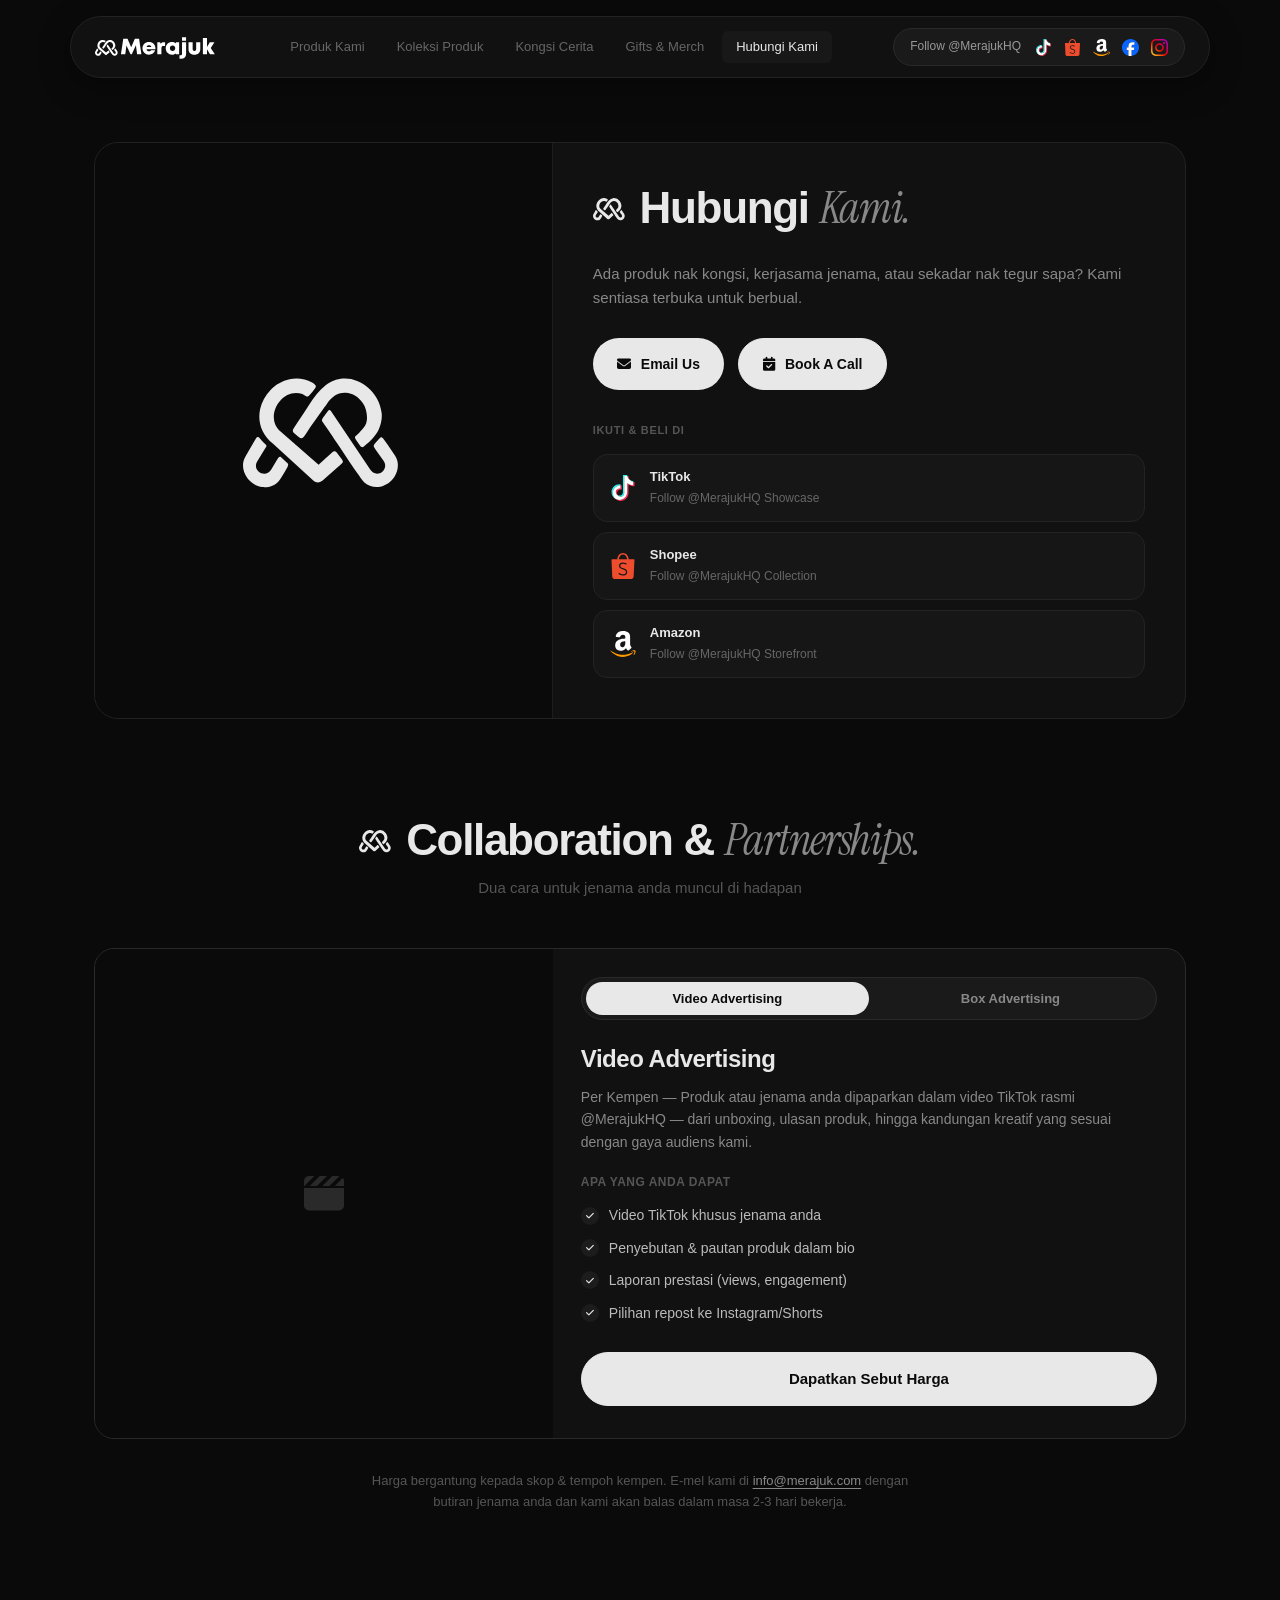
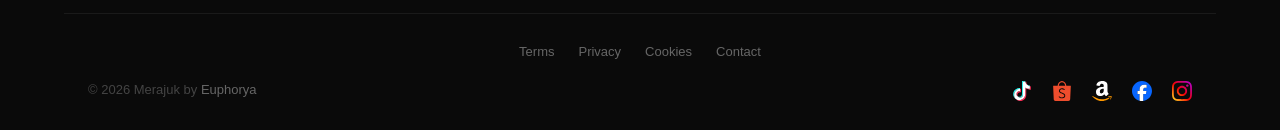
<file: contact.html>
<!DOCTYPE html>
<html lang="ms">
<head>
  <meta charset="UTF-8">
  <meta name="viewport" content="width=device-width, initial-scale=1.0">
  <link rel="stylesheet" href="https://cdnjs.cloudflare.com/ajax/libs/font-awesome/6.5.1/css/all.min.css" referrerpolicy="no-referrer">
  <link rel="preconnect" href="https://fonts.googleapis.com">
  <link rel="preconnect" href="https://fonts.gstatic.com" crossorigin>
  <link href="https://fonts.googleapis.com/css2?family=Instrument+Serif:ital@0;1&display=swap" rel="stylesheet">
  <link rel="shortcut icon" type="image/png" href="images/favicon.png"/>
  <meta name="robots" content="index, follow" />
  <meta name="author" content="Merajuk.com" />
  <meta name="theme-color" content="#0a0a0a" />
  <meta property="og:locale" content="ms_MY" />
  <meta property="og:site_name" content="Merajuk.com" />
  <title>Hubungi Kami | Merajuk.com</title>
  <meta name="description" content="Hubungi Merajuk.com — e-mel, media sosial, dan peluang kerjasama jenama melalui Video Advertising & Box Advertising." />
  <meta property="og:type" content="website" />
  <meta property="og:url" content="https://merajuk.com/contact.html" />
  <meta property="og:title" content="Hubungi Kami | Merajuk.com" />
  <meta property="og:description" content="Hubungi Merajuk.com — e-mel, media sosial, dan peluang kerjasama jenama melalui Video Advertising & Box Advertising." />
  <link rel="canonical" href="https://merajuk.com/contact.html" />
  <style>

    * { margin: 0; padding: 0; box-sizing: border-box; }

    body {
      font-family: -apple-system, BlinkMacSystemFont, 'Segoe UI', 'Helvetica Neue', Arial, sans-serif;
      background-color: #0a0a0a;
      color: #e8e8e8;
      line-height: 1.6;
    }

    a { color: inherit; }

    @keyframes fadeInDown {
      from { opacity: 0; transform: translateY(-20px); }
      to   { opacity: 1; transform: translateY(0); }
    }
    @keyframes fadeInUp {
      from { opacity: 0; transform: translateY(24px); }
      to   { opacity: 1; transform: translateY(0); }
    }

    .page-wrap { max-width: 1200px; margin: 0 auto; padding: 0 24px; }

    /* ── NAVBAR ── */
    .navbar {
      position: sticky;
      top: 16px;
      z-index: 100;
      max-width: 1140px;
      margin: 16px auto 0;
      background: rgba(20,20,20,0.75);
      backdrop-filter: blur(16px);
      -webkit-backdrop-filter: blur(16px);
      border: 1px solid #222;
      border-radius: 999px;
      box-shadow: 0 8px 32px rgba(0,0,0,0.4);
      animation: fadeInDown 0.5s ease both;
      transition: border-radius 0.2s;
    }

    .navbar:has(.nav-mobile-menu.open) { border-radius: 28px; }

    .navbar-inner {
      max-width: 1200px;
      margin: 0 auto;
      padding: 0 24px;
      height: 60px;
      display: flex;
      align-items: center;
      justify-content: space-between;
      gap: 32px;
    }

    .nav-logo { display: flex; align-items: center; flex-shrink: 0; }

    .nav-links {
      display: flex;
      align-items: center;
      gap: 4px;
      flex: 1;
      justify-content: center;
    }

    .nav-link {
      font-size: 13px;
      color: #666;
      text-decoration: none;
      padding: 6px 14px;
      border-radius: 6px;
      transition: color 0.2s, background 0.2s;
      white-space: nowrap;
    }

    .nav-link:hover, .nav-link.active { color: #e8e8e8; background: #181818; }

    .nav-mobile-toggle {
      display: none;
      background: transparent;
      border: none;
      color: #888;
      font-size: 18px;
      padding: 8px;
      cursor: pointer;
      border-radius: 6px;
    }

    .nav-social {
      display: flex;
      align-items: center;
      gap: 14px;
      flex-shrink: 0;
      padding: 8px 16px;
      background: #1a1a1a;
      border: 1px solid #2a2a2a;
      border-radius: 999px;
    }

    .nav-social-label { font-size: 12px; color: #999; white-space: nowrap; }
    .nav-social-icons { display: flex; align-items: center; gap: 12px; }
    .nav-social-link { display: flex; align-items: center; transition: opacity 0.2s, transform 0.2s; }
    .nav-social-link:hover { opacity: 0.7; transform: translateY(-1px); }
    .nav-social-link svg { width: 17px; height: 17px; flex-shrink: 0; }

    .nav-mobile-menu {
      display: none;
      flex-direction: column;
      padding: 8px 16px 16px;
      border-top: 1px solid #262626;
      gap: 2px;
      background: rgba(14,14,14,0.97);
    }

    .nav-mobile-menu.open {
      display: flex;
      border-bottom-left-radius: 24px;
      border-bottom-right-radius: 24px;
    }

    .nav-mobile-link {
      font-size: 15px;
      color: #aaa;
      text-decoration: none;
      padding: 10px 12px;
      border-radius: 6px;
      transition: color 0.2s, background 0.2s;
    }

    .nav-mobile-link:hover { color: #fff; background: #1c1c1c; }

    .nav-mobile-social {
      display: flex;
      flex-direction: column;
      align-items: center;
      gap: 10px;
      margin-top: 8px;
      padding: 12px 16px;
      background: #1e1e1e;
      border: 1px solid #2e2e2e;
      border-radius: 10px;
    }

    .nav-mobile-social-label { font-size: 14px; font-weight: 500; color: #fff; }
    .nav-mobile-social-icons { display: flex; align-items: center; gap: 18px; }
    .nav-mobile-social-icons a { display: flex; align-items: center; transition: opacity 0.2s; }
    .nav-mobile-social-icons a:hover { opacity: 0.7; }
    .nav-mobile-social-icons svg { width: 22px; height: 22px; }

    @media (max-width: 640px) {
      .navbar {
        position: fixed;
        top: 12px;
        left: 12px;
        right: 12px;
        margin: 0;
        max-width: none;
      }
      body { padding-top: 76px; }
      .navbar-inner { padding: 0 16px; height: 56px; }
      .nav-links { display: none; }
      .nav-social { display: none; }
      .nav-mobile-toggle { display: block; }
      .page-wrap { padding-left: 0; padding-right: 0; }
      .contact-hero { padding-left: 16px; padding-right: 16px; }
      .collab-section { padding-left: 16px; padding-right: 16px; }
    }

    .hero-accent {
      color: #888;
      font-family: 'Instrument Serif', serif;
      font-style: italic;
      font-weight: 400;
      display: inline-block;
    }

    .section-icon { width: 26px; height: auto; color: #e8e8e8; flex-shrink: 0; }
    .page-title .section-icon, .collab-title .section-icon { width: auto; height: 0.85em; margin-right: 14px; }

    /* ── PAGE HERO ── */
    .page-hero {
      max-width: 800px;
      margin: 0 auto;
      padding: 64px 24px 24px;
      text-align: center;
      animation: fadeInUp 0.6s ease both;
    }

    .page-eyebrow {
      display: flex;
      align-items: center;
      justify-content: center;
      gap: 8px;
      font-size: 12px;
      color: #555;
      margin-bottom: 20px;
    }

    .page-eyebrow a { color: #888; text-decoration: none; }
    .page-eyebrow a:hover { color: #e8e8e8; }

    .page-title {
      font-size: clamp(32px, 5vw, 52px);
      font-weight: 700;
      letter-spacing: -0.03em;
      line-height: 1.1;
      margin-bottom: 14px;
      display: flex;
      align-items: center;
      justify-content: center;
      gap: 14px;
    }

    .page-meta { font-size: 13px; color: #555; }

    /* ── LEGAL CONTENT ── */
    .legal-content {
      max-width: 760px;
      margin: 0 auto;
      padding: 24px 24px 100px;
      animation: fadeInUp 0.7s 0.1s ease both;
    }

    .legal-content h2 {
      font-size: 22px;
      font-weight: 700;
      letter-spacing: -0.01em;
      color: #e8e8e8;
      margin: 40px 0 14px;
    }

    .legal-content h2:first-child { margin-top: 0; }

    .legal-content p {
      font-size: 15px;
      color: #999;
      margin-bottom: 14px;
    }

    .legal-content ul {
      list-style: none;
      margin-bottom: 14px;
    }

    .legal-content ul li {
      font-size: 15px;
      color: #999;
      padding-left: 22px;
      position: relative;
      margin-bottom: 10px;
    }

    .legal-content ul li::before {
      content: "";
      position: absolute;
      left: 0;
      top: 9px;
      width: 6px;
      height: 6px;
      border-radius: 50%;
      background: #444;
    }

    .legal-content strong { color: #c4c4c4; font-weight: 600; }

    .legal-content a.inline-link { color: #e8e8e8; text-decoration: underline; text-underline-offset: 3px; }
    .legal-content a.inline-link:hover { color: #fff; }

    .legal-divider { border: none; border-top: 1px solid #1c1c1c; margin: 40px 0; }

    .legal-email-box {
      margin-top: 32px;
      padding: 20px 24px;
      background: #111;
      border: 1px solid #222;
      border-radius: 16px;
      display: flex;
      align-items: center;
      gap: 14px;
      flex-wrap: wrap;
    }

    .legal-email-box i { color: #888; font-size: 18px; }
    .legal-email-box a { font-size: 15px; color: #e8e8e8; text-decoration: none; font-weight: 600; }
    .legal-email-box a:hover { text-decoration: underline; }

    /* ── CONTACT PAGE ── */
    .contact-hero {
      max-width: 1140px;
      margin: 0 auto;
      padding: 64px 24px 0;
      animation: fadeInUp 0.6s ease both;
    }

    .contact-card {
      background: #111;
      border: 1px solid #222;
      border-radius: 24px;
      overflow: hidden;
      display: flex;
      align-items: stretch;
    }

    .contact-icon-panel {
      flex: 0 0 42%;
      aspect-ratio: 1 / 1;
      align-self: flex-start;
      background: #0a0a0a;
      border-right: 1px solid #1c1c1c;
      display: flex;
      align-items: center;
      justify-content: center;
      padding: 40px;
    }

    .contact-icon-panel .section-icon { width: 160px; height: auto; color: #e8e8e8; }

    .contact-details {
      flex: 1;
      padding: 40px;
      min-width: 0;
    }

    .contact-logo { margin-bottom: 28px; }
    .contact-logo svg { width: 150px; height: auto; }

    .contact-title {
      display: inline-flex;
      align-items: flex-start;
      flex-wrap: nowrap;
      font-size: clamp(28px, 4vw, 44px);
      font-weight: 700;
      letter-spacing: -0.03em;
      line-height: 1.15;
      margin-bottom: 28px;
    }
    .contact-title .section-icon { width: auto; height: 0.85em; margin-right: 14px; margin-top: 0.15em; flex-shrink: 0; }
    .contact-title .title-text { white-space: normal; }

    .contact-tagline {
      font-size: 15px;
      color: #888;
      margin-bottom: 28px;
      line-height: 1.6;
    }

    .contact-email-btn {
      display: inline-flex;
      align-items: center;
      gap: 10px;
      padding: 14px 24px;
      background: #e8e8e8;
      color: #0a0a0a;
      border-radius: 999px;
      text-decoration: none;
      font-size: 14px;
      font-weight: 600;
      margin-bottom: 32px;
      transition: transform 0.2s ease;
    }
    .contact-email-btn:hover { transform: translateY(-2px); }

    .contact-actions {
      display: flex;
      flex-wrap: wrap;
      gap: 14px;
      margin-bottom: 32px;
    }
    .contact-actions .contact-email-btn { margin-bottom: 0; }

    .contact-book-call-btn {
      display: inline-flex;
      align-items: center;
      gap: 10px;
      padding: 14px 24px;
      background: #e8e8e8;
      color: #0a0a0a;
      border: 1px solid #e8e8e8;
      border-radius: 999px;
      text-decoration: none;
      font-size: 14px;
      font-weight: 600;
      transition: transform 0.2s ease, background 0.2s ease, color 0.2s ease;
    }
    .contact-book-call-btn:hover {
      transform: translateY(-2px);
      background: #fff;
      color: #0a0a0a;
    }

    .contact-social-label {
      font-size: 11px;
      font-weight: 600;
      letter-spacing: 0.06em;
      text-transform: uppercase;
      color: #555;
      margin-bottom: 14px;
    }

    .contact-social-grid { display: flex; flex-direction: column; gap: 10px; }

    .contact-social-item {
      display: flex;
      align-items: center;
      gap: 14px;
      padding: 12px 16px;
      background: #161616;
      border: 1px solid #232323;
      border-radius: 14px;
      text-decoration: none;
      transition: border-color 0.2s ease, transform 0.2s ease;
    }

    .contact-social-item:hover { border-color: #3a3a3a; transform: translateX(2px); }

    .contact-social-item .icon-wrap {
      width: 26px;
      height: 26px;
      flex-shrink: 0;
      display: flex;
      align-items: center;
      justify-content: center;
    }

    .contact-social-item .icon-wrap svg { width: 100%; height: 100%; }

    .contact-social-item .label { display: flex; flex-direction: column; gap: 2px; }
    .contact-social-item .label .platform { font-size: 13px; color: #e8e8e8; font-weight: 600; }
    .contact-social-item .label .handle { font-size: 12px; color: #666; }

    @media (max-width: 768px) {
      .contact-card { flex-direction: column; max-width: 420px; margin: 0 auto; }
      .contact-icon-panel { flex: none; width: 100%; aspect-ratio: 1 / 1; border-right: none; border-bottom: 1px solid #1c1c1c; padding: 32px; }
      .contact-icon-panel .section-icon { width: 100px; }
    }

    /* ── COLLAB / PRICING (reuses pricing-card pattern) ── */
    .collab-section {
      max-width: 1140px;
      margin: 96px auto 0;
      padding: 0 24px;
      text-align: center;
      animation: fadeInUp 0.6s ease both;
    }

    .collab-title {
      display: inline-flex;
      align-items: center;
      flex-wrap: wrap;
      justify-content: center;
      font-size: clamp(26px, 4vw, 44px);
      font-weight: 700;
      letter-spacing: -0.03em;
      line-height: 1.15;
      margin-bottom: 10px;
    }
    .collab-title .title-text { white-space: normal; }

    .collab-sub { font-size: 15px; color: #555; margin-bottom: 48px; }

    .pricing-grid {
      display: grid;
      grid-template-columns: 1fr;
      max-width: 1140px;
      margin: 0 auto;
    }

    .pricing-card {
      background: #111;
      border: 1px solid #222;
      border-radius: 20px;
      overflow: hidden;
      display: flex;
      flex-direction: row;
      transition: border-color 0.25s ease, transform 0.25s ease;
      text-align: left;
    }

    .pricing-card:hover { border-color: #333; }
    .pricing-card.featured { border-color: #2a2a2a; }

    .pricing-icon-banner {
      flex: 0 0 42%;
      aspect-ratio: 1 / 1;
      align-self: flex-start;
      background: #0a0a0a;
      display: flex;
      align-items: center;
      justify-content: center;
    }

    .pricing-icon-banner i { font-size: 40px; color: #2a2a2a; }

    .pricing-body { padding: 28px 28px 32px; display: flex; flex-direction: column; flex: 1; }

    .pricing-badge {
      display: inline-block;
      align-self: flex-start;
      padding: 4px 12px;
      border-radius: 999px;
      background: #1c1c1c;
      border: 1px solid #2a2a2a;
      font-size: 11px;
      font-weight: 600;
      letter-spacing: 0.04em;
      text-transform: uppercase;
      color: #aaa;
      margin-bottom: 14px;
    }

    .pricing-card.featured .pricing-badge { background: #e8e8e8; color: #0a0a0a; border-color: #e8e8e8; }

    .pricing-plan-toggle {
      position: relative;
      display: inline-flex;
      background: #1a1a1a;
      border: 1px solid #2a2a2a;
      border-radius: 999px;
      padding: 4px;
      margin-bottom: 20px;
    }

    .pricing-plan-slider {
      position: absolute;
      top: 4px;
      left: 4px;
      width: calc(50% - 4px);
      height: calc(100% - 8px);
      background: #e8e8e8;
      border-radius: 999px;
      transition: transform 0.3s cubic-bezier(0.65, 0, 0.35, 1);
      z-index: 0;
    }

    .pricing-plan-toggle[data-active="box"] .pricing-plan-slider {
      transform: translateX(100%);
    }

    .pricing-plan-btn {
      position: relative;
      z-index: 1;
      flex: 1;
      padding: 9px 18px;
      border-radius: 999px;
      border: none;
      background: transparent;
      color: #888;
      font-size: 13px;
      font-weight: 600;
      cursor: pointer;
      white-space: nowrap;
      appearance: none;
      outline: none;
      font-family: inherit;
      transition: color 0.2s ease;
    }

    .pricing-plan-btn:hover { color: #ccc; }

    .pricing-plan-btn.active { color: #0a0a0a; }

    @media (max-width: 480px) {
      .pricing-plan-toggle { width: 100%; }
      .pricing-plan-btn { padding: 9px 12px; font-size: 12px; }
    }

    .pricing-title {
      display: flex;
      align-items: center;
      gap: 10px;
      font-size: 24px;
      font-weight: 700;
      letter-spacing: -0.02em;
      color: #e8e8e8;
      margin-bottom: 8px;
    }

    .pricing-desc { font-size: 14px; color: #888; line-height: 1.6; margin-bottom: 20px; }

    .pricing-features-label {
      font-size: 12px;
      font-weight: 600;
      letter-spacing: 0.04em;
      text-transform: uppercase;
      color: #555;
      margin-bottom: 12px;
    }

    .pricing-features { list-style: none; display: flex; flex-direction: column; gap: 10px; margin-bottom: 28px; }
    .pricing-features li { display: flex; align-items: center; gap: 10px; font-size: 14px; color: #bbb; }
    .pricing-features li i {
      width: 18px; height: 18px; flex-shrink: 0;
      display: flex; align-items: center; justify-content: center;
      border-radius: 50%; background: #1c1c1c; color: #e8e8e8; font-size: 9px;
    }

    .pricing-cta {
      margin-top: auto;
      display: inline-flex;
      align-items: center;
      justify-content: center;
      gap: 8px;
      padding: 14px 28px;
      background: transparent;
      color: #e8e8e8;
      border: 1px solid #2a2a2a;
      border-radius: 999px;
      font-size: 15px;
      font-weight: 600;
      text-decoration: none;
      transition: transform 0.2s ease, background 0.2s ease, color 0.2s ease;
    }

    .pricing-card.featured .pricing-cta { background: #e8e8e8; color: #0a0a0a; border-color: #e8e8e8; }
    .pricing-cta:hover { transform: translateY(-2px); background: #e8e8e8; color: #0a0a0a; }

    .collab-note { max-width: 560px; margin: 32px auto 0; font-size: 13px; color: #555; }
    .collab-note a { color: #888; text-decoration: underline; text-underline-offset: 3px; }

    @media (max-width: 768px) {
      .pricing-grid { max-width: 420px; }
      .pricing-card { flex-direction: column; }
      .pricing-icon-banner { flex: none; width: 100%; aspect-ratio: 1 / 1; align-self: auto; }
    }

    /* ── FOOTER ── */
    footer {
      max-width: 1200px;
      margin: 100px auto 0;
      padding: 28px 24px;
      border-top: 1px solid #1a1a1a;
      display: flex;
      flex-direction: column;
      gap: 18px;
    }

    .footer-links {
      display: flex;
      justify-content: center;
      gap: 24px;
      flex-wrap: wrap;
    }

    .footer-links a {
      font-size: 13px;
      color: #666;
      text-decoration: none;
      transition: color 0.2s;
    }
    .footer-links a:hover { color: #e8e8e8; }

    .footer-bottom {
      display: flex;
      align-items: center;
      justify-content: space-between;
      flex-wrap: wrap;
      gap: 12px;
    }

    .footer-left { font-size: 13px; color: #444; }
    .footer-brand-link { color: #666; text-decoration: none; }
    .footer-brand-link:hover { color: #e8e8e8; }
    .footer-right { display: flex; gap: 20px; }

    .social-link { display: flex; align-items: center; transition: opacity 0.2s; }
    .social-link:hover { opacity: 0.7; }
    .social-svg { width: 20px; height: 20px; }

    @media (max-width: 640px) {
      .footer-bottom { flex-direction: column; text-align: center; justify-content: center; }
      .footer-right { justify-content: center; }
      .contact-actions { flex-wrap: nowrap; gap: 10px; }
      .contact-email-btn, .contact-book-call-btn { flex: 1 1 0; padding: 12px 10px; font-size: 13px; justify-content: center; white-space: nowrap; }
      .collab-title { flex-wrap: nowrap; align-items: flex-start; font-size: clamp(15px, 4.9vw, 34px); }
      .collab-title .section-icon { margin-right: 8px; }
      .collab-title .title-text { white-space: nowrap; }
    }

    @media (max-width: 480px) {
      .contact-title { font-size: clamp(24px, 7vw, 32px); }
      .contact-email-btn, .contact-book-call-btn { padding: 10px 8px; font-size: 12px; gap: 6px; }
      .contact-actions { gap: 8px; }
    }

  </style>
</head>
<body>
  <div class="page-wrap">
  <nav class="navbar">
    <div class="navbar-inner">
      <a href="index.html" class="nav-logo" aria-label="Merajuk Home">
        <svg width="120" height="27" viewBox="0 0 1383 308" fill="none" xmlns="http://www.w3.org/2000/svg"><path d="M534.811 232H485.179L471.435 129.429L424.095 232.509H409.587L362.501 129.683L348.757 232H298.871L325.85 53.8362H374.972L416.968 150.808L459.218 53.8362H508.086L534.811 232ZM696.58 162.007C696.58 166.334 696.325 170.406 695.816 174.733H593.754C596.808 190.513 606.734 198.658 621.751 198.658C632.695 198.658 642.112 193.822 646.439 185.677H693.78C684.108 216.983 656.111 236.581 621.751 236.581C578.737 236.581 547.177 205.275 547.177 163.28C547.177 121.284 578.483 90.2325 621.751 90.2325C666.037 90.2325 696.58 121.793 696.58 162.007ZM621.751 127.392C608.007 127.392 598.335 134.773 594.517 148.518H650.003C645.93 134.773 636.004 127.392 621.751 127.392ZM794.983 94.0503H807.709V137.319H789.129C772.586 137.319 765.459 144.7 765.459 162.262V232H718.118V94.5594H749.933L757.314 109.831C766.986 98.6317 778.694 94.0503 794.983 94.0503ZM934.227 94.5594H969.606V232H932.955L928.883 222.328C917.684 231.491 903.431 236.581 887.396 236.581C845.4 236.581 815.367 206.039 815.367 163.28C815.367 120.775 845.4 90.487 887.396 90.487C903.685 90.487 918.193 95.832 929.392 105.249L934.227 94.5594ZM893.759 194.84C911.575 194.84 924.556 181.351 924.556 163.28C924.556 145.463 911.575 132.228 893.759 132.228C875.942 132.228 862.962 145.463 862.962 163.28C862.962 181.351 875.942 194.84 893.759 194.84ZM1002.79 77.5065V37.2924H1049.62V77.5065H1002.79ZM973.776 284.431V242.69H985.483C996.682 242.69 1002.54 236.327 1002.54 224.619V94.5594H1049.88V228.437C1049.88 263.56 1028.24 284.431 991.592 284.431H973.776ZM1145.69 236.581C1105.22 236.581 1077.98 211.638 1077.98 173.206V94.5594H1125.32V171.17C1125.32 185.677 1133.21 194.077 1145.69 194.077C1158.41 194.077 1166.05 185.423 1166.05 171.17V94.5594H1213.39V173.206C1213.39 211.638 1186.41 236.581 1145.69 236.581ZM1381.06 232H1325.06L1290.7 173.97V232H1243.36V44.928H1290.7V148.518L1323.54 94.5594H1376.73L1333.72 160.225L1381.06 232Z" fill="white"/><path d="M74.71 216.663C71.7774 221.71 71.24 222.931 70.539 224.018C67.0982 229.381 63.9787 235.474 59.8661 240.34C53.5745 247.776 42.0954 251.001 32.6609 249.815C22.5488 248.542 13.2604 242.647 7.21411 234.533C-0.0764284 224.742 -2.76364 210.348 3.51043 199.389C7.44779 192.513 11.4611 185.678 15.4393 178.826C16.3098 177.324 17.2912 175.642 18.3135 173.895L22.0873 167.44C24.0735 164.291 26.5796 165.407 28.5658 167.954C32.5324 172.505 33.5839 173.743 37.79 177.698C40.5064 180.508 39.8404 180.824 38.123 183.575L35.757 187.273L24.1319 206.171C14.417 221.891 37.6848 236.274 47.3997 220.554L57.4534 203.829C59.3637 200.417 61.5193 197.257 64.224 199.535L73.7987 208.344C78.0282 211.534 75.7674 214.192 74.71 216.663Z" fill="white"/><path d="M222.588 176.53C220.456 179.62 219.779 180.677 221.817 183.616L223.582 186.397L237.135 205.534C247.708 220.402 225.807 236.134 215.234 221.266L150.653 124.871C148.526 121.95 146.406 117.148 143.064 121.95L135.16 132.459C131.836 137.77 133.005 137.951 135.902 142.034C148.012 159.764 189.343 221.57 192.766 226.226C196.493 231.291 199.957 237.097 204.315 241.625C210.981 248.553 222.46 250.972 231.643 249.178C241.487 247.256 250.22 240.824 255.624 232.418C262.143 222.277 263.826 207.894 256.95 197.49C252.633 190.965 248.24 184.486 243.888 177.984L238.046 169.888C235.248 165.845 233.653 163.584 229.429 168.544C229.429 168.544 223.786 174.801 222.588 176.53Z" fill="white"/><path d="M121.088 83.92L117.279 88.8096L112.127 94.8616C108.318 99.1495 107.704 96.4973 100.799 93.1091C100.665 93.0624 100.525 93.0098 100.391 92.9631C64.3467 80.3974 34.6004 133.254 63.8736 156.726L123.693 208.876L127.578 212.258L130.739 209.355L150.32 191.374C151.862 189.942 155.005 187.991 157.774 191.076L166.724 202.993C169.096 205.657 169.405 208.408 165.929 211.066L134.384 238.663C128.53 242.746 124.581 243.43 118.593 238.663L50.2856 176.436C43.3105 170.659 37.3285 163.625 33.2802 155.499C27.5669 144.026 26.1298 130.882 28.8287 118.381C31.4634 106.183 37.79 94.8616 46.4826 85.9412C55.181 77.015 66.3797 70.4313 78.6416 67.9135C90.699 65.4366 105.298 66.7627 116.549 73.5625C117.308 74.024 120.264 76.0803 120.264 76.0803C123.834 79.0713 123.559 80.7537 121.088 83.92Z" fill="white"/><path d="M203.989 181.262C214.376 172.809 223.419 164.665 229.214 152.228C233.046 144.003 235.038 133.505 233.91 124.503C231.79 107.579 223.395 92.6828 210.684 81.7412C198.13 70.9339 181.516 64.8292 164.902 67.2068C139.653 70.8287 124.599 91.088 111.642 110.909C103.797 122.908 93.7487 138.243 85.3949 151.013C83.3328 154.29 83.5197 156.311 85.9908 158.73L94.4497 165.98C99.643 170.075 102.476 165.413 103.925 163.462L105.759 160.891C117.04 142.934 128.998 127.161 141.756 109.075C149.608 97.9463 158.925 90.1183 173.349 90.7725C185.529 91.3217 194.689 97.9462 201.518 106.948C208.09 115.618 209.743 127.377 209.112 136.035C208.399 145.837 202.663 151.317 195.84 158.701C194.671 159.968 193.193 161.207 191.815 162.264C188.596 164.881 187.731 165.606 191.16 170.671L197.645 180.251C200.688 184.276 202.458 182.08 203.989 181.262Z" fill="white"/></svg>
      </a>
      <nav class="nav-links" aria-label="Navigasi">
        <a href="index.html#merajuk-products" class="nav-link">Produk Kami</a>
        <a href="index.html#products" class="nav-link">Koleksi Produk</a>
        <a href="index.html#cerita" class="nav-link">Kongsi Cerita</a>
        <a href="corporate.html" class="nav-link">Gifts & Merch</a>
        <a href="contact.html" class="nav-link active">Hubungi Kami</a>
      </nav>
      <div class="nav-social">
        <span class="nav-social-label">Follow @MerajukHQ</span>
        <div class="nav-social-icons">
          <a href="https://merajuk.com/tiktok" target="_blank" rel="noopener noreferrer" class="nav-social-link" aria-label="TikTok @MerajukHQ"><svg viewBox="0 0 346 392" fill="none" xmlns="http://www.w3.org/2000/svg"><path d="M134.652 154.464V138.819C129.33 138.05 124.008 137.729 118.686 137.665C53.2194 137.665 0 190.884 0 256.351C0 295.079 18.9153 331.371 50.6546 353.556C30.9057 332.333 19.1718 303.928 19.1718 272.701C19.0436 208.453 70.4035 155.939 134.652 154.464Z" fill="#25F4EE"/><path d="M137.409 327.331C166.583 327.331 190.756 303.735 191.846 274.817L192.103 16.7353H238.91L238.846 16.3505C237.82 10.9645 237.307 5.45018 237.307 0H172.867L172.739 258.467C171.713 288.347 146.642 311.686 116.826 310.66C108.683 310.404 100.732 308.288 93.4867 304.441C103.361 318.034 119.391 327.331 137.409 327.331Z" fill="#25F4EE"/><path d="M327.075 104.836V89.7036C309.699 89.7036 292.707 84.6382 278.216 75.1484C290.783 89.5754 307.775 100.668 327.075 104.836Z" fill="#25F4EE"/><path d="M278.216 75.1483C263.981 58.8619 256.159 37.9589 256.159 16.2864H238.59C243.142 40.9084 258.018 62.0038 278.216 75.1483Z" fill="#FE2C55"/><path d="M118.622 201.657C88.7418 201.657 64.0557 226.471 64.0557 256.351C64.0557 277.19 76.2384 295.272 93.4866 304.312C75.9819 280.075 81.4321 246.284 105.605 228.715C114.839 222.047 125.995 218.456 137.409 218.456C142.859 218.456 148.245 219.29 153.439 220.957V155.234C148.117 154.465 142.795 154.08 137.409 154.08C136.447 154.08 135.549 154.144 134.587 154.144H134.331L134.203 204.029C129.201 202.426 123.944 201.657 118.622 201.657Z" fill="#FE2C55"/><path d="M327.075 104.066L326.754 104.002V153.823C294.502 153.759 263.084 143.564 236.923 124.649V256.415C236.987 321.689 184.152 374.716 118.814 374.78C118.75 374.78 118.686 374.78 118.558 374.78C93.2303 374.78 69.8265 367.15 50.5265 353.62C72.9043 377.794 104.387 391.515 137.345 391.451C202.811 391.451 256.094 338.232 256.094 272.765V141.705C282.255 160.492 313.61 170.623 345.798 170.559V106.054C339.578 106.054 333.295 105.349 327.075 104.066Z" fill="#FE2C55"/><path d="M237.371 256.415V125.29C263.532 144.077 294.887 154.208 327.075 154.144V104.002C308.096 99.8987 290.911 89.7678 278.216 75.0844C257.633 61.6833 243.399 40.3956 238.846 16.2224H191.654L191.59 274.817C190.564 304.697 165.493 328.037 135.613 327.011C118.814 326.434 103.297 318.098 93.5508 304.441C67.0052 290.591 56.8101 257.826 70.66 231.28C80.0215 213.391 98.488 202.234 118.686 202.234C124.136 202.234 129.522 203.067 134.716 204.735V154.144C70.5318 155.619 18.7871 208.261 18.7871 272.766C18.7871 302.774 30.1363 331.692 50.6546 353.621C70.5959 367.663 94.3202 375.165 118.686 375.165C184.088 375.101 237.371 321.881 237.371 256.415Z" fill="white"/></svg></a>
          <a href="https://merajuk.com/shopee" target="_blank" rel="noopener noreferrer" class="nav-social-link" aria-label="Shopee"><svg viewBox="0 0 364 411" fill="none" xmlns="http://www.w3.org/2000/svg"><path d="M248.174 307.015C245.891 326.659 233.982 342.563 215.539 350.426C205.205 354.783 191.403 357.171 180.333 356.461C163.302 355.751 147.336 351.532 132.434 344.039C127.279 341.202 119.335 335.882 113.275 330.915C111.78 329.495 111.53 328.785 112.614 327.317C113.09 326.456 114.154 324.88 116.336 321.69C119.662 316.987 120.018 316.365 120.372 315.762C121.436 314.236 123.057 314.097 124.751 315.303C124.983 315.539 124.983 315.539 125.112 315.654C125.337 315.901 125.337 315.901 125.945 316.364C126.572 316.845 127.027 317.074 127.139 317.345C143.108 329.846 161.696 336.943 180.461 337.653C206.508 337.301 225.226 325.59 228.675 307.492C232.225 287.795 216.702 270.6 186.346 261.012C176.782 258.175 152.715 248.562 148.272 245.888C127.467 233.702 117.702 217.707 119.121 197.871C121.251 170.458 146.718 150.055 178.904 149.876C193.191 149.876 207.592 152.854 221.254 158.602C226.182 160.698 234.976 165.462 237.901 167.739C239.656 169.04 240.03 170.458 238.948 172.047C238.588 173.017 237.529 174.461 235.7 177.556C233.033 181.623 232.934 181.792 232.45 182.687C231.5 184.18 230.143 184.299 228.336 183.23C213.733 173.299 197.262 168.329 179.266 167.974C156.913 168.329 140.106 181.652 139.024 199.908C138.801 216.307 151.049 228.253 177.572 237.249C231.517 254.629 252.095 274.933 248.174 307.015ZM181.655 24.0227C216.704 24.0227 245.337 57.2778 246.755 98.9669H116.639C117.891 57.2778 146.608 24.0227 181.655 24.0227ZM363.312 106.865C363.312 102.515 359.944 98.9669 355.647 98.9669H355.366H271.254C269.126 43.9636 229.781 0 181.655 0C133.5 0 94.2576 43.9636 92.1587 98.9669H7.69363C3.45755 99.0631 0.0961714 102.533 0.0961714 106.865C0.0961714 107.115 0.0961714 107.225 0.0961714 107.476H0L11.9969 372.781C11.9969 373.498 12.1373 374.222 12.1373 375.084C12.1373 375.252 12.1602 375.304 12.1602 375.62V376.026L12.2487 376.166C14.0546 394.663 27.4177 409.409 45.6809 410.131V410.272H313.598C313.738 410.272 313.821 410.272 313.96 410.272C314.167 410.272 314.167 410.272 314.32 410.272H314.875V410.131C333.398 409.681 348.564 394.663 350.01 375.963L350.091 375.62C350.091 375.444 350.091 375.254 350.091 375.084C350.091 374.544 350.231 374.2 350.231 373.639L363.312 107.225C363.312 107.128 363.312 106.977 363.312 106.865Z" fill="#EE4D2D"/></svg></a>
          <a href="https://merajuk.com/amazon" target="_blank" rel="noopener noreferrer" class="nav-social-link" aria-label="Amazon"><svg viewBox="0 0 427 440" fill="none" xmlns="http://www.w3.org/2000/svg"><path d="M374.404 362.106C192.847 448.512 80.171 376.219 8.04337 332.309C3.58014 329.542 -4.00579 332.956 2.57604 340.516C26.6054 369.652 105.354 439.879 208.145 439.879C311.006 439.879 372.199 383.753 379.854 373.962C387.457 364.254 382.087 358.899 374.402 362.106H374.404ZM425.394 333.947C420.518 327.598 395.747 326.414 380.158 328.329C364.544 330.189 341.108 339.731 343.146 345.461C344.191 347.607 346.326 346.644 357.052 345.68C367.807 344.607 397.937 340.804 404.215 349.011C410.522 357.275 394.605 396.642 391.698 402.991C388.889 409.34 392.771 410.977 398.047 406.749C403.25 402.522 412.67 391.575 418.992 376.084C425.27 360.509 429.1 338.781 425.394 333.947Z" fill="#FF9900"/><path fill-rule="evenodd" clip-rule="evenodd" d="M252.327 185.796C252.327 208.467 252.9 227.374 241.441 247.508C232.192 263.879 217.541 273.946 201.172 273.946C178.826 273.946 165.813 256.921 165.813 231.795C165.813 182.194 210.255 173.191 252.327 173.191V185.796ZM311.012 327.639C307.164 331.076 301.599 331.323 297.261 329.03C277.945 312.988 274.507 305.54 263.867 290.234C231.947 322.81 209.356 332.549 167.942 332.549C118.996 332.549 80.8542 302.347 80.8542 241.861C80.8542 194.636 106.474 162.469 142.894 146.755C174.489 132.839 218.605 130.384 252.327 126.539V119.008C252.327 105.175 253.39 88.8056 245.288 76.8565C238.166 66.1341 224.58 61.714 212.629 61.714C190.449 61.714 170.642 73.0903 165.813 96.6624C164.829 101.902 160.984 107.059 155.746 107.304L99.2696 101.248C94.5234 100.182 89.2856 96.3364 90.595 89.0506C103.609 20.6271 165.402 0 220.731 0C249.051 0 286.045 7.53073 308.391 28.9756C336.711 55.4116 334.009 90.6879 334.009 129.075V219.763C334.009 247.018 345.304 258.967 355.944 273.701C359.708 278.939 360.528 285.243 355.78 289.17C343.912 299.072 322.795 317.49 311.174 327.803L311.01 327.639" fill="white"/></svg></a>
          <a href="https://merajuk.com/facebook" target="_blank" rel="noopener noreferrer" class="nav-social-link" aria-label="Facebook"><svg viewBox="0 0 666.66668 666.66717" xmlns="http://www.w3.org/2000/svg"><defs id="defs13n"><clipPath clipPathUnits="userSpaceOnUse" id="clipPath25n"><path d="M 0,700 H 700 V 0 H 0 Z" id="path23n" /></clipPath></defs><g id="g17n" transform="matrix(1.3333333,0,0,-1.3333333,-133.33333,799.99999)"><g id="g19n"><g id="g21n" clip-path="url(#clipPath25n)"><g id="g27n" transform="translate(600,350)"><path d="m 0,0 c 0,138.071 -111.929,250 -250,250 -138.071,0 -250,-111.929 -250,-250 0,-117.245 80.715,-215.622 189.606,-242.638 v 166.242 h -51.552 V 0 h 51.552 v 32.919 c 0,85.092 38.508,124.532 122.048,124.532 15.838,0 43.167,-3.105 54.347,-6.211 V 81.986 c -5.901,0.621 -16.149,0.932 -28.882,0.932 -40.993,0 -56.832,-15.528 -56.832,-55.9 V 0 h 81.659 l -14.028,-76.396 h -67.631 V -248.169 C -95.927,-233.218 0,-127.818 0,0" style="fill:#0866ff;fill-opacity:1;fill-rule:nonzero;stroke:none" id="path29n" /></g><g id="g31n" transform="translate(447.9175,273.6036)"><path d="M 0,0 14.029,76.396 H -67.63 v 27.019 c 0,40.372 15.838,55.899 56.831,55.899 12.733,0 22.981,-0.31 28.882,-0.931 v 69.253 c -11.18,3.106 -38.509,6.212 -54.347,6.212 -83.539,0 -122.048,-39.441 -122.048,-124.533 V 76.396 h -51.552 V 0 h 51.552 v -166.242 c 19.343,-4.798 39.568,-7.362 60.394,-7.362 10.254,0 20.358,0.632 30.288,1.831 L -67.63,0 Z" style="fill:#ffffff;fill-opacity:1;fill-rule:nonzero;stroke:none" id="path33n" /></g></g></g></g></svg></a>
          <a href="https://merajuk.com/instagram" target="_blank" rel="noopener noreferrer" class="nav-social-link" aria-label="Instagram"><svg viewBox="0 0 534 534" xmlns="http://www.w3.org/2000/svg"><path d="M441.028 124.329C441.028 106.604 426.662 92.2913 409.003 92.2913C391.343 92.2913 376.965 106.604 376.965 124.329C376.965 141.989 391.343 156.301 409.003 156.301C426.662 156.301 441.028 141.989 441.028 124.329Z" fill="url(#navpaint0)"/><path d="M483.701 374.409C482.515 400.412 478.166 414.539 474.556 423.922C469.705 436.363 463.92 445.259 454.537 454.589C445.259 463.92 436.363 469.692 423.922 474.489C414.539 478.153 400.359 482.515 374.357 483.754C346.247 484.993 337.918 485.257 266.634 485.257C195.416 485.257 187.02 484.993 158.91 483.754C132.909 482.515 118.794 478.153 109.41 474.489C96.9037 469.692 88.0743 463.92 78.7437 454.589C69.3469 445.259 63.5617 436.363 58.7778 423.922C55.1661 414.539 50.7519 400.412 49.631 374.409C48.2611 346.299 48.0101 337.838 48.0101 266.699C48.0101 195.415 48.2611 187.02 49.631 158.909C50.7519 132.908 55.1661 118.794 58.7778 109.331C63.5617 96.9034 69.3469 88.0601 78.7437 78.7295C88.0743 69.4128 96.9037 63.6266 109.41 58.7775C118.794 55.1006 132.909 50.804 158.91 49.5655C187.02 48.326 195.416 48.0097 266.634 48.0097C337.918 48.0097 346.247 48.326 374.357 49.5655C400.359 50.804 414.539 55.1006 423.922 58.7775C436.363 63.6266 445.259 69.4128 454.537 78.7295C463.92 88.0601 469.705 96.9034 474.556 109.331C478.166 118.794 482.515 132.908 483.701 158.909C485.006 187.02 485.322 195.415 485.322 266.699C485.322 337.838 485.006 346.299 483.701 374.409ZM531.712 156.722C530.408 128.308 525.926 108.896 519.271 91.988C512.498 74.4467 503.417 59.581 488.551 44.7153C473.752 29.9159 458.886 20.8354 441.345 13.9827C424.371 7.39299 405.024 2.85913 376.597 1.62066C348.17 0.249731 339.091 -0.000351726 266.634 -0.000351726C194.242 -0.000351726 185.097 0.249731 156.67 1.62066C128.309 2.85913 108.975 7.39299 91.9222 13.9827C74.4471 20.8354 59.5814 29.9159 44.7819 44.7153C29.9162 59.581 20.8357 74.4467 13.9959 91.988C7.40616 108.896 2.92569 128.308 1.55477 156.722C0.316291 185.149 0 194.242 0 266.699C0 339.091 0.316291 348.17 1.55477 376.597C2.92569 404.958 7.40616 424.357 13.9959 441.345C20.8357 458.82 29.9162 473.752 44.7819 488.551C59.5814 503.351 74.4471 512.497 91.9222 519.337C108.975 525.926 128.309 530.407 156.67 531.712C185.097 533.017 194.242 533.333 266.634 533.333C339.091 533.333 348.17 533.017 376.597 531.712C405.024 530.407 424.371 525.926 441.345 519.337C458.886 512.497 473.752 503.351 488.551 488.551C503.417 473.752 512.498 458.82 519.271 441.345C525.926 424.357 530.408 404.958 531.712 376.597C533.017 348.17 533.333 339.091 533.333 266.699C533.333 194.242 533.017 185.149 531.712 156.722Z" fill="url(#navpaint1)"/><path d="M266.634 355.512C217.569 355.512 177.756 315.764 177.756 266.699C177.756 217.555 217.569 177.756 266.634 177.756C315.713 177.756 355.578 217.555 355.578 266.699C355.578 315.764 315.713 355.512 266.634 355.512ZM266.634 129.68C191.001 129.68 129.746 191.066 129.746 266.699C129.746 342.267 191.001 403.588 266.634 403.588C342.267 403.588 403.588 342.267 403.588 266.699C403.588 191.066 342.267 129.68 266.634 129.68Z" fill="url(#navpaint2)"/><defs><linearGradient id="navpaint0" x1="4.80935" y1="527.819" x2="488.911" y2="43.7191" gradientUnits="userSpaceOnUse"><stop stop-color="#FFD521"/><stop offset="0.05" stop-color="#FFD521"/><stop offset="0.501119" stop-color="#F50000"/><stop offset="0.95" stop-color="#B900B4"/><stop offset="0.950079" stop-color="#B900B4"/><stop offset="1" stop-color="#B900B4"/></linearGradient><linearGradient id="navpaint1" x1="4.81059" y1="528.483" x2="489.31" y2="43.984" gradientUnits="userSpaceOnUse"><stop stop-color="#FFD521"/><stop offset="0.05" stop-color="#FFD521"/><stop offset="0.501119" stop-color="#F50000"/><stop offset="0.95" stop-color="#B900B4"/><stop offset="0.950079" stop-color="#B900B4"/><stop offset="1" stop-color="#B900B4"/></linearGradient><linearGradient id="navpaint2" x1="4.93664" y1="528.496" x2="489.319" y2="44.1138" gradientUnits="userSpaceOnUse"><stop stop-color="#FFD521"/><stop offset="0.05" stop-color="#FFD521"/><stop offset="0.501119" stop-color="#F50000"/><stop offset="0.95" stop-color="#B900B4"/><stop offset="0.950079" stop-color="#B900B4"/><stop offset="1" stop-color="#B900B4"/></linearGradient></defs></svg></a>
        </div>
      </div>
      <button class="nav-mobile-toggle" onclick="toggleMobileMenu()" aria-label="Menu">
        <i class="fas fa-bars"></i>
      </button>
    </div>
    <div class="nav-mobile-menu" id="mobileMenu">
      <a href="index.html#merajuk-products" class="nav-mobile-link">Produk Kami</a>
      <a href="index.html#products" class="nav-mobile-link">Koleksi Produk</a>
      <a href="index.html#cerita" class="nav-mobile-link">Kongsi Cerita</a>
      <a href="corporate.html" class="nav-mobile-link">Gifts & Merch</a>
      <a href="contact.html" class="nav-mobile-link active">Hubungi Kami</a>
      <div class="nav-mobile-social">
        <span class="nav-mobile-social-label">Follow @MerajukHQ</span>
        <div class="nav-mobile-social-icons">
          <a href="https://merajuk.com/tiktok" target="_blank" rel="noopener noreferrer" aria-label="TikTok @MerajukHQ"><svg viewBox="0 0 346 392" fill="none" xmlns="http://www.w3.org/2000/svg"><path d="M134.652 154.464V138.819C129.33 138.05 124.008 137.729 118.686 137.665C53.2194 137.665 0 190.884 0 256.351C0 295.079 18.9153 331.371 50.6546 353.556C30.9057 332.333 19.1718 303.928 19.1718 272.701C19.0436 208.453 70.4035 155.939 134.652 154.464Z" fill="#25F4EE"/><path d="M137.409 327.331C166.583 327.331 190.756 303.735 191.846 274.817L192.103 16.7353H238.91L238.846 16.3505C237.82 10.9645 237.307 5.45018 237.307 0H172.867L172.739 258.467C171.713 288.347 146.642 311.686 116.826 310.66C108.683 310.404 100.732 308.288 93.4867 304.441C103.361 318.034 119.391 327.331 137.409 327.331Z" fill="#25F4EE"/><path d="M327.075 104.836V89.7036C309.699 89.7036 292.707 84.6382 278.216 75.1484C290.783 89.5754 307.775 100.668 327.075 104.836Z" fill="#25F4EE"/><path d="M278.216 75.1483C263.981 58.8619 256.159 37.9589 256.159 16.2864H238.59C243.142 40.9084 258.018 62.0038 278.216 75.1483Z" fill="#FE2C55"/><path d="M118.622 201.657C88.7418 201.657 64.0557 226.471 64.0557 256.351C64.0557 277.19 76.2384 295.272 93.4866 304.312C75.9819 280.075 81.4321 246.284 105.605 228.715C114.839 222.047 125.995 218.456 137.409 218.456C142.859 218.456 148.245 219.29 153.439 220.957V155.234C148.117 154.465 142.795 154.08 137.409 154.08C136.447 154.08 135.549 154.144 134.587 154.144H134.331L134.203 204.029C129.201 202.426 123.944 201.657 118.622 201.657Z" fill="#FE2C55"/><path d="M327.075 104.066L326.754 104.002V153.823C294.502 153.759 263.084 143.564 236.923 124.649V256.415C236.987 321.689 184.152 374.716 118.814 374.78C118.75 374.78 118.686 374.78 118.558 374.78C93.2303 374.78 69.8265 367.15 50.5265 353.62C72.9043 377.794 104.387 391.515 137.345 391.451C202.811 391.451 256.094 338.232 256.094 272.765V141.705C282.255 160.492 313.61 170.623 345.798 170.559V106.054C339.578 106.054 333.295 105.349 327.075 104.066Z" fill="#FE2C55"/><path d="M237.371 256.415V125.29C263.532 144.077 294.887 154.208 327.075 154.144V104.002C308.096 99.8987 290.911 89.7678 278.216 75.0844C257.633 61.6833 243.399 40.3956 238.846 16.2224H191.654L191.59 274.817C190.564 304.697 165.493 328.037 135.613 327.011C118.814 326.434 103.297 318.098 93.5508 304.441C67.0052 290.591 56.8101 257.826 70.66 231.28C80.0215 213.391 98.488 202.234 118.686 202.234C124.136 202.234 129.522 203.067 134.716 204.735V154.144C70.5318 155.619 18.7871 208.261 18.7871 272.766C18.7871 302.774 30.1363 331.692 50.6546 353.621C70.5959 367.663 94.3202 375.165 118.686 375.165C184.088 375.101 237.371 321.881 237.371 256.415Z" fill="white"/></svg></a>
          <a href="https://merajuk.com/shopee" target="_blank" rel="noopener noreferrer" aria-label="Shopee"><svg viewBox="0 0 364 411" fill="none" xmlns="http://www.w3.org/2000/svg"><path d="M248.174 307.015C245.891 326.659 233.982 342.563 215.539 350.426C205.205 354.783 191.403 357.171 180.333 356.461C163.302 355.751 147.336 351.532 132.434 344.039C127.279 341.202 119.335 335.882 113.275 330.915C111.78 329.495 111.53 328.785 112.614 327.317C113.09 326.456 114.154 324.88 116.336 321.69C119.662 316.987 120.018 316.365 120.372 315.762C121.436 314.236 123.057 314.097 124.751 315.303C124.983 315.539 124.983 315.539 125.112 315.654C125.337 315.901 125.337 315.901 125.945 316.364C126.572 316.845 127.027 317.074 127.139 317.345C143.108 329.846 161.696 336.943 180.461 337.653C206.508 337.301 225.226 325.59 228.675 307.492C232.225 287.795 216.702 270.6 186.346 261.012C176.782 258.175 152.715 248.562 148.272 245.888C127.467 233.702 117.702 217.707 119.121 197.871C121.251 170.458 146.718 150.055 178.904 149.876C193.191 149.876 207.592 152.854 221.254 158.602C226.182 160.698 234.976 165.462 237.901 167.739C239.656 169.04 240.03 170.458 238.948 172.047C238.588 173.017 237.529 174.461 235.7 177.556C233.033 181.623 232.934 181.792 232.45 182.687C231.5 184.18 230.143 184.299 228.336 183.23C213.733 173.299 197.262 168.329 179.266 167.974C156.913 168.329 140.106 181.652 139.024 199.908C138.801 216.307 151.049 228.253 177.572 237.249C231.517 254.629 252.095 274.933 248.174 307.015ZM181.655 24.0227C216.704 24.0227 245.337 57.2778 246.755 98.9669H116.639C117.891 57.2778 146.608 24.0227 181.655 24.0227ZM363.312 106.865C363.312 102.515 359.944 98.9669 355.647 98.9669H355.366H271.254C269.126 43.9636 229.781 0 181.655 0C133.5 0 94.2576 43.9636 92.1587 98.9669H7.69363C3.45755 99.0631 0.0961714 102.533 0.0961714 106.865C0.0961714 107.115 0.0961714 107.225 0.0961714 107.476H0L11.9969 372.781C11.9969 373.498 12.1373 374.222 12.1373 375.084C12.1373 375.252 12.1602 375.304 12.1602 375.62V376.026L12.2487 376.166C14.0546 394.663 27.4177 409.409 45.6809 410.131V410.272H313.598C313.738 410.272 313.821 410.272 313.96 410.272C314.167 410.272 314.167 410.272 314.32 410.272H314.875V410.131C333.398 409.681 348.564 394.663 350.01 375.963L350.091 375.62C350.091 375.444 350.091 375.254 350.091 375.084C350.091 374.544 350.231 374.2 350.231 373.639L363.312 107.225C363.312 107.128 363.312 106.977 363.312 106.865Z" fill="#EE4D2D"/></svg></a>
          <a href="https://merajuk.com/amazon" target="_blank" rel="noopener noreferrer" aria-label="Amazon"><svg viewBox="0 0 427 440" fill="none" xmlns="http://www.w3.org/2000/svg"><path d="M374.404 362.106C192.847 448.512 80.171 376.219 8.04337 332.309C3.58014 329.542 -4.00579 332.956 2.57604 340.516C26.6054 369.652 105.354 439.879 208.145 439.879C311.006 439.879 372.199 383.753 379.854 373.962C387.457 364.254 382.087 358.899 374.402 362.106H374.404ZM425.394 333.947C420.518 327.598 395.747 326.414 380.158 328.329C364.544 330.189 341.108 339.731 343.146 345.461C344.191 347.607 346.326 346.644 357.052 345.68C367.807 344.607 397.937 340.804 404.215 349.011C410.522 357.275 394.605 396.642 391.698 402.991C388.889 409.34 392.771 410.977 398.047 406.749C403.25 402.522 412.67 391.575 418.992 376.084C425.27 360.509 429.1 338.781 425.394 333.947Z" fill="#FF9900"/><path fill-rule="evenodd" clip-rule="evenodd" d="M252.327 185.796C252.327 208.467 252.9 227.374 241.441 247.508C232.192 263.879 217.541 273.946 201.172 273.946C178.826 273.946 165.813 256.921 165.813 231.795C165.813 182.194 210.255 173.191 252.327 173.191V185.796ZM311.012 327.639C307.164 331.076 301.599 331.323 297.261 329.03C277.945 312.988 274.507 305.54 263.867 290.234C231.947 322.81 209.356 332.549 167.942 332.549C118.996 332.549 80.8542 302.347 80.8542 241.861C80.8542 194.636 106.474 162.469 142.894 146.755C174.489 132.839 218.605 130.384 252.327 126.539V119.008C252.327 105.175 253.39 88.8056 245.288 76.8565C238.166 66.1341 224.58 61.714 212.629 61.714C190.449 61.714 170.642 73.0903 165.813 96.6624C164.829 101.902 160.984 107.059 155.746 107.304L99.2696 101.248C94.5234 100.182 89.2856 96.3364 90.595 89.0506C103.609 20.6271 165.402 0 220.731 0C249.051 0 286.045 7.53073 308.391 28.9756C336.711 55.4116 334.009 90.6879 334.009 129.075V219.763C334.009 247.018 345.304 258.967 355.944 273.701C359.708 278.939 360.528 285.243 355.78 289.17C343.912 299.072 322.795 317.49 311.174 327.803L311.01 327.639" fill="white"/></svg></a>
          <a href="https://merajuk.com/facebook" target="_blank" rel="noopener noreferrer" aria-label="Facebook"><svg viewBox="0 0 666.66668 666.66717" xmlns="http://www.w3.org/2000/svg"><defs id="defs13m"><clipPath clipPathUnits="userSpaceOnUse" id="clipPath25m"><path d="M 0,700 H 700 V 0 H 0 Z" id="path23m" /></clipPath></defs><g id="g17m" transform="matrix(1.3333333,0,0,-1.3333333,-133.33333,799.99999)"><g id="g19m"><g id="g21m" clip-path="url(#clipPath25m)"><g id="g27m" transform="translate(600,350)"><path d="m 0,0 c 0,138.071 -111.929,250 -250,250 -138.071,0 -250,-111.929 -250,-250 0,-117.245 80.715,-215.622 189.606,-242.638 v 166.242 h -51.552 V 0 h 51.552 v 32.919 c 0,85.092 38.508,124.532 122.048,124.532 15.838,0 43.167,-3.105 54.347,-6.211 V 81.986 c -5.901,0.621 -16.149,0.932 -28.882,0.932 -40.993,0 -56.832,-15.528 -56.832,-55.9 V 0 h 81.659 l -14.028,-76.396 h -67.631 V -248.169 C -95.927,-233.218 0,-127.818 0,0" style="fill:#0866ff;fill-opacity:1;fill-rule:nonzero;stroke:none" id="path29m" /></g><g id="g31m" transform="translate(447.9175,273.6036)"><path d="M 0,0 14.029,76.396 H -67.63 v 27.019 c 0,40.372 15.838,55.899 56.831,55.899 12.733,0 22.981,-0.31 28.882,-0.931 v 69.253 c -11.18,3.106 -38.509,6.212 -54.347,6.212 -83.539,0 -122.048,-39.441 -122.048,-124.533 V 76.396 h -51.552 V 0 h 51.552 v -166.242 c 19.343,-4.798 39.568,-7.362 60.394,-7.362 10.254,0 20.358,0.632 30.288,1.831 L -67.63,0 Z" style="fill:#ffffff;fill-opacity:1;fill-rule:nonzero;stroke:none" id="path33m" /></g></g></g></g></svg></a>
          <a href="https://merajuk.com/instagram" target="_blank" rel="noopener noreferrer" aria-label="Instagram"><svg viewBox="0 0 534 534" xmlns="http://www.w3.org/2000/svg"><path d="M441.028 124.329C441.028 106.604 426.662 92.2913 409.003 92.2913C391.343 92.2913 376.965 106.604 376.965 124.329C376.965 141.989 391.343 156.301 409.003 156.301C426.662 156.301 441.028 141.989 441.028 124.329Z" fill="url(#mpaint0)"/><path d="M483.701 374.409C482.515 400.412 478.166 414.539 474.556 423.922C469.705 436.363 463.92 445.259 454.537 454.589C445.259 463.92 436.363 469.692 423.922 474.489C414.539 478.153 400.359 482.515 374.357 483.754C346.247 484.993 337.918 485.257 266.634 485.257C195.416 485.257 187.02 484.993 158.91 483.754C132.909 482.515 118.794 478.153 109.41 474.489C96.9037 469.692 88.0743 463.92 78.7437 454.589C69.3469 445.259 63.5617 436.363 58.7778 423.922C55.1661 414.539 50.7519 400.412 49.631 374.409C48.2611 346.299 48.0101 337.838 48.0101 266.699C48.0101 195.415 48.2611 187.02 49.631 158.909C50.7519 132.908 55.1661 118.794 58.7778 109.331C63.5617 96.9034 69.3469 88.0601 78.7437 78.7295C88.0743 69.4128 96.9037 63.6266 109.41 58.7775C118.794 55.1006 132.909 50.804 158.91 49.5655C187.02 48.326 195.416 48.0097 266.634 48.0097C337.918 48.0097 346.247 48.326 374.357 49.5655C400.359 50.804 414.539 55.1006 423.922 58.7775C436.363 63.6266 445.259 69.4128 454.537 78.7295C463.92 88.0601 469.705 96.9034 474.556 109.331C478.166 118.794 482.515 132.908 483.701 158.909C485.006 187.02 485.322 195.415 485.322 266.699C485.322 337.838 485.006 346.299 483.701 374.409ZM531.712 156.722C530.408 128.308 525.926 108.896 519.271 91.988C512.498 74.4467 503.417 59.581 488.551 44.7153C473.752 29.9159 458.886 20.8354 441.345 13.9827C424.371 7.39299 405.024 2.85913 376.597 1.62066C348.17 0.249731 339.091 -0.000351726 266.634 -0.000351726C194.242 -0.000351726 185.097 0.249731 156.67 1.62066C128.309 2.85913 108.975 7.39299 91.9222 13.9827C74.4471 20.8354 59.5814 29.9159 44.7819 44.7153C29.9162 59.581 20.8357 74.4467 13.9959 91.988C7.40616 108.896 2.92569 128.308 1.55477 156.722C0.316291 185.149 0 194.242 0 266.699C0 339.091 0.316291 348.17 1.55477 376.597C2.92569 404.958 7.40616 424.357 13.9959 441.345C20.8357 458.82 29.9162 473.752 44.7819 488.551C59.5814 503.351 74.4471 512.497 91.9222 519.337C108.975 525.926 128.309 530.407 156.67 531.712C185.097 533.017 194.242 533.333 266.634 533.333C339.091 533.333 348.17 533.017 376.597 531.712C405.024 530.407 424.371 525.926 441.345 519.337C458.886 512.497 473.752 503.351 488.551 488.551C503.417 473.752 512.498 458.82 519.271 441.345C525.926 424.357 530.408 404.958 531.712 376.597C533.017 348.17 533.333 339.091 533.333 266.699C533.333 194.242 533.017 185.149 531.712 156.722Z" fill="url(#mpaint1)"/><path d="M266.634 355.512C217.569 355.512 177.756 315.764 177.756 266.699C177.756 217.555 217.569 177.756 266.634 177.756C315.713 177.756 355.578 217.555 355.578 266.699C355.578 315.764 315.713 355.512 266.634 355.512ZM266.634 129.68C191.001 129.68 129.746 191.066 129.746 266.699C129.746 342.267 191.001 403.588 266.634 403.588C342.267 403.588 403.588 342.267 403.588 266.699C403.588 191.066 342.267 129.68 266.634 129.68Z" fill="url(#mpaint2)"/><defs><linearGradient id="mpaint0" x1="4.80935" y1="527.819" x2="488.911" y2="43.7191" gradientUnits="userSpaceOnUse"><stop stop-color="#FFD521"/><stop offset="0.05" stop-color="#FFD521"/><stop offset="0.501119" stop-color="#F50000"/><stop offset="0.95" stop-color="#B900B4"/><stop offset="0.950079" stop-color="#B900B4"/><stop offset="1" stop-color="#B900B4"/></linearGradient><linearGradient id="mpaint1" x1="4.81059" y1="528.483" x2="489.31" y2="43.984" gradientUnits="userSpaceOnUse"><stop stop-color="#FFD521"/><stop offset="0.05" stop-color="#FFD521"/><stop offset="0.501119" stop-color="#F50000"/><stop offset="0.95" stop-color="#B900B4"/><stop offset="0.950079" stop-color="#B900B4"/><stop offset="1" stop-color="#B900B4"/></linearGradient><linearGradient id="mpaint2" x1="4.93664" y1="528.496" x2="489.319" y2="44.1138" gradientUnits="userSpaceOnUse"><stop stop-color="#FFD521"/><stop offset="0.05" stop-color="#FFD521"/><stop offset="0.501119" stop-color="#F50000"/><stop offset="0.95" stop-color="#B900B4"/><stop offset="0.950079" stop-color="#B900B4"/><stop offset="1" stop-color="#B900B4"/></linearGradient></defs></svg></a>
        </div>
      </div>
    </div>
  </nav>

    <section class="contact-hero">
      <div class="contact-card">
        <div class="contact-icon-panel">
          <svg class="section-icon" viewBox="0 0 270 308" fill="none" xmlns="http://www.w3.org/2000/svg"><path d="M74.71 216.663C71.7774 221.71 71.24 222.931 70.539 224.018C67.0982 229.381 63.9787 235.474 59.8661 240.34C53.5745 247.776 42.0954 251.001 32.6609 249.815C22.5488 248.542 13.2604 242.647 7.21411 234.533C-0.0764284 224.742 -2.76364 210.348 3.51043 199.389C7.44779 192.513 11.4611 185.678 15.4393 178.826C16.3098 177.324 17.2912 175.642 18.3135 173.895L22.0873 167.44C24.0735 164.291 26.5796 165.407 28.5658 167.954C32.5324 172.505 33.5839 173.743 37.79 177.698C40.5064 180.508 39.8404 180.824 38.123 183.575L35.757 187.273L24.1319 206.171C14.417 221.891 37.6848 236.274 47.3997 220.554L57.4534 203.829C59.3637 200.417 61.5193 197.257 64.224 199.535L73.7987 208.344C78.0282 211.534 75.7674 214.192 74.71 216.663Z" fill="currentColor"/><path d="M222.588 176.53C220.456 179.62 219.779 180.677 221.817 183.616L223.582 186.397L237.135 205.534C247.708 220.402 225.807 236.134 215.234 221.266L150.653 124.871C148.526 121.95 146.406 117.148 143.064 121.95L135.16 132.459C131.836 137.77 133.005 137.951 135.902 142.034C148.012 159.764 189.343 221.57 192.766 226.226C196.493 231.291 199.957 237.097 204.315 241.625C210.981 248.553 222.46 250.972 231.643 249.178C241.487 247.256 250.22 240.824 255.624 232.418C262.143 222.277 263.826 207.894 256.95 197.49C252.633 190.965 248.24 184.486 243.888 177.984L238.046 169.888C235.248 165.845 233.653 163.584 229.429 168.544C229.429 168.544 223.786 174.801 222.588 176.53Z" fill="currentColor"/><path d="M121.088 83.92L117.279 88.8096L112.127 94.8616C108.318 99.1495 107.704 96.4973 100.799 93.1091C100.665 93.0624 100.525 93.0098 100.391 92.9631C64.3467 80.3974 34.6004 133.254 63.8736 156.726L123.693 208.876L127.578 212.258L130.739 209.355L150.32 191.374C151.862 189.942 155.005 187.991 157.774 191.076L166.724 202.993C169.096 205.657 169.405 208.408 165.929 211.066L134.384 238.663C128.53 242.746 124.581 243.43 118.593 238.663L50.2856 176.436C43.3105 170.659 37.3285 163.625 33.2802 155.499C27.5669 144.026 26.1298 130.882 28.8287 118.381C31.4634 106.183 37.79 94.8616 46.4826 85.9412C55.181 77.015 66.3797 70.4313 78.6416 67.9135C90.699 65.4366 105.298 66.7627 116.549 73.5625C117.308 74.024 120.264 76.0803 120.264 76.0803C123.834 79.0713 123.559 80.7537 121.088 83.92Z" fill="currentColor"/><path d="M203.989 181.262C214.376 172.809 223.419 164.665 229.214 152.228C233.046 144.003 235.038 133.505 233.91 124.503C231.79 107.579 223.395 92.6828 210.684 81.7412C198.13 70.9339 181.516 64.8292 164.902 67.2068C139.653 70.8287 124.599 91.088 111.642 110.909C103.797 122.908 93.7487 138.243 85.3949 151.013C83.3328 154.29 83.5197 156.311 85.9908 158.73L94.4497 165.98C99.643 170.075 102.476 165.413 103.925 163.462L105.759 160.891C117.04 142.934 128.998 127.161 141.756 109.075C149.608 97.9463 158.925 90.1183 173.349 90.7725C185.529 91.3217 194.689 97.9462 201.518 106.948C208.09 115.618 209.743 127.377 209.112 136.035C208.399 145.837 202.663 151.317 195.84 158.701C194.671 159.968 193.193 161.207 191.815 162.264C188.596 164.881 187.731 165.606 191.16 170.671L197.645 180.251C200.688 184.276 202.458 182.08 203.989 181.262Z" fill="currentColor"/></svg>
        </div>
        <div class="contact-details">
        <h2 class="contact-title"><svg class="section-icon" viewBox="0 0 270 308" fill="none" xmlns="http://www.w3.org/2000/svg"><path d="M74.71 216.663C71.7774 221.71 71.24 222.931 70.539 224.018C67.0982 229.381 63.9787 235.474 59.8661 240.34C53.5745 247.776 42.0954 251.001 32.6609 249.815C22.5488 248.542 13.2604 242.647 7.21411 234.533C-0.0764284 224.742 -2.76364 210.348 3.51043 199.389C7.44779 192.513 11.4611 185.678 15.4393 178.826C16.3098 177.324 17.2912 175.642 18.3135 173.895L22.0873 167.44C24.0735 164.291 26.5796 165.407 28.5658 167.954C32.5324 172.505 33.5839 173.743 37.79 177.698C40.5064 180.508 39.8404 180.824 38.123 183.575L35.757 187.273L24.1319 206.171C14.417 221.891 37.6848 236.274 47.3997 220.554L57.4534 203.829C59.3637 200.417 61.5193 197.257 64.224 199.535L73.7987 208.344C78.0282 211.534 75.7674 214.192 74.71 216.663Z" fill="currentColor"/><path d="M222.588 176.53C220.456 179.62 219.779 180.677 221.817 183.616L223.582 186.397L237.135 205.534C247.708 220.402 225.807 236.134 215.234 221.266L150.653 124.871C148.526 121.95 146.406 117.148 143.064 121.95L135.16 132.459C131.836 137.77 133.005 137.951 135.902 142.034C148.012 159.764 189.343 221.57 192.766 226.226C196.493 231.291 199.957 237.097 204.315 241.625C210.981 248.553 222.46 250.972 231.643 249.178C241.487 247.256 250.22 240.824 255.624 232.418C262.143 222.277 263.826 207.894 256.95 197.49C252.633 190.965 248.24 184.486 243.888 177.984L238.046 169.888C235.248 165.845 233.653 163.584 229.429 168.544C229.429 168.544 223.786 174.801 222.588 176.53Z" fill="currentColor"/><path d="M121.088 83.92L117.279 88.8096L112.127 94.8616C108.318 99.1495 107.704 96.4973 100.799 93.1091C100.665 93.0624 100.525 93.0098 100.391 92.9631C64.3467 80.3974 34.6004 133.254 63.8736 156.726L123.693 208.876L127.578 212.258L130.739 209.355L150.32 191.374C151.862 189.942 155.005 187.991 157.774 191.076L166.724 202.993C169.096 205.657 169.405 208.408 165.929 211.066L134.384 238.663C128.53 242.746 124.581 243.43 118.593 238.663L50.2856 176.436C43.3105 170.659 37.3285 163.625 33.2802 155.499C27.5669 144.026 26.1298 130.882 28.8287 118.381C31.4634 106.183 37.79 94.8616 46.4826 85.9412C55.181 77.015 66.3797 70.4313 78.6416 67.9135C90.699 65.4366 105.298 66.7627 116.549 73.5625C117.308 74.024 120.264 76.0803 120.264 76.0803C123.834 79.0713 123.559 80.7537 121.088 83.92Z" fill="currentColor"/><path d="M203.989 181.262C214.376 172.809 223.419 164.665 229.214 152.228C233.046 144.003 235.038 133.505 233.91 124.503C231.79 107.579 223.395 92.6828 210.684 81.7412C198.13 70.9339 181.516 64.8292 164.902 67.2068C139.653 70.8287 124.599 91.088 111.642 110.909C103.797 122.908 93.7487 138.243 85.3949 151.013C83.3328 154.29 83.5197 156.311 85.9908 158.73L94.4497 165.98C99.643 170.075 102.476 165.413 103.925 163.462L105.759 160.891C117.04 142.934 128.998 127.161 141.756 109.075C149.608 97.9463 158.925 90.1183 173.349 90.7725C185.529 91.3217 194.689 97.9462 201.518 106.948C208.09 115.618 209.743 127.377 209.112 136.035C208.399 145.837 202.663 151.317 195.84 158.701C194.671 159.968 193.193 161.207 191.815 162.264C188.596 164.881 187.731 165.606 191.16 170.671L197.645 180.251C200.688 184.276 202.458 182.08 203.989 181.262Z" fill="currentColor"/></svg><span class="title-text">Hubungi <span class="hero-accent">Kami.</span></span></h2>
        <p class="contact-tagline">Ada produk nak kongsi, kerjasama jenama, atau sekadar nak tegur sapa? Kami sentiasa terbuka untuk berbual.</p>
        <div class="contact-actions">
          <a href="mailto:info@merajuk.com" class="contact-email-btn">
            <i class="fas fa-envelope"></i> Email Us
          </a>
          <a href="https://merajuk.com/bookacall" target="_blank" rel="noopener noreferrer" class="contact-book-call-btn">
            <i class="fas fa-calendar-check"></i> Book A Call
          </a>
        </div>

        <p class="contact-social-label">Ikuti &amp; Beli Di</p>
        <div class="contact-social-grid">
          <a href="https://merajuk.com/tiktok" target="_blank" rel="noopener noreferrer" class="contact-social-item">
            <span class="icon-wrap"><svg class="social-svg" viewBox="0 0 346 392" fill="none" xmlns="http://www.w3.org/2000/svg"><path d="M134.652 154.464V138.819C129.33 138.05 124.008 137.729 118.686 137.665C53.2194 137.665 0 190.884 0 256.351C0 295.079 18.9153 331.371 50.6546 353.556C30.9057 332.333 19.1718 303.928 19.1718 272.701C19.0436 208.453 70.4035 155.939 134.652 154.464Z" fill="#25F4EE"/><path d="M137.409 327.331C166.583 327.331 190.756 303.735 191.846 274.817L192.103 16.7353H238.91L238.846 16.3505C237.82 10.9645 237.307 5.45018 237.307 0H172.867L172.739 258.467C171.713 288.347 146.642 311.686 116.826 310.66C108.683 310.404 100.732 308.288 93.4867 304.441C103.361 318.034 119.391 327.331 137.409 327.331Z" fill="#25F4EE"/><path d="M327.075 104.836V89.7036C309.699 89.7036 292.707 84.6382 278.216 75.1484C290.783 89.5754 307.775 100.668 327.075 104.836Z" fill="#25F4EE"/><path d="M278.216 75.1483C263.981 58.8619 256.159 37.9589 256.159 16.2864H238.59C243.142 40.9084 258.018 62.0038 278.216 75.1483Z" fill="#FE2C55"/><path d="M118.622 201.657C88.7418 201.657 64.0557 226.471 64.0557 256.351C64.0557 277.19 76.2384 295.272 93.4866 304.312C75.9819 280.075 81.4321 246.284 105.605 228.715C114.839 222.047 125.995 218.456 137.409 218.456C142.859 218.456 148.245 219.29 153.439 220.957V155.234C148.117 154.465 142.795 154.08 137.409 154.08C136.447 154.08 135.549 154.144 134.587 154.144H134.331L134.203 204.029C129.201 202.426 123.944 201.657 118.622 201.657Z" fill="#FE2C55"/><path d="M327.075 104.066L326.754 104.002V153.823C294.502 153.759 263.084 143.564 236.923 124.649V256.415C236.987 321.689 184.152 374.716 118.814 374.78C118.75 374.78 118.686 374.78 118.558 374.78C93.2303 374.78 69.8265 367.15 50.5265 353.62C72.9043 377.794 104.387 391.515 137.345 391.451C202.811 391.451 256.094 338.232 256.094 272.765V141.705C282.255 160.492 313.61 170.623 345.798 170.559V106.054C339.578 106.054 333.295 105.349 327.075 104.066Z" fill="#FE2C55"/><path d="M237.371 256.415V125.29C263.532 144.077 294.887 154.208 327.075 154.144V104.002C308.096 99.8987 290.911 89.7678 278.216 75.0844C257.633 61.6833 243.399 40.3956 238.846 16.2224H191.654L191.59 274.817C190.564 304.697 165.493 328.037 135.613 327.011C118.814 326.434 103.297 318.098 93.5508 304.441C67.0052 290.591 56.8101 257.826 70.66 231.28C80.0215 213.391 98.488 202.234 118.686 202.234C124.136 202.234 129.522 203.067 134.716 204.735V154.144C70.5318 155.619 18.7871 208.261 18.7871 272.766C18.7871 302.774 30.1363 331.692 50.6546 353.621C70.5959 367.663 94.3202 375.165 118.686 375.165C184.088 375.101 237.371 321.881 237.371 256.415Z" fill="white"/></svg></span>
            <span class="label"><span class="platform">TikTok</span><span class="handle">Follow @MerajukHQ Showcase</span></span>
          </a>
          <a href="https://merajuk.com/shopee" target="_blank" rel="noopener noreferrer" class="contact-social-item">
            <span class="icon-wrap"><svg class="social-svg" viewBox="0 0 364 411" fill="none" xmlns="http://www.w3.org/2000/svg"><path d="M248.174 307.015C245.891 326.659 233.982 342.563 215.539 350.426C205.205 354.783 191.403 357.171 180.333 356.461C163.302 355.751 147.336 351.532 132.434 344.039C127.279 341.202 119.335 335.882 113.275 330.915C111.78 329.495 111.53 328.785 112.614 327.317C113.09 326.456 114.154 324.88 116.336 321.69C119.662 316.987 120.018 316.365 120.372 315.762C121.436 314.236 123.057 314.097 124.751 315.303C124.983 315.539 124.983 315.539 125.112 315.654C125.337 315.901 125.337 315.901 125.945 316.364C126.572 316.845 127.027 317.074 127.139 317.345C143.108 329.846 161.696 336.943 180.461 337.653C206.508 337.301 225.226 325.59 228.675 307.492C232.225 287.795 216.702 270.6 186.346 261.012C176.782 258.175 152.715 248.562 148.272 245.888C127.467 233.702 117.702 217.707 119.121 197.871C121.251 170.458 146.718 150.055 178.904 149.876C193.191 149.876 207.592 152.854 221.254 158.602C226.182 160.698 234.976 165.462 237.901 167.739C239.656 169.04 240.03 170.458 238.948 172.047C238.588 173.017 237.529 174.461 235.7 177.556C233.033 181.623 232.934 181.792 232.45 182.687C231.5 184.18 230.143 184.299 228.336 183.23C213.733 173.299 197.262 168.329 179.266 167.974C156.913 168.329 140.106 181.652 139.024 199.908C138.801 216.307 151.049 228.253 177.572 237.249C231.517 254.629 252.095 274.933 248.174 307.015ZM181.655 24.0227C216.704 24.0227 245.337 57.2778 246.755 98.9669H116.639C117.891 57.2778 146.608 24.0227 181.655 24.0227ZM363.312 106.865C363.312 102.515 359.944 98.9669 355.647 98.9669H355.366H271.254C269.126 43.9636 229.781 0 181.655 0C133.5 0 94.2576 43.9636 92.1587 98.9669H7.69363C3.45755 99.0631 0.0961714 102.533 0.0961714 106.865C0.0961714 107.115 0.0961714 107.225 0.0961714 107.476H0L11.9969 372.781C11.9969 373.498 12.1373 374.222 12.1373 375.084C12.1373 375.252 12.1602 375.304 12.1602 375.62V376.026L12.2487 376.166C14.0546 394.663 27.4177 409.409 45.6809 410.131V410.272H313.598C313.738 410.272 313.821 410.272 313.96 410.272C314.167 410.272 314.167 410.272 314.32 410.272H314.875V410.131C333.398 409.681 348.564 394.663 350.01 375.963L350.091 375.62C350.091 375.444 350.091 375.254 350.091 375.084C350.091 374.544 350.231 374.2 350.231 373.639L363.312 107.225C363.312 107.128 363.312 106.977 363.312 106.865Z" fill="#EE4D2D"/></svg></span>
            <span class="label"><span class="platform">Shopee</span><span class="handle">Follow @MerajukHQ Collection</span></span>
          </a>
          <a href="https://merajuk.com/amazon" target="_blank" rel="noopener noreferrer" class="contact-social-item">
            <span class="icon-wrap"><svg class="social-svg" viewBox="0 0 427 440" fill="none" xmlns="http://www.w3.org/2000/svg"><path d="M374.404 362.106C192.847 448.512 80.171 376.219 8.04337 332.309C3.58014 329.542 -4.00579 332.956 2.57604 340.516C26.6054 369.652 105.354 439.879 208.145 439.879C311.006 439.879 372.199 383.753 379.854 373.962C387.457 364.254 382.087 358.899 374.402 362.106H374.404ZM425.394 333.947C420.518 327.598 395.747 326.414 380.158 328.329C364.544 330.189 341.108 339.731 343.146 345.461C344.191 347.607 346.326 346.644 357.052 345.68C367.807 344.607 397.937 340.804 404.215 349.011C410.522 357.275 394.605 396.642 391.698 402.991C388.889 409.34 392.771 410.977 398.047 406.749C403.25 402.522 412.67 391.575 418.992 376.084C425.27 360.509 429.1 338.781 425.394 333.947Z" fill="#FF9900"/><path fill-rule="evenodd" clip-rule="evenodd" d="M252.327 185.796C252.327 208.467 252.9 227.374 241.441 247.508C232.192 263.879 217.541 273.946 201.172 273.946C178.826 273.946 165.813 256.921 165.813 231.795C165.813 182.194 210.255 173.191 252.327 173.191V185.796ZM311.012 327.639C307.164 331.076 301.599 331.323 297.261 329.03C277.945 312.988 274.507 305.54 263.867 290.234C231.947 322.81 209.356 332.549 167.942 332.549C118.996 332.549 80.8542 302.347 80.8542 241.861C80.8542 194.636 106.474 162.469 142.894 146.755C174.489 132.839 218.605 130.384 252.327 126.539V119.008C252.327 105.175 253.39 88.8056 245.288 76.8565C238.166 66.1341 224.58 61.714 212.629 61.714C190.449 61.714 170.642 73.0903 165.813 96.6624C164.829 101.902 160.984 107.059 155.746 107.304L99.2696 101.248C94.5234 100.182 89.2856 96.3364 90.595 89.0506C103.609 20.6271 165.402 0 220.731 0C249.051 0 286.045 7.53073 308.391 28.9756C336.711 55.4116 334.009 90.6879 334.009 129.075V219.763C334.009 247.018 345.304 258.967 355.944 273.701C359.708 278.939 360.528 285.243 355.78 289.17C343.912 299.072 322.795 317.49 311.174 327.803L311.01 327.639" fill="white"/></svg></span>
            <span class="label"><span class="platform">Amazon</span><span class="handle">Follow @MerajukHQ Storefront</span></span>
          </a>
        </div>
        </div>
      </div>
    </section>

    <section class="collab-section">
      <h2 class="collab-title"><svg class="section-icon" viewBox="0 0 270 308" fill="none" xmlns="http://www.w3.org/2000/svg"><path d="M74.71 216.663C71.7774 221.71 71.24 222.931 70.539 224.018C67.0982 229.381 63.9787 235.474 59.8661 240.34C53.5745 247.776 42.0954 251.001 32.6609 249.815C22.5488 248.542 13.2604 242.647 7.21411 234.533C-0.0764284 224.742 -2.76364 210.348 3.51043 199.389C7.44779 192.513 11.4611 185.678 15.4393 178.826C16.3098 177.324 17.2912 175.642 18.3135 173.895L22.0873 167.44C24.0735 164.291 26.5796 165.407 28.5658 167.954C32.5324 172.505 33.5839 173.743 37.79 177.698C40.5064 180.508 39.8404 180.824 38.123 183.575L35.757 187.273L24.1319 206.171C14.417 221.891 37.6848 236.274 47.3997 220.554L57.4534 203.829C59.3637 200.417 61.5193 197.257 64.224 199.535L73.7987 208.344C78.0282 211.534 75.7674 214.192 74.71 216.663Z" fill="currentColor"/><path d="M222.588 176.53C220.456 179.62 219.779 180.677 221.817 183.616L223.582 186.397L237.135 205.534C247.708 220.402 225.807 236.134 215.234 221.266L150.653 124.871C148.526 121.95 146.406 117.148 143.064 121.95L135.16 132.459C131.836 137.77 133.005 137.951 135.902 142.034C148.012 159.764 189.343 221.57 192.766 226.226C196.493 231.291 199.957 237.097 204.315 241.625C210.981 248.553 222.46 250.972 231.643 249.178C241.487 247.256 250.22 240.824 255.624 232.418C262.143 222.277 263.826 207.894 256.95 197.49C252.633 190.965 248.24 184.486 243.888 177.984L238.046 169.888C235.248 165.845 233.653 163.584 229.429 168.544C229.429 168.544 223.786 174.801 222.588 176.53Z" fill="currentColor"/><path d="M121.088 83.92L117.279 88.8096L112.127 94.8616C108.318 99.1495 107.704 96.4973 100.799 93.1091C100.665 93.0624 100.525 93.0098 100.391 92.9631C64.3467 80.3974 34.6004 133.254 63.8736 156.726L123.693 208.876L127.578 212.258L130.739 209.355L150.32 191.374C151.862 189.942 155.005 187.991 157.774 191.076L166.724 202.993C169.096 205.657 169.405 208.408 165.929 211.066L134.384 238.663C128.53 242.746 124.581 243.43 118.593 238.663L50.2856 176.436C43.3105 170.659 37.3285 163.625 33.2802 155.499C27.5669 144.026 26.1298 130.882 28.8287 118.381C31.4634 106.183 37.79 94.8616 46.4826 85.9412C55.181 77.015 66.3797 70.4313 78.6416 67.9135C90.699 65.4366 105.298 66.7627 116.549 73.5625C117.308 74.024 120.264 76.0803 120.264 76.0803C123.834 79.0713 123.559 80.7537 121.088 83.92Z" fill="currentColor"/><path d="M203.989 181.262C214.376 172.809 223.419 164.665 229.214 152.228C233.046 144.003 235.038 133.505 233.91 124.503C231.79 107.579 223.395 92.6828 210.684 81.7412C198.13 70.9339 181.516 64.8292 164.902 67.2068C139.653 70.8287 124.599 91.088 111.642 110.909C103.797 122.908 93.7487 138.243 85.3949 151.013C83.3328 154.29 83.5197 156.311 85.9908 158.73L94.4497 165.98C99.643 170.075 102.476 165.413 103.925 163.462L105.759 160.891C117.04 142.934 128.998 127.161 141.756 109.075C149.608 97.9463 158.925 90.1183 173.349 90.7725C185.529 91.3217 194.689 97.9462 201.518 106.948C208.09 115.618 209.743 127.377 209.112 136.035C208.399 145.837 202.663 151.317 195.84 158.701C194.671 159.968 193.193 161.207 191.815 162.264C188.596 164.881 187.731 165.606 191.16 170.671L197.645 180.251C200.688 184.276 202.458 182.08 203.989 181.262Z" fill="currentColor"/></svg><span class="title-text">Collaboration &amp; <span class="hero-accent">Partnerships.</span></span></h2>
      <p class="collab-sub">Dua cara untuk jenama anda muncul di hadapan</p>

      <div class="pricing-grid">

        <div class="pricing-card featured" id="collabCard">
          <div class="pricing-icon-banner"><i class="fas fa-clapperboard" id="collabIcon"></i></div>
          <div class="pricing-body">
            <div class="pricing-plan-toggle" role="tablist" aria-label="Pilih jenis kerjasama" data-active="video" id="collabToggle">
              <span class="pricing-plan-slider" aria-hidden="true"></span>
              <button type="button" class="pricing-plan-btn active" data-plan="video" onclick="setCollabPlan('video')">Video Advertising</button>
              <button type="button" class="pricing-plan-btn" data-plan="box" onclick="setCollabPlan('box')">Box Advertising</button>
            </div>
            <h3 class="pricing-title" id="collabTitle">Video Advertising</h3>
            <p class="pricing-desc" id="collabDesc">Per Kempen — Produk atau jenama anda dipaparkan dalam video TikTok rasmi @MerajukHQ — dari unboxing, ulasan produk, hingga kandungan kreatif yang sesuai dengan gaya audiens kami.</p>
            <p class="pricing-features-label">Apa Yang Anda Dapat</p>
            <ul class="pricing-features" id="collabFeatures">
              <li><i class="fas fa-check"></i> Video TikTok khusus jenama anda</li>
              <li><i class="fas fa-check"></i> Penyebutan &amp; pautan produk dalam bio</li>
              <li><i class="fas fa-check"></i> Laporan prestasi (views, engagement)</li>
              <li><i class="fas fa-check"></i> Pilihan repost ke Instagram/Shorts</li>
            </ul>
            <a href="https://merajuk.com/video-ads" target="_blank" rel="noopener noreferrer" class="pricing-cta" id="collabCta">Dapatkan Sebut Harga</a>
          </div>
        </div>

      </div>

      <p class="collab-note">Harga bergantung kepada skop &amp; tempoh kempen. E-mel kami di <a href="mailto:info@merajuk.com">info@merajuk.com</a> dengan butiran jenama anda dan kami akan balas dalam masa 2-3 hari bekerja.</p>
    </section>

  <footer>
    <div class="footer-links">
      <a href="terms.html">Terms</a>
      <a href="privacy.html">Privacy</a>
      <a href="cookies.html">Cookies</a>
      <a href="contact.html">Contact</a>
    </div>
    <div class="footer-bottom">
      <div class="footer-left">
        &copy; <script>document.write(new Date().getFullYear());</script> Merajuk by <a href="https://euphorya.co/" target="_blank" rel="noopener noreferrer" class="footer-brand-link">Euphorya</a>
      </div>
      <div class="footer-right">
        <a href="https://merajuk.com/tiktok" class="social-link" target="_blank" rel="noopener noreferrer" aria-label="TikTok @MerajukHQ"><svg class="social-svg" viewBox="0 0 346 392" fill="none" xmlns="http://www.w3.org/2000/svg"><path d="M134.652 154.464V138.819C129.33 138.05 124.008 137.729 118.686 137.665C53.2194 137.665 0 190.884 0 256.351C0 295.079 18.9153 331.371 50.6546 353.556C30.9057 332.333 19.1718 303.928 19.1718 272.701C19.0436 208.453 70.4035 155.939 134.652 154.464Z" fill="#25F4EE"/><path d="M137.409 327.331C166.583 327.331 190.756 303.735 191.846 274.817L192.103 16.7353H238.91L238.846 16.3505C237.82 10.9645 237.307 5.45018 237.307 0H172.867L172.739 258.467C171.713 288.347 146.642 311.686 116.826 310.66C108.683 310.404 100.732 308.288 93.4867 304.441C103.361 318.034 119.391 327.331 137.409 327.331Z" fill="#25F4EE"/><path d="M327.075 104.836V89.7036C309.699 89.7036 292.707 84.6382 278.216 75.1484C290.783 89.5754 307.775 100.668 327.075 104.836Z" fill="#25F4EE"/><path d="M278.216 75.1483C263.981 58.8619 256.159 37.9589 256.159 16.2864H238.59C243.142 40.9084 258.018 62.0038 278.216 75.1483Z" fill="#FE2C55"/><path d="M118.622 201.657C88.7418 201.657 64.0557 226.471 64.0557 256.351C64.0557 277.19 76.2384 295.272 93.4866 304.312C75.9819 280.075 81.4321 246.284 105.605 228.715C114.839 222.047 125.995 218.456 137.409 218.456C142.859 218.456 148.245 219.29 153.439 220.957V155.234C148.117 154.465 142.795 154.08 137.409 154.08C136.447 154.08 135.549 154.144 134.587 154.144H134.331L134.203 204.029C129.201 202.426 123.944 201.657 118.622 201.657Z" fill="#FE2C55"/><path d="M327.075 104.066L326.754 104.002V153.823C294.502 153.759 263.084 143.564 236.923 124.649V256.415C236.987 321.689 184.152 374.716 118.814 374.78C118.75 374.78 118.686 374.78 118.558 374.78C93.2303 374.78 69.8265 367.15 50.5265 353.62C72.9043 377.794 104.387 391.515 137.345 391.451C202.811 391.451 256.094 338.232 256.094 272.765V141.705C282.255 160.492 313.61 170.623 345.798 170.559V106.054C339.578 106.054 333.295 105.349 327.075 104.066Z" fill="#FE2C55"/><path d="M237.371 256.415V125.29C263.532 144.077 294.887 154.208 327.075 154.144V104.002C308.096 99.8987 290.911 89.7678 278.216 75.0844C257.633 61.6833 243.399 40.3956 238.846 16.2224H191.654L191.59 274.817C190.564 304.697 165.493 328.037 135.613 327.011C118.814 326.434 103.297 318.098 93.5508 304.441C67.0052 290.591 56.8101 257.826 70.66 231.28C80.0215 213.391 98.488 202.234 118.686 202.234C124.136 202.234 129.522 203.067 134.716 204.735V154.144C70.5318 155.619 18.7871 208.261 18.7871 272.766C18.7871 302.774 30.1363 331.692 50.6546 353.621C70.5959 367.663 94.3202 375.165 118.686 375.165C184.088 375.101 237.371 321.881 237.371 256.415Z" fill="white"/></svg></a>
        <a href="https://merajuk.com/shopee" class="social-link" target="_blank" rel="noopener noreferrer" aria-label="Shopee"><svg class="social-svg" viewBox="0 0 364 411" fill="none" xmlns="http://www.w3.org/2000/svg"><path d="M248.174 307.015C245.891 326.659 233.982 342.563 215.539 350.426C205.205 354.783 191.403 357.171 180.333 356.461C163.302 355.751 147.336 351.532 132.434 344.039C127.279 341.202 119.335 335.882 113.275 330.915C111.78 329.495 111.53 328.785 112.614 327.317C113.09 326.456 114.154 324.88 116.336 321.69C119.662 316.987 120.018 316.365 120.372 315.762C121.436 314.236 123.057 314.097 124.751 315.303C124.983 315.539 124.983 315.539 125.112 315.654C125.337 315.901 125.337 315.901 125.945 316.364C126.572 316.845 127.027 317.074 127.139 317.345C143.108 329.846 161.696 336.943 180.461 337.653C206.508 337.301 225.226 325.59 228.675 307.492C232.225 287.795 216.702 270.6 186.346 261.012C176.782 258.175 152.715 248.562 148.272 245.888C127.467 233.702 117.702 217.707 119.121 197.871C121.251 170.458 146.718 150.055 178.904 149.876C193.191 149.876 207.592 152.854 221.254 158.602C226.182 160.698 234.976 165.462 237.901 167.739C239.656 169.04 240.03 170.458 238.948 172.047C238.588 173.017 237.529 174.461 235.7 177.556C233.033 181.623 232.934 181.792 232.45 182.687C231.5 184.18 230.143 184.299 228.336 183.23C213.733 173.299 197.262 168.329 179.266 167.974C156.913 168.329 140.106 181.652 139.024 199.908C138.801 216.307 151.049 228.253 177.572 237.249C231.517 254.629 252.095 274.933 248.174 307.015ZM181.655 24.0227C216.704 24.0227 245.337 57.2778 246.755 98.9669H116.639C117.891 57.2778 146.608 24.0227 181.655 24.0227ZM363.312 106.865C363.312 102.515 359.944 98.9669 355.647 98.9669H355.366H271.254C269.126 43.9636 229.781 0 181.655 0C133.5 0 94.2576 43.9636 92.1587 98.9669H7.69363C3.45755 99.0631 0.0961714 102.533 0.0961714 106.865C0.0961714 107.115 0.0961714 107.225 0.0961714 107.476H0L11.9969 372.781C11.9969 373.498 12.1373 374.222 12.1373 375.084C12.1373 375.252 12.1602 375.304 12.1602 375.62V376.026L12.2487 376.166C14.0546 394.663 27.4177 409.409 45.6809 410.131V410.272H313.598C313.738 410.272 313.821 410.272 313.96 410.272C314.167 410.272 314.167 410.272 314.32 410.272H314.875V410.131C333.398 409.681 348.564 394.663 350.01 375.963L350.091 375.62C350.091 375.444 350.091 375.254 350.091 375.084C350.091 374.544 350.231 374.2 350.231 373.639L363.312 107.225C363.312 107.128 363.312 106.977 363.312 106.865Z" fill="#EE4D2D"/></svg></a>
        <a href="https://merajuk.com/amazon" class="social-link" target="_blank" rel="noopener noreferrer" aria-label="Amazon"><svg class="social-svg" viewBox="0 0 427 440" fill="none" xmlns="http://www.w3.org/2000/svg"><path d="M374.404 362.106C192.847 448.512 80.171 376.219 8.04337 332.309C3.58014 329.542 -4.00579 332.956 2.57604 340.516C26.6054 369.652 105.354 439.879 208.145 439.879C311.006 439.879 372.199 383.753 379.854 373.962C387.457 364.254 382.087 358.899 374.402 362.106H374.404ZM425.394 333.947C420.518 327.598 395.747 326.414 380.158 328.329C364.544 330.189 341.108 339.731 343.146 345.461C344.191 347.607 346.326 346.644 357.052 345.68C367.807 344.607 397.937 340.804 404.215 349.011C410.522 357.275 394.605 396.642 391.698 402.991C388.889 409.34 392.771 410.977 398.047 406.749C403.25 402.522 412.67 391.575 418.992 376.084C425.27 360.509 429.1 338.781 425.394 333.947Z" fill="#FF9900"/><path fill-rule="evenodd" clip-rule="evenodd" d="M252.327 185.796C252.327 208.467 252.9 227.374 241.441 247.508C232.192 263.879 217.541 273.946 201.172 273.946C178.826 273.946 165.813 256.921 165.813 231.795C165.813 182.194 210.255 173.191 252.327 173.191V185.796ZM311.012 327.639C307.164 331.076 301.599 331.323 297.261 329.03C277.945 312.988 274.507 305.54 263.867 290.234C231.947 322.81 209.356 332.549 167.942 332.549C118.996 332.549 80.8542 302.347 80.8542 241.861C80.8542 194.636 106.474 162.469 142.894 146.755C174.489 132.839 218.605 130.384 252.327 126.539V119.008C252.327 105.175 253.39 88.8056 245.288 76.8565C238.166 66.1341 224.58 61.714 212.629 61.714C190.449 61.714 170.642 73.0903 165.813 96.6624C164.829 101.902 160.984 107.059 155.746 107.304L99.2696 101.248C94.5234 100.182 89.2856 96.3364 90.595 89.0506C103.609 20.6271 165.402 0 220.731 0C249.051 0 286.045 7.53073 308.391 28.9756C336.711 55.4116 334.009 90.6879 334.009 129.075V219.763C334.009 247.018 345.304 258.967 355.944 273.701C359.708 278.939 360.528 285.243 355.78 289.17C343.912 299.072 322.795 317.49 311.174 327.803L311.01 327.639" fill="white"/></svg></a>
          <a href="https://merajuk.com/facebook" class="social-link" target="_blank" rel="noopener noreferrer" aria-label="Facebook">
            <svg class="social-svg" viewBox="0 0 666.66668 666.66717" xmlns="http://www.w3.org/2000/svg"><defs
     id="defs13">
    <clipPath
       clipPathUnits="userSpaceOnUse"
       id="clipPath25">
      <path
         d="M 0,700 H 700 V 0 H 0 Z"
         id="path23" />
    </clipPath>
  </defs>
  <g
     id="g17"
     transform="matrix(1.3333333,0,0,-1.3333333,-133.33333,799.99999)">
    <g
       id="g19">
      <g
         id="g21"
         clip-path="url(#clipPath25)">
        <g
           id="g27"
           transform="translate(600,350)">
          <path
             d="m 0,0 c 0,138.071 -111.929,250 -250,250 -138.071,0 -250,-111.929 -250,-250 0,-117.245 80.715,-215.622 189.606,-242.638 v 166.242 h -51.552 V 0 h 51.552 v 32.919 c 0,85.092 38.508,124.532 122.048,124.532 15.838,0 43.167,-3.105 54.347,-6.211 V 81.986 c -5.901,0.621 -16.149,0.932 -28.882,0.932 -40.993,0 -56.832,-15.528 -56.832,-55.9 V 0 h 81.659 l -14.028,-76.396 h -67.631 V -248.169 C -95.927,-233.218 0,-127.818 0,0"
             style="fill:#0866ff;fill-opacity:1;fill-rule:nonzero;stroke:none"
             id="path29" />
        </g>
        <g
           id="g31"
           transform="translate(447.9175,273.6036)">
          <path
             d="M 0,0 14.029,76.396 H -67.63 v 27.019 c 0,40.372 15.838,55.899 56.831,55.899 12.733,0 22.981,-0.31 28.882,-0.931 v 69.253 c -11.18,3.106 -38.509,6.212 -54.347,6.212 -83.539,0 -122.048,-39.441 -122.048,-124.533 V 76.396 h -51.552 V 0 h 51.552 v -166.242 c 19.343,-4.798 39.568,-7.362 60.394,-7.362 10.254,0 20.358,0.632 30.288,1.831 L -67.63,0 Z"
             style="fill:#ffffff;fill-opacity:1;fill-rule:nonzero;stroke:none"
             id="path33" />
        </g>
      </g>
    </g>
  </g></svg>
          </a>
          <a href="https://merajuk.com/instagram" class="social-link" target="_blank" rel="noopener noreferrer" aria-label="Instagram">
            <svg class="social-svg" viewBox="0 0 534 534" xmlns="http://www.w3.org/2000/svg"><path d="M441.028 124.329C441.028 106.604 426.662 92.2913 409.003 92.2913C391.343 92.2913 376.965 106.604 376.965 124.329C376.965 141.989 391.343 156.301 409.003 156.301C426.662 156.301 441.028 141.989 441.028 124.329Z" fill="url(#paint0_linear_666_5)"/>
<path d="M483.701 374.409C482.515 400.412 478.166 414.539 474.556 423.922C469.705 436.363 463.92 445.259 454.537 454.589C445.259 463.92 436.363 469.692 423.922 474.489C414.539 478.153 400.359 482.515 374.357 483.754C346.247 484.993 337.918 485.257 266.634 485.257C195.416 485.257 187.02 484.993 158.91 483.754C132.909 482.515 118.794 478.153 109.41 474.489C96.9037 469.692 88.0743 463.92 78.7437 454.589C69.3469 445.259 63.5617 436.363 58.7778 423.922C55.1661 414.539 50.7519 400.412 49.631 374.409C48.2611 346.299 48.0101 337.838 48.0101 266.699C48.0101 195.415 48.2611 187.02 49.631 158.909C50.7519 132.908 55.1661 118.794 58.7778 109.331C63.5617 96.9034 69.3469 88.0601 78.7437 78.7295C88.0743 69.4128 96.9037 63.6266 109.41 58.7775C118.794 55.1006 132.909 50.804 158.91 49.5655C187.02 48.326 195.416 48.0097 266.634 48.0097C337.918 48.0097 346.247 48.326 374.357 49.5655C400.359 50.804 414.539 55.1006 423.922 58.7775C436.363 63.6266 445.259 69.4128 454.537 78.7295C463.92 88.0601 469.705 96.9034 474.556 109.331C478.166 118.794 482.515 132.908 483.701 158.909C485.006 187.02 485.322 195.415 485.322 266.699C485.322 337.838 485.006 346.299 483.701 374.409ZM531.712 156.722C530.408 128.308 525.926 108.896 519.271 91.988C512.498 74.4467 503.417 59.581 488.551 44.7153C473.752 29.9159 458.886 20.8354 441.345 13.9827C424.371 7.39299 405.024 2.85913 376.597 1.62066C348.17 0.249731 339.091 -0.000351726 266.634 -0.000351726C194.242 -0.000351726 185.097 0.249731 156.67 1.62066C128.309 2.85913 108.975 7.39299 91.9222 13.9827C74.4471 20.8354 59.5814 29.9159 44.7819 44.7153C29.9162 59.581 20.8357 74.4467 13.9959 91.988C7.40616 108.896 2.92569 128.308 1.55477 156.722C0.316291 185.149 0 194.242 0 266.699C0 339.091 0.316291 348.17 1.55477 376.597C2.92569 404.958 7.40616 424.357 13.9959 441.345C20.8357 458.82 29.9162 473.752 44.7819 488.551C59.5814 503.351 74.4471 512.497 91.9222 519.337C108.975 525.926 128.309 530.407 156.67 531.712C185.097 533.017 194.242 533.333 266.634 533.333C339.091 533.333 348.17 533.017 376.597 531.712C405.024 530.407 424.371 525.926 441.345 519.337C458.886 512.497 473.752 503.351 488.551 488.551C503.417 473.752 512.498 458.82 519.271 441.345C525.926 424.357 530.408 404.958 531.712 376.597C533.017 348.17 533.333 339.091 533.333 266.699C533.333 194.242 533.017 185.149 531.712 156.722Z" fill="url(#paint1_linear_666_5)"/>
<path d="M266.634 355.512C217.569 355.512 177.756 315.764 177.756 266.699C177.756 217.555 217.569 177.756 266.634 177.756C315.713 177.756 355.578 217.555 355.578 266.699C355.578 315.764 315.713 355.512 266.634 355.512ZM266.634 129.68C191.001 129.68 129.746 191.066 129.746 266.699C129.746 342.267 191.001 403.588 266.634 403.588C342.267 403.588 403.588 342.267 403.588 266.699C403.588 191.066 342.267 129.68 266.634 129.68Z" fill="url(#paint2_linear_666_5)"/>
<defs>
<linearGradient id="paint0_linear_666_5" x1="4.80935" y1="527.819" x2="488.911" y2="43.7191" gradientUnits="userSpaceOnUse">
<stop stop-color="#FFD521"/>
<stop offset="0.05" stop-color="#FFD521"/>
<stop offset="0.501119" stop-color="#F50000"/>
<stop offset="0.95" stop-color="#B900B4"/>
<stop offset="0.950079" stop-color="#B900B4"/>
<stop offset="1" stop-color="#B900B4"/>
</linearGradient>
<linearGradient id="paint1_linear_666_5" x1="4.81059" y1="528.483" x2="489.31" y2="43.984" gradientUnits="userSpaceOnUse">
<stop stop-color="#FFD521"/>
<stop offset="0.05" stop-color="#FFD521"/>
<stop offset="0.501119" stop-color="#F50000"/>
<stop offset="0.95" stop-color="#B900B4"/>
<stop offset="0.950079" stop-color="#B900B4"/>
<stop offset="1" stop-color="#B900B4"/>
</linearGradient>
<linearGradient id="paint2_linear_666_5" x1="4.93664" y1="528.496" x2="489.319" y2="44.1138" gradientUnits="userSpaceOnUse">
<stop stop-color="#FFD521"/>
<stop offset="0.05" stop-color="#FFD521"/>
<stop offset="0.501119" stop-color="#F50000"/>
<stop offset="0.95" stop-color="#B900B4"/>
<stop offset="0.950079" stop-color="#B900B4"/>
<stop offset="1" stop-color="#B900B4"/>
</linearGradient>
</defs></svg>
          </a>
      </div>
    </div>
  </footer>

  </div>
  <script>
    function toggleMobileMenu() { document.getElementById('mobileMenu').classList.toggle('open'); }
    window.addEventListener('resize', () => { if (window.innerWidth > 640) document.getElementById('mobileMenu').classList.remove('open'); });

    // ── Collaboration: Video Advertising / Box Advertising toggle ──
    (function () {
      const collabPlans = {
        video: {
          title: 'Video Advertising',
          desc: 'Per Kempen — Produk atau jenama anda dipaparkan dalam video TikTok rasmi @MerajukHQ — dari unboxing, ulasan produk, hingga kandungan kreatif yang sesuai dengan gaya audiens kami.',
          icon: 'fa-clapperboard',
          features: [
            'Video TikTok khusus jenama anda',
            'Penyebutan &amp; pautan produk dalam bio',
            'Laporan prestasi (views, engagement)',
            'Pilihan repost ke Instagram/Shorts'
          ],
          cta: 'https://merajuk.com/video-ads'
        },
        box: {
          title: 'Box Advertising',
          desc: 'Per Kotak — Letakkan produk, flyer, kupon atau sampel jenama anda terus ke dalam kotak Pujuk Box dan Merajuk Box yang sampai ke tangan pelanggan sebenar setiap bulan.',
          icon: 'fa-box-open',
          features: [
            'Ruang fizikal dalam Pujuk/Merajuk Box',
            'Sasaran pelanggan sedia ada Merajuk',
            'Pilihan sampel produk atau insert cetak',
            'Pakej gabungan dengan kempen bulanan'
          ],
          cta: 'https://merajuk.com/box-ads'
        }
      };

      window.setCollabPlan = function (plan) {
        const data = collabPlans[plan];
        if (!data) return;
        const title = document.getElementById('collabTitle');
        const desc = document.getElementById('collabDesc');
        const icon = document.getElementById('collabIcon');
        const cta = document.getElementById('collabCta');
        const featuresList = document.getElementById('collabFeatures');
        const toggle = document.getElementById('collabToggle');
        if (title) title.textContent = data.title;
        if (desc) desc.textContent = data.desc;
        if (icon) icon.className = 'fas ' + data.icon;
        if (cta) cta.href = data.cta;
        if (featuresList) {
          featuresList.innerHTML = data.features.map((f) => `<li><i class="fas fa-check"></i> ${f}</li>`).join('');
        }
        if (toggle) toggle.setAttribute('data-active', plan);
        document.querySelectorAll('#collabToggle .pricing-plan-btn').forEach((btn) => {
          btn.classList.toggle('active', btn.dataset.plan === plan);
        });
      };
    })();
  </script>

  <script>
    // Make the icon banner a true square that exactly matches the height
    // of the text side, without relying on CSS aspect-ratio + stretch
    // (which can blow up in size due to circular flex sizing on real content).
    (function () {
      function applySync(card) {
        var square = card.querySelector('.pricing-slider, .pricing-icon-banner, .contact-icon-panel');
        var body = card.querySelector('.pricing-body, .contact-details');
        if (!square || !body) return;

        if (window.innerWidth <= 768) {
          if (square.style.width !== '' || square.style.height !== '') {
            square.style.width = '';
            square.style.height = '';
          }
          return;
        }

        var h = body.offsetHeight;
        var current = parseFloat(square.style.height) || 0;
        // Skip the write if the size hasn't actually changed — this is what
        // avoids the "ResizeObserver loop completed with undelivered
        // notifications" warning, since resizing the square would otherwise
        // re-trigger a layout change on the observed element every frame.
        if (Math.abs(current - h) < 1) return;
        square.style.height = h + 'px';
      }

      function initSync() {
        var cards = document.querySelectorAll('.pricing-card, .contact-card');
        cards.forEach(function (card) {
          var body = card.querySelector('.pricing-body, .contact-details');
          if (!body) return;
          applySync(card);
          if (window.ResizeObserver) {
            var ro = new ResizeObserver(function () {
              window.requestAnimationFrame(function () { applySync(card); });
            });
            ro.observe(body);
          }
        });
      }

      document.addEventListener('DOMContentLoaded', initSync);
      window.addEventListener('resize', function () {
        window.requestAnimationFrame(function () {
          document.querySelectorAll('.pricing-card, .contact-card').forEach(applySync);
        });
      });
    })();
  </script>
</body>
</html>
</file>
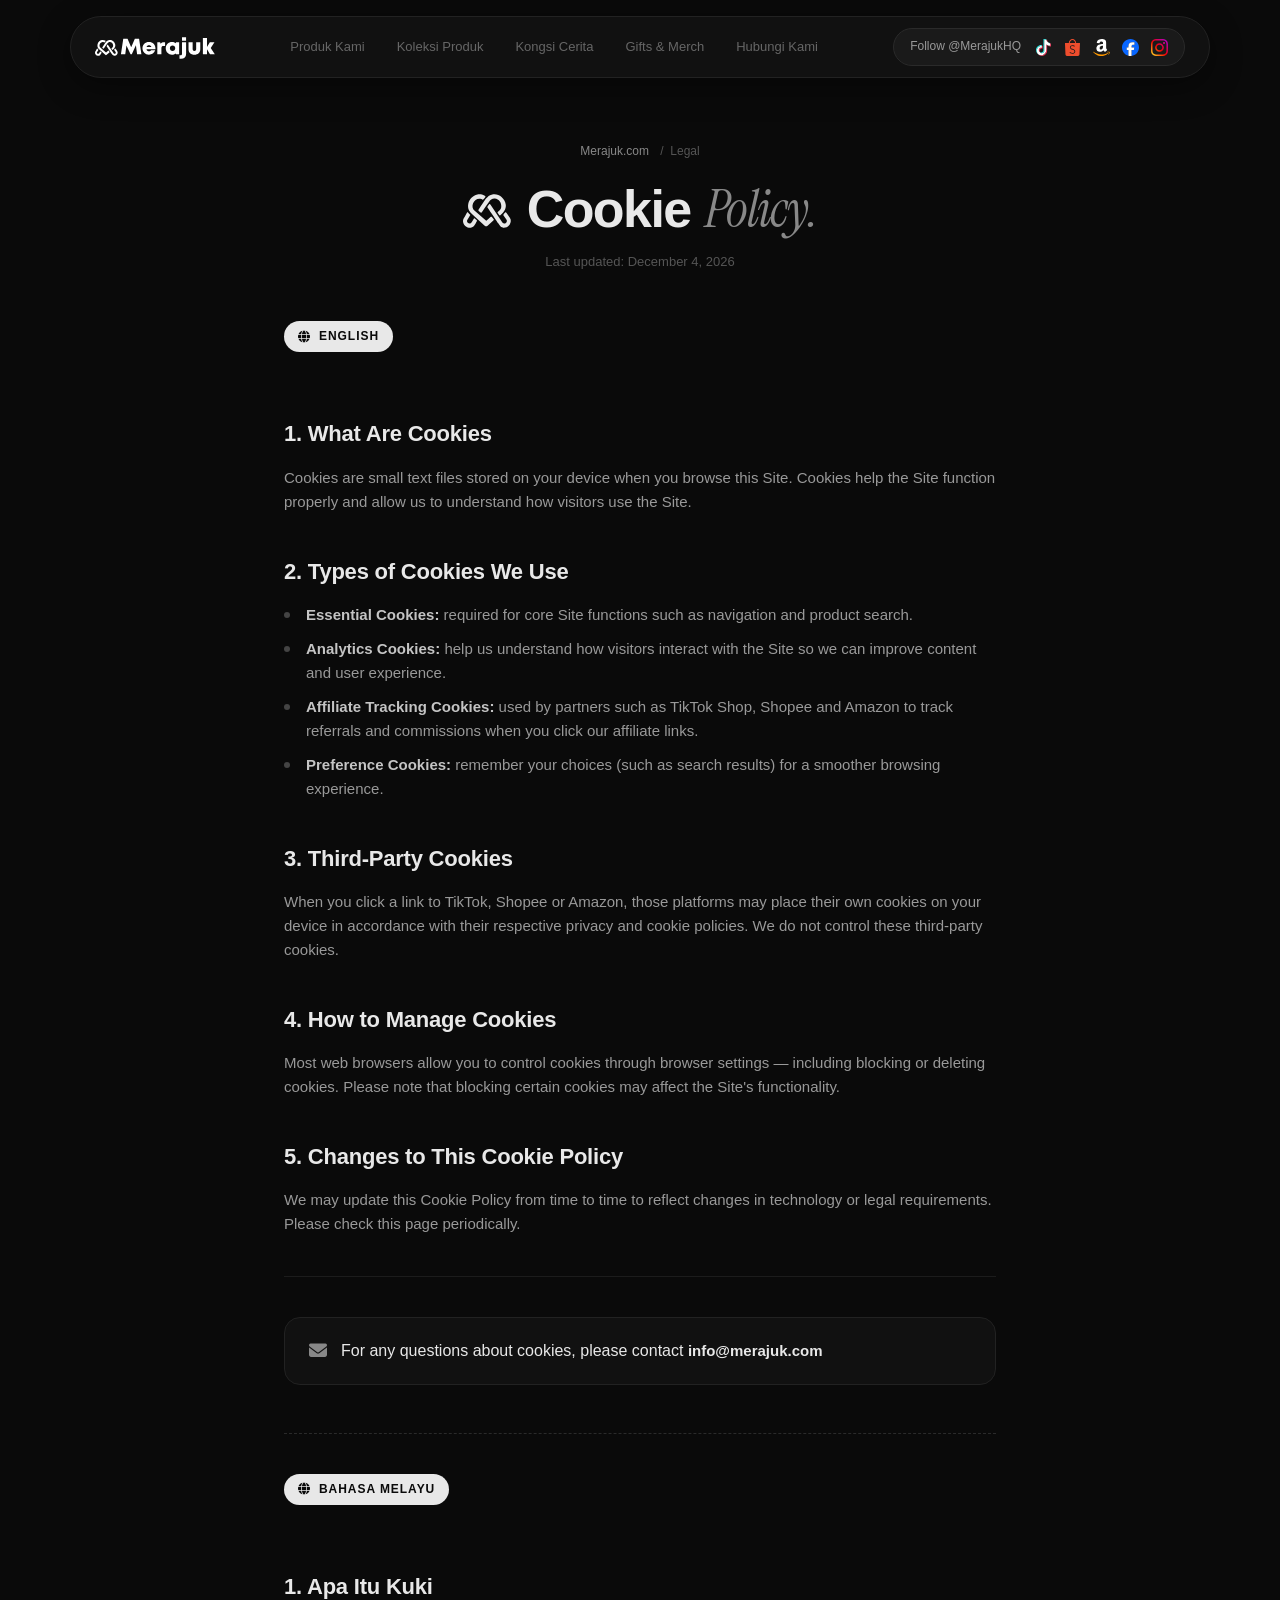
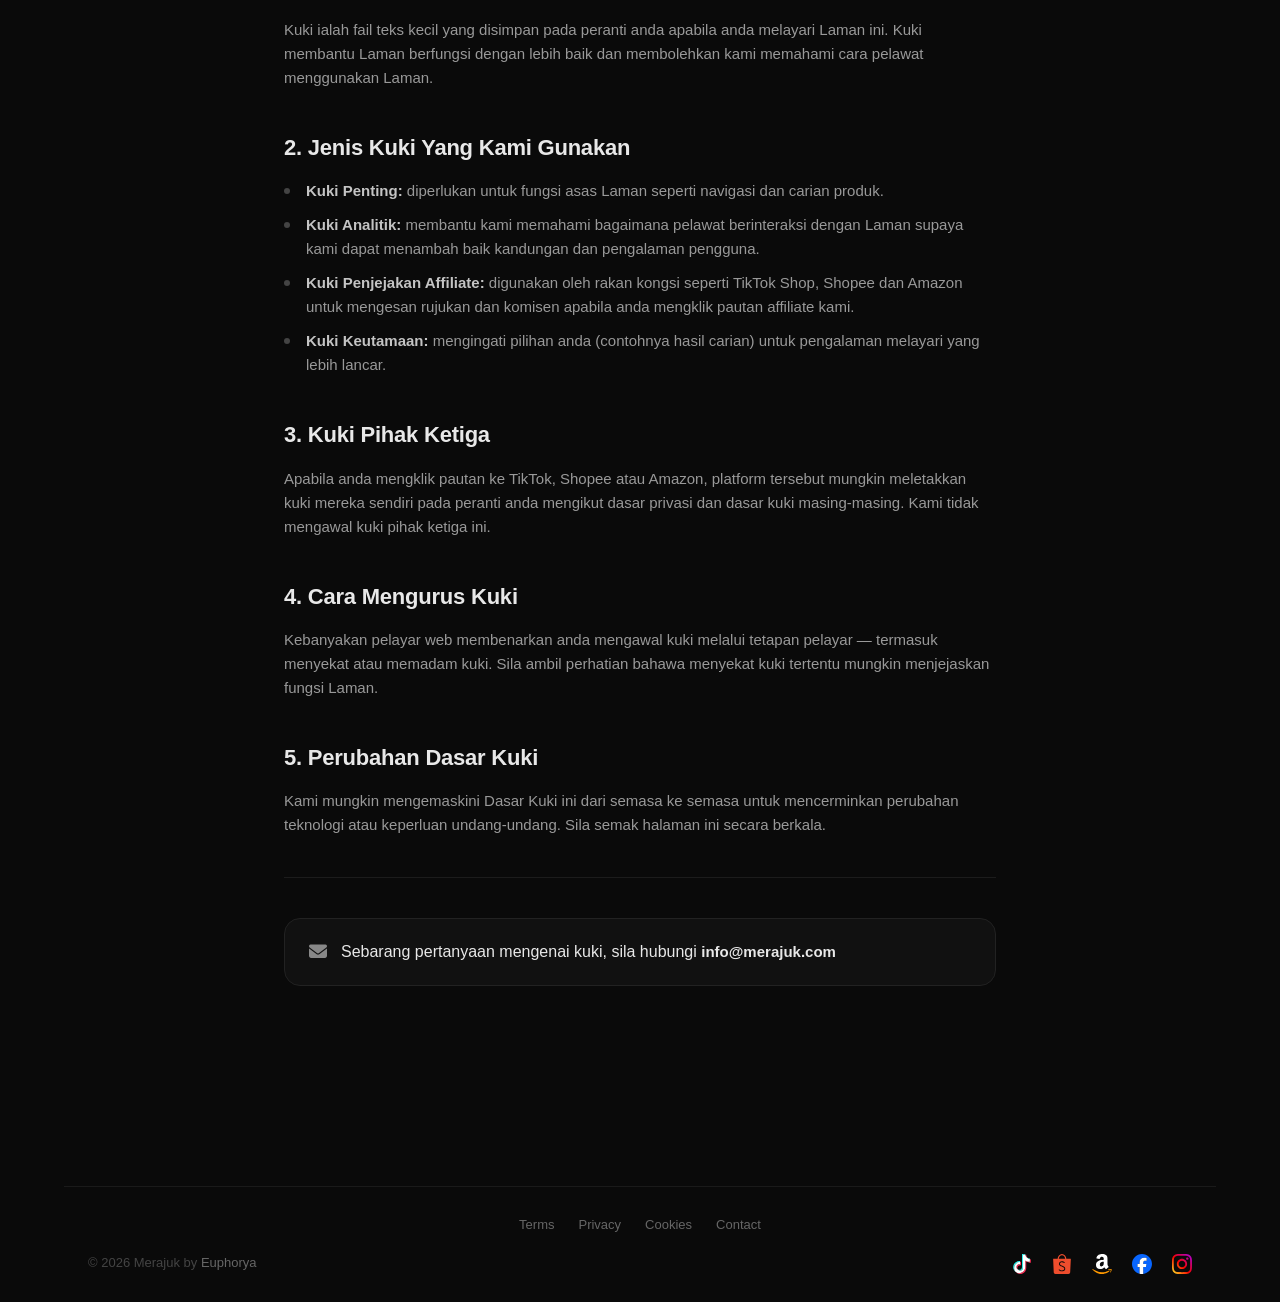
<file: cookies.html>
<!DOCTYPE html>
<html lang="ms">
<head>
  <meta charset="UTF-8">
  <meta name="viewport" content="width=device-width, initial-scale=1.0">
  <link rel="stylesheet" href="https://cdnjs.cloudflare.com/ajax/libs/font-awesome/6.5.1/css/all.min.css" referrerpolicy="no-referrer">
  <link rel="preconnect" href="https://fonts.googleapis.com">
  <link rel="preconnect" href="https://fonts.gstatic.com" crossorigin>
  <link href="https://fonts.googleapis.com/css2?family=Instrument+Serif:ital@0;1&display=swap" rel="stylesheet">
  <link rel="shortcut icon" type="image/png" href="images/favicon.png"/>
  <meta name="robots" content="index, follow" />
  <meta name="author" content="Merajuk.com" />
  <meta name="theme-color" content="#0a0a0a" />
  <meta property="og:locale" content="ms_MY" />
  <meta property="og:site_name" content="Merajuk.com" />
  <title>Cookie Policy | Merajuk.com</title>
  <meta name="description" content="Dasar Kuki Merajuk.com — jenis kuki yang digunakan dan cara mengurusnya." />
  <meta property="og:type" content="website" />
  <meta property="og:url" content="https://merajuk.com/cookies.html" />
  <meta property="og:title" content="Cookie Policy | Merajuk.com" />
  <meta property="og:description" content="Dasar Kuki Merajuk.com — jenis kuki yang digunakan dan cara mengurusnya." />
  <link rel="canonical" href="https://merajuk.com/cookies.html" />
  <style>

    * { margin: 0; padding: 0; box-sizing: border-box; }

    body {
      font-family: -apple-system, BlinkMacSystemFont, 'Segoe UI', 'Helvetica Neue', Arial, sans-serif;
      background-color: #0a0a0a;
      color: #e8e8e8;
      line-height: 1.6;
    }

    a { color: inherit; }

    @keyframes fadeInDown {
      from { opacity: 0; transform: translateY(-20px); }
      to   { opacity: 1; transform: translateY(0); }
    }
    @keyframes fadeInUp {
      from { opacity: 0; transform: translateY(24px); }
      to   { opacity: 1; transform: translateY(0); }
    }

    .page-wrap { max-width: 1200px; margin: 0 auto; padding: 0 24px; }

    /* ── NAVBAR ── */
    .navbar {
      position: sticky;
      top: 16px;
      z-index: 100;
      max-width: 1140px;
      margin: 16px auto 0;
      background: rgba(20,20,20,0.75);
      backdrop-filter: blur(16px);
      -webkit-backdrop-filter: blur(16px);
      border: 1px solid #222;
      border-radius: 999px;
      box-shadow: 0 8px 32px rgba(0,0,0,0.4);
      animation: fadeInDown 0.5s ease both;
      transition: border-radius 0.2s;
    }

    .navbar:has(.nav-mobile-menu.open) { border-radius: 28px; }

    .navbar-inner {
      max-width: 1200px;
      margin: 0 auto;
      padding: 0 24px;
      height: 60px;
      display: flex;
      align-items: center;
      justify-content: space-between;
      gap: 32px;
    }

    .nav-logo { display: flex; align-items: center; flex-shrink: 0; }

    .nav-links {
      display: flex;
      align-items: center;
      gap: 4px;
      flex: 1;
      justify-content: center;
    }

    .nav-link {
      font-size: 13px;
      color: #666;
      text-decoration: none;
      padding: 6px 14px;
      border-radius: 6px;
      transition: color 0.2s, background 0.2s;
      white-space: nowrap;
    }

    .nav-link:hover, .nav-link.active { color: #e8e8e8; background: #181818; }

    .nav-mobile-toggle {
      display: none;
      background: transparent;
      border: none;
      color: #888;
      font-size: 18px;
      padding: 8px;
      cursor: pointer;
      border-radius: 6px;
    }

    .nav-social {
      display: flex;
      align-items: center;
      gap: 14px;
      flex-shrink: 0;
      padding: 8px 16px;
      background: #1a1a1a;
      border: 1px solid #2a2a2a;
      border-radius: 999px;
    }

    .nav-social-label { font-size: 12px; color: #999; white-space: nowrap; }
    .nav-social-icons { display: flex; align-items: center; gap: 12px; }
    .nav-social-link { display: flex; align-items: center; transition: opacity 0.2s, transform 0.2s; }
    .nav-social-link:hover { opacity: 0.7; transform: translateY(-1px); }
    .nav-social-link svg { width: 17px; height: 17px; flex-shrink: 0; }

    .nav-mobile-menu {
      display: none;
      flex-direction: column;
      padding: 8px 16px 16px;
      border-top: 1px solid #262626;
      gap: 2px;
      background: rgba(14,14,14,0.97);
    }

    .nav-mobile-menu.open {
      display: flex;
      border-bottom-left-radius: 24px;
      border-bottom-right-radius: 24px;
    }

    .nav-mobile-link {
      font-size: 15px;
      color: #aaa;
      text-decoration: none;
      padding: 10px 12px;
      border-radius: 6px;
      transition: color 0.2s, background 0.2s;
    }

    .nav-mobile-link:hover { color: #fff; background: #1c1c1c; }

    .nav-mobile-social {
      display: flex;
      flex-direction: column;
      align-items: center;
      gap: 10px;
      margin-top: 8px;
      padding: 12px 16px;
      background: #1e1e1e;
      border: 1px solid #2e2e2e;
      border-radius: 10px;
    }

    .nav-mobile-social-label { font-size: 14px; font-weight: 500; color: #fff; }
    .nav-mobile-social-icons { display: flex; align-items: center; gap: 18px; }
    .nav-mobile-social-icons a { display: flex; align-items: center; transition: opacity 0.2s; }
    .nav-mobile-social-icons a:hover { opacity: 0.7; }
    .nav-mobile-social-icons svg { width: 22px; height: 22px; }

    @media (max-width: 860px) {
      .navbar { margin: 16px 16px 0; }
      .nav-links { display: none; }
    }
    @media (max-width: 640px) {
      .navbar-inner { padding: 0 16px; height: 56px; }
      .nav-social-label { display: none; }
      .nav-social { padding: 8px 12px; gap: 10px; }
      .nav-mobile-toggle { display: block; }
    }

    .hero-accent {
      color: #888;
      font-family: 'Instrument Serif', serif;
      font-style: italic;
      font-weight: 400;
      display: inline-block;
    }

    .section-icon { width: 26px; height: auto; color: #e8e8e8; flex-shrink: 0; }
    .page-title .section-icon, .collab-title .section-icon { width: 0.95em; height: auto; }

    /* ── PAGE HERO ── */
    .page-hero {
      max-width: 800px;
      margin: 0 auto;
      padding: 64px 24px 24px;
      text-align: center;
      animation: fadeInUp 0.6s ease both;
    }

    .page-eyebrow {
      display: flex;
      align-items: center;
      justify-content: center;
      gap: 8px;
      font-size: 12px;
      color: #555;
      margin-bottom: 20px;
    }

    .page-eyebrow a { color: #888; text-decoration: none; }
    .page-eyebrow a:hover { color: #e8e8e8; }

    .page-title {
      font-size: clamp(32px, 5vw, 52px);
      font-weight: 700;
      letter-spacing: -0.03em;
      line-height: 1.1;
      margin-bottom: 14px;
      display: flex;
      align-items: center;
      justify-content: center;
      gap: 14px;
    }

    .page-meta { font-size: 13px; color: #555; }

    /* ── LEGAL CONTENT ── */
    .legal-content {
      max-width: 760px;
      margin: 0 auto;
      padding: 24px 24px 100px;
      animation: fadeInUp 0.7s 0.1s ease both;
    }

    .legal-content h2 {
      font-size: 22px;
      font-weight: 700;
      letter-spacing: -0.01em;
      color: #e8e8e8;
      margin: 40px 0 14px;
    }

    .legal-content h2:first-child { margin-top: 0; }

    .legal-content p {
      font-size: 15px;
      color: #999;
      margin-bottom: 14px;
    }

    .legal-content ul {
      list-style: none;
      margin-bottom: 14px;
    }

    .legal-content ul li {
      font-size: 15px;
      color: #999;
      padding-left: 22px;
      position: relative;
      margin-bottom: 10px;
    }

    .legal-content ul li::before {
      content: "";
      position: absolute;
      left: 0;
      top: 9px;
      width: 6px;
      height: 6px;
      border-radius: 50%;
      background: #444;
    }

    .legal-content strong { color: #c4c4c4; font-weight: 600; }

    .legal-content a.inline-link { color: #e8e8e8; text-decoration: underline; text-underline-offset: 3px; }
    .legal-content a.inline-link:hover { color: #fff; }

    .legal-divider { border: none; border-top: 1px solid #1c1c1c; margin: 40px 0; }

    .lang-section + .lang-section { margin-top: 48px; }
    .lang-label {
      display: inline-flex;
      align-items: center;
      gap: 8px;
      font-size: 12px;
      font-weight: 700;
      letter-spacing: 0.08em;
      text-transform: uppercase;
      color: #0a0a0a;
      background: #e8e8e8;
      padding: 6px 14px;
      border-radius: 999px;
      margin-bottom: 24px;
    }
    .lang-divider { border: none; border-top: 1px dashed #2a2a2a; margin: 48px 0 40px; }

    .legal-email-box {
      margin-top: 32px;
      padding: 20px 24px;
      background: #111;
      border: 1px solid #222;
      border-radius: 16px;
      display: flex;
      align-items: center;
      gap: 14px;
      flex-wrap: wrap;
    }

    .legal-email-box i { color: #888; font-size: 18px; }
    .legal-email-box a { font-size: 15px; color: #e8e8e8; text-decoration: none; font-weight: 600; }
    .legal-email-box a:hover { text-decoration: underline; }

    /* ── CONTACT PAGE ── */
    .contact-hero {
      max-width: 980px;
      margin: 0 auto;
      padding: 64px 24px 0;
      display: grid;
      grid-template-columns: 1fr 1fr;
      gap: 48px;
      align-items: center;
      animation: fadeInUp 0.6s ease both;
    }

    .contact-card {
      background: #111;
      border: 1px solid #222;
      border-radius: 24px;
      padding: 40px;
    }

    .contact-logo { margin-bottom: 28px; }
    .contact-logo svg { width: 150px; height: auto; }

    .contact-tagline {
      font-size: 15px;
      color: #888;
      margin-bottom: 28px;
      line-height: 1.6;
    }

    .contact-email-btn {
      display: inline-flex;
      align-items: center;
      gap: 10px;
      padding: 14px 24px;
      background: #e8e8e8;
      color: #0a0a0a;
      border-radius: 999px;
      text-decoration: none;
      font-size: 14px;
      font-weight: 600;
      margin-bottom: 32px;
      transition: transform 0.2s ease;
    }
    .contact-email-btn:hover { transform: translateY(-2px); }

    .contact-social-label {
      font-size: 11px;
      font-weight: 600;
      letter-spacing: 0.06em;
      text-transform: uppercase;
      color: #555;
      margin-bottom: 14px;
    }

    .contact-social-grid { display: flex; flex-direction: column; gap: 10px; }

    .contact-social-item {
      display: flex;
      align-items: center;
      gap: 14px;
      padding: 12px 16px;
      background: #161616;
      border: 1px solid #232323;
      border-radius: 14px;
      text-decoration: none;
      transition: border-color 0.2s ease, transform 0.2s ease;
    }

    .contact-social-item:hover { border-color: #3a3a3a; transform: translateX(2px); }

    .contact-social-item .icon-wrap {
      width: 26px;
      height: 26px;
      flex-shrink: 0;
      display: flex;
      align-items: center;
      justify-content: center;
    }

    .contact-social-item .icon-wrap svg { width: 100%; height: 100%; }

    .contact-social-item .label { display: flex; flex-direction: column; gap: 2px; }
    .contact-social-item .label .platform { font-size: 13px; color: #e8e8e8; font-weight: 600; }
    .contact-social-item .label .handle { font-size: 12px; color: #666; }

    .contact-right-art {
      display: flex;
      align-items: center;
      justify-content: center;
    }

    .contact-right-art .section-icon { width: 220px; height: auto; color: #161616; }

    @media (max-width: 768px) {
      .contact-hero { grid-template-columns: 1fr; }
      .contact-right-art { display: none; }
    }

    /* ── COLLAB / PRICING (reuses pricing-card pattern) ── */
    .collab-section {
      max-width: 1140px;
      margin: 96px auto 0;
      padding: 0 24px;
      text-align: center;
      animation: fadeInUp 0.6s ease both;
    }

    .collab-title {
      display: inline-flex;
      align-items: center;
      gap: 14px;
      font-size: clamp(28px, 4vw, 44px);
      font-weight: 700;
      letter-spacing: -0.03em;
      margin-bottom: 10px;
    }

    .collab-sub { font-size: 15px; color: #555; margin-bottom: 48px; }

    .pricing-grid {
      display: grid;
      grid-template-columns: 1fr 1fr;
      gap: 24px;
      max-width: 880px;
      margin: 0 auto;
    }

    .pricing-card {
      background: #111;
      border: 1px solid #222;
      border-radius: 20px;
      overflow: hidden;
      display: flex;
      flex-direction: column;
      transition: border-color 0.25s ease, transform 0.25s ease;
      text-align: left;
    }

    .pricing-card:hover { border-color: #333; transform: translateY(-4px); }
    .pricing-card.featured { border-color: #e8e8e8; }

    .pricing-icon-banner {
      aspect-ratio: 16 / 9;
      background: #0a0a0a;
      display: flex;
      align-items: center;
      justify-content: center;
    }

    .pricing-icon-banner i { font-size: 40px; color: #2a2a2a; }

    .pricing-body { padding: 28px 28px 32px; display: flex; flex-direction: column; flex: 1; }

    .pricing-badge {
      display: inline-block;
      align-self: flex-start;
      padding: 4px 12px;
      border-radius: 999px;
      background: #1c1c1c;
      border: 1px solid #2a2a2a;
      font-size: 11px;
      font-weight: 600;
      letter-spacing: 0.04em;
      text-transform: uppercase;
      color: #aaa;
      margin-bottom: 14px;
    }

    .pricing-card.featured .pricing-badge { background: #e8e8e8; color: #0a0a0a; border-color: #e8e8e8; }

    .pricing-title {
      display: flex;
      align-items: center;
      gap: 10px;
      font-size: 24px;
      font-weight: 700;
      letter-spacing: -0.02em;
      color: #e8e8e8;
      margin-bottom: 8px;
    }

    .pricing-desc { font-size: 14px; color: #888; line-height: 1.6; margin-bottom: 20px; }

    .pricing-features-label {
      font-size: 12px;
      font-weight: 600;
      letter-spacing: 0.04em;
      text-transform: uppercase;
      color: #555;
      margin-bottom: 12px;
    }

    .pricing-features { list-style: none; display: flex; flex-direction: column; gap: 10px; margin-bottom: 28px; }
    .pricing-features li { display: flex; align-items: center; gap: 10px; font-size: 14px; color: #bbb; }
    .pricing-features li i {
      width: 18px; height: 18px; flex-shrink: 0;
      display: flex; align-items: center; justify-content: center;
      border-radius: 50%; background: #1c1c1c; color: #e8e8e8; font-size: 9px;
    }

    .pricing-cta {
      margin-top: auto;
      display: inline-flex;
      align-items: center;
      justify-content: center;
      gap: 8px;
      padding: 14px 28px;
      background: transparent;
      color: #e8e8e8;
      border: 1px solid #2a2a2a;
      border-radius: 999px;
      font-size: 15px;
      font-weight: 600;
      text-decoration: none;
      transition: transform 0.2s ease, background 0.2s ease, color 0.2s ease;
    }

    .pricing-card.featured .pricing-cta { background: #e8e8e8; color: #0a0a0a; border-color: #e8e8e8; }
    .pricing-cta:hover { transform: translateY(-2px); background: #e8e8e8; color: #0a0a0a; }

    .collab-note { max-width: 560px; margin: 32px auto 0; font-size: 13px; color: #555; }
    .collab-note a { color: #888; text-decoration: underline; text-underline-offset: 3px; }

    @media (max-width: 768px) {
      .pricing-grid { grid-template-columns: 1fr; max-width: 420px; }
    }

    /* ── FOOTER ── */
    footer {
      max-width: 1200px;
      margin: 100px auto 0;
      padding: 28px 24px;
      border-top: 1px solid #1a1a1a;
      display: flex;
      flex-direction: column;
      gap: 18px;
    }

    .footer-links {
      display: flex;
      justify-content: center;
      gap: 24px;
      flex-wrap: wrap;
    }

    .footer-links a {
      font-size: 13px;
      color: #666;
      text-decoration: none;
      transition: color 0.2s;
    }
    .footer-links a:hover { color: #e8e8e8; }

    .footer-bottom {
      display: flex;
      align-items: center;
      justify-content: space-between;
      flex-wrap: wrap;
      gap: 12px;
    }

    .footer-left { font-size: 13px; color: #444; }
    .footer-brand-link { color: #666; text-decoration: none; }
    .footer-brand-link:hover { color: #e8e8e8; }
    .footer-right { display: flex; gap: 20px; }

    .social-link { display: flex; align-items: center; transition: opacity 0.2s; }
    .social-link:hover { opacity: 0.7; }
    .social-svg { width: 20px; height: 20px; }

    @media (max-width: 640px) {
      .footer-bottom { flex-direction: column; text-align: center; justify-content: center; }
      .footer-right { justify-content: center; }
    }

  </style>
</head>
<body>
  <div class="page-wrap">
  <nav class="navbar">
    <div class="navbar-inner">
      <a href="index.html" class="nav-logo" aria-label="Merajuk Home">
        <svg width="120" height="27" viewBox="0 0 1383 308" fill="none" xmlns="http://www.w3.org/2000/svg"><path d="M534.811 232H485.179L471.435 129.429L424.095 232.509H409.587L362.501 129.683L348.757 232H298.871L325.85 53.8362H374.972L416.968 150.808L459.218 53.8362H508.086L534.811 232ZM696.58 162.007C696.58 166.334 696.325 170.406 695.816 174.733H593.754C596.808 190.513 606.734 198.658 621.751 198.658C632.695 198.658 642.112 193.822 646.439 185.677H693.78C684.108 216.983 656.111 236.581 621.751 236.581C578.737 236.581 547.177 205.275 547.177 163.28C547.177 121.284 578.483 90.2325 621.751 90.2325C666.037 90.2325 696.58 121.793 696.58 162.007ZM621.751 127.392C608.007 127.392 598.335 134.773 594.517 148.518H650.003C645.93 134.773 636.004 127.392 621.751 127.392ZM794.983 94.0503H807.709V137.319H789.129C772.586 137.319 765.459 144.7 765.459 162.262V232H718.118V94.5594H749.933L757.314 109.831C766.986 98.6317 778.694 94.0503 794.983 94.0503ZM934.227 94.5594H969.606V232H932.955L928.883 222.328C917.684 231.491 903.431 236.581 887.396 236.581C845.4 236.581 815.367 206.039 815.367 163.28C815.367 120.775 845.4 90.487 887.396 90.487C903.685 90.487 918.193 95.832 929.392 105.249L934.227 94.5594ZM893.759 194.84C911.575 194.84 924.556 181.351 924.556 163.28C924.556 145.463 911.575 132.228 893.759 132.228C875.942 132.228 862.962 145.463 862.962 163.28C862.962 181.351 875.942 194.84 893.759 194.84ZM1002.79 77.5065V37.2924H1049.62V77.5065H1002.79ZM973.776 284.431V242.69H985.483C996.682 242.69 1002.54 236.327 1002.54 224.619V94.5594H1049.88V228.437C1049.88 263.56 1028.24 284.431 991.592 284.431H973.776ZM1145.69 236.581C1105.22 236.581 1077.98 211.638 1077.98 173.206V94.5594H1125.32V171.17C1125.32 185.677 1133.21 194.077 1145.69 194.077C1158.41 194.077 1166.05 185.423 1166.05 171.17V94.5594H1213.39V173.206C1213.39 211.638 1186.41 236.581 1145.69 236.581ZM1381.06 232H1325.06L1290.7 173.97V232H1243.36V44.928H1290.7V148.518L1323.54 94.5594H1376.73L1333.72 160.225L1381.06 232Z" fill="white"/><path d="M74.71 216.663C71.7774 221.71 71.24 222.931 70.539 224.018C67.0982 229.381 63.9787 235.474 59.8661 240.34C53.5745 247.776 42.0954 251.001 32.6609 249.815C22.5488 248.542 13.2604 242.647 7.21411 234.533C-0.0764284 224.742 -2.76364 210.348 3.51043 199.389C7.44779 192.513 11.4611 185.678 15.4393 178.826C16.3098 177.324 17.2912 175.642 18.3135 173.895L22.0873 167.44C24.0735 164.291 26.5796 165.407 28.5658 167.954C32.5324 172.505 33.5839 173.743 37.79 177.698C40.5064 180.508 39.8404 180.824 38.123 183.575L35.757 187.273L24.1319 206.171C14.417 221.891 37.6848 236.274 47.3997 220.554L57.4534 203.829C59.3637 200.417 61.5193 197.257 64.224 199.535L73.7987 208.344C78.0282 211.534 75.7674 214.192 74.71 216.663Z" fill="white"/><path d="M222.588 176.53C220.456 179.62 219.779 180.677 221.817 183.616L223.582 186.397L237.135 205.534C247.708 220.402 225.807 236.134 215.234 221.266L150.653 124.871C148.526 121.95 146.406 117.148 143.064 121.95L135.16 132.459C131.836 137.77 133.005 137.951 135.902 142.034C148.012 159.764 189.343 221.57 192.766 226.226C196.493 231.291 199.957 237.097 204.315 241.625C210.981 248.553 222.46 250.972 231.643 249.178C241.487 247.256 250.22 240.824 255.624 232.418C262.143 222.277 263.826 207.894 256.95 197.49C252.633 190.965 248.24 184.486 243.888 177.984L238.046 169.888C235.248 165.845 233.653 163.584 229.429 168.544C229.429 168.544 223.786 174.801 222.588 176.53Z" fill="white"/><path d="M121.088 83.92L117.279 88.8096L112.127 94.8616C108.318 99.1495 107.704 96.4973 100.799 93.1091C100.665 93.0624 100.525 93.0098 100.391 92.9631C64.3467 80.3974 34.6004 133.254 63.8736 156.726L123.693 208.876L127.578 212.258L130.739 209.355L150.32 191.374C151.862 189.942 155.005 187.991 157.774 191.076L166.724 202.993C169.096 205.657 169.405 208.408 165.929 211.066L134.384 238.663C128.53 242.746 124.581 243.43 118.593 238.663L50.2856 176.436C43.3105 170.659 37.3285 163.625 33.2802 155.499C27.5669 144.026 26.1298 130.882 28.8287 118.381C31.4634 106.183 37.79 94.8616 46.4826 85.9412C55.181 77.015 66.3797 70.4313 78.6416 67.9135C90.699 65.4366 105.298 66.7627 116.549 73.5625C117.308 74.024 120.264 76.0803 120.264 76.0803C123.834 79.0713 123.559 80.7537 121.088 83.92Z" fill="white"/><path d="M203.989 181.262C214.376 172.809 223.419 164.665 229.214 152.228C233.046 144.003 235.038 133.505 233.91 124.503C231.79 107.579 223.395 92.6828 210.684 81.7412C198.13 70.9339 181.516 64.8292 164.902 67.2068C139.653 70.8287 124.599 91.088 111.642 110.909C103.797 122.908 93.7487 138.243 85.3949 151.013C83.3328 154.29 83.5197 156.311 85.9908 158.73L94.4497 165.98C99.643 170.075 102.476 165.413 103.925 163.462L105.759 160.891C117.04 142.934 128.998 127.161 141.756 109.075C149.608 97.9463 158.925 90.1183 173.349 90.7725C185.529 91.3217 194.689 97.9462 201.518 106.948C208.09 115.618 209.743 127.377 209.112 136.035C208.399 145.837 202.663 151.317 195.84 158.701C194.671 159.968 193.193 161.207 191.815 162.264C188.596 164.881 187.731 165.606 191.16 170.671L197.645 180.251C200.688 184.276 202.458 182.08 203.989 181.262Z" fill="white"/></svg>
      </a>
      <nav class="nav-links" aria-label="Navigasi">
        <a href="index.html#merajuk-products" class="nav-link">Produk Kami</a>
        <a href="index.html#products" class="nav-link">Koleksi Produk</a>
        <a href="index.html#cerita" class="nav-link">Kongsi Cerita</a>
        <a href="corporate.html" class="nav-link">Gifts & Merch</a>
        <a href="contact.html" class="nav-link">Hubungi Kami</a>
      </nav>
      <div class="nav-social">
        <span class="nav-social-label">Follow @MerajukHQ</span>
        <div class="nav-social-icons">
          <a href="https://merajuk.com/tiktok" target="_blank" rel="noopener noreferrer" class="nav-social-link" aria-label="TikTok @MerajukHQ"><svg viewBox="0 0 346 392" fill="none" xmlns="http://www.w3.org/2000/svg"><path d="M134.652 154.464V138.819C129.33 138.05 124.008 137.729 118.686 137.665C53.2194 137.665 0 190.884 0 256.351C0 295.079 18.9153 331.371 50.6546 353.556C30.9057 332.333 19.1718 303.928 19.1718 272.701C19.0436 208.453 70.4035 155.939 134.652 154.464Z" fill="#25F4EE"/><path d="M137.409 327.331C166.583 327.331 190.756 303.735 191.846 274.817L192.103 16.7353H238.91L238.846 16.3505C237.82 10.9645 237.307 5.45018 237.307 0H172.867L172.739 258.467C171.713 288.347 146.642 311.686 116.826 310.66C108.683 310.404 100.732 308.288 93.4867 304.441C103.361 318.034 119.391 327.331 137.409 327.331Z" fill="#25F4EE"/><path d="M327.075 104.836V89.7036C309.699 89.7036 292.707 84.6382 278.216 75.1484C290.783 89.5754 307.775 100.668 327.075 104.836Z" fill="#25F4EE"/><path d="M278.216 75.1483C263.981 58.8619 256.159 37.9589 256.159 16.2864H238.59C243.142 40.9084 258.018 62.0038 278.216 75.1483Z" fill="#FE2C55"/><path d="M118.622 201.657C88.7418 201.657 64.0557 226.471 64.0557 256.351C64.0557 277.19 76.2384 295.272 93.4866 304.312C75.9819 280.075 81.4321 246.284 105.605 228.715C114.839 222.047 125.995 218.456 137.409 218.456C142.859 218.456 148.245 219.29 153.439 220.957V155.234C148.117 154.465 142.795 154.08 137.409 154.08C136.447 154.08 135.549 154.144 134.587 154.144H134.331L134.203 204.029C129.201 202.426 123.944 201.657 118.622 201.657Z" fill="#FE2C55"/><path d="M327.075 104.066L326.754 104.002V153.823C294.502 153.759 263.084 143.564 236.923 124.649V256.415C236.987 321.689 184.152 374.716 118.814 374.78C118.75 374.78 118.686 374.78 118.558 374.78C93.2303 374.78 69.8265 367.15 50.5265 353.62C72.9043 377.794 104.387 391.515 137.345 391.451C202.811 391.451 256.094 338.232 256.094 272.765V141.705C282.255 160.492 313.61 170.623 345.798 170.559V106.054C339.578 106.054 333.295 105.349 327.075 104.066Z" fill="#FE2C55"/><path d="M237.371 256.415V125.29C263.532 144.077 294.887 154.208 327.075 154.144V104.002C308.096 99.8987 290.911 89.7678 278.216 75.0844C257.633 61.6833 243.399 40.3956 238.846 16.2224H191.654L191.59 274.817C190.564 304.697 165.493 328.037 135.613 327.011C118.814 326.434 103.297 318.098 93.5508 304.441C67.0052 290.591 56.8101 257.826 70.66 231.28C80.0215 213.391 98.488 202.234 118.686 202.234C124.136 202.234 129.522 203.067 134.716 204.735V154.144C70.5318 155.619 18.7871 208.261 18.7871 272.766C18.7871 302.774 30.1363 331.692 50.6546 353.621C70.5959 367.663 94.3202 375.165 118.686 375.165C184.088 375.101 237.371 321.881 237.371 256.415Z" fill="white"/></svg></a>
          <a href="https://merajuk.com/shopee" target="_blank" rel="noopener noreferrer" class="nav-social-link" aria-label="Shopee"><svg viewBox="0 0 364 411" fill="none" xmlns="http://www.w3.org/2000/svg"><path d="M248.174 307.015C245.891 326.659 233.982 342.563 215.539 350.426C205.205 354.783 191.403 357.171 180.333 356.461C163.302 355.751 147.336 351.532 132.434 344.039C127.279 341.202 119.335 335.882 113.275 330.915C111.78 329.495 111.53 328.785 112.614 327.317C113.09 326.456 114.154 324.88 116.336 321.69C119.662 316.987 120.018 316.365 120.372 315.762C121.436 314.236 123.057 314.097 124.751 315.303C124.983 315.539 124.983 315.539 125.112 315.654C125.337 315.901 125.337 315.901 125.945 316.364C126.572 316.845 127.027 317.074 127.139 317.345C143.108 329.846 161.696 336.943 180.461 337.653C206.508 337.301 225.226 325.59 228.675 307.492C232.225 287.795 216.702 270.6 186.346 261.012C176.782 258.175 152.715 248.562 148.272 245.888C127.467 233.702 117.702 217.707 119.121 197.871C121.251 170.458 146.718 150.055 178.904 149.876C193.191 149.876 207.592 152.854 221.254 158.602C226.182 160.698 234.976 165.462 237.901 167.739C239.656 169.04 240.03 170.458 238.948 172.047C238.588 173.017 237.529 174.461 235.7 177.556C233.033 181.623 232.934 181.792 232.45 182.687C231.5 184.18 230.143 184.299 228.336 183.23C213.733 173.299 197.262 168.329 179.266 167.974C156.913 168.329 140.106 181.652 139.024 199.908C138.801 216.307 151.049 228.253 177.572 237.249C231.517 254.629 252.095 274.933 248.174 307.015ZM181.655 24.0227C216.704 24.0227 245.337 57.2778 246.755 98.9669H116.639C117.891 57.2778 146.608 24.0227 181.655 24.0227ZM363.312 106.865C363.312 102.515 359.944 98.9669 355.647 98.9669H355.366H271.254C269.126 43.9636 229.781 0 181.655 0C133.5 0 94.2576 43.9636 92.1587 98.9669H7.69363C3.45755 99.0631 0.0961714 102.533 0.0961714 106.865C0.0961714 107.115 0.0961714 107.225 0.0961714 107.476H0L11.9969 372.781C11.9969 373.498 12.1373 374.222 12.1373 375.084C12.1373 375.252 12.1602 375.304 12.1602 375.62V376.026L12.2487 376.166C14.0546 394.663 27.4177 409.409 45.6809 410.131V410.272H313.598C313.738 410.272 313.821 410.272 313.96 410.272C314.167 410.272 314.167 410.272 314.32 410.272H314.875V410.131C333.398 409.681 348.564 394.663 350.01 375.963L350.091 375.62C350.091 375.444 350.091 375.254 350.091 375.084C350.091 374.544 350.231 374.2 350.231 373.639L363.312 107.225C363.312 107.128 363.312 106.977 363.312 106.865Z" fill="#EE4D2D"/></svg></a>
          <a href="https://merajuk.com/amazon" target="_blank" rel="noopener noreferrer" class="nav-social-link" aria-label="Amazon"><svg viewBox="0 0 427 440" fill="none" xmlns="http://www.w3.org/2000/svg"><path d="M374.404 362.106C192.847 448.512 80.171 376.219 8.04337 332.309C3.58014 329.542 -4.00579 332.956 2.57604 340.516C26.6054 369.652 105.354 439.879 208.145 439.879C311.006 439.879 372.199 383.753 379.854 373.962C387.457 364.254 382.087 358.899 374.402 362.106H374.404ZM425.394 333.947C420.518 327.598 395.747 326.414 380.158 328.329C364.544 330.189 341.108 339.731 343.146 345.461C344.191 347.607 346.326 346.644 357.052 345.68C367.807 344.607 397.937 340.804 404.215 349.011C410.522 357.275 394.605 396.642 391.698 402.991C388.889 409.34 392.771 410.977 398.047 406.749C403.25 402.522 412.67 391.575 418.992 376.084C425.27 360.509 429.1 338.781 425.394 333.947Z" fill="#FF9900"/><path fill-rule="evenodd" clip-rule="evenodd" d="M252.327 185.796C252.327 208.467 252.9 227.374 241.441 247.508C232.192 263.879 217.541 273.946 201.172 273.946C178.826 273.946 165.813 256.921 165.813 231.795C165.813 182.194 210.255 173.191 252.327 173.191V185.796ZM311.012 327.639C307.164 331.076 301.599 331.323 297.261 329.03C277.945 312.988 274.507 305.54 263.867 290.234C231.947 322.81 209.356 332.549 167.942 332.549C118.996 332.549 80.8542 302.347 80.8542 241.861C80.8542 194.636 106.474 162.469 142.894 146.755C174.489 132.839 218.605 130.384 252.327 126.539V119.008C252.327 105.175 253.39 88.8056 245.288 76.8565C238.166 66.1341 224.58 61.714 212.629 61.714C190.449 61.714 170.642 73.0903 165.813 96.6624C164.829 101.902 160.984 107.059 155.746 107.304L99.2696 101.248C94.5234 100.182 89.2856 96.3364 90.595 89.0506C103.609 20.6271 165.402 0 220.731 0C249.051 0 286.045 7.53073 308.391 28.9756C336.711 55.4116 334.009 90.6879 334.009 129.075V219.763C334.009 247.018 345.304 258.967 355.944 273.701C359.708 278.939 360.528 285.243 355.78 289.17C343.912 299.072 322.795 317.49 311.174 327.803L311.01 327.639" fill="white"/></svg></a>
          <a href="https://merajuk.com/facebook" target="_blank" rel="noopener noreferrer" class="nav-social-link" aria-label="Facebook"><svg viewBox="0 0 666.66668 666.66717" xmlns="http://www.w3.org/2000/svg"><defs id="defs13n"><clipPath clipPathUnits="userSpaceOnUse" id="clipPath25n"><path d="M 0,700 H 700 V 0 H 0 Z" id="path23n" /></clipPath></defs><g id="g17n" transform="matrix(1.3333333,0,0,-1.3333333,-133.33333,799.99999)"><g id="g19n"><g id="g21n" clip-path="url(#clipPath25n)"><g id="g27n" transform="translate(600,350)"><path d="m 0,0 c 0,138.071 -111.929,250 -250,250 -138.071,0 -250,-111.929 -250,-250 0,-117.245 80.715,-215.622 189.606,-242.638 v 166.242 h -51.552 V 0 h 51.552 v 32.919 c 0,85.092 38.508,124.532 122.048,124.532 15.838,0 43.167,-3.105 54.347,-6.211 V 81.986 c -5.901,0.621 -16.149,0.932 -28.882,0.932 -40.993,0 -56.832,-15.528 -56.832,-55.9 V 0 h 81.659 l -14.028,-76.396 h -67.631 V -248.169 C -95.927,-233.218 0,-127.818 0,0" style="fill:#0866ff;fill-opacity:1;fill-rule:nonzero;stroke:none" id="path29n" /></g><g id="g31n" transform="translate(447.9175,273.6036)"><path d="M 0,0 14.029,76.396 H -67.63 v 27.019 c 0,40.372 15.838,55.899 56.831,55.899 12.733,0 22.981,-0.31 28.882,-0.931 v 69.253 c -11.18,3.106 -38.509,6.212 -54.347,6.212 -83.539,0 -122.048,-39.441 -122.048,-124.533 V 76.396 h -51.552 V 0 h 51.552 v -166.242 c 19.343,-4.798 39.568,-7.362 60.394,-7.362 10.254,0 20.358,0.632 30.288,1.831 L -67.63,0 Z" style="fill:#ffffff;fill-opacity:1;fill-rule:nonzero;stroke:none" id="path33n" /></g></g></g></g></svg></a>
          <a href="https://merajuk.com/instagram" target="_blank" rel="noopener noreferrer" class="nav-social-link" aria-label="Instagram"><svg viewBox="0 0 534 534" xmlns="http://www.w3.org/2000/svg"><path d="M441.028 124.329C441.028 106.604 426.662 92.2913 409.003 92.2913C391.343 92.2913 376.965 106.604 376.965 124.329C376.965 141.989 391.343 156.301 409.003 156.301C426.662 156.301 441.028 141.989 441.028 124.329Z" fill="url(#navpaint0)"/><path d="M483.701 374.409C482.515 400.412 478.166 414.539 474.556 423.922C469.705 436.363 463.92 445.259 454.537 454.589C445.259 463.92 436.363 469.692 423.922 474.489C414.539 478.153 400.359 482.515 374.357 483.754C346.247 484.993 337.918 485.257 266.634 485.257C195.416 485.257 187.02 484.993 158.91 483.754C132.909 482.515 118.794 478.153 109.41 474.489C96.9037 469.692 88.0743 463.92 78.7437 454.589C69.3469 445.259 63.5617 436.363 58.7778 423.922C55.1661 414.539 50.7519 400.412 49.631 374.409C48.2611 346.299 48.0101 337.838 48.0101 266.699C48.0101 195.415 48.2611 187.02 49.631 158.909C50.7519 132.908 55.1661 118.794 58.7778 109.331C63.5617 96.9034 69.3469 88.0601 78.7437 78.7295C88.0743 69.4128 96.9037 63.6266 109.41 58.7775C118.794 55.1006 132.909 50.804 158.91 49.5655C187.02 48.326 195.416 48.0097 266.634 48.0097C337.918 48.0097 346.247 48.326 374.357 49.5655C400.359 50.804 414.539 55.1006 423.922 58.7775C436.363 63.6266 445.259 69.4128 454.537 78.7295C463.92 88.0601 469.705 96.9034 474.556 109.331C478.166 118.794 482.515 132.908 483.701 158.909C485.006 187.02 485.322 195.415 485.322 266.699C485.322 337.838 485.006 346.299 483.701 374.409ZM531.712 156.722C530.408 128.308 525.926 108.896 519.271 91.988C512.498 74.4467 503.417 59.581 488.551 44.7153C473.752 29.9159 458.886 20.8354 441.345 13.9827C424.371 7.39299 405.024 2.85913 376.597 1.62066C348.17 0.249731 339.091 -0.000351726 266.634 -0.000351726C194.242 -0.000351726 185.097 0.249731 156.67 1.62066C128.309 2.85913 108.975 7.39299 91.9222 13.9827C74.4471 20.8354 59.5814 29.9159 44.7819 44.7153C29.9162 59.581 20.8357 74.4467 13.9959 91.988C7.40616 108.896 2.92569 128.308 1.55477 156.722C0.316291 185.149 0 194.242 0 266.699C0 339.091 0.316291 348.17 1.55477 376.597C2.92569 404.958 7.40616 424.357 13.9959 441.345C20.8357 458.82 29.9162 473.752 44.7819 488.551C59.5814 503.351 74.4471 512.497 91.9222 519.337C108.975 525.926 128.309 530.407 156.67 531.712C185.097 533.017 194.242 533.333 266.634 533.333C339.091 533.333 348.17 533.017 376.597 531.712C405.024 530.407 424.371 525.926 441.345 519.337C458.886 512.497 473.752 503.351 488.551 488.551C503.417 473.752 512.498 458.82 519.271 441.345C525.926 424.357 530.408 404.958 531.712 376.597C533.017 348.17 533.333 339.091 533.333 266.699C533.333 194.242 533.017 185.149 531.712 156.722Z" fill="url(#navpaint1)"/><path d="M266.634 355.512C217.569 355.512 177.756 315.764 177.756 266.699C177.756 217.555 217.569 177.756 266.634 177.756C315.713 177.756 355.578 217.555 355.578 266.699C355.578 315.764 315.713 355.512 266.634 355.512ZM266.634 129.68C191.001 129.68 129.746 191.066 129.746 266.699C129.746 342.267 191.001 403.588 266.634 403.588C342.267 403.588 403.588 342.267 403.588 266.699C403.588 191.066 342.267 129.68 266.634 129.68Z" fill="url(#navpaint2)"/><defs><linearGradient id="navpaint0" x1="4.80935" y1="527.819" x2="488.911" y2="43.7191" gradientUnits="userSpaceOnUse"><stop stop-color="#FFD521"/><stop offset="0.05" stop-color="#FFD521"/><stop offset="0.501119" stop-color="#F50000"/><stop offset="0.95" stop-color="#B900B4"/><stop offset="0.950079" stop-color="#B900B4"/><stop offset="1" stop-color="#B900B4"/></linearGradient><linearGradient id="navpaint1" x1="4.81059" y1="528.483" x2="489.31" y2="43.984" gradientUnits="userSpaceOnUse"><stop stop-color="#FFD521"/><stop offset="0.05" stop-color="#FFD521"/><stop offset="0.501119" stop-color="#F50000"/><stop offset="0.95" stop-color="#B900B4"/><stop offset="0.950079" stop-color="#B900B4"/><stop offset="1" stop-color="#B900B4"/></linearGradient><linearGradient id="navpaint2" x1="4.93664" y1="528.496" x2="489.319" y2="44.1138" gradientUnits="userSpaceOnUse"><stop stop-color="#FFD521"/><stop offset="0.05" stop-color="#FFD521"/><stop offset="0.501119" stop-color="#F50000"/><stop offset="0.95" stop-color="#B900B4"/><stop offset="0.950079" stop-color="#B900B4"/><stop offset="1" stop-color="#B900B4"/></linearGradient></defs></svg></a>
        </div>
      </div>
      <button class="nav-mobile-toggle" onclick="toggleMobileMenu()" aria-label="Menu">
        <i class="fas fa-bars"></i>
      </button>
    </div>
    <div class="nav-mobile-menu" id="mobileMenu">
      <a href="index.html#merajuk-products" class="nav-mobile-link">Produk Kami</a>
      <a href="index.html#products" class="nav-mobile-link">Koleksi Produk</a>
      <a href="index.html#cerita" class="nav-mobile-link">Kongsi Cerita</a>
      <a href="corporate.html" class="nav-mobile-link">Gifts & Merch</a>
      <a href="contact.html" class="nav-mobile-link">Hubungi Kami</a>
      <div class="nav-mobile-social">
        <span class="nav-mobile-social-label">Follow @MerajukHQ</span>
        <div class="nav-mobile-social-icons">
          <a href="https://merajuk.com/tiktok" target="_blank" rel="noopener noreferrer" aria-label="TikTok @MerajukHQ"><svg viewBox="0 0 346 392" fill="none" xmlns="http://www.w3.org/2000/svg"><path d="M134.652 154.464V138.819C129.33 138.05 124.008 137.729 118.686 137.665C53.2194 137.665 0 190.884 0 256.351C0 295.079 18.9153 331.371 50.6546 353.556C30.9057 332.333 19.1718 303.928 19.1718 272.701C19.0436 208.453 70.4035 155.939 134.652 154.464Z" fill="#25F4EE"/><path d="M137.409 327.331C166.583 327.331 190.756 303.735 191.846 274.817L192.103 16.7353H238.91L238.846 16.3505C237.82 10.9645 237.307 5.45018 237.307 0H172.867L172.739 258.467C171.713 288.347 146.642 311.686 116.826 310.66C108.683 310.404 100.732 308.288 93.4867 304.441C103.361 318.034 119.391 327.331 137.409 327.331Z" fill="#25F4EE"/><path d="M327.075 104.836V89.7036C309.699 89.7036 292.707 84.6382 278.216 75.1484C290.783 89.5754 307.775 100.668 327.075 104.836Z" fill="#25F4EE"/><path d="M278.216 75.1483C263.981 58.8619 256.159 37.9589 256.159 16.2864H238.59C243.142 40.9084 258.018 62.0038 278.216 75.1483Z" fill="#FE2C55"/><path d="M118.622 201.657C88.7418 201.657 64.0557 226.471 64.0557 256.351C64.0557 277.19 76.2384 295.272 93.4866 304.312C75.9819 280.075 81.4321 246.284 105.605 228.715C114.839 222.047 125.995 218.456 137.409 218.456C142.859 218.456 148.245 219.29 153.439 220.957V155.234C148.117 154.465 142.795 154.08 137.409 154.08C136.447 154.08 135.549 154.144 134.587 154.144H134.331L134.203 204.029C129.201 202.426 123.944 201.657 118.622 201.657Z" fill="#FE2C55"/><path d="M327.075 104.066L326.754 104.002V153.823C294.502 153.759 263.084 143.564 236.923 124.649V256.415C236.987 321.689 184.152 374.716 118.814 374.78C118.75 374.78 118.686 374.78 118.558 374.78C93.2303 374.78 69.8265 367.15 50.5265 353.62C72.9043 377.794 104.387 391.515 137.345 391.451C202.811 391.451 256.094 338.232 256.094 272.765V141.705C282.255 160.492 313.61 170.623 345.798 170.559V106.054C339.578 106.054 333.295 105.349 327.075 104.066Z" fill="#FE2C55"/><path d="M237.371 256.415V125.29C263.532 144.077 294.887 154.208 327.075 154.144V104.002C308.096 99.8987 290.911 89.7678 278.216 75.0844C257.633 61.6833 243.399 40.3956 238.846 16.2224H191.654L191.59 274.817C190.564 304.697 165.493 328.037 135.613 327.011C118.814 326.434 103.297 318.098 93.5508 304.441C67.0052 290.591 56.8101 257.826 70.66 231.28C80.0215 213.391 98.488 202.234 118.686 202.234C124.136 202.234 129.522 203.067 134.716 204.735V154.144C70.5318 155.619 18.7871 208.261 18.7871 272.766C18.7871 302.774 30.1363 331.692 50.6546 353.621C70.5959 367.663 94.3202 375.165 118.686 375.165C184.088 375.101 237.371 321.881 237.371 256.415Z" fill="white"/></svg></a>
          <a href="https://merajuk.com/shopee" target="_blank" rel="noopener noreferrer" aria-label="Shopee"><svg viewBox="0 0 364 411" fill="none" xmlns="http://www.w3.org/2000/svg"><path d="M248.174 307.015C245.891 326.659 233.982 342.563 215.539 350.426C205.205 354.783 191.403 357.171 180.333 356.461C163.302 355.751 147.336 351.532 132.434 344.039C127.279 341.202 119.335 335.882 113.275 330.915C111.78 329.495 111.53 328.785 112.614 327.317C113.09 326.456 114.154 324.88 116.336 321.69C119.662 316.987 120.018 316.365 120.372 315.762C121.436 314.236 123.057 314.097 124.751 315.303C124.983 315.539 124.983 315.539 125.112 315.654C125.337 315.901 125.337 315.901 125.945 316.364C126.572 316.845 127.027 317.074 127.139 317.345C143.108 329.846 161.696 336.943 180.461 337.653C206.508 337.301 225.226 325.59 228.675 307.492C232.225 287.795 216.702 270.6 186.346 261.012C176.782 258.175 152.715 248.562 148.272 245.888C127.467 233.702 117.702 217.707 119.121 197.871C121.251 170.458 146.718 150.055 178.904 149.876C193.191 149.876 207.592 152.854 221.254 158.602C226.182 160.698 234.976 165.462 237.901 167.739C239.656 169.04 240.03 170.458 238.948 172.047C238.588 173.017 237.529 174.461 235.7 177.556C233.033 181.623 232.934 181.792 232.45 182.687C231.5 184.18 230.143 184.299 228.336 183.23C213.733 173.299 197.262 168.329 179.266 167.974C156.913 168.329 140.106 181.652 139.024 199.908C138.801 216.307 151.049 228.253 177.572 237.249C231.517 254.629 252.095 274.933 248.174 307.015ZM181.655 24.0227C216.704 24.0227 245.337 57.2778 246.755 98.9669H116.639C117.891 57.2778 146.608 24.0227 181.655 24.0227ZM363.312 106.865C363.312 102.515 359.944 98.9669 355.647 98.9669H355.366H271.254C269.126 43.9636 229.781 0 181.655 0C133.5 0 94.2576 43.9636 92.1587 98.9669H7.69363C3.45755 99.0631 0.0961714 102.533 0.0961714 106.865C0.0961714 107.115 0.0961714 107.225 0.0961714 107.476H0L11.9969 372.781C11.9969 373.498 12.1373 374.222 12.1373 375.084C12.1373 375.252 12.1602 375.304 12.1602 375.62V376.026L12.2487 376.166C14.0546 394.663 27.4177 409.409 45.6809 410.131V410.272H313.598C313.738 410.272 313.821 410.272 313.96 410.272C314.167 410.272 314.167 410.272 314.32 410.272H314.875V410.131C333.398 409.681 348.564 394.663 350.01 375.963L350.091 375.62C350.091 375.444 350.091 375.254 350.091 375.084C350.091 374.544 350.231 374.2 350.231 373.639L363.312 107.225C363.312 107.128 363.312 106.977 363.312 106.865Z" fill="#EE4D2D"/></svg></a>
          <a href="https://merajuk.com/amazon" target="_blank" rel="noopener noreferrer" aria-label="Amazon"><svg viewBox="0 0 427 440" fill="none" xmlns="http://www.w3.org/2000/svg"><path d="M374.404 362.106C192.847 448.512 80.171 376.219 8.04337 332.309C3.58014 329.542 -4.00579 332.956 2.57604 340.516C26.6054 369.652 105.354 439.879 208.145 439.879C311.006 439.879 372.199 383.753 379.854 373.962C387.457 364.254 382.087 358.899 374.402 362.106H374.404ZM425.394 333.947C420.518 327.598 395.747 326.414 380.158 328.329C364.544 330.189 341.108 339.731 343.146 345.461C344.191 347.607 346.326 346.644 357.052 345.68C367.807 344.607 397.937 340.804 404.215 349.011C410.522 357.275 394.605 396.642 391.698 402.991C388.889 409.34 392.771 410.977 398.047 406.749C403.25 402.522 412.67 391.575 418.992 376.084C425.27 360.509 429.1 338.781 425.394 333.947Z" fill="#FF9900"/><path fill-rule="evenodd" clip-rule="evenodd" d="M252.327 185.796C252.327 208.467 252.9 227.374 241.441 247.508C232.192 263.879 217.541 273.946 201.172 273.946C178.826 273.946 165.813 256.921 165.813 231.795C165.813 182.194 210.255 173.191 252.327 173.191V185.796ZM311.012 327.639C307.164 331.076 301.599 331.323 297.261 329.03C277.945 312.988 274.507 305.54 263.867 290.234C231.947 322.81 209.356 332.549 167.942 332.549C118.996 332.549 80.8542 302.347 80.8542 241.861C80.8542 194.636 106.474 162.469 142.894 146.755C174.489 132.839 218.605 130.384 252.327 126.539V119.008C252.327 105.175 253.39 88.8056 245.288 76.8565C238.166 66.1341 224.58 61.714 212.629 61.714C190.449 61.714 170.642 73.0903 165.813 96.6624C164.829 101.902 160.984 107.059 155.746 107.304L99.2696 101.248C94.5234 100.182 89.2856 96.3364 90.595 89.0506C103.609 20.6271 165.402 0 220.731 0C249.051 0 286.045 7.53073 308.391 28.9756C336.711 55.4116 334.009 90.6879 334.009 129.075V219.763C334.009 247.018 345.304 258.967 355.944 273.701C359.708 278.939 360.528 285.243 355.78 289.17C343.912 299.072 322.795 317.49 311.174 327.803L311.01 327.639" fill="white"/></svg></a>
          <a href="https://merajuk.com/facebook" target="_blank" rel="noopener noreferrer" aria-label="Facebook"><svg viewBox="0 0 666.66668 666.66717" xmlns="http://www.w3.org/2000/svg"><defs id="defs13m"><clipPath clipPathUnits="userSpaceOnUse" id="clipPath25m"><path d="M 0,700 H 700 V 0 H 0 Z" id="path23m" /></clipPath></defs><g id="g17m" transform="matrix(1.3333333,0,0,-1.3333333,-133.33333,799.99999)"><g id="g19m"><g id="g21m" clip-path="url(#clipPath25m)"><g id="g27m" transform="translate(600,350)"><path d="m 0,0 c 0,138.071 -111.929,250 -250,250 -138.071,0 -250,-111.929 -250,-250 0,-117.245 80.715,-215.622 189.606,-242.638 v 166.242 h -51.552 V 0 h 51.552 v 32.919 c 0,85.092 38.508,124.532 122.048,124.532 15.838,0 43.167,-3.105 54.347,-6.211 V 81.986 c -5.901,0.621 -16.149,0.932 -28.882,0.932 -40.993,0 -56.832,-15.528 -56.832,-55.9 V 0 h 81.659 l -14.028,-76.396 h -67.631 V -248.169 C -95.927,-233.218 0,-127.818 0,0" style="fill:#0866ff;fill-opacity:1;fill-rule:nonzero;stroke:none" id="path29m" /></g><g id="g31m" transform="translate(447.9175,273.6036)"><path d="M 0,0 14.029,76.396 H -67.63 v 27.019 c 0,40.372 15.838,55.899 56.831,55.899 12.733,0 22.981,-0.31 28.882,-0.931 v 69.253 c -11.18,3.106 -38.509,6.212 -54.347,6.212 -83.539,0 -122.048,-39.441 -122.048,-124.533 V 76.396 h -51.552 V 0 h 51.552 v -166.242 c 19.343,-4.798 39.568,-7.362 60.394,-7.362 10.254,0 20.358,0.632 30.288,1.831 L -67.63,0 Z" style="fill:#ffffff;fill-opacity:1;fill-rule:nonzero;stroke:none" id="path33m" /></g></g></g></g></svg></a>
          <a href="https://merajuk.com/instagram" target="_blank" rel="noopener noreferrer" aria-label="Instagram"><svg viewBox="0 0 534 534" xmlns="http://www.w3.org/2000/svg"><path d="M441.028 124.329C441.028 106.604 426.662 92.2913 409.003 92.2913C391.343 92.2913 376.965 106.604 376.965 124.329C376.965 141.989 391.343 156.301 409.003 156.301C426.662 156.301 441.028 141.989 441.028 124.329Z" fill="url(#mpaint0)"/><path d="M483.701 374.409C482.515 400.412 478.166 414.539 474.556 423.922C469.705 436.363 463.92 445.259 454.537 454.589C445.259 463.92 436.363 469.692 423.922 474.489C414.539 478.153 400.359 482.515 374.357 483.754C346.247 484.993 337.918 485.257 266.634 485.257C195.416 485.257 187.02 484.993 158.91 483.754C132.909 482.515 118.794 478.153 109.41 474.489C96.9037 469.692 88.0743 463.92 78.7437 454.589C69.3469 445.259 63.5617 436.363 58.7778 423.922C55.1661 414.539 50.7519 400.412 49.631 374.409C48.2611 346.299 48.0101 337.838 48.0101 266.699C48.0101 195.415 48.2611 187.02 49.631 158.909C50.7519 132.908 55.1661 118.794 58.7778 109.331C63.5617 96.9034 69.3469 88.0601 78.7437 78.7295C88.0743 69.4128 96.9037 63.6266 109.41 58.7775C118.794 55.1006 132.909 50.804 158.91 49.5655C187.02 48.326 195.416 48.0097 266.634 48.0097C337.918 48.0097 346.247 48.326 374.357 49.5655C400.359 50.804 414.539 55.1006 423.922 58.7775C436.363 63.6266 445.259 69.4128 454.537 78.7295C463.92 88.0601 469.705 96.9034 474.556 109.331C478.166 118.794 482.515 132.908 483.701 158.909C485.006 187.02 485.322 195.415 485.322 266.699C485.322 337.838 485.006 346.299 483.701 374.409ZM531.712 156.722C530.408 128.308 525.926 108.896 519.271 91.988C512.498 74.4467 503.417 59.581 488.551 44.7153C473.752 29.9159 458.886 20.8354 441.345 13.9827C424.371 7.39299 405.024 2.85913 376.597 1.62066C348.17 0.249731 339.091 -0.000351726 266.634 -0.000351726C194.242 -0.000351726 185.097 0.249731 156.67 1.62066C128.309 2.85913 108.975 7.39299 91.9222 13.9827C74.4471 20.8354 59.5814 29.9159 44.7819 44.7153C29.9162 59.581 20.8357 74.4467 13.9959 91.988C7.40616 108.896 2.92569 128.308 1.55477 156.722C0.316291 185.149 0 194.242 0 266.699C0 339.091 0.316291 348.17 1.55477 376.597C2.92569 404.958 7.40616 424.357 13.9959 441.345C20.8357 458.82 29.9162 473.752 44.7819 488.551C59.5814 503.351 74.4471 512.497 91.9222 519.337C108.975 525.926 128.309 530.407 156.67 531.712C185.097 533.017 194.242 533.333 266.634 533.333C339.091 533.333 348.17 533.017 376.597 531.712C405.024 530.407 424.371 525.926 441.345 519.337C458.886 512.497 473.752 503.351 488.551 488.551C503.417 473.752 512.498 458.82 519.271 441.345C525.926 424.357 530.408 404.958 531.712 376.597C533.017 348.17 533.333 339.091 533.333 266.699C533.333 194.242 533.017 185.149 531.712 156.722Z" fill="url(#mpaint1)"/><path d="M266.634 355.512C217.569 355.512 177.756 315.764 177.756 266.699C177.756 217.555 217.569 177.756 266.634 177.756C315.713 177.756 355.578 217.555 355.578 266.699C355.578 315.764 315.713 355.512 266.634 355.512ZM266.634 129.68C191.001 129.68 129.746 191.066 129.746 266.699C129.746 342.267 191.001 403.588 266.634 403.588C342.267 403.588 403.588 342.267 403.588 266.699C403.588 191.066 342.267 129.68 266.634 129.68Z" fill="url(#mpaint2)"/><defs><linearGradient id="mpaint0" x1="4.80935" y1="527.819" x2="488.911" y2="43.7191" gradientUnits="userSpaceOnUse"><stop stop-color="#FFD521"/><stop offset="0.05" stop-color="#FFD521"/><stop offset="0.501119" stop-color="#F50000"/><stop offset="0.95" stop-color="#B900B4"/><stop offset="0.950079" stop-color="#B900B4"/><stop offset="1" stop-color="#B900B4"/></linearGradient><linearGradient id="mpaint1" x1="4.81059" y1="528.483" x2="489.31" y2="43.984" gradientUnits="userSpaceOnUse"><stop stop-color="#FFD521"/><stop offset="0.05" stop-color="#FFD521"/><stop offset="0.501119" stop-color="#F50000"/><stop offset="0.95" stop-color="#B900B4"/><stop offset="0.950079" stop-color="#B900B4"/><stop offset="1" stop-color="#B900B4"/></linearGradient><linearGradient id="mpaint2" x1="4.93664" y1="528.496" x2="489.319" y2="44.1138" gradientUnits="userSpaceOnUse"><stop stop-color="#FFD521"/><stop offset="0.05" stop-color="#FFD521"/><stop offset="0.501119" stop-color="#F50000"/><stop offset="0.95" stop-color="#B900B4"/><stop offset="0.950079" stop-color="#B900B4"/><stop offset="1" stop-color="#B900B4"/></linearGradient></defs></svg></a>
        </div>
      </div>
    </div>
  </nav>

    <section class="page-hero">
      <p class="page-eyebrow"><a href="index.html">Merajuk.com</a> &nbsp;/&nbsp; Legal</p>
      <h1 class="page-title"><svg class="section-icon" viewBox="0 0 270 308" fill="none" xmlns="http://www.w3.org/2000/svg"><path d="M74.71 216.663C71.7774 221.71 71.24 222.931 70.539 224.018C67.0982 229.381 63.9787 235.474 59.8661 240.34C53.5745 247.776 42.0954 251.001 32.6609 249.815C22.5488 248.542 13.2604 242.647 7.21411 234.533C-0.0764284 224.742 -2.76364 210.348 3.51043 199.389C7.44779 192.513 11.4611 185.678 15.4393 178.826C16.3098 177.324 17.2912 175.642 18.3135 173.895L22.0873 167.44C24.0735 164.291 26.5796 165.407 28.5658 167.954C32.5324 172.505 33.5839 173.743 37.79 177.698C40.5064 180.508 39.8404 180.824 38.123 183.575L35.757 187.273L24.1319 206.171C14.417 221.891 37.6848 236.274 47.3997 220.554L57.4534 203.829C59.3637 200.417 61.5193 197.257 64.224 199.535L73.7987 208.344C78.0282 211.534 75.7674 214.192 74.71 216.663Z" fill="currentColor"/><path d="M222.588 176.53C220.456 179.62 219.779 180.677 221.817 183.616L223.582 186.397L237.135 205.534C247.708 220.402 225.807 236.134 215.234 221.266L150.653 124.871C148.526 121.95 146.406 117.148 143.064 121.95L135.16 132.459C131.836 137.77 133.005 137.951 135.902 142.034C148.012 159.764 189.343 221.57 192.766 226.226C196.493 231.291 199.957 237.097 204.315 241.625C210.981 248.553 222.46 250.972 231.643 249.178C241.487 247.256 250.22 240.824 255.624 232.418C262.143 222.277 263.826 207.894 256.95 197.49C252.633 190.965 248.24 184.486 243.888 177.984L238.046 169.888C235.248 165.845 233.653 163.584 229.429 168.544C229.429 168.544 223.786 174.801 222.588 176.53Z" fill="currentColor"/><path d="M121.088 83.92L117.279 88.8096L112.127 94.8616C108.318 99.1495 107.704 96.4973 100.799 93.1091C100.665 93.0624 100.525 93.0098 100.391 92.9631C64.3467 80.3974 34.6004 133.254 63.8736 156.726L123.693 208.876L127.578 212.258L130.739 209.355L150.32 191.374C151.862 189.942 155.005 187.991 157.774 191.076L166.724 202.993C169.096 205.657 169.405 208.408 165.929 211.066L134.384 238.663C128.53 242.746 124.581 243.43 118.593 238.663L50.2856 176.436C43.3105 170.659 37.3285 163.625 33.2802 155.499C27.5669 144.026 26.1298 130.882 28.8287 118.381C31.4634 106.183 37.79 94.8616 46.4826 85.9412C55.181 77.015 66.3797 70.4313 78.6416 67.9135C90.699 65.4366 105.298 66.7627 116.549 73.5625C117.308 74.024 120.264 76.0803 120.264 76.0803C123.834 79.0713 123.559 80.7537 121.088 83.92Z" fill="currentColor"/><path d="M203.989 181.262C214.376 172.809 223.419 164.665 229.214 152.228C233.046 144.003 235.038 133.505 233.91 124.503C231.79 107.579 223.395 92.6828 210.684 81.7412C198.13 70.9339 181.516 64.8292 164.902 67.2068C139.653 70.8287 124.599 91.088 111.642 110.909C103.797 122.908 93.7487 138.243 85.3949 151.013C83.3328 154.29 83.5197 156.311 85.9908 158.73L94.4497 165.98C99.643 170.075 102.476 165.413 103.925 163.462L105.759 160.891C117.04 142.934 128.998 127.161 141.756 109.075C149.608 97.9463 158.925 90.1183 173.349 90.7725C185.529 91.3217 194.689 97.9462 201.518 106.948C208.09 115.618 209.743 127.377 209.112 136.035C208.399 145.837 202.663 151.317 195.84 158.701C194.671 159.968 193.193 161.207 191.815 162.264C188.596 164.881 187.731 165.606 191.16 170.671L197.645 180.251C200.688 184.276 202.458 182.08 203.989 181.262Z" fill="currentColor"/></svg>Cookie <span class="hero-accent">Policy.</span></h1>
      <p class="page-meta">Last updated: <span id="lastUpdated"></span></p>
    </section>

    <section class="legal-content">

      <div class="lang-section" id="lang-en">
        <span class="lang-label"><i class="fas fa-globe"></i> English</span>

        <h2>1. What Are Cookies</h2>
        <p>Cookies are small text files stored on your device when you browse this Site. Cookies help the Site function properly and allow us to understand how visitors use the Site.</p>

        <h2>2. Types of Cookies We Use</h2>
        <ul>
          <li><strong>Essential Cookies:</strong> required for core Site functions such as navigation and product search.</li>
          <li><strong>Analytics Cookies:</strong> help us understand how visitors interact with the Site so we can improve content and user experience.</li>
          <li><strong>Affiliate Tracking Cookies:</strong> used by partners such as TikTok Shop, Shopee and Amazon to track referrals and commissions when you click our affiliate links.</li>
          <li><strong>Preference Cookies:</strong> remember your choices (such as search results) for a smoother browsing experience.</li>
        </ul>

        <h2>3. Third-Party Cookies</h2>
        <p>When you click a link to TikTok, Shopee or Amazon, those platforms may place their own cookies on your device in accordance with their respective privacy and cookie policies. We do not control these third-party cookies.</p>

        <h2>4. How to Manage Cookies</h2>
        <p>Most web browsers allow you to control cookies through browser settings — including blocking or deleting cookies. Please note that blocking certain cookies may affect the Site's functionality.</p>

        <h2>5. Changes to This Cookie Policy</h2>
        <p>We may update this Cookie Policy from time to time to reflect changes in technology or legal requirements. Please check this page periodically.</p>

        <hr class="legal-divider">

        <div class="legal-email-box">
          <i class="fas fa-envelope"></i>
          <span>For any questions about cookies, please contact <a href="mailto:info@merajuk.com">info@merajuk.com</a></span>
        </div>
      </div>

      <hr class="lang-divider">

      <div class="lang-section" id="lang-ms">
        <span class="lang-label"><i class="fas fa-globe"></i> Bahasa Melayu</span>

      <h2>1. Apa Itu Kuki</h2>
      <p>Kuki ialah fail teks kecil yang disimpan pada peranti anda apabila anda melayari Laman ini. Kuki membantu Laman berfungsi dengan lebih baik dan membolehkan kami memahami cara pelawat menggunakan Laman.</p>

      <h2>2. Jenis Kuki Yang Kami Gunakan</h2>
      <ul>
        <li><strong>Kuki Penting:</strong> diperlukan untuk fungsi asas Laman seperti navigasi dan carian produk.</li>
        <li><strong>Kuki Analitik:</strong> membantu kami memahami bagaimana pelawat berinteraksi dengan Laman supaya kami dapat menambah baik kandungan dan pengalaman pengguna.</li>
        <li><strong>Kuki Penjejakan Affiliate:</strong> digunakan oleh rakan kongsi seperti TikTok Shop, Shopee dan Amazon untuk mengesan rujukan dan komisen apabila anda mengklik pautan affiliate kami.</li>
        <li><strong>Kuki Keutamaan:</strong> mengingati pilihan anda (contohnya hasil carian) untuk pengalaman melayari yang lebih lancar.</li>
      </ul>

      <h2>3. Kuki Pihak Ketiga</h2>
      <p>Apabila anda mengklik pautan ke TikTok, Shopee atau Amazon, platform tersebut mungkin meletakkan kuki mereka sendiri pada peranti anda mengikut dasar privasi dan dasar kuki masing-masing. Kami tidak mengawal kuki pihak ketiga ini.</p>

      <h2>4. Cara Mengurus Kuki</h2>
      <p>Kebanyakan pelayar web membenarkan anda mengawal kuki melalui tetapan pelayar — termasuk menyekat atau memadam kuki. Sila ambil perhatian bahawa menyekat kuki tertentu mungkin menjejaskan fungsi Laman.</p>

      <h2>5. Perubahan Dasar Kuki</h2>
      <p>Kami mungkin mengemaskini Dasar Kuki ini dari semasa ke semasa untuk mencerminkan perubahan teknologi atau keperluan undang-undang. Sila semak halaman ini secara berkala.</p>

      <hr class="legal-divider">

      <div class="legal-email-box">
        <i class="fas fa-envelope"></i>
        <span>Sebarang pertanyaan mengenai kuki, sila hubungi <a href="mailto:info@merajuk.com">info@merajuk.com</a></span>
      </div>
      </div>
    </section>

  <footer>
    <div class="footer-links">
      <a href="terms.html">Terms</a>
      <a href="privacy.html">Privacy</a>
      <a href="cookies.html">Cookies</a>
      <a href="contact.html">Contact</a>
    </div>
    <div class="footer-bottom">
      <div class="footer-left">
        &copy; <script>document.write(new Date().getFullYear());</script> Merajuk by <a href="https://euphorya.co/" target="_blank" rel="noopener noreferrer" class="footer-brand-link">Euphorya</a>
      </div>
      <div class="footer-right">
        <a href="https://merajuk.com/tiktok" class="social-link" target="_blank" rel="noopener noreferrer" aria-label="TikTok @MerajukHQ"><svg class="social-svg" viewBox="0 0 346 392" fill="none" xmlns="http://www.w3.org/2000/svg"><path d="M134.652 154.464V138.819C129.33 138.05 124.008 137.729 118.686 137.665C53.2194 137.665 0 190.884 0 256.351C0 295.079 18.9153 331.371 50.6546 353.556C30.9057 332.333 19.1718 303.928 19.1718 272.701C19.0436 208.453 70.4035 155.939 134.652 154.464Z" fill="#25F4EE"/><path d="M137.409 327.331C166.583 327.331 190.756 303.735 191.846 274.817L192.103 16.7353H238.91L238.846 16.3505C237.82 10.9645 237.307 5.45018 237.307 0H172.867L172.739 258.467C171.713 288.347 146.642 311.686 116.826 310.66C108.683 310.404 100.732 308.288 93.4867 304.441C103.361 318.034 119.391 327.331 137.409 327.331Z" fill="#25F4EE"/><path d="M327.075 104.836V89.7036C309.699 89.7036 292.707 84.6382 278.216 75.1484C290.783 89.5754 307.775 100.668 327.075 104.836Z" fill="#25F4EE"/><path d="M278.216 75.1483C263.981 58.8619 256.159 37.9589 256.159 16.2864H238.59C243.142 40.9084 258.018 62.0038 278.216 75.1483Z" fill="#FE2C55"/><path d="M118.622 201.657C88.7418 201.657 64.0557 226.471 64.0557 256.351C64.0557 277.19 76.2384 295.272 93.4866 304.312C75.9819 280.075 81.4321 246.284 105.605 228.715C114.839 222.047 125.995 218.456 137.409 218.456C142.859 218.456 148.245 219.29 153.439 220.957V155.234C148.117 154.465 142.795 154.08 137.409 154.08C136.447 154.08 135.549 154.144 134.587 154.144H134.331L134.203 204.029C129.201 202.426 123.944 201.657 118.622 201.657Z" fill="#FE2C55"/><path d="M327.075 104.066L326.754 104.002V153.823C294.502 153.759 263.084 143.564 236.923 124.649V256.415C236.987 321.689 184.152 374.716 118.814 374.78C118.75 374.78 118.686 374.78 118.558 374.78C93.2303 374.78 69.8265 367.15 50.5265 353.62C72.9043 377.794 104.387 391.515 137.345 391.451C202.811 391.451 256.094 338.232 256.094 272.765V141.705C282.255 160.492 313.61 170.623 345.798 170.559V106.054C339.578 106.054 333.295 105.349 327.075 104.066Z" fill="#FE2C55"/><path d="M237.371 256.415V125.29C263.532 144.077 294.887 154.208 327.075 154.144V104.002C308.096 99.8987 290.911 89.7678 278.216 75.0844C257.633 61.6833 243.399 40.3956 238.846 16.2224H191.654L191.59 274.817C190.564 304.697 165.493 328.037 135.613 327.011C118.814 326.434 103.297 318.098 93.5508 304.441C67.0052 290.591 56.8101 257.826 70.66 231.28C80.0215 213.391 98.488 202.234 118.686 202.234C124.136 202.234 129.522 203.067 134.716 204.735V154.144C70.5318 155.619 18.7871 208.261 18.7871 272.766C18.7871 302.774 30.1363 331.692 50.6546 353.621C70.5959 367.663 94.3202 375.165 118.686 375.165C184.088 375.101 237.371 321.881 237.371 256.415Z" fill="white"/></svg></a>
        <a href="https://merajuk.com/shopee" class="social-link" target="_blank" rel="noopener noreferrer" aria-label="Shopee"><svg class="social-svg" viewBox="0 0 364 411" fill="none" xmlns="http://www.w3.org/2000/svg"><path d="M248.174 307.015C245.891 326.659 233.982 342.563 215.539 350.426C205.205 354.783 191.403 357.171 180.333 356.461C163.302 355.751 147.336 351.532 132.434 344.039C127.279 341.202 119.335 335.882 113.275 330.915C111.78 329.495 111.53 328.785 112.614 327.317C113.09 326.456 114.154 324.88 116.336 321.69C119.662 316.987 120.018 316.365 120.372 315.762C121.436 314.236 123.057 314.097 124.751 315.303C124.983 315.539 124.983 315.539 125.112 315.654C125.337 315.901 125.337 315.901 125.945 316.364C126.572 316.845 127.027 317.074 127.139 317.345C143.108 329.846 161.696 336.943 180.461 337.653C206.508 337.301 225.226 325.59 228.675 307.492C232.225 287.795 216.702 270.6 186.346 261.012C176.782 258.175 152.715 248.562 148.272 245.888C127.467 233.702 117.702 217.707 119.121 197.871C121.251 170.458 146.718 150.055 178.904 149.876C193.191 149.876 207.592 152.854 221.254 158.602C226.182 160.698 234.976 165.462 237.901 167.739C239.656 169.04 240.03 170.458 238.948 172.047C238.588 173.017 237.529 174.461 235.7 177.556C233.033 181.623 232.934 181.792 232.45 182.687C231.5 184.18 230.143 184.299 228.336 183.23C213.733 173.299 197.262 168.329 179.266 167.974C156.913 168.329 140.106 181.652 139.024 199.908C138.801 216.307 151.049 228.253 177.572 237.249C231.517 254.629 252.095 274.933 248.174 307.015ZM181.655 24.0227C216.704 24.0227 245.337 57.2778 246.755 98.9669H116.639C117.891 57.2778 146.608 24.0227 181.655 24.0227ZM363.312 106.865C363.312 102.515 359.944 98.9669 355.647 98.9669H355.366H271.254C269.126 43.9636 229.781 0 181.655 0C133.5 0 94.2576 43.9636 92.1587 98.9669H7.69363C3.45755 99.0631 0.0961714 102.533 0.0961714 106.865C0.0961714 107.115 0.0961714 107.225 0.0961714 107.476H0L11.9969 372.781C11.9969 373.498 12.1373 374.222 12.1373 375.084C12.1373 375.252 12.1602 375.304 12.1602 375.62V376.026L12.2487 376.166C14.0546 394.663 27.4177 409.409 45.6809 410.131V410.272H313.598C313.738 410.272 313.821 410.272 313.96 410.272C314.167 410.272 314.167 410.272 314.32 410.272H314.875V410.131C333.398 409.681 348.564 394.663 350.01 375.963L350.091 375.62C350.091 375.444 350.091 375.254 350.091 375.084C350.091 374.544 350.231 374.2 350.231 373.639L363.312 107.225C363.312 107.128 363.312 106.977 363.312 106.865Z" fill="#EE4D2D"/></svg></a>
        <a href="https://merajuk.com/amazon" class="social-link" target="_blank" rel="noopener noreferrer" aria-label="Amazon"><svg class="social-svg" viewBox="0 0 427 440" fill="none" xmlns="http://www.w3.org/2000/svg"><path d="M374.404 362.106C192.847 448.512 80.171 376.219 8.04337 332.309C3.58014 329.542 -4.00579 332.956 2.57604 340.516C26.6054 369.652 105.354 439.879 208.145 439.879C311.006 439.879 372.199 383.753 379.854 373.962C387.457 364.254 382.087 358.899 374.402 362.106H374.404ZM425.394 333.947C420.518 327.598 395.747 326.414 380.158 328.329C364.544 330.189 341.108 339.731 343.146 345.461C344.191 347.607 346.326 346.644 357.052 345.68C367.807 344.607 397.937 340.804 404.215 349.011C410.522 357.275 394.605 396.642 391.698 402.991C388.889 409.34 392.771 410.977 398.047 406.749C403.25 402.522 412.67 391.575 418.992 376.084C425.27 360.509 429.1 338.781 425.394 333.947Z" fill="#FF9900"/><path fill-rule="evenodd" clip-rule="evenodd" d="M252.327 185.796C252.327 208.467 252.9 227.374 241.441 247.508C232.192 263.879 217.541 273.946 201.172 273.946C178.826 273.946 165.813 256.921 165.813 231.795C165.813 182.194 210.255 173.191 252.327 173.191V185.796ZM311.012 327.639C307.164 331.076 301.599 331.323 297.261 329.03C277.945 312.988 274.507 305.54 263.867 290.234C231.947 322.81 209.356 332.549 167.942 332.549C118.996 332.549 80.8542 302.347 80.8542 241.861C80.8542 194.636 106.474 162.469 142.894 146.755C174.489 132.839 218.605 130.384 252.327 126.539V119.008C252.327 105.175 253.39 88.8056 245.288 76.8565C238.166 66.1341 224.58 61.714 212.629 61.714C190.449 61.714 170.642 73.0903 165.813 96.6624C164.829 101.902 160.984 107.059 155.746 107.304L99.2696 101.248C94.5234 100.182 89.2856 96.3364 90.595 89.0506C103.609 20.6271 165.402 0 220.731 0C249.051 0 286.045 7.53073 308.391 28.9756C336.711 55.4116 334.009 90.6879 334.009 129.075V219.763C334.009 247.018 345.304 258.967 355.944 273.701C359.708 278.939 360.528 285.243 355.78 289.17C343.912 299.072 322.795 317.49 311.174 327.803L311.01 327.639" fill="white"/></svg></a>
          <a href="https://merajuk.com/facebook" class="social-link" target="_blank" rel="noopener noreferrer" aria-label="Facebook">
            <svg class="social-svg" viewBox="0 0 666.66668 666.66717" xmlns="http://www.w3.org/2000/svg"><defs
     id="defs13">
    <clipPath
       clipPathUnits="userSpaceOnUse"
       id="clipPath25">
      <path
         d="M 0,700 H 700 V 0 H 0 Z"
         id="path23" />
    </clipPath>
  </defs>
  <g
     id="g17"
     transform="matrix(1.3333333,0,0,-1.3333333,-133.33333,799.99999)">
    <g
       id="g19">
      <g
         id="g21"
         clip-path="url(#clipPath25)">
        <g
           id="g27"
           transform="translate(600,350)">
          <path
             d="m 0,0 c 0,138.071 -111.929,250 -250,250 -138.071,0 -250,-111.929 -250,-250 0,-117.245 80.715,-215.622 189.606,-242.638 v 166.242 h -51.552 V 0 h 51.552 v 32.919 c 0,85.092 38.508,124.532 122.048,124.532 15.838,0 43.167,-3.105 54.347,-6.211 V 81.986 c -5.901,0.621 -16.149,0.932 -28.882,0.932 -40.993,0 -56.832,-15.528 -56.832,-55.9 V 0 h 81.659 l -14.028,-76.396 h -67.631 V -248.169 C -95.927,-233.218 0,-127.818 0,0"
             style="fill:#0866ff;fill-opacity:1;fill-rule:nonzero;stroke:none"
             id="path29" />
        </g>
        <g
           id="g31"
           transform="translate(447.9175,273.6036)">
          <path
             d="M 0,0 14.029,76.396 H -67.63 v 27.019 c 0,40.372 15.838,55.899 56.831,55.899 12.733,0 22.981,-0.31 28.882,-0.931 v 69.253 c -11.18,3.106 -38.509,6.212 -54.347,6.212 -83.539,0 -122.048,-39.441 -122.048,-124.533 V 76.396 h -51.552 V 0 h 51.552 v -166.242 c 19.343,-4.798 39.568,-7.362 60.394,-7.362 10.254,0 20.358,0.632 30.288,1.831 L -67.63,0 Z"
             style="fill:#ffffff;fill-opacity:1;fill-rule:nonzero;stroke:none"
             id="path33" />
        </g>
      </g>
    </g>
  </g></svg>
          </a>
          <a href="https://merajuk.com/instagram" class="social-link" target="_blank" rel="noopener noreferrer" aria-label="Instagram">
            <svg class="social-svg" viewBox="0 0 534 534" xmlns="http://www.w3.org/2000/svg"><path d="M441.028 124.329C441.028 106.604 426.662 92.2913 409.003 92.2913C391.343 92.2913 376.965 106.604 376.965 124.329C376.965 141.989 391.343 156.301 409.003 156.301C426.662 156.301 441.028 141.989 441.028 124.329Z" fill="url(#paint0_linear_666_5)"/>
<path d="M483.701 374.409C482.515 400.412 478.166 414.539 474.556 423.922C469.705 436.363 463.92 445.259 454.537 454.589C445.259 463.92 436.363 469.692 423.922 474.489C414.539 478.153 400.359 482.515 374.357 483.754C346.247 484.993 337.918 485.257 266.634 485.257C195.416 485.257 187.02 484.993 158.91 483.754C132.909 482.515 118.794 478.153 109.41 474.489C96.9037 469.692 88.0743 463.92 78.7437 454.589C69.3469 445.259 63.5617 436.363 58.7778 423.922C55.1661 414.539 50.7519 400.412 49.631 374.409C48.2611 346.299 48.0101 337.838 48.0101 266.699C48.0101 195.415 48.2611 187.02 49.631 158.909C50.7519 132.908 55.1661 118.794 58.7778 109.331C63.5617 96.9034 69.3469 88.0601 78.7437 78.7295C88.0743 69.4128 96.9037 63.6266 109.41 58.7775C118.794 55.1006 132.909 50.804 158.91 49.5655C187.02 48.326 195.416 48.0097 266.634 48.0097C337.918 48.0097 346.247 48.326 374.357 49.5655C400.359 50.804 414.539 55.1006 423.922 58.7775C436.363 63.6266 445.259 69.4128 454.537 78.7295C463.92 88.0601 469.705 96.9034 474.556 109.331C478.166 118.794 482.515 132.908 483.701 158.909C485.006 187.02 485.322 195.415 485.322 266.699C485.322 337.838 485.006 346.299 483.701 374.409ZM531.712 156.722C530.408 128.308 525.926 108.896 519.271 91.988C512.498 74.4467 503.417 59.581 488.551 44.7153C473.752 29.9159 458.886 20.8354 441.345 13.9827C424.371 7.39299 405.024 2.85913 376.597 1.62066C348.17 0.249731 339.091 -0.000351726 266.634 -0.000351726C194.242 -0.000351726 185.097 0.249731 156.67 1.62066C128.309 2.85913 108.975 7.39299 91.9222 13.9827C74.4471 20.8354 59.5814 29.9159 44.7819 44.7153C29.9162 59.581 20.8357 74.4467 13.9959 91.988C7.40616 108.896 2.92569 128.308 1.55477 156.722C0.316291 185.149 0 194.242 0 266.699C0 339.091 0.316291 348.17 1.55477 376.597C2.92569 404.958 7.40616 424.357 13.9959 441.345C20.8357 458.82 29.9162 473.752 44.7819 488.551C59.5814 503.351 74.4471 512.497 91.9222 519.337C108.975 525.926 128.309 530.407 156.67 531.712C185.097 533.017 194.242 533.333 266.634 533.333C339.091 533.333 348.17 533.017 376.597 531.712C405.024 530.407 424.371 525.926 441.345 519.337C458.886 512.497 473.752 503.351 488.551 488.551C503.417 473.752 512.498 458.82 519.271 441.345C525.926 424.357 530.408 404.958 531.712 376.597C533.017 348.17 533.333 339.091 533.333 266.699C533.333 194.242 533.017 185.149 531.712 156.722Z" fill="url(#paint1_linear_666_5)"/>
<path d="M266.634 355.512C217.569 355.512 177.756 315.764 177.756 266.699C177.756 217.555 217.569 177.756 266.634 177.756C315.713 177.756 355.578 217.555 355.578 266.699C355.578 315.764 315.713 355.512 266.634 355.512ZM266.634 129.68C191.001 129.68 129.746 191.066 129.746 266.699C129.746 342.267 191.001 403.588 266.634 403.588C342.267 403.588 403.588 342.267 403.588 266.699C403.588 191.066 342.267 129.68 266.634 129.68Z" fill="url(#paint2_linear_666_5)"/>
<defs>
<linearGradient id="paint0_linear_666_5" x1="4.80935" y1="527.819" x2="488.911" y2="43.7191" gradientUnits="userSpaceOnUse">
<stop stop-color="#FFD521"/>
<stop offset="0.05" stop-color="#FFD521"/>
<stop offset="0.501119" stop-color="#F50000"/>
<stop offset="0.95" stop-color="#B900B4"/>
<stop offset="0.950079" stop-color="#B900B4"/>
<stop offset="1" stop-color="#B900B4"/>
</linearGradient>
<linearGradient id="paint1_linear_666_5" x1="4.81059" y1="528.483" x2="489.31" y2="43.984" gradientUnits="userSpaceOnUse">
<stop stop-color="#FFD521"/>
<stop offset="0.05" stop-color="#FFD521"/>
<stop offset="0.501119" stop-color="#F50000"/>
<stop offset="0.95" stop-color="#B900B4"/>
<stop offset="0.950079" stop-color="#B900B4"/>
<stop offset="1" stop-color="#B900B4"/>
</linearGradient>
<linearGradient id="paint2_linear_666_5" x1="4.93664" y1="528.496" x2="489.319" y2="44.1138" gradientUnits="userSpaceOnUse">
<stop stop-color="#FFD521"/>
<stop offset="0.05" stop-color="#FFD521"/>
<stop offset="0.501119" stop-color="#F50000"/>
<stop offset="0.95" stop-color="#B900B4"/>
<stop offset="0.950079" stop-color="#B900B4"/>
<stop offset="1" stop-color="#B900B4"/>
</linearGradient>
</defs></svg>
          </a>
      </div>
    </div>
  </footer>

  </div>
  <script>
    function toggleMobileMenu() { document.getElementById('mobileMenu').classList.toggle('open'); }
    window.addEventListener('resize', () => { if (window.innerWidth > 860) document.getElementById('mobileMenu').classList.remove('open'); });
  </script>

  <script>
    (function () {
      var months = ['January','February','March','April','May','June','July','August','September','October','November','December'];
      var d = new Date();
      var el = document.getElementById('lastUpdated');
      if (el) el.textContent = months[d.getMonth()] + ' ' + d.getDate() + ', ' + d.getFullYear();
    })();
  </script>
</body>
</html>
</file>
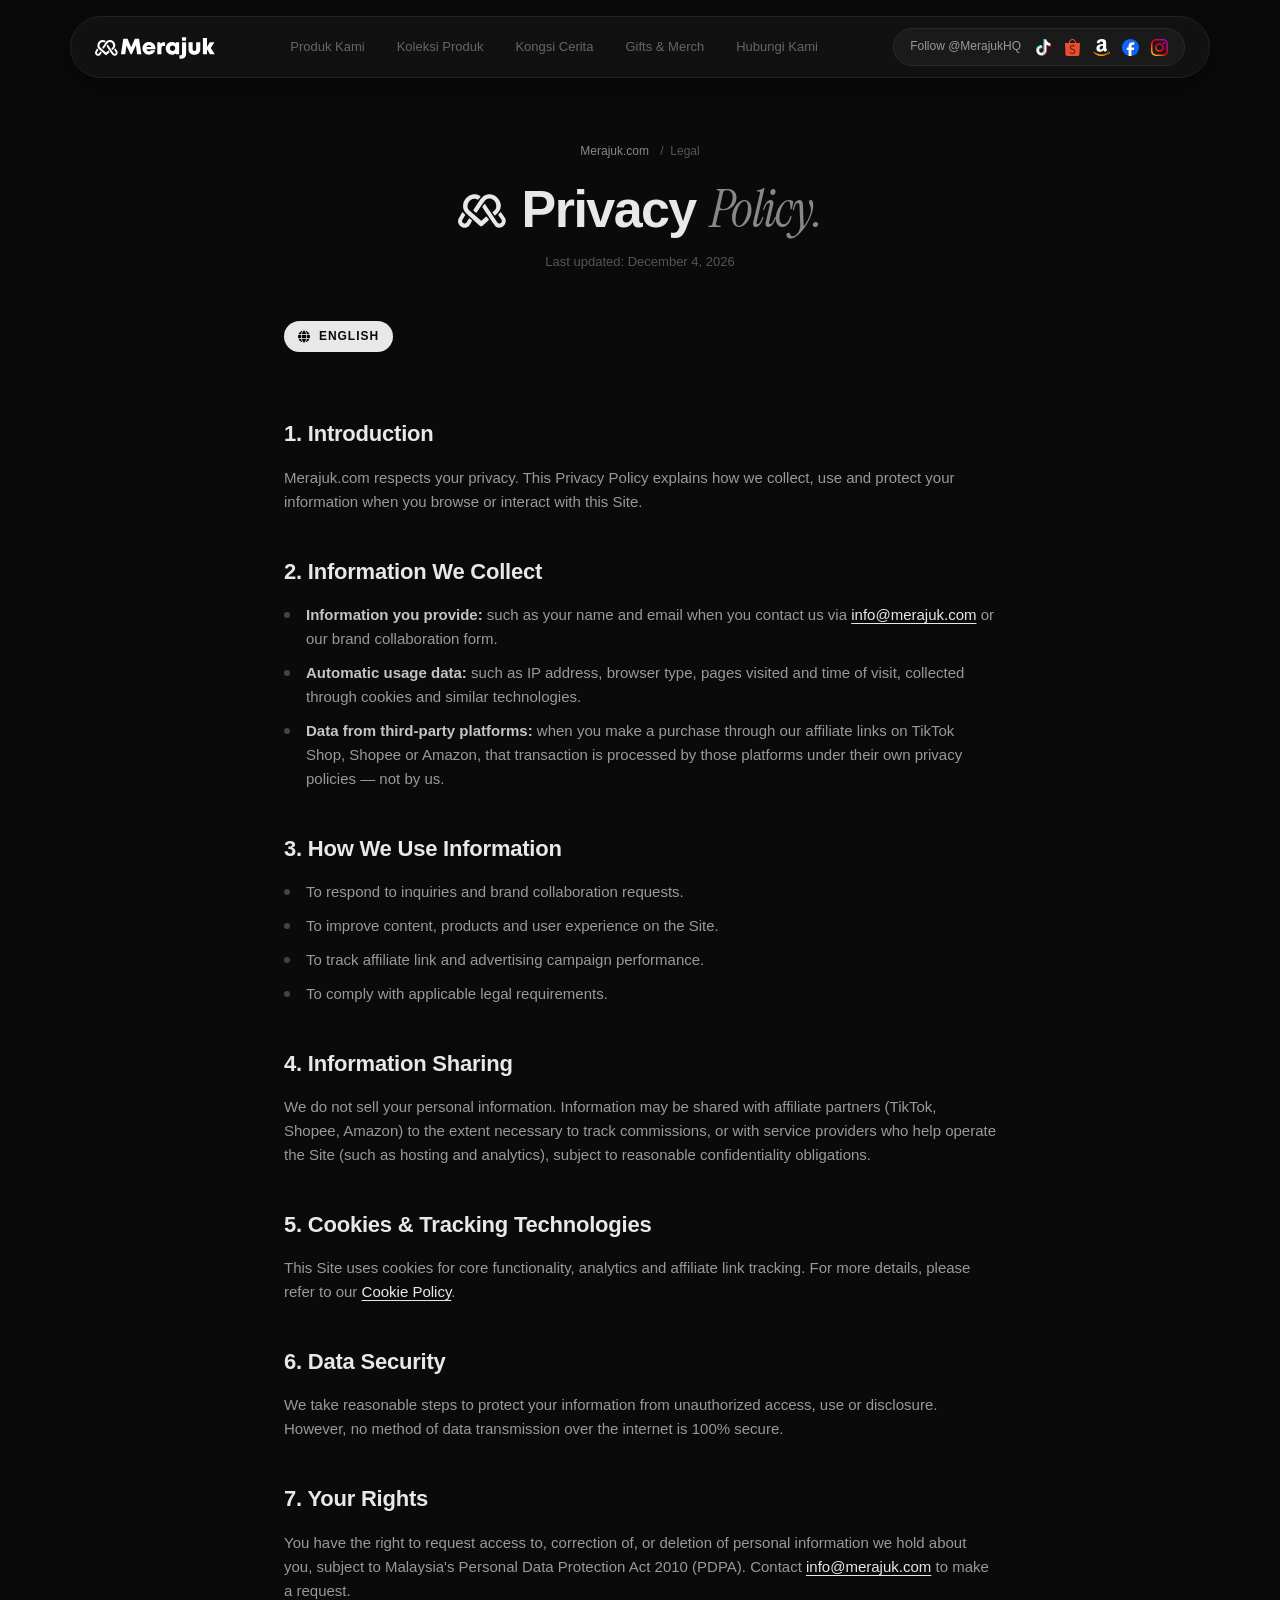
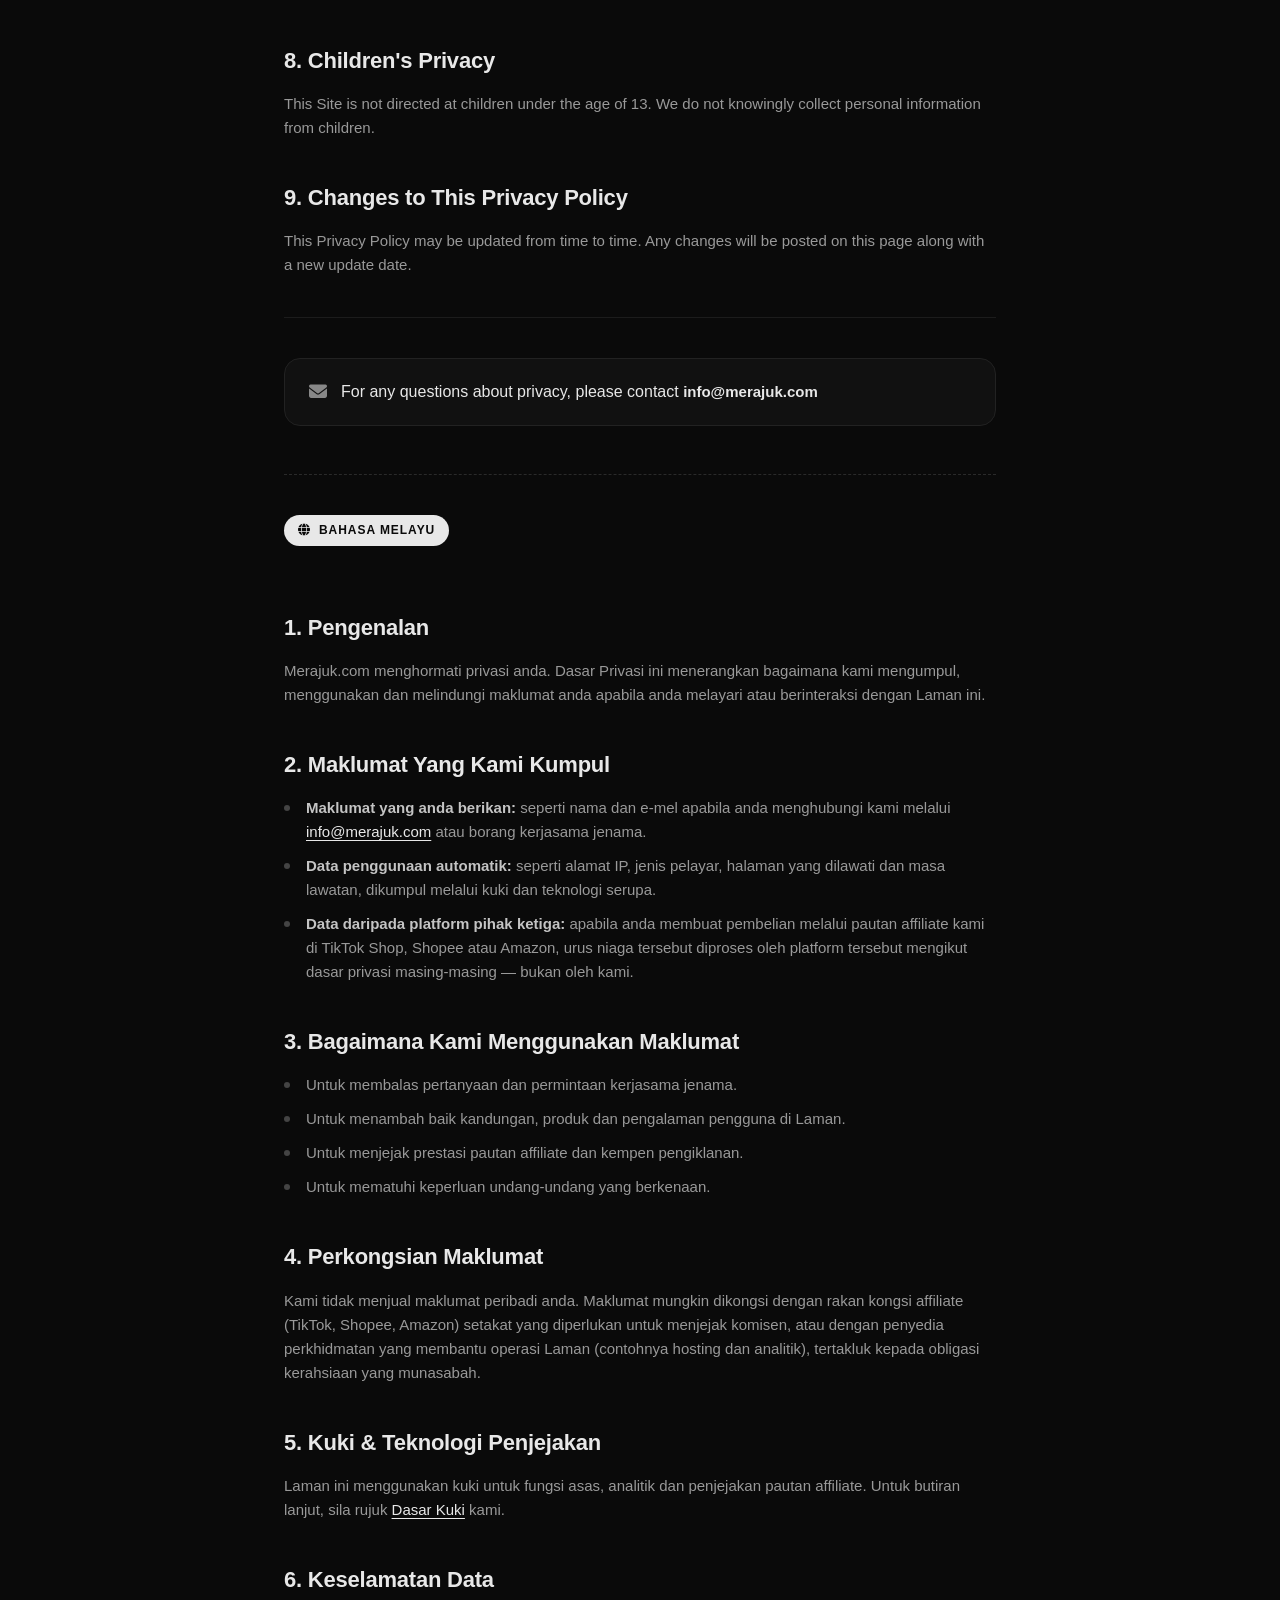
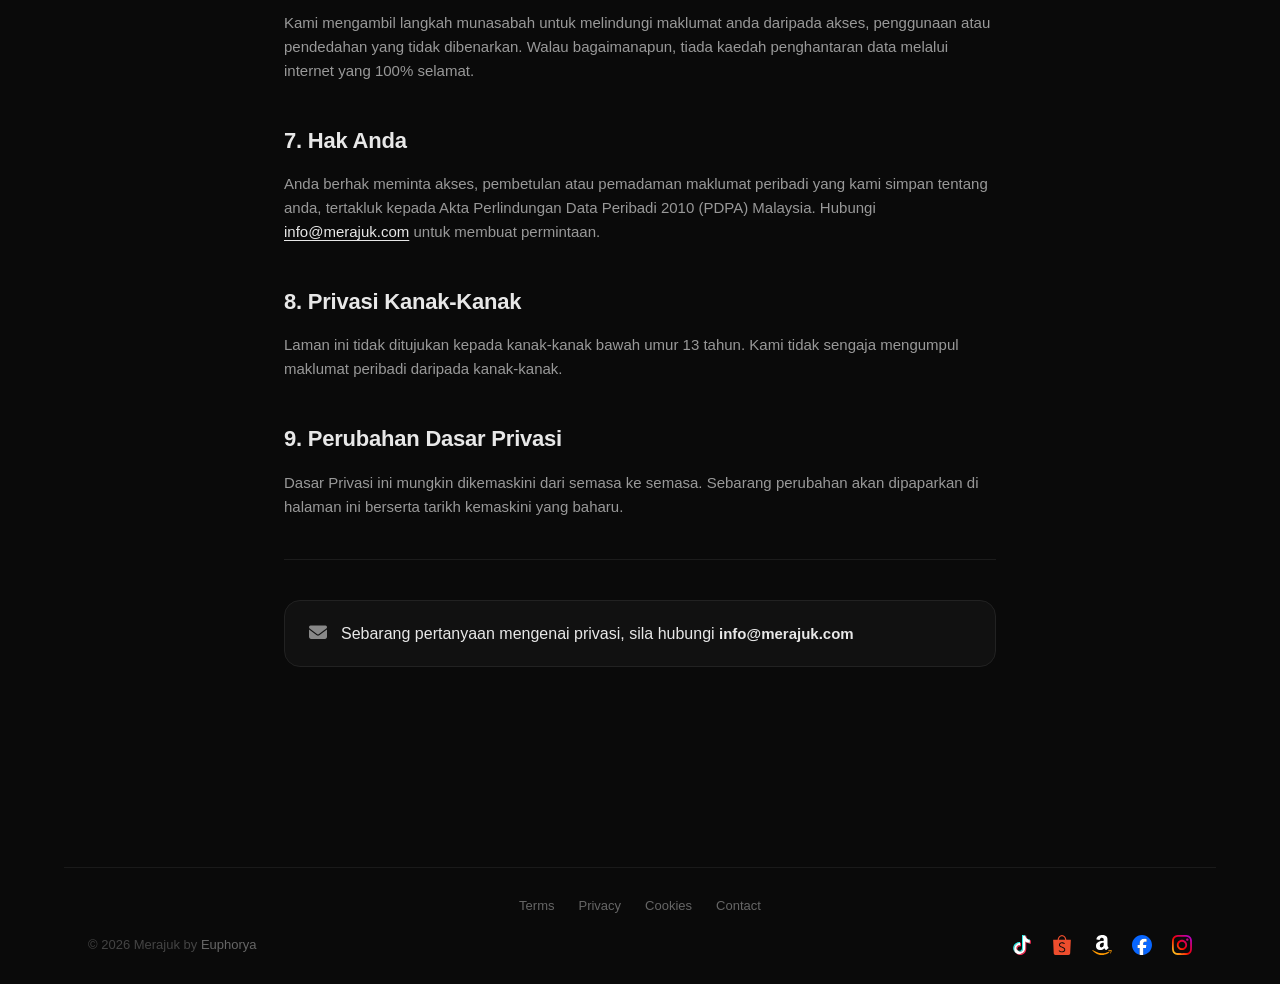
<file: privacy.html>
<!DOCTYPE html>
<html lang="ms">
<head>
  <meta charset="UTF-8">
  <meta name="viewport" content="width=device-width, initial-scale=1.0">
  <link rel="stylesheet" href="https://cdnjs.cloudflare.com/ajax/libs/font-awesome/6.5.1/css/all.min.css" referrerpolicy="no-referrer">
  <link rel="preconnect" href="https://fonts.googleapis.com">
  <link rel="preconnect" href="https://fonts.gstatic.com" crossorigin>
  <link href="https://fonts.googleapis.com/css2?family=Instrument+Serif:ital@0;1&display=swap" rel="stylesheet">
  <link rel="shortcut icon" type="image/png" href="images/favicon.png"/>
  <meta name="robots" content="index, follow" />
  <meta name="author" content="Merajuk.com" />
  <meta name="theme-color" content="#0a0a0a" />
  <meta property="og:locale" content="ms_MY" />
  <meta property="og:site_name" content="Merajuk.com" />
  <title>Privacy Policy | Merajuk.com</title>
  <meta name="description" content="Dasar Privasi Merajuk.com — bagaimana kami mengumpul, menggunakan dan melindungi maklumat anda." />
  <meta property="og:type" content="website" />
  <meta property="og:url" content="https://merajuk.com/privacy.html" />
  <meta property="og:title" content="Privacy Policy | Merajuk.com" />
  <meta property="og:description" content="Dasar Privasi Merajuk.com — bagaimana kami mengumpul, menggunakan dan melindungi maklumat anda." />
  <link rel="canonical" href="https://merajuk.com/privacy.html" />
  <style>

    * { margin: 0; padding: 0; box-sizing: border-box; }

    body {
      font-family: -apple-system, BlinkMacSystemFont, 'Segoe UI', 'Helvetica Neue', Arial, sans-serif;
      background-color: #0a0a0a;
      color: #e8e8e8;
      line-height: 1.6;
    }

    a { color: inherit; }

    @keyframes fadeInDown {
      from { opacity: 0; transform: translateY(-20px); }
      to   { opacity: 1; transform: translateY(0); }
    }
    @keyframes fadeInUp {
      from { opacity: 0; transform: translateY(24px); }
      to   { opacity: 1; transform: translateY(0); }
    }

    .page-wrap { max-width: 1200px; margin: 0 auto; padding: 0 24px; }

    /* ── NAVBAR ── */
    .navbar {
      position: sticky;
      top: 16px;
      z-index: 100;
      max-width: 1140px;
      margin: 16px auto 0;
      background: rgba(20,20,20,0.75);
      backdrop-filter: blur(16px);
      -webkit-backdrop-filter: blur(16px);
      border: 1px solid #222;
      border-radius: 999px;
      box-shadow: 0 8px 32px rgba(0,0,0,0.4);
      animation: fadeInDown 0.5s ease both;
      transition: border-radius 0.2s;
    }

    .navbar:has(.nav-mobile-menu.open) { border-radius: 28px; }

    .navbar-inner {
      max-width: 1200px;
      margin: 0 auto;
      padding: 0 24px;
      height: 60px;
      display: flex;
      align-items: center;
      justify-content: space-between;
      gap: 32px;
    }

    .nav-logo { display: flex; align-items: center; flex-shrink: 0; }

    .nav-links {
      display: flex;
      align-items: center;
      gap: 4px;
      flex: 1;
      justify-content: center;
    }

    .nav-link {
      font-size: 13px;
      color: #666;
      text-decoration: none;
      padding: 6px 14px;
      border-radius: 6px;
      transition: color 0.2s, background 0.2s;
      white-space: nowrap;
    }

    .nav-link:hover, .nav-link.active { color: #e8e8e8; background: #181818; }

    .nav-mobile-toggle {
      display: none;
      background: transparent;
      border: none;
      color: #888;
      font-size: 18px;
      padding: 8px;
      cursor: pointer;
      border-radius: 6px;
    }

    .nav-social {
      display: flex;
      align-items: center;
      gap: 14px;
      flex-shrink: 0;
      padding: 8px 16px;
      background: #1a1a1a;
      border: 1px solid #2a2a2a;
      border-radius: 999px;
    }

    .nav-social-label { font-size: 12px; color: #999; white-space: nowrap; }
    .nav-social-icons { display: flex; align-items: center; gap: 12px; }
    .nav-social-link { display: flex; align-items: center; transition: opacity 0.2s, transform 0.2s; }
    .nav-social-link:hover { opacity: 0.7; transform: translateY(-1px); }
    .nav-social-link svg { width: 17px; height: 17px; flex-shrink: 0; }

    .nav-mobile-menu {
      display: none;
      flex-direction: column;
      padding: 8px 16px 16px;
      border-top: 1px solid #262626;
      gap: 2px;
      background: rgba(14,14,14,0.97);
    }

    .nav-mobile-menu.open {
      display: flex;
      border-bottom-left-radius: 24px;
      border-bottom-right-radius: 24px;
    }

    .nav-mobile-link {
      font-size: 15px;
      color: #aaa;
      text-decoration: none;
      padding: 10px 12px;
      border-radius: 6px;
      transition: color 0.2s, background 0.2s;
    }

    .nav-mobile-link:hover { color: #fff; background: #1c1c1c; }

    .nav-mobile-social {
      display: flex;
      flex-direction: column;
      align-items: center;
      gap: 10px;
      margin-top: 8px;
      padding: 12px 16px;
      background: #1e1e1e;
      border: 1px solid #2e2e2e;
      border-radius: 10px;
    }

    .nav-mobile-social-label { font-size: 14px; font-weight: 500; color: #fff; }
    .nav-mobile-social-icons { display: flex; align-items: center; gap: 18px; }
    .nav-mobile-social-icons a { display: flex; align-items: center; transition: opacity 0.2s; }
    .nav-mobile-social-icons a:hover { opacity: 0.7; }
    .nav-mobile-social-icons svg { width: 22px; height: 22px; }

    @media (max-width: 860px) {
      .navbar { margin: 16px 16px 0; }
      .nav-links { display: none; }
    }
    @media (max-width: 640px) {
      .navbar-inner { padding: 0 16px; height: 56px; }
      .nav-social-label { display: none; }
      .nav-social { padding: 8px 12px; gap: 10px; }
      .nav-mobile-toggle { display: block; }
    }

    .hero-accent {
      color: #888;
      font-family: 'Instrument Serif', serif;
      font-style: italic;
      font-weight: 400;
      display: inline-block;
    }

    .section-icon { width: 26px; height: auto; color: #e8e8e8; flex-shrink: 0; }
    .page-title .section-icon, .collab-title .section-icon { width: 0.95em; height: auto; }

    /* ── PAGE HERO ── */
    .page-hero {
      max-width: 800px;
      margin: 0 auto;
      padding: 64px 24px 24px;
      text-align: center;
      animation: fadeInUp 0.6s ease both;
    }

    .page-eyebrow {
      display: flex;
      align-items: center;
      justify-content: center;
      gap: 8px;
      font-size: 12px;
      color: #555;
      margin-bottom: 20px;
    }

    .page-eyebrow a { color: #888; text-decoration: none; }
    .page-eyebrow a:hover { color: #e8e8e8; }

    .page-title {
      font-size: clamp(32px, 5vw, 52px);
      font-weight: 700;
      letter-spacing: -0.03em;
      line-height: 1.1;
      margin-bottom: 14px;
      display: flex;
      align-items: center;
      justify-content: center;
      gap: 14px;
    }

    .page-meta { font-size: 13px; color: #555; }

    /* ── LEGAL CONTENT ── */
    .legal-content {
      max-width: 760px;
      margin: 0 auto;
      padding: 24px 24px 100px;
      animation: fadeInUp 0.7s 0.1s ease both;
    }

    .legal-content h2 {
      font-size: 22px;
      font-weight: 700;
      letter-spacing: -0.01em;
      color: #e8e8e8;
      margin: 40px 0 14px;
    }

    .legal-content h2:first-child { margin-top: 0; }

    .legal-content p {
      font-size: 15px;
      color: #999;
      margin-bottom: 14px;
    }

    .legal-content ul {
      list-style: none;
      margin-bottom: 14px;
    }

    .legal-content ul li {
      font-size: 15px;
      color: #999;
      padding-left: 22px;
      position: relative;
      margin-bottom: 10px;
    }

    .legal-content ul li::before {
      content: "";
      position: absolute;
      left: 0;
      top: 9px;
      width: 6px;
      height: 6px;
      border-radius: 50%;
      background: #444;
    }

    .legal-content strong { color: #c4c4c4; font-weight: 600; }

    .legal-content a.inline-link { color: #e8e8e8; text-decoration: underline; text-underline-offset: 3px; }
    .legal-content a.inline-link:hover { color: #fff; }

    .legal-divider { border: none; border-top: 1px solid #1c1c1c; margin: 40px 0; }

    .lang-section + .lang-section { margin-top: 48px; }
    .lang-label {
      display: inline-flex;
      align-items: center;
      gap: 8px;
      font-size: 12px;
      font-weight: 700;
      letter-spacing: 0.08em;
      text-transform: uppercase;
      color: #0a0a0a;
      background: #e8e8e8;
      padding: 6px 14px;
      border-radius: 999px;
      margin-bottom: 24px;
    }
    .lang-divider { border: none; border-top: 1px dashed #2a2a2a; margin: 48px 0 40px; }

    .legal-email-box {
      margin-top: 32px;
      padding: 20px 24px;
      background: #111;
      border: 1px solid #222;
      border-radius: 16px;
      display: flex;
      align-items: center;
      gap: 14px;
      flex-wrap: wrap;
    }

    .legal-email-box i { color: #888; font-size: 18px; }
    .legal-email-box a { font-size: 15px; color: #e8e8e8; text-decoration: none; font-weight: 600; }
    .legal-email-box a:hover { text-decoration: underline; }

    /* ── CONTACT PAGE ── */
    .contact-hero {
      max-width: 980px;
      margin: 0 auto;
      padding: 64px 24px 0;
      display: grid;
      grid-template-columns: 1fr 1fr;
      gap: 48px;
      align-items: center;
      animation: fadeInUp 0.6s ease both;
    }

    .contact-card {
      background: #111;
      border: 1px solid #222;
      border-radius: 24px;
      padding: 40px;
    }

    .contact-logo { margin-bottom: 28px; }
    .contact-logo svg { width: 150px; height: auto; }

    .contact-tagline {
      font-size: 15px;
      color: #888;
      margin-bottom: 28px;
      line-height: 1.6;
    }

    .contact-email-btn {
      display: inline-flex;
      align-items: center;
      gap: 10px;
      padding: 14px 24px;
      background: #e8e8e8;
      color: #0a0a0a;
      border-radius: 999px;
      text-decoration: none;
      font-size: 14px;
      font-weight: 600;
      margin-bottom: 32px;
      transition: transform 0.2s ease;
    }
    .contact-email-btn:hover { transform: translateY(-2px); }

    .contact-social-label {
      font-size: 11px;
      font-weight: 600;
      letter-spacing: 0.06em;
      text-transform: uppercase;
      color: #555;
      margin-bottom: 14px;
    }

    .contact-social-grid { display: flex; flex-direction: column; gap: 10px; }

    .contact-social-item {
      display: flex;
      align-items: center;
      gap: 14px;
      padding: 12px 16px;
      background: #161616;
      border: 1px solid #232323;
      border-radius: 14px;
      text-decoration: none;
      transition: border-color 0.2s ease, transform 0.2s ease;
    }

    .contact-social-item:hover { border-color: #3a3a3a; transform: translateX(2px); }

    .contact-social-item .icon-wrap {
      width: 26px;
      height: 26px;
      flex-shrink: 0;
      display: flex;
      align-items: center;
      justify-content: center;
    }

    .contact-social-item .icon-wrap svg { width: 100%; height: 100%; }

    .contact-social-item .label { display: flex; flex-direction: column; gap: 2px; }
    .contact-social-item .label .platform { font-size: 13px; color: #e8e8e8; font-weight: 600; }
    .contact-social-item .label .handle { font-size: 12px; color: #666; }

    .contact-right-art {
      display: flex;
      align-items: center;
      justify-content: center;
    }

    .contact-right-art .section-icon { width: 220px; height: auto; color: #161616; }

    @media (max-width: 768px) {
      .contact-hero { grid-template-columns: 1fr; }
      .contact-right-art { display: none; }
    }

    /* ── COLLAB / PRICING (reuses pricing-card pattern) ── */
    .collab-section {
      max-width: 1140px;
      margin: 96px auto 0;
      padding: 0 24px;
      text-align: center;
      animation: fadeInUp 0.6s ease both;
    }

    .collab-title {
      display: inline-flex;
      align-items: center;
      gap: 14px;
      font-size: clamp(28px, 4vw, 44px);
      font-weight: 700;
      letter-spacing: -0.03em;
      margin-bottom: 10px;
    }

    .collab-sub { font-size: 15px; color: #555; margin-bottom: 48px; }

    .pricing-grid {
      display: grid;
      grid-template-columns: 1fr 1fr;
      gap: 24px;
      max-width: 880px;
      margin: 0 auto;
    }

    .pricing-card {
      background: #111;
      border: 1px solid #222;
      border-radius: 20px;
      overflow: hidden;
      display: flex;
      flex-direction: column;
      transition: border-color 0.25s ease, transform 0.25s ease;
      text-align: left;
    }

    .pricing-card:hover { border-color: #333; transform: translateY(-4px); }
    .pricing-card.featured { border-color: #e8e8e8; }

    .pricing-icon-banner {
      aspect-ratio: 16 / 9;
      background: #0a0a0a;
      display: flex;
      align-items: center;
      justify-content: center;
    }

    .pricing-icon-banner i { font-size: 40px; color: #2a2a2a; }

    .pricing-body { padding: 28px 28px 32px; display: flex; flex-direction: column; flex: 1; }

    .pricing-badge {
      display: inline-block;
      align-self: flex-start;
      padding: 4px 12px;
      border-radius: 999px;
      background: #1c1c1c;
      border: 1px solid #2a2a2a;
      font-size: 11px;
      font-weight: 600;
      letter-spacing: 0.04em;
      text-transform: uppercase;
      color: #aaa;
      margin-bottom: 14px;
    }

    .pricing-card.featured .pricing-badge { background: #e8e8e8; color: #0a0a0a; border-color: #e8e8e8; }

    .pricing-title {
      display: flex;
      align-items: center;
      gap: 10px;
      font-size: 24px;
      font-weight: 700;
      letter-spacing: -0.02em;
      color: #e8e8e8;
      margin-bottom: 8px;
    }

    .pricing-desc { font-size: 14px; color: #888; line-height: 1.6; margin-bottom: 20px; }

    .pricing-features-label {
      font-size: 12px;
      font-weight: 600;
      letter-spacing: 0.04em;
      text-transform: uppercase;
      color: #555;
      margin-bottom: 12px;
    }

    .pricing-features { list-style: none; display: flex; flex-direction: column; gap: 10px; margin-bottom: 28px; }
    .pricing-features li { display: flex; align-items: center; gap: 10px; font-size: 14px; color: #bbb; }
    .pricing-features li i {
      width: 18px; height: 18px; flex-shrink: 0;
      display: flex; align-items: center; justify-content: center;
      border-radius: 50%; background: #1c1c1c; color: #e8e8e8; font-size: 9px;
    }

    .pricing-cta {
      margin-top: auto;
      display: inline-flex;
      align-items: center;
      justify-content: center;
      gap: 8px;
      padding: 14px 28px;
      background: transparent;
      color: #e8e8e8;
      border: 1px solid #2a2a2a;
      border-radius: 999px;
      font-size: 15px;
      font-weight: 600;
      text-decoration: none;
      transition: transform 0.2s ease, background 0.2s ease, color 0.2s ease;
    }

    .pricing-card.featured .pricing-cta { background: #e8e8e8; color: #0a0a0a; border-color: #e8e8e8; }
    .pricing-cta:hover { transform: translateY(-2px); background: #e8e8e8; color: #0a0a0a; }

    .collab-note { max-width: 560px; margin: 32px auto 0; font-size: 13px; color: #555; }
    .collab-note a { color: #888; text-decoration: underline; text-underline-offset: 3px; }

    @media (max-width: 768px) {
      .pricing-grid { grid-template-columns: 1fr; max-width: 420px; }
    }

    /* ── FOOTER ── */
    footer {
      max-width: 1200px;
      margin: 100px auto 0;
      padding: 28px 24px;
      border-top: 1px solid #1a1a1a;
      display: flex;
      flex-direction: column;
      gap: 18px;
    }

    .footer-links {
      display: flex;
      justify-content: center;
      gap: 24px;
      flex-wrap: wrap;
    }

    .footer-links a {
      font-size: 13px;
      color: #666;
      text-decoration: none;
      transition: color 0.2s;
    }
    .footer-links a:hover { color: #e8e8e8; }

    .footer-bottom {
      display: flex;
      align-items: center;
      justify-content: space-between;
      flex-wrap: wrap;
      gap: 12px;
    }

    .footer-left { font-size: 13px; color: #444; }
    .footer-brand-link { color: #666; text-decoration: none; }
    .footer-brand-link:hover { color: #e8e8e8; }
    .footer-right { display: flex; gap: 20px; }

    .social-link { display: flex; align-items: center; transition: opacity 0.2s; }
    .social-link:hover { opacity: 0.7; }
    .social-svg { width: 20px; height: 20px; }

    @media (max-width: 640px) {
      .footer-bottom { flex-direction: column; text-align: center; justify-content: center; }
      .footer-right { justify-content: center; }
    }

  </style>
</head>
<body>
  <div class="page-wrap">
  <nav class="navbar">
    <div class="navbar-inner">
      <a href="index.html" class="nav-logo" aria-label="Merajuk Home">
        <svg width="120" height="27" viewBox="0 0 1383 308" fill="none" xmlns="http://www.w3.org/2000/svg"><path d="M534.811 232H485.179L471.435 129.429L424.095 232.509H409.587L362.501 129.683L348.757 232H298.871L325.85 53.8362H374.972L416.968 150.808L459.218 53.8362H508.086L534.811 232ZM696.58 162.007C696.58 166.334 696.325 170.406 695.816 174.733H593.754C596.808 190.513 606.734 198.658 621.751 198.658C632.695 198.658 642.112 193.822 646.439 185.677H693.78C684.108 216.983 656.111 236.581 621.751 236.581C578.737 236.581 547.177 205.275 547.177 163.28C547.177 121.284 578.483 90.2325 621.751 90.2325C666.037 90.2325 696.58 121.793 696.58 162.007ZM621.751 127.392C608.007 127.392 598.335 134.773 594.517 148.518H650.003C645.93 134.773 636.004 127.392 621.751 127.392ZM794.983 94.0503H807.709V137.319H789.129C772.586 137.319 765.459 144.7 765.459 162.262V232H718.118V94.5594H749.933L757.314 109.831C766.986 98.6317 778.694 94.0503 794.983 94.0503ZM934.227 94.5594H969.606V232H932.955L928.883 222.328C917.684 231.491 903.431 236.581 887.396 236.581C845.4 236.581 815.367 206.039 815.367 163.28C815.367 120.775 845.4 90.487 887.396 90.487C903.685 90.487 918.193 95.832 929.392 105.249L934.227 94.5594ZM893.759 194.84C911.575 194.84 924.556 181.351 924.556 163.28C924.556 145.463 911.575 132.228 893.759 132.228C875.942 132.228 862.962 145.463 862.962 163.28C862.962 181.351 875.942 194.84 893.759 194.84ZM1002.79 77.5065V37.2924H1049.62V77.5065H1002.79ZM973.776 284.431V242.69H985.483C996.682 242.69 1002.54 236.327 1002.54 224.619V94.5594H1049.88V228.437C1049.88 263.56 1028.24 284.431 991.592 284.431H973.776ZM1145.69 236.581C1105.22 236.581 1077.98 211.638 1077.98 173.206V94.5594H1125.32V171.17C1125.32 185.677 1133.21 194.077 1145.69 194.077C1158.41 194.077 1166.05 185.423 1166.05 171.17V94.5594H1213.39V173.206C1213.39 211.638 1186.41 236.581 1145.69 236.581ZM1381.06 232H1325.06L1290.7 173.97V232H1243.36V44.928H1290.7V148.518L1323.54 94.5594H1376.73L1333.72 160.225L1381.06 232Z" fill="white"/><path d="M74.71 216.663C71.7774 221.71 71.24 222.931 70.539 224.018C67.0982 229.381 63.9787 235.474 59.8661 240.34C53.5745 247.776 42.0954 251.001 32.6609 249.815C22.5488 248.542 13.2604 242.647 7.21411 234.533C-0.0764284 224.742 -2.76364 210.348 3.51043 199.389C7.44779 192.513 11.4611 185.678 15.4393 178.826C16.3098 177.324 17.2912 175.642 18.3135 173.895L22.0873 167.44C24.0735 164.291 26.5796 165.407 28.5658 167.954C32.5324 172.505 33.5839 173.743 37.79 177.698C40.5064 180.508 39.8404 180.824 38.123 183.575L35.757 187.273L24.1319 206.171C14.417 221.891 37.6848 236.274 47.3997 220.554L57.4534 203.829C59.3637 200.417 61.5193 197.257 64.224 199.535L73.7987 208.344C78.0282 211.534 75.7674 214.192 74.71 216.663Z" fill="white"/><path d="M222.588 176.53C220.456 179.62 219.779 180.677 221.817 183.616L223.582 186.397L237.135 205.534C247.708 220.402 225.807 236.134 215.234 221.266L150.653 124.871C148.526 121.95 146.406 117.148 143.064 121.95L135.16 132.459C131.836 137.77 133.005 137.951 135.902 142.034C148.012 159.764 189.343 221.57 192.766 226.226C196.493 231.291 199.957 237.097 204.315 241.625C210.981 248.553 222.46 250.972 231.643 249.178C241.487 247.256 250.22 240.824 255.624 232.418C262.143 222.277 263.826 207.894 256.95 197.49C252.633 190.965 248.24 184.486 243.888 177.984L238.046 169.888C235.248 165.845 233.653 163.584 229.429 168.544C229.429 168.544 223.786 174.801 222.588 176.53Z" fill="white"/><path d="M121.088 83.92L117.279 88.8096L112.127 94.8616C108.318 99.1495 107.704 96.4973 100.799 93.1091C100.665 93.0624 100.525 93.0098 100.391 92.9631C64.3467 80.3974 34.6004 133.254 63.8736 156.726L123.693 208.876L127.578 212.258L130.739 209.355L150.32 191.374C151.862 189.942 155.005 187.991 157.774 191.076L166.724 202.993C169.096 205.657 169.405 208.408 165.929 211.066L134.384 238.663C128.53 242.746 124.581 243.43 118.593 238.663L50.2856 176.436C43.3105 170.659 37.3285 163.625 33.2802 155.499C27.5669 144.026 26.1298 130.882 28.8287 118.381C31.4634 106.183 37.79 94.8616 46.4826 85.9412C55.181 77.015 66.3797 70.4313 78.6416 67.9135C90.699 65.4366 105.298 66.7627 116.549 73.5625C117.308 74.024 120.264 76.0803 120.264 76.0803C123.834 79.0713 123.559 80.7537 121.088 83.92Z" fill="white"/><path d="M203.989 181.262C214.376 172.809 223.419 164.665 229.214 152.228C233.046 144.003 235.038 133.505 233.91 124.503C231.79 107.579 223.395 92.6828 210.684 81.7412C198.13 70.9339 181.516 64.8292 164.902 67.2068C139.653 70.8287 124.599 91.088 111.642 110.909C103.797 122.908 93.7487 138.243 85.3949 151.013C83.3328 154.29 83.5197 156.311 85.9908 158.73L94.4497 165.98C99.643 170.075 102.476 165.413 103.925 163.462L105.759 160.891C117.04 142.934 128.998 127.161 141.756 109.075C149.608 97.9463 158.925 90.1183 173.349 90.7725C185.529 91.3217 194.689 97.9462 201.518 106.948C208.09 115.618 209.743 127.377 209.112 136.035C208.399 145.837 202.663 151.317 195.84 158.701C194.671 159.968 193.193 161.207 191.815 162.264C188.596 164.881 187.731 165.606 191.16 170.671L197.645 180.251C200.688 184.276 202.458 182.08 203.989 181.262Z" fill="white"/></svg>
      </a>
      <nav class="nav-links" aria-label="Navigasi">
        <a href="index.html#merajuk-products" class="nav-link">Produk Kami</a>
        <a href="index.html#products" class="nav-link">Koleksi Produk</a>
        <a href="index.html#cerita" class="nav-link">Kongsi Cerita</a>
        <a href="corporate.html" class="nav-link">Gifts & Merch</a>
        <a href="contact.html" class="nav-link">Hubungi Kami</a>
      </nav>
      <div class="nav-social">
        <span class="nav-social-label">Follow @MerajukHQ</span>
        <div class="nav-social-icons">
          <a href="https://merajuk.com/tiktok" target="_blank" rel="noopener noreferrer" class="nav-social-link" aria-label="TikTok @MerajukHQ"><svg viewBox="0 0 346 392" fill="none" xmlns="http://www.w3.org/2000/svg"><path d="M134.652 154.464V138.819C129.33 138.05 124.008 137.729 118.686 137.665C53.2194 137.665 0 190.884 0 256.351C0 295.079 18.9153 331.371 50.6546 353.556C30.9057 332.333 19.1718 303.928 19.1718 272.701C19.0436 208.453 70.4035 155.939 134.652 154.464Z" fill="#25F4EE"/><path d="M137.409 327.331C166.583 327.331 190.756 303.735 191.846 274.817L192.103 16.7353H238.91L238.846 16.3505C237.82 10.9645 237.307 5.45018 237.307 0H172.867L172.739 258.467C171.713 288.347 146.642 311.686 116.826 310.66C108.683 310.404 100.732 308.288 93.4867 304.441C103.361 318.034 119.391 327.331 137.409 327.331Z" fill="#25F4EE"/><path d="M327.075 104.836V89.7036C309.699 89.7036 292.707 84.6382 278.216 75.1484C290.783 89.5754 307.775 100.668 327.075 104.836Z" fill="#25F4EE"/><path d="M278.216 75.1483C263.981 58.8619 256.159 37.9589 256.159 16.2864H238.59C243.142 40.9084 258.018 62.0038 278.216 75.1483Z" fill="#FE2C55"/><path d="M118.622 201.657C88.7418 201.657 64.0557 226.471 64.0557 256.351C64.0557 277.19 76.2384 295.272 93.4866 304.312C75.9819 280.075 81.4321 246.284 105.605 228.715C114.839 222.047 125.995 218.456 137.409 218.456C142.859 218.456 148.245 219.29 153.439 220.957V155.234C148.117 154.465 142.795 154.08 137.409 154.08C136.447 154.08 135.549 154.144 134.587 154.144H134.331L134.203 204.029C129.201 202.426 123.944 201.657 118.622 201.657Z" fill="#FE2C55"/><path d="M327.075 104.066L326.754 104.002V153.823C294.502 153.759 263.084 143.564 236.923 124.649V256.415C236.987 321.689 184.152 374.716 118.814 374.78C118.75 374.78 118.686 374.78 118.558 374.78C93.2303 374.78 69.8265 367.15 50.5265 353.62C72.9043 377.794 104.387 391.515 137.345 391.451C202.811 391.451 256.094 338.232 256.094 272.765V141.705C282.255 160.492 313.61 170.623 345.798 170.559V106.054C339.578 106.054 333.295 105.349 327.075 104.066Z" fill="#FE2C55"/><path d="M237.371 256.415V125.29C263.532 144.077 294.887 154.208 327.075 154.144V104.002C308.096 99.8987 290.911 89.7678 278.216 75.0844C257.633 61.6833 243.399 40.3956 238.846 16.2224H191.654L191.59 274.817C190.564 304.697 165.493 328.037 135.613 327.011C118.814 326.434 103.297 318.098 93.5508 304.441C67.0052 290.591 56.8101 257.826 70.66 231.28C80.0215 213.391 98.488 202.234 118.686 202.234C124.136 202.234 129.522 203.067 134.716 204.735V154.144C70.5318 155.619 18.7871 208.261 18.7871 272.766C18.7871 302.774 30.1363 331.692 50.6546 353.621C70.5959 367.663 94.3202 375.165 118.686 375.165C184.088 375.101 237.371 321.881 237.371 256.415Z" fill="white"/></svg></a>
          <a href="https://merajuk.com/shopee" target="_blank" rel="noopener noreferrer" class="nav-social-link" aria-label="Shopee"><svg viewBox="0 0 364 411" fill="none" xmlns="http://www.w3.org/2000/svg"><path d="M248.174 307.015C245.891 326.659 233.982 342.563 215.539 350.426C205.205 354.783 191.403 357.171 180.333 356.461C163.302 355.751 147.336 351.532 132.434 344.039C127.279 341.202 119.335 335.882 113.275 330.915C111.78 329.495 111.53 328.785 112.614 327.317C113.09 326.456 114.154 324.88 116.336 321.69C119.662 316.987 120.018 316.365 120.372 315.762C121.436 314.236 123.057 314.097 124.751 315.303C124.983 315.539 124.983 315.539 125.112 315.654C125.337 315.901 125.337 315.901 125.945 316.364C126.572 316.845 127.027 317.074 127.139 317.345C143.108 329.846 161.696 336.943 180.461 337.653C206.508 337.301 225.226 325.59 228.675 307.492C232.225 287.795 216.702 270.6 186.346 261.012C176.782 258.175 152.715 248.562 148.272 245.888C127.467 233.702 117.702 217.707 119.121 197.871C121.251 170.458 146.718 150.055 178.904 149.876C193.191 149.876 207.592 152.854 221.254 158.602C226.182 160.698 234.976 165.462 237.901 167.739C239.656 169.04 240.03 170.458 238.948 172.047C238.588 173.017 237.529 174.461 235.7 177.556C233.033 181.623 232.934 181.792 232.45 182.687C231.5 184.18 230.143 184.299 228.336 183.23C213.733 173.299 197.262 168.329 179.266 167.974C156.913 168.329 140.106 181.652 139.024 199.908C138.801 216.307 151.049 228.253 177.572 237.249C231.517 254.629 252.095 274.933 248.174 307.015ZM181.655 24.0227C216.704 24.0227 245.337 57.2778 246.755 98.9669H116.639C117.891 57.2778 146.608 24.0227 181.655 24.0227ZM363.312 106.865C363.312 102.515 359.944 98.9669 355.647 98.9669H355.366H271.254C269.126 43.9636 229.781 0 181.655 0C133.5 0 94.2576 43.9636 92.1587 98.9669H7.69363C3.45755 99.0631 0.0961714 102.533 0.0961714 106.865C0.0961714 107.115 0.0961714 107.225 0.0961714 107.476H0L11.9969 372.781C11.9969 373.498 12.1373 374.222 12.1373 375.084C12.1373 375.252 12.1602 375.304 12.1602 375.62V376.026L12.2487 376.166C14.0546 394.663 27.4177 409.409 45.6809 410.131V410.272H313.598C313.738 410.272 313.821 410.272 313.96 410.272C314.167 410.272 314.167 410.272 314.32 410.272H314.875V410.131C333.398 409.681 348.564 394.663 350.01 375.963L350.091 375.62C350.091 375.444 350.091 375.254 350.091 375.084C350.091 374.544 350.231 374.2 350.231 373.639L363.312 107.225C363.312 107.128 363.312 106.977 363.312 106.865Z" fill="#EE4D2D"/></svg></a>
          <a href="https://merajuk.com/amazon" target="_blank" rel="noopener noreferrer" class="nav-social-link" aria-label="Amazon"><svg viewBox="0 0 427 440" fill="none" xmlns="http://www.w3.org/2000/svg"><path d="M374.404 362.106C192.847 448.512 80.171 376.219 8.04337 332.309C3.58014 329.542 -4.00579 332.956 2.57604 340.516C26.6054 369.652 105.354 439.879 208.145 439.879C311.006 439.879 372.199 383.753 379.854 373.962C387.457 364.254 382.087 358.899 374.402 362.106H374.404ZM425.394 333.947C420.518 327.598 395.747 326.414 380.158 328.329C364.544 330.189 341.108 339.731 343.146 345.461C344.191 347.607 346.326 346.644 357.052 345.68C367.807 344.607 397.937 340.804 404.215 349.011C410.522 357.275 394.605 396.642 391.698 402.991C388.889 409.34 392.771 410.977 398.047 406.749C403.25 402.522 412.67 391.575 418.992 376.084C425.27 360.509 429.1 338.781 425.394 333.947Z" fill="#FF9900"/><path fill-rule="evenodd" clip-rule="evenodd" d="M252.327 185.796C252.327 208.467 252.9 227.374 241.441 247.508C232.192 263.879 217.541 273.946 201.172 273.946C178.826 273.946 165.813 256.921 165.813 231.795C165.813 182.194 210.255 173.191 252.327 173.191V185.796ZM311.012 327.639C307.164 331.076 301.599 331.323 297.261 329.03C277.945 312.988 274.507 305.54 263.867 290.234C231.947 322.81 209.356 332.549 167.942 332.549C118.996 332.549 80.8542 302.347 80.8542 241.861C80.8542 194.636 106.474 162.469 142.894 146.755C174.489 132.839 218.605 130.384 252.327 126.539V119.008C252.327 105.175 253.39 88.8056 245.288 76.8565C238.166 66.1341 224.58 61.714 212.629 61.714C190.449 61.714 170.642 73.0903 165.813 96.6624C164.829 101.902 160.984 107.059 155.746 107.304L99.2696 101.248C94.5234 100.182 89.2856 96.3364 90.595 89.0506C103.609 20.6271 165.402 0 220.731 0C249.051 0 286.045 7.53073 308.391 28.9756C336.711 55.4116 334.009 90.6879 334.009 129.075V219.763C334.009 247.018 345.304 258.967 355.944 273.701C359.708 278.939 360.528 285.243 355.78 289.17C343.912 299.072 322.795 317.49 311.174 327.803L311.01 327.639" fill="white"/></svg></a>
          <a href="https://merajuk.com/facebook" target="_blank" rel="noopener noreferrer" class="nav-social-link" aria-label="Facebook"><svg viewBox="0 0 666.66668 666.66717" xmlns="http://www.w3.org/2000/svg"><defs id="defs13n"><clipPath clipPathUnits="userSpaceOnUse" id="clipPath25n"><path d="M 0,700 H 700 V 0 H 0 Z" id="path23n" /></clipPath></defs><g id="g17n" transform="matrix(1.3333333,0,0,-1.3333333,-133.33333,799.99999)"><g id="g19n"><g id="g21n" clip-path="url(#clipPath25n)"><g id="g27n" transform="translate(600,350)"><path d="m 0,0 c 0,138.071 -111.929,250 -250,250 -138.071,0 -250,-111.929 -250,-250 0,-117.245 80.715,-215.622 189.606,-242.638 v 166.242 h -51.552 V 0 h 51.552 v 32.919 c 0,85.092 38.508,124.532 122.048,124.532 15.838,0 43.167,-3.105 54.347,-6.211 V 81.986 c -5.901,0.621 -16.149,0.932 -28.882,0.932 -40.993,0 -56.832,-15.528 -56.832,-55.9 V 0 h 81.659 l -14.028,-76.396 h -67.631 V -248.169 C -95.927,-233.218 0,-127.818 0,0" style="fill:#0866ff;fill-opacity:1;fill-rule:nonzero;stroke:none" id="path29n" /></g><g id="g31n" transform="translate(447.9175,273.6036)"><path d="M 0,0 14.029,76.396 H -67.63 v 27.019 c 0,40.372 15.838,55.899 56.831,55.899 12.733,0 22.981,-0.31 28.882,-0.931 v 69.253 c -11.18,3.106 -38.509,6.212 -54.347,6.212 -83.539,0 -122.048,-39.441 -122.048,-124.533 V 76.396 h -51.552 V 0 h 51.552 v -166.242 c 19.343,-4.798 39.568,-7.362 60.394,-7.362 10.254,0 20.358,0.632 30.288,1.831 L -67.63,0 Z" style="fill:#ffffff;fill-opacity:1;fill-rule:nonzero;stroke:none" id="path33n" /></g></g></g></g></svg></a>
          <a href="https://merajuk.com/instagram" target="_blank" rel="noopener noreferrer" class="nav-social-link" aria-label="Instagram"><svg viewBox="0 0 534 534" xmlns="http://www.w3.org/2000/svg"><path d="M441.028 124.329C441.028 106.604 426.662 92.2913 409.003 92.2913C391.343 92.2913 376.965 106.604 376.965 124.329C376.965 141.989 391.343 156.301 409.003 156.301C426.662 156.301 441.028 141.989 441.028 124.329Z" fill="url(#navpaint0)"/><path d="M483.701 374.409C482.515 400.412 478.166 414.539 474.556 423.922C469.705 436.363 463.92 445.259 454.537 454.589C445.259 463.92 436.363 469.692 423.922 474.489C414.539 478.153 400.359 482.515 374.357 483.754C346.247 484.993 337.918 485.257 266.634 485.257C195.416 485.257 187.02 484.993 158.91 483.754C132.909 482.515 118.794 478.153 109.41 474.489C96.9037 469.692 88.0743 463.92 78.7437 454.589C69.3469 445.259 63.5617 436.363 58.7778 423.922C55.1661 414.539 50.7519 400.412 49.631 374.409C48.2611 346.299 48.0101 337.838 48.0101 266.699C48.0101 195.415 48.2611 187.02 49.631 158.909C50.7519 132.908 55.1661 118.794 58.7778 109.331C63.5617 96.9034 69.3469 88.0601 78.7437 78.7295C88.0743 69.4128 96.9037 63.6266 109.41 58.7775C118.794 55.1006 132.909 50.804 158.91 49.5655C187.02 48.326 195.416 48.0097 266.634 48.0097C337.918 48.0097 346.247 48.326 374.357 49.5655C400.359 50.804 414.539 55.1006 423.922 58.7775C436.363 63.6266 445.259 69.4128 454.537 78.7295C463.92 88.0601 469.705 96.9034 474.556 109.331C478.166 118.794 482.515 132.908 483.701 158.909C485.006 187.02 485.322 195.415 485.322 266.699C485.322 337.838 485.006 346.299 483.701 374.409ZM531.712 156.722C530.408 128.308 525.926 108.896 519.271 91.988C512.498 74.4467 503.417 59.581 488.551 44.7153C473.752 29.9159 458.886 20.8354 441.345 13.9827C424.371 7.39299 405.024 2.85913 376.597 1.62066C348.17 0.249731 339.091 -0.000351726 266.634 -0.000351726C194.242 -0.000351726 185.097 0.249731 156.67 1.62066C128.309 2.85913 108.975 7.39299 91.9222 13.9827C74.4471 20.8354 59.5814 29.9159 44.7819 44.7153C29.9162 59.581 20.8357 74.4467 13.9959 91.988C7.40616 108.896 2.92569 128.308 1.55477 156.722C0.316291 185.149 0 194.242 0 266.699C0 339.091 0.316291 348.17 1.55477 376.597C2.92569 404.958 7.40616 424.357 13.9959 441.345C20.8357 458.82 29.9162 473.752 44.7819 488.551C59.5814 503.351 74.4471 512.497 91.9222 519.337C108.975 525.926 128.309 530.407 156.67 531.712C185.097 533.017 194.242 533.333 266.634 533.333C339.091 533.333 348.17 533.017 376.597 531.712C405.024 530.407 424.371 525.926 441.345 519.337C458.886 512.497 473.752 503.351 488.551 488.551C503.417 473.752 512.498 458.82 519.271 441.345C525.926 424.357 530.408 404.958 531.712 376.597C533.017 348.17 533.333 339.091 533.333 266.699C533.333 194.242 533.017 185.149 531.712 156.722Z" fill="url(#navpaint1)"/><path d="M266.634 355.512C217.569 355.512 177.756 315.764 177.756 266.699C177.756 217.555 217.569 177.756 266.634 177.756C315.713 177.756 355.578 217.555 355.578 266.699C355.578 315.764 315.713 355.512 266.634 355.512ZM266.634 129.68C191.001 129.68 129.746 191.066 129.746 266.699C129.746 342.267 191.001 403.588 266.634 403.588C342.267 403.588 403.588 342.267 403.588 266.699C403.588 191.066 342.267 129.68 266.634 129.68Z" fill="url(#navpaint2)"/><defs><linearGradient id="navpaint0" x1="4.80935" y1="527.819" x2="488.911" y2="43.7191" gradientUnits="userSpaceOnUse"><stop stop-color="#FFD521"/><stop offset="0.05" stop-color="#FFD521"/><stop offset="0.501119" stop-color="#F50000"/><stop offset="0.95" stop-color="#B900B4"/><stop offset="0.950079" stop-color="#B900B4"/><stop offset="1" stop-color="#B900B4"/></linearGradient><linearGradient id="navpaint1" x1="4.81059" y1="528.483" x2="489.31" y2="43.984" gradientUnits="userSpaceOnUse"><stop stop-color="#FFD521"/><stop offset="0.05" stop-color="#FFD521"/><stop offset="0.501119" stop-color="#F50000"/><stop offset="0.95" stop-color="#B900B4"/><stop offset="0.950079" stop-color="#B900B4"/><stop offset="1" stop-color="#B900B4"/></linearGradient><linearGradient id="navpaint2" x1="4.93664" y1="528.496" x2="489.319" y2="44.1138" gradientUnits="userSpaceOnUse"><stop stop-color="#FFD521"/><stop offset="0.05" stop-color="#FFD521"/><stop offset="0.501119" stop-color="#F50000"/><stop offset="0.95" stop-color="#B900B4"/><stop offset="0.950079" stop-color="#B900B4"/><stop offset="1" stop-color="#B900B4"/></linearGradient></defs></svg></a>
        </div>
      </div>
      <button class="nav-mobile-toggle" onclick="toggleMobileMenu()" aria-label="Menu">
        <i class="fas fa-bars"></i>
      </button>
    </div>
    <div class="nav-mobile-menu" id="mobileMenu">
      <a href="index.html#merajuk-products" class="nav-mobile-link">Produk Kami</a>
      <a href="index.html#products" class="nav-mobile-link">Koleksi Produk</a>
      <a href="index.html#cerita" class="nav-mobile-link">Kongsi Cerita</a>
      <a href="corporate.html" class="nav-mobile-link">Gifts & Merch</a>
      <a href="contact.html" class="nav-mobile-link">Hubungi Kami</a>
      <div class="nav-mobile-social">
        <span class="nav-mobile-social-label">Follow @MerajukHQ</span>
        <div class="nav-mobile-social-icons">
          <a href="https://merajuk.com/tiktok" target="_blank" rel="noopener noreferrer" aria-label="TikTok @MerajukHQ"><svg viewBox="0 0 346 392" fill="none" xmlns="http://www.w3.org/2000/svg"><path d="M134.652 154.464V138.819C129.33 138.05 124.008 137.729 118.686 137.665C53.2194 137.665 0 190.884 0 256.351C0 295.079 18.9153 331.371 50.6546 353.556C30.9057 332.333 19.1718 303.928 19.1718 272.701C19.0436 208.453 70.4035 155.939 134.652 154.464Z" fill="#25F4EE"/><path d="M137.409 327.331C166.583 327.331 190.756 303.735 191.846 274.817L192.103 16.7353H238.91L238.846 16.3505C237.82 10.9645 237.307 5.45018 237.307 0H172.867L172.739 258.467C171.713 288.347 146.642 311.686 116.826 310.66C108.683 310.404 100.732 308.288 93.4867 304.441C103.361 318.034 119.391 327.331 137.409 327.331Z" fill="#25F4EE"/><path d="M327.075 104.836V89.7036C309.699 89.7036 292.707 84.6382 278.216 75.1484C290.783 89.5754 307.775 100.668 327.075 104.836Z" fill="#25F4EE"/><path d="M278.216 75.1483C263.981 58.8619 256.159 37.9589 256.159 16.2864H238.59C243.142 40.9084 258.018 62.0038 278.216 75.1483Z" fill="#FE2C55"/><path d="M118.622 201.657C88.7418 201.657 64.0557 226.471 64.0557 256.351C64.0557 277.19 76.2384 295.272 93.4866 304.312C75.9819 280.075 81.4321 246.284 105.605 228.715C114.839 222.047 125.995 218.456 137.409 218.456C142.859 218.456 148.245 219.29 153.439 220.957V155.234C148.117 154.465 142.795 154.08 137.409 154.08C136.447 154.08 135.549 154.144 134.587 154.144H134.331L134.203 204.029C129.201 202.426 123.944 201.657 118.622 201.657Z" fill="#FE2C55"/><path d="M327.075 104.066L326.754 104.002V153.823C294.502 153.759 263.084 143.564 236.923 124.649V256.415C236.987 321.689 184.152 374.716 118.814 374.78C118.75 374.78 118.686 374.78 118.558 374.78C93.2303 374.78 69.8265 367.15 50.5265 353.62C72.9043 377.794 104.387 391.515 137.345 391.451C202.811 391.451 256.094 338.232 256.094 272.765V141.705C282.255 160.492 313.61 170.623 345.798 170.559V106.054C339.578 106.054 333.295 105.349 327.075 104.066Z" fill="#FE2C55"/><path d="M237.371 256.415V125.29C263.532 144.077 294.887 154.208 327.075 154.144V104.002C308.096 99.8987 290.911 89.7678 278.216 75.0844C257.633 61.6833 243.399 40.3956 238.846 16.2224H191.654L191.59 274.817C190.564 304.697 165.493 328.037 135.613 327.011C118.814 326.434 103.297 318.098 93.5508 304.441C67.0052 290.591 56.8101 257.826 70.66 231.28C80.0215 213.391 98.488 202.234 118.686 202.234C124.136 202.234 129.522 203.067 134.716 204.735V154.144C70.5318 155.619 18.7871 208.261 18.7871 272.766C18.7871 302.774 30.1363 331.692 50.6546 353.621C70.5959 367.663 94.3202 375.165 118.686 375.165C184.088 375.101 237.371 321.881 237.371 256.415Z" fill="white"/></svg></a>
          <a href="https://merajuk.com/shopee" target="_blank" rel="noopener noreferrer" aria-label="Shopee"><svg viewBox="0 0 364 411" fill="none" xmlns="http://www.w3.org/2000/svg"><path d="M248.174 307.015C245.891 326.659 233.982 342.563 215.539 350.426C205.205 354.783 191.403 357.171 180.333 356.461C163.302 355.751 147.336 351.532 132.434 344.039C127.279 341.202 119.335 335.882 113.275 330.915C111.78 329.495 111.53 328.785 112.614 327.317C113.09 326.456 114.154 324.88 116.336 321.69C119.662 316.987 120.018 316.365 120.372 315.762C121.436 314.236 123.057 314.097 124.751 315.303C124.983 315.539 124.983 315.539 125.112 315.654C125.337 315.901 125.337 315.901 125.945 316.364C126.572 316.845 127.027 317.074 127.139 317.345C143.108 329.846 161.696 336.943 180.461 337.653C206.508 337.301 225.226 325.59 228.675 307.492C232.225 287.795 216.702 270.6 186.346 261.012C176.782 258.175 152.715 248.562 148.272 245.888C127.467 233.702 117.702 217.707 119.121 197.871C121.251 170.458 146.718 150.055 178.904 149.876C193.191 149.876 207.592 152.854 221.254 158.602C226.182 160.698 234.976 165.462 237.901 167.739C239.656 169.04 240.03 170.458 238.948 172.047C238.588 173.017 237.529 174.461 235.7 177.556C233.033 181.623 232.934 181.792 232.45 182.687C231.5 184.18 230.143 184.299 228.336 183.23C213.733 173.299 197.262 168.329 179.266 167.974C156.913 168.329 140.106 181.652 139.024 199.908C138.801 216.307 151.049 228.253 177.572 237.249C231.517 254.629 252.095 274.933 248.174 307.015ZM181.655 24.0227C216.704 24.0227 245.337 57.2778 246.755 98.9669H116.639C117.891 57.2778 146.608 24.0227 181.655 24.0227ZM363.312 106.865C363.312 102.515 359.944 98.9669 355.647 98.9669H355.366H271.254C269.126 43.9636 229.781 0 181.655 0C133.5 0 94.2576 43.9636 92.1587 98.9669H7.69363C3.45755 99.0631 0.0961714 102.533 0.0961714 106.865C0.0961714 107.115 0.0961714 107.225 0.0961714 107.476H0L11.9969 372.781C11.9969 373.498 12.1373 374.222 12.1373 375.084C12.1373 375.252 12.1602 375.304 12.1602 375.62V376.026L12.2487 376.166C14.0546 394.663 27.4177 409.409 45.6809 410.131V410.272H313.598C313.738 410.272 313.821 410.272 313.96 410.272C314.167 410.272 314.167 410.272 314.32 410.272H314.875V410.131C333.398 409.681 348.564 394.663 350.01 375.963L350.091 375.62C350.091 375.444 350.091 375.254 350.091 375.084C350.091 374.544 350.231 374.2 350.231 373.639L363.312 107.225C363.312 107.128 363.312 106.977 363.312 106.865Z" fill="#EE4D2D"/></svg></a>
          <a href="https://merajuk.com/amazon" target="_blank" rel="noopener noreferrer" aria-label="Amazon"><svg viewBox="0 0 427 440" fill="none" xmlns="http://www.w3.org/2000/svg"><path d="M374.404 362.106C192.847 448.512 80.171 376.219 8.04337 332.309C3.58014 329.542 -4.00579 332.956 2.57604 340.516C26.6054 369.652 105.354 439.879 208.145 439.879C311.006 439.879 372.199 383.753 379.854 373.962C387.457 364.254 382.087 358.899 374.402 362.106H374.404ZM425.394 333.947C420.518 327.598 395.747 326.414 380.158 328.329C364.544 330.189 341.108 339.731 343.146 345.461C344.191 347.607 346.326 346.644 357.052 345.68C367.807 344.607 397.937 340.804 404.215 349.011C410.522 357.275 394.605 396.642 391.698 402.991C388.889 409.34 392.771 410.977 398.047 406.749C403.25 402.522 412.67 391.575 418.992 376.084C425.27 360.509 429.1 338.781 425.394 333.947Z" fill="#FF9900"/><path fill-rule="evenodd" clip-rule="evenodd" d="M252.327 185.796C252.327 208.467 252.9 227.374 241.441 247.508C232.192 263.879 217.541 273.946 201.172 273.946C178.826 273.946 165.813 256.921 165.813 231.795C165.813 182.194 210.255 173.191 252.327 173.191V185.796ZM311.012 327.639C307.164 331.076 301.599 331.323 297.261 329.03C277.945 312.988 274.507 305.54 263.867 290.234C231.947 322.81 209.356 332.549 167.942 332.549C118.996 332.549 80.8542 302.347 80.8542 241.861C80.8542 194.636 106.474 162.469 142.894 146.755C174.489 132.839 218.605 130.384 252.327 126.539V119.008C252.327 105.175 253.39 88.8056 245.288 76.8565C238.166 66.1341 224.58 61.714 212.629 61.714C190.449 61.714 170.642 73.0903 165.813 96.6624C164.829 101.902 160.984 107.059 155.746 107.304L99.2696 101.248C94.5234 100.182 89.2856 96.3364 90.595 89.0506C103.609 20.6271 165.402 0 220.731 0C249.051 0 286.045 7.53073 308.391 28.9756C336.711 55.4116 334.009 90.6879 334.009 129.075V219.763C334.009 247.018 345.304 258.967 355.944 273.701C359.708 278.939 360.528 285.243 355.78 289.17C343.912 299.072 322.795 317.49 311.174 327.803L311.01 327.639" fill="white"/></svg></a>
          <a href="https://merajuk.com/facebook" target="_blank" rel="noopener noreferrer" aria-label="Facebook"><svg viewBox="0 0 666.66668 666.66717" xmlns="http://www.w3.org/2000/svg"><defs id="defs13m"><clipPath clipPathUnits="userSpaceOnUse" id="clipPath25m"><path d="M 0,700 H 700 V 0 H 0 Z" id="path23m" /></clipPath></defs><g id="g17m" transform="matrix(1.3333333,0,0,-1.3333333,-133.33333,799.99999)"><g id="g19m"><g id="g21m" clip-path="url(#clipPath25m)"><g id="g27m" transform="translate(600,350)"><path d="m 0,0 c 0,138.071 -111.929,250 -250,250 -138.071,0 -250,-111.929 -250,-250 0,-117.245 80.715,-215.622 189.606,-242.638 v 166.242 h -51.552 V 0 h 51.552 v 32.919 c 0,85.092 38.508,124.532 122.048,124.532 15.838,0 43.167,-3.105 54.347,-6.211 V 81.986 c -5.901,0.621 -16.149,0.932 -28.882,0.932 -40.993,0 -56.832,-15.528 -56.832,-55.9 V 0 h 81.659 l -14.028,-76.396 h -67.631 V -248.169 C -95.927,-233.218 0,-127.818 0,0" style="fill:#0866ff;fill-opacity:1;fill-rule:nonzero;stroke:none" id="path29m" /></g><g id="g31m" transform="translate(447.9175,273.6036)"><path d="M 0,0 14.029,76.396 H -67.63 v 27.019 c 0,40.372 15.838,55.899 56.831,55.899 12.733,0 22.981,-0.31 28.882,-0.931 v 69.253 c -11.18,3.106 -38.509,6.212 -54.347,6.212 -83.539,0 -122.048,-39.441 -122.048,-124.533 V 76.396 h -51.552 V 0 h 51.552 v -166.242 c 19.343,-4.798 39.568,-7.362 60.394,-7.362 10.254,0 20.358,0.632 30.288,1.831 L -67.63,0 Z" style="fill:#ffffff;fill-opacity:1;fill-rule:nonzero;stroke:none" id="path33m" /></g></g></g></g></svg></a>
          <a href="https://merajuk.com/instagram" target="_blank" rel="noopener noreferrer" aria-label="Instagram"><svg viewBox="0 0 534 534" xmlns="http://www.w3.org/2000/svg"><path d="M441.028 124.329C441.028 106.604 426.662 92.2913 409.003 92.2913C391.343 92.2913 376.965 106.604 376.965 124.329C376.965 141.989 391.343 156.301 409.003 156.301C426.662 156.301 441.028 141.989 441.028 124.329Z" fill="url(#mpaint0)"/><path d="M483.701 374.409C482.515 400.412 478.166 414.539 474.556 423.922C469.705 436.363 463.92 445.259 454.537 454.589C445.259 463.92 436.363 469.692 423.922 474.489C414.539 478.153 400.359 482.515 374.357 483.754C346.247 484.993 337.918 485.257 266.634 485.257C195.416 485.257 187.02 484.993 158.91 483.754C132.909 482.515 118.794 478.153 109.41 474.489C96.9037 469.692 88.0743 463.92 78.7437 454.589C69.3469 445.259 63.5617 436.363 58.7778 423.922C55.1661 414.539 50.7519 400.412 49.631 374.409C48.2611 346.299 48.0101 337.838 48.0101 266.699C48.0101 195.415 48.2611 187.02 49.631 158.909C50.7519 132.908 55.1661 118.794 58.7778 109.331C63.5617 96.9034 69.3469 88.0601 78.7437 78.7295C88.0743 69.4128 96.9037 63.6266 109.41 58.7775C118.794 55.1006 132.909 50.804 158.91 49.5655C187.02 48.326 195.416 48.0097 266.634 48.0097C337.918 48.0097 346.247 48.326 374.357 49.5655C400.359 50.804 414.539 55.1006 423.922 58.7775C436.363 63.6266 445.259 69.4128 454.537 78.7295C463.92 88.0601 469.705 96.9034 474.556 109.331C478.166 118.794 482.515 132.908 483.701 158.909C485.006 187.02 485.322 195.415 485.322 266.699C485.322 337.838 485.006 346.299 483.701 374.409ZM531.712 156.722C530.408 128.308 525.926 108.896 519.271 91.988C512.498 74.4467 503.417 59.581 488.551 44.7153C473.752 29.9159 458.886 20.8354 441.345 13.9827C424.371 7.39299 405.024 2.85913 376.597 1.62066C348.17 0.249731 339.091 -0.000351726 266.634 -0.000351726C194.242 -0.000351726 185.097 0.249731 156.67 1.62066C128.309 2.85913 108.975 7.39299 91.9222 13.9827C74.4471 20.8354 59.5814 29.9159 44.7819 44.7153C29.9162 59.581 20.8357 74.4467 13.9959 91.988C7.40616 108.896 2.92569 128.308 1.55477 156.722C0.316291 185.149 0 194.242 0 266.699C0 339.091 0.316291 348.17 1.55477 376.597C2.92569 404.958 7.40616 424.357 13.9959 441.345C20.8357 458.82 29.9162 473.752 44.7819 488.551C59.5814 503.351 74.4471 512.497 91.9222 519.337C108.975 525.926 128.309 530.407 156.67 531.712C185.097 533.017 194.242 533.333 266.634 533.333C339.091 533.333 348.17 533.017 376.597 531.712C405.024 530.407 424.371 525.926 441.345 519.337C458.886 512.497 473.752 503.351 488.551 488.551C503.417 473.752 512.498 458.82 519.271 441.345C525.926 424.357 530.408 404.958 531.712 376.597C533.017 348.17 533.333 339.091 533.333 266.699C533.333 194.242 533.017 185.149 531.712 156.722Z" fill="url(#mpaint1)"/><path d="M266.634 355.512C217.569 355.512 177.756 315.764 177.756 266.699C177.756 217.555 217.569 177.756 266.634 177.756C315.713 177.756 355.578 217.555 355.578 266.699C355.578 315.764 315.713 355.512 266.634 355.512ZM266.634 129.68C191.001 129.68 129.746 191.066 129.746 266.699C129.746 342.267 191.001 403.588 266.634 403.588C342.267 403.588 403.588 342.267 403.588 266.699C403.588 191.066 342.267 129.68 266.634 129.68Z" fill="url(#mpaint2)"/><defs><linearGradient id="mpaint0" x1="4.80935" y1="527.819" x2="488.911" y2="43.7191" gradientUnits="userSpaceOnUse"><stop stop-color="#FFD521"/><stop offset="0.05" stop-color="#FFD521"/><stop offset="0.501119" stop-color="#F50000"/><stop offset="0.95" stop-color="#B900B4"/><stop offset="0.950079" stop-color="#B900B4"/><stop offset="1" stop-color="#B900B4"/></linearGradient><linearGradient id="mpaint1" x1="4.81059" y1="528.483" x2="489.31" y2="43.984" gradientUnits="userSpaceOnUse"><stop stop-color="#FFD521"/><stop offset="0.05" stop-color="#FFD521"/><stop offset="0.501119" stop-color="#F50000"/><stop offset="0.95" stop-color="#B900B4"/><stop offset="0.950079" stop-color="#B900B4"/><stop offset="1" stop-color="#B900B4"/></linearGradient><linearGradient id="mpaint2" x1="4.93664" y1="528.496" x2="489.319" y2="44.1138" gradientUnits="userSpaceOnUse"><stop stop-color="#FFD521"/><stop offset="0.05" stop-color="#FFD521"/><stop offset="0.501119" stop-color="#F50000"/><stop offset="0.95" stop-color="#B900B4"/><stop offset="0.950079" stop-color="#B900B4"/><stop offset="1" stop-color="#B900B4"/></linearGradient></defs></svg></a>
        </div>
      </div>
    </div>
  </nav>

    <section class="page-hero">
      <p class="page-eyebrow"><a href="index.html">Merajuk.com</a> &nbsp;/&nbsp; Legal</p>
      <h1 class="page-title"><svg class="section-icon" viewBox="0 0 270 308" fill="none" xmlns="http://www.w3.org/2000/svg"><path d="M74.71 216.663C71.7774 221.71 71.24 222.931 70.539 224.018C67.0982 229.381 63.9787 235.474 59.8661 240.34C53.5745 247.776 42.0954 251.001 32.6609 249.815C22.5488 248.542 13.2604 242.647 7.21411 234.533C-0.0764284 224.742 -2.76364 210.348 3.51043 199.389C7.44779 192.513 11.4611 185.678 15.4393 178.826C16.3098 177.324 17.2912 175.642 18.3135 173.895L22.0873 167.44C24.0735 164.291 26.5796 165.407 28.5658 167.954C32.5324 172.505 33.5839 173.743 37.79 177.698C40.5064 180.508 39.8404 180.824 38.123 183.575L35.757 187.273L24.1319 206.171C14.417 221.891 37.6848 236.274 47.3997 220.554L57.4534 203.829C59.3637 200.417 61.5193 197.257 64.224 199.535L73.7987 208.344C78.0282 211.534 75.7674 214.192 74.71 216.663Z" fill="currentColor"/><path d="M222.588 176.53C220.456 179.62 219.779 180.677 221.817 183.616L223.582 186.397L237.135 205.534C247.708 220.402 225.807 236.134 215.234 221.266L150.653 124.871C148.526 121.95 146.406 117.148 143.064 121.95L135.16 132.459C131.836 137.77 133.005 137.951 135.902 142.034C148.012 159.764 189.343 221.57 192.766 226.226C196.493 231.291 199.957 237.097 204.315 241.625C210.981 248.553 222.46 250.972 231.643 249.178C241.487 247.256 250.22 240.824 255.624 232.418C262.143 222.277 263.826 207.894 256.95 197.49C252.633 190.965 248.24 184.486 243.888 177.984L238.046 169.888C235.248 165.845 233.653 163.584 229.429 168.544C229.429 168.544 223.786 174.801 222.588 176.53Z" fill="currentColor"/><path d="M121.088 83.92L117.279 88.8096L112.127 94.8616C108.318 99.1495 107.704 96.4973 100.799 93.1091C100.665 93.0624 100.525 93.0098 100.391 92.9631C64.3467 80.3974 34.6004 133.254 63.8736 156.726L123.693 208.876L127.578 212.258L130.739 209.355L150.32 191.374C151.862 189.942 155.005 187.991 157.774 191.076L166.724 202.993C169.096 205.657 169.405 208.408 165.929 211.066L134.384 238.663C128.53 242.746 124.581 243.43 118.593 238.663L50.2856 176.436C43.3105 170.659 37.3285 163.625 33.2802 155.499C27.5669 144.026 26.1298 130.882 28.8287 118.381C31.4634 106.183 37.79 94.8616 46.4826 85.9412C55.181 77.015 66.3797 70.4313 78.6416 67.9135C90.699 65.4366 105.298 66.7627 116.549 73.5625C117.308 74.024 120.264 76.0803 120.264 76.0803C123.834 79.0713 123.559 80.7537 121.088 83.92Z" fill="currentColor"/><path d="M203.989 181.262C214.376 172.809 223.419 164.665 229.214 152.228C233.046 144.003 235.038 133.505 233.91 124.503C231.79 107.579 223.395 92.6828 210.684 81.7412C198.13 70.9339 181.516 64.8292 164.902 67.2068C139.653 70.8287 124.599 91.088 111.642 110.909C103.797 122.908 93.7487 138.243 85.3949 151.013C83.3328 154.29 83.5197 156.311 85.9908 158.73L94.4497 165.98C99.643 170.075 102.476 165.413 103.925 163.462L105.759 160.891C117.04 142.934 128.998 127.161 141.756 109.075C149.608 97.9463 158.925 90.1183 173.349 90.7725C185.529 91.3217 194.689 97.9462 201.518 106.948C208.09 115.618 209.743 127.377 209.112 136.035C208.399 145.837 202.663 151.317 195.84 158.701C194.671 159.968 193.193 161.207 191.815 162.264C188.596 164.881 187.731 165.606 191.16 170.671L197.645 180.251C200.688 184.276 202.458 182.08 203.989 181.262Z" fill="currentColor"/></svg>Privacy <span class="hero-accent">Policy.</span></h1>
      <p class="page-meta">Last updated: <span id="lastUpdated"></span></p>
    </section>

    <section class="legal-content">

      <div class="lang-section" id="lang-en">
        <span class="lang-label"><i class="fas fa-globe"></i> English</span>

        <h2>1. Introduction</h2>
        <p>Merajuk.com respects your privacy. This Privacy Policy explains how we collect, use and protect your information when you browse or interact with this Site.</p>

        <h2>2. Information We Collect</h2>
        <ul>
          <li><strong>Information you provide:</strong> such as your name and email when you contact us via <a href="mailto:info@merajuk.com" class="inline-link">info@merajuk.com</a> or our brand collaboration form.</li>
          <li><strong>Automatic usage data:</strong> such as IP address, browser type, pages visited and time of visit, collected through cookies and similar technologies.</li>
          <li><strong>Data from third-party platforms:</strong> when you make a purchase through our affiliate links on TikTok Shop, Shopee or Amazon, that transaction is processed by those platforms under their own privacy policies — not by us.</li>
        </ul>

        <h2>3. How We Use Information</h2>
        <ul>
          <li>To respond to inquiries and brand collaboration requests.</li>
          <li>To improve content, products and user experience on the Site.</li>
          <li>To track affiliate link and advertising campaign performance.</li>
          <li>To comply with applicable legal requirements.</li>
        </ul>

        <h2>4. Information Sharing</h2>
        <p>We do not sell your personal information. Information may be shared with affiliate partners (TikTok, Shopee, Amazon) to the extent necessary to track commissions, or with service providers who help operate the Site (such as hosting and analytics), subject to reasonable confidentiality obligations.</p>

        <h2>5. Cookies &amp; Tracking Technologies</h2>
        <p>This Site uses cookies for core functionality, analytics and affiliate link tracking. For more details, please refer to our <a href="cookies.html" class="inline-link">Cookie Policy</a>.</p>

        <h2>6. Data Security</h2>
        <p>We take reasonable steps to protect your information from unauthorized access, use or disclosure. However, no method of data transmission over the internet is 100% secure.</p>

        <h2>7. Your Rights</h2>
        <p>You have the right to request access to, correction of, or deletion of personal information we hold about you, subject to Malaysia's Personal Data Protection Act 2010 (PDPA). Contact <a href="mailto:info@merajuk.com" class="inline-link">info@merajuk.com</a> to make a request.</p>

        <h2>8. Children's Privacy</h2>
        <p>This Site is not directed at children under the age of 13. We do not knowingly collect personal information from children.</p>

        <h2>9. Changes to This Privacy Policy</h2>
        <p>This Privacy Policy may be updated from time to time. Any changes will be posted on this page along with a new update date.</p>

        <hr class="legal-divider">

        <div class="legal-email-box">
          <i class="fas fa-envelope"></i>
          <span>For any questions about privacy, please contact <a href="mailto:info@merajuk.com">info@merajuk.com</a></span>
        </div>
      </div>

      <hr class="lang-divider">

      <div class="lang-section" id="lang-ms">
        <span class="lang-label"><i class="fas fa-globe"></i> Bahasa Melayu</span>

      <h2>1. Pengenalan</h2>
      <p>Merajuk.com menghormati privasi anda. Dasar Privasi ini menerangkan bagaimana kami mengumpul, menggunakan dan melindungi maklumat anda apabila anda melayari atau berinteraksi dengan Laman ini.</p>

      <h2>2. Maklumat Yang Kami Kumpul</h2>
      <ul>
        <li><strong>Maklumat yang anda berikan:</strong> seperti nama dan e-mel apabila anda menghubungi kami melalui <a href="mailto:info@merajuk.com" class="inline-link">info@merajuk.com</a> atau borang kerjasama jenama.</li>
        <li><strong>Data penggunaan automatik:</strong> seperti alamat IP, jenis pelayar, halaman yang dilawati dan masa lawatan, dikumpul melalui kuki dan teknologi serupa.</li>
        <li><strong>Data daripada platform pihak ketiga:</strong> apabila anda membuat pembelian melalui pautan affiliate kami di TikTok Shop, Shopee atau Amazon, urus niaga tersebut diproses oleh platform tersebut mengikut dasar privasi masing-masing — bukan oleh kami.</li>
      </ul>

      <h2>3. Bagaimana Kami Menggunakan Maklumat</h2>
      <ul>
        <li>Untuk membalas pertanyaan dan permintaan kerjasama jenama.</li>
        <li>Untuk menambah baik kandungan, produk dan pengalaman pengguna di Laman.</li>
        <li>Untuk menjejak prestasi pautan affiliate dan kempen pengiklanan.</li>
        <li>Untuk mematuhi keperluan undang-undang yang berkenaan.</li>
      </ul>

      <h2>4. Perkongsian Maklumat</h2>
      <p>Kami tidak menjual maklumat peribadi anda. Maklumat mungkin dikongsi dengan rakan kongsi affiliate (TikTok, Shopee, Amazon) setakat yang diperlukan untuk menjejak komisen, atau dengan penyedia perkhidmatan yang membantu operasi Laman (contohnya hosting dan analitik), tertakluk kepada obligasi kerahsiaan yang munasabah.</p>

      <h2>5. Kuki &amp; Teknologi Penjejakan</h2>
      <p>Laman ini menggunakan kuki untuk fungsi asas, analitik dan penjejakan pautan affiliate. Untuk butiran lanjut, sila rujuk <a href="cookies.html" class="inline-link">Dasar Kuki</a> kami.</p>

      <h2>6. Keselamatan Data</h2>
      <p>Kami mengambil langkah munasabah untuk melindungi maklumat anda daripada akses, penggunaan atau pendedahan yang tidak dibenarkan. Walau bagaimanapun, tiada kaedah penghantaran data melalui internet yang 100% selamat.</p>

      <h2>7. Hak Anda</h2>
      <p>Anda berhak meminta akses, pembetulan atau pemadaman maklumat peribadi yang kami simpan tentang anda, tertakluk kepada Akta Perlindungan Data Peribadi 2010 (PDPA) Malaysia. Hubungi <a href="mailto:info@merajuk.com" class="inline-link">info@merajuk.com</a> untuk membuat permintaan.</p>

      <h2>8. Privasi Kanak-Kanak</h2>
      <p>Laman ini tidak ditujukan kepada kanak-kanak bawah umur 13 tahun. Kami tidak sengaja mengumpul maklumat peribadi daripada kanak-kanak.</p>

      <h2>9. Perubahan Dasar Privasi</h2>
      <p>Dasar Privasi ini mungkin dikemaskini dari semasa ke semasa. Sebarang perubahan akan dipaparkan di halaman ini berserta tarikh kemaskini yang baharu.</p>

      <hr class="legal-divider">

      <div class="legal-email-box">
        <i class="fas fa-envelope"></i>
        <span>Sebarang pertanyaan mengenai privasi, sila hubungi <a href="mailto:info@merajuk.com">info@merajuk.com</a></span>
      </div>
      </div>
    </section>

  <footer>
    <div class="footer-links">
      <a href="terms.html">Terms</a>
      <a href="privacy.html">Privacy</a>
      <a href="cookies.html">Cookies</a>
      <a href="contact.html">Contact</a>
    </div>
    <div class="footer-bottom">
      <div class="footer-left">
        &copy; <script>document.write(new Date().getFullYear());</script> Merajuk by <a href="https://euphorya.co/" target="_blank" rel="noopener noreferrer" class="footer-brand-link">Euphorya</a>
      </div>
      <div class="footer-right">
        <a href="https://merajuk.com/tiktok" class="social-link" target="_blank" rel="noopener noreferrer" aria-label="TikTok @MerajukHQ"><svg class="social-svg" viewBox="0 0 346 392" fill="none" xmlns="http://www.w3.org/2000/svg"><path d="M134.652 154.464V138.819C129.33 138.05 124.008 137.729 118.686 137.665C53.2194 137.665 0 190.884 0 256.351C0 295.079 18.9153 331.371 50.6546 353.556C30.9057 332.333 19.1718 303.928 19.1718 272.701C19.0436 208.453 70.4035 155.939 134.652 154.464Z" fill="#25F4EE"/><path d="M137.409 327.331C166.583 327.331 190.756 303.735 191.846 274.817L192.103 16.7353H238.91L238.846 16.3505C237.82 10.9645 237.307 5.45018 237.307 0H172.867L172.739 258.467C171.713 288.347 146.642 311.686 116.826 310.66C108.683 310.404 100.732 308.288 93.4867 304.441C103.361 318.034 119.391 327.331 137.409 327.331Z" fill="#25F4EE"/><path d="M327.075 104.836V89.7036C309.699 89.7036 292.707 84.6382 278.216 75.1484C290.783 89.5754 307.775 100.668 327.075 104.836Z" fill="#25F4EE"/><path d="M278.216 75.1483C263.981 58.8619 256.159 37.9589 256.159 16.2864H238.59C243.142 40.9084 258.018 62.0038 278.216 75.1483Z" fill="#FE2C55"/><path d="M118.622 201.657C88.7418 201.657 64.0557 226.471 64.0557 256.351C64.0557 277.19 76.2384 295.272 93.4866 304.312C75.9819 280.075 81.4321 246.284 105.605 228.715C114.839 222.047 125.995 218.456 137.409 218.456C142.859 218.456 148.245 219.29 153.439 220.957V155.234C148.117 154.465 142.795 154.08 137.409 154.08C136.447 154.08 135.549 154.144 134.587 154.144H134.331L134.203 204.029C129.201 202.426 123.944 201.657 118.622 201.657Z" fill="#FE2C55"/><path d="M327.075 104.066L326.754 104.002V153.823C294.502 153.759 263.084 143.564 236.923 124.649V256.415C236.987 321.689 184.152 374.716 118.814 374.78C118.75 374.78 118.686 374.78 118.558 374.78C93.2303 374.78 69.8265 367.15 50.5265 353.62C72.9043 377.794 104.387 391.515 137.345 391.451C202.811 391.451 256.094 338.232 256.094 272.765V141.705C282.255 160.492 313.61 170.623 345.798 170.559V106.054C339.578 106.054 333.295 105.349 327.075 104.066Z" fill="#FE2C55"/><path d="M237.371 256.415V125.29C263.532 144.077 294.887 154.208 327.075 154.144V104.002C308.096 99.8987 290.911 89.7678 278.216 75.0844C257.633 61.6833 243.399 40.3956 238.846 16.2224H191.654L191.59 274.817C190.564 304.697 165.493 328.037 135.613 327.011C118.814 326.434 103.297 318.098 93.5508 304.441C67.0052 290.591 56.8101 257.826 70.66 231.28C80.0215 213.391 98.488 202.234 118.686 202.234C124.136 202.234 129.522 203.067 134.716 204.735V154.144C70.5318 155.619 18.7871 208.261 18.7871 272.766C18.7871 302.774 30.1363 331.692 50.6546 353.621C70.5959 367.663 94.3202 375.165 118.686 375.165C184.088 375.101 237.371 321.881 237.371 256.415Z" fill="white"/></svg></a>
        <a href="https://merajuk.com/shopee" class="social-link" target="_blank" rel="noopener noreferrer" aria-label="Shopee"><svg class="social-svg" viewBox="0 0 364 411" fill="none" xmlns="http://www.w3.org/2000/svg"><path d="M248.174 307.015C245.891 326.659 233.982 342.563 215.539 350.426C205.205 354.783 191.403 357.171 180.333 356.461C163.302 355.751 147.336 351.532 132.434 344.039C127.279 341.202 119.335 335.882 113.275 330.915C111.78 329.495 111.53 328.785 112.614 327.317C113.09 326.456 114.154 324.88 116.336 321.69C119.662 316.987 120.018 316.365 120.372 315.762C121.436 314.236 123.057 314.097 124.751 315.303C124.983 315.539 124.983 315.539 125.112 315.654C125.337 315.901 125.337 315.901 125.945 316.364C126.572 316.845 127.027 317.074 127.139 317.345C143.108 329.846 161.696 336.943 180.461 337.653C206.508 337.301 225.226 325.59 228.675 307.492C232.225 287.795 216.702 270.6 186.346 261.012C176.782 258.175 152.715 248.562 148.272 245.888C127.467 233.702 117.702 217.707 119.121 197.871C121.251 170.458 146.718 150.055 178.904 149.876C193.191 149.876 207.592 152.854 221.254 158.602C226.182 160.698 234.976 165.462 237.901 167.739C239.656 169.04 240.03 170.458 238.948 172.047C238.588 173.017 237.529 174.461 235.7 177.556C233.033 181.623 232.934 181.792 232.45 182.687C231.5 184.18 230.143 184.299 228.336 183.23C213.733 173.299 197.262 168.329 179.266 167.974C156.913 168.329 140.106 181.652 139.024 199.908C138.801 216.307 151.049 228.253 177.572 237.249C231.517 254.629 252.095 274.933 248.174 307.015ZM181.655 24.0227C216.704 24.0227 245.337 57.2778 246.755 98.9669H116.639C117.891 57.2778 146.608 24.0227 181.655 24.0227ZM363.312 106.865C363.312 102.515 359.944 98.9669 355.647 98.9669H355.366H271.254C269.126 43.9636 229.781 0 181.655 0C133.5 0 94.2576 43.9636 92.1587 98.9669H7.69363C3.45755 99.0631 0.0961714 102.533 0.0961714 106.865C0.0961714 107.115 0.0961714 107.225 0.0961714 107.476H0L11.9969 372.781C11.9969 373.498 12.1373 374.222 12.1373 375.084C12.1373 375.252 12.1602 375.304 12.1602 375.62V376.026L12.2487 376.166C14.0546 394.663 27.4177 409.409 45.6809 410.131V410.272H313.598C313.738 410.272 313.821 410.272 313.96 410.272C314.167 410.272 314.167 410.272 314.32 410.272H314.875V410.131C333.398 409.681 348.564 394.663 350.01 375.963L350.091 375.62C350.091 375.444 350.091 375.254 350.091 375.084C350.091 374.544 350.231 374.2 350.231 373.639L363.312 107.225C363.312 107.128 363.312 106.977 363.312 106.865Z" fill="#EE4D2D"/></svg></a>
        <a href="https://merajuk.com/amazon" class="social-link" target="_blank" rel="noopener noreferrer" aria-label="Amazon"><svg class="social-svg" viewBox="0 0 427 440" fill="none" xmlns="http://www.w3.org/2000/svg"><path d="M374.404 362.106C192.847 448.512 80.171 376.219 8.04337 332.309C3.58014 329.542 -4.00579 332.956 2.57604 340.516C26.6054 369.652 105.354 439.879 208.145 439.879C311.006 439.879 372.199 383.753 379.854 373.962C387.457 364.254 382.087 358.899 374.402 362.106H374.404ZM425.394 333.947C420.518 327.598 395.747 326.414 380.158 328.329C364.544 330.189 341.108 339.731 343.146 345.461C344.191 347.607 346.326 346.644 357.052 345.68C367.807 344.607 397.937 340.804 404.215 349.011C410.522 357.275 394.605 396.642 391.698 402.991C388.889 409.34 392.771 410.977 398.047 406.749C403.25 402.522 412.67 391.575 418.992 376.084C425.27 360.509 429.1 338.781 425.394 333.947Z" fill="#FF9900"/><path fill-rule="evenodd" clip-rule="evenodd" d="M252.327 185.796C252.327 208.467 252.9 227.374 241.441 247.508C232.192 263.879 217.541 273.946 201.172 273.946C178.826 273.946 165.813 256.921 165.813 231.795C165.813 182.194 210.255 173.191 252.327 173.191V185.796ZM311.012 327.639C307.164 331.076 301.599 331.323 297.261 329.03C277.945 312.988 274.507 305.54 263.867 290.234C231.947 322.81 209.356 332.549 167.942 332.549C118.996 332.549 80.8542 302.347 80.8542 241.861C80.8542 194.636 106.474 162.469 142.894 146.755C174.489 132.839 218.605 130.384 252.327 126.539V119.008C252.327 105.175 253.39 88.8056 245.288 76.8565C238.166 66.1341 224.58 61.714 212.629 61.714C190.449 61.714 170.642 73.0903 165.813 96.6624C164.829 101.902 160.984 107.059 155.746 107.304L99.2696 101.248C94.5234 100.182 89.2856 96.3364 90.595 89.0506C103.609 20.6271 165.402 0 220.731 0C249.051 0 286.045 7.53073 308.391 28.9756C336.711 55.4116 334.009 90.6879 334.009 129.075V219.763C334.009 247.018 345.304 258.967 355.944 273.701C359.708 278.939 360.528 285.243 355.78 289.17C343.912 299.072 322.795 317.49 311.174 327.803L311.01 327.639" fill="white"/></svg></a>
          <a href="https://merajuk.com/facebook" class="social-link" target="_blank" rel="noopener noreferrer" aria-label="Facebook">
            <svg class="social-svg" viewBox="0 0 666.66668 666.66717" xmlns="http://www.w3.org/2000/svg"><defs
     id="defs13">
    <clipPath
       clipPathUnits="userSpaceOnUse"
       id="clipPath25">
      <path
         d="M 0,700 H 700 V 0 H 0 Z"
         id="path23" />
    </clipPath>
  </defs>
  <g
     id="g17"
     transform="matrix(1.3333333,0,0,-1.3333333,-133.33333,799.99999)">
    <g
       id="g19">
      <g
         id="g21"
         clip-path="url(#clipPath25)">
        <g
           id="g27"
           transform="translate(600,350)">
          <path
             d="m 0,0 c 0,138.071 -111.929,250 -250,250 -138.071,0 -250,-111.929 -250,-250 0,-117.245 80.715,-215.622 189.606,-242.638 v 166.242 h -51.552 V 0 h 51.552 v 32.919 c 0,85.092 38.508,124.532 122.048,124.532 15.838,0 43.167,-3.105 54.347,-6.211 V 81.986 c -5.901,0.621 -16.149,0.932 -28.882,0.932 -40.993,0 -56.832,-15.528 -56.832,-55.9 V 0 h 81.659 l -14.028,-76.396 h -67.631 V -248.169 C -95.927,-233.218 0,-127.818 0,0"
             style="fill:#0866ff;fill-opacity:1;fill-rule:nonzero;stroke:none"
             id="path29" />
        </g>
        <g
           id="g31"
           transform="translate(447.9175,273.6036)">
          <path
             d="M 0,0 14.029,76.396 H -67.63 v 27.019 c 0,40.372 15.838,55.899 56.831,55.899 12.733,0 22.981,-0.31 28.882,-0.931 v 69.253 c -11.18,3.106 -38.509,6.212 -54.347,6.212 -83.539,0 -122.048,-39.441 -122.048,-124.533 V 76.396 h -51.552 V 0 h 51.552 v -166.242 c 19.343,-4.798 39.568,-7.362 60.394,-7.362 10.254,0 20.358,0.632 30.288,1.831 L -67.63,0 Z"
             style="fill:#ffffff;fill-opacity:1;fill-rule:nonzero;stroke:none"
             id="path33" />
        </g>
      </g>
    </g>
  </g></svg>
          </a>
          <a href="https://merajuk.com/instagram" class="social-link" target="_blank" rel="noopener noreferrer" aria-label="Instagram">
            <svg class="social-svg" viewBox="0 0 534 534" xmlns="http://www.w3.org/2000/svg"><path d="M441.028 124.329C441.028 106.604 426.662 92.2913 409.003 92.2913C391.343 92.2913 376.965 106.604 376.965 124.329C376.965 141.989 391.343 156.301 409.003 156.301C426.662 156.301 441.028 141.989 441.028 124.329Z" fill="url(#paint0_linear_666_5)"/>
<path d="M483.701 374.409C482.515 400.412 478.166 414.539 474.556 423.922C469.705 436.363 463.92 445.259 454.537 454.589C445.259 463.92 436.363 469.692 423.922 474.489C414.539 478.153 400.359 482.515 374.357 483.754C346.247 484.993 337.918 485.257 266.634 485.257C195.416 485.257 187.02 484.993 158.91 483.754C132.909 482.515 118.794 478.153 109.41 474.489C96.9037 469.692 88.0743 463.92 78.7437 454.589C69.3469 445.259 63.5617 436.363 58.7778 423.922C55.1661 414.539 50.7519 400.412 49.631 374.409C48.2611 346.299 48.0101 337.838 48.0101 266.699C48.0101 195.415 48.2611 187.02 49.631 158.909C50.7519 132.908 55.1661 118.794 58.7778 109.331C63.5617 96.9034 69.3469 88.0601 78.7437 78.7295C88.0743 69.4128 96.9037 63.6266 109.41 58.7775C118.794 55.1006 132.909 50.804 158.91 49.5655C187.02 48.326 195.416 48.0097 266.634 48.0097C337.918 48.0097 346.247 48.326 374.357 49.5655C400.359 50.804 414.539 55.1006 423.922 58.7775C436.363 63.6266 445.259 69.4128 454.537 78.7295C463.92 88.0601 469.705 96.9034 474.556 109.331C478.166 118.794 482.515 132.908 483.701 158.909C485.006 187.02 485.322 195.415 485.322 266.699C485.322 337.838 485.006 346.299 483.701 374.409ZM531.712 156.722C530.408 128.308 525.926 108.896 519.271 91.988C512.498 74.4467 503.417 59.581 488.551 44.7153C473.752 29.9159 458.886 20.8354 441.345 13.9827C424.371 7.39299 405.024 2.85913 376.597 1.62066C348.17 0.249731 339.091 -0.000351726 266.634 -0.000351726C194.242 -0.000351726 185.097 0.249731 156.67 1.62066C128.309 2.85913 108.975 7.39299 91.9222 13.9827C74.4471 20.8354 59.5814 29.9159 44.7819 44.7153C29.9162 59.581 20.8357 74.4467 13.9959 91.988C7.40616 108.896 2.92569 128.308 1.55477 156.722C0.316291 185.149 0 194.242 0 266.699C0 339.091 0.316291 348.17 1.55477 376.597C2.92569 404.958 7.40616 424.357 13.9959 441.345C20.8357 458.82 29.9162 473.752 44.7819 488.551C59.5814 503.351 74.4471 512.497 91.9222 519.337C108.975 525.926 128.309 530.407 156.67 531.712C185.097 533.017 194.242 533.333 266.634 533.333C339.091 533.333 348.17 533.017 376.597 531.712C405.024 530.407 424.371 525.926 441.345 519.337C458.886 512.497 473.752 503.351 488.551 488.551C503.417 473.752 512.498 458.82 519.271 441.345C525.926 424.357 530.408 404.958 531.712 376.597C533.017 348.17 533.333 339.091 533.333 266.699C533.333 194.242 533.017 185.149 531.712 156.722Z" fill="url(#paint1_linear_666_5)"/>
<path d="M266.634 355.512C217.569 355.512 177.756 315.764 177.756 266.699C177.756 217.555 217.569 177.756 266.634 177.756C315.713 177.756 355.578 217.555 355.578 266.699C355.578 315.764 315.713 355.512 266.634 355.512ZM266.634 129.68C191.001 129.68 129.746 191.066 129.746 266.699C129.746 342.267 191.001 403.588 266.634 403.588C342.267 403.588 403.588 342.267 403.588 266.699C403.588 191.066 342.267 129.68 266.634 129.68Z" fill="url(#paint2_linear_666_5)"/>
<defs>
<linearGradient id="paint0_linear_666_5" x1="4.80935" y1="527.819" x2="488.911" y2="43.7191" gradientUnits="userSpaceOnUse">
<stop stop-color="#FFD521"/>
<stop offset="0.05" stop-color="#FFD521"/>
<stop offset="0.501119" stop-color="#F50000"/>
<stop offset="0.95" stop-color="#B900B4"/>
<stop offset="0.950079" stop-color="#B900B4"/>
<stop offset="1" stop-color="#B900B4"/>
</linearGradient>
<linearGradient id="paint1_linear_666_5" x1="4.81059" y1="528.483" x2="489.31" y2="43.984" gradientUnits="userSpaceOnUse">
<stop stop-color="#FFD521"/>
<stop offset="0.05" stop-color="#FFD521"/>
<stop offset="0.501119" stop-color="#F50000"/>
<stop offset="0.95" stop-color="#B900B4"/>
<stop offset="0.950079" stop-color="#B900B4"/>
<stop offset="1" stop-color="#B900B4"/>
</linearGradient>
<linearGradient id="paint2_linear_666_5" x1="4.93664" y1="528.496" x2="489.319" y2="44.1138" gradientUnits="userSpaceOnUse">
<stop stop-color="#FFD521"/>
<stop offset="0.05" stop-color="#FFD521"/>
<stop offset="0.501119" stop-color="#F50000"/>
<stop offset="0.95" stop-color="#B900B4"/>
<stop offset="0.950079" stop-color="#B900B4"/>
<stop offset="1" stop-color="#B900B4"/>
</linearGradient>
</defs></svg>
          </a>
      </div>
    </div>
  </footer>

  </div>
  <script>
    function toggleMobileMenu() { document.getElementById('mobileMenu').classList.toggle('open'); }
    window.addEventListener('resize', () => { if (window.innerWidth > 860) document.getElementById('mobileMenu').classList.remove('open'); });
  </script>

  <script>
    (function () {
      var months = ['January','February','March','April','May','June','July','August','September','October','November','December'];
      var d = new Date();
      var el = document.getElementById('lastUpdated');
      if (el) el.textContent = months[d.getMonth()] + ' ' + d.getDate() + ', ' + d.getFullYear();
    })();
  </script>
</body>
</html>
</file>
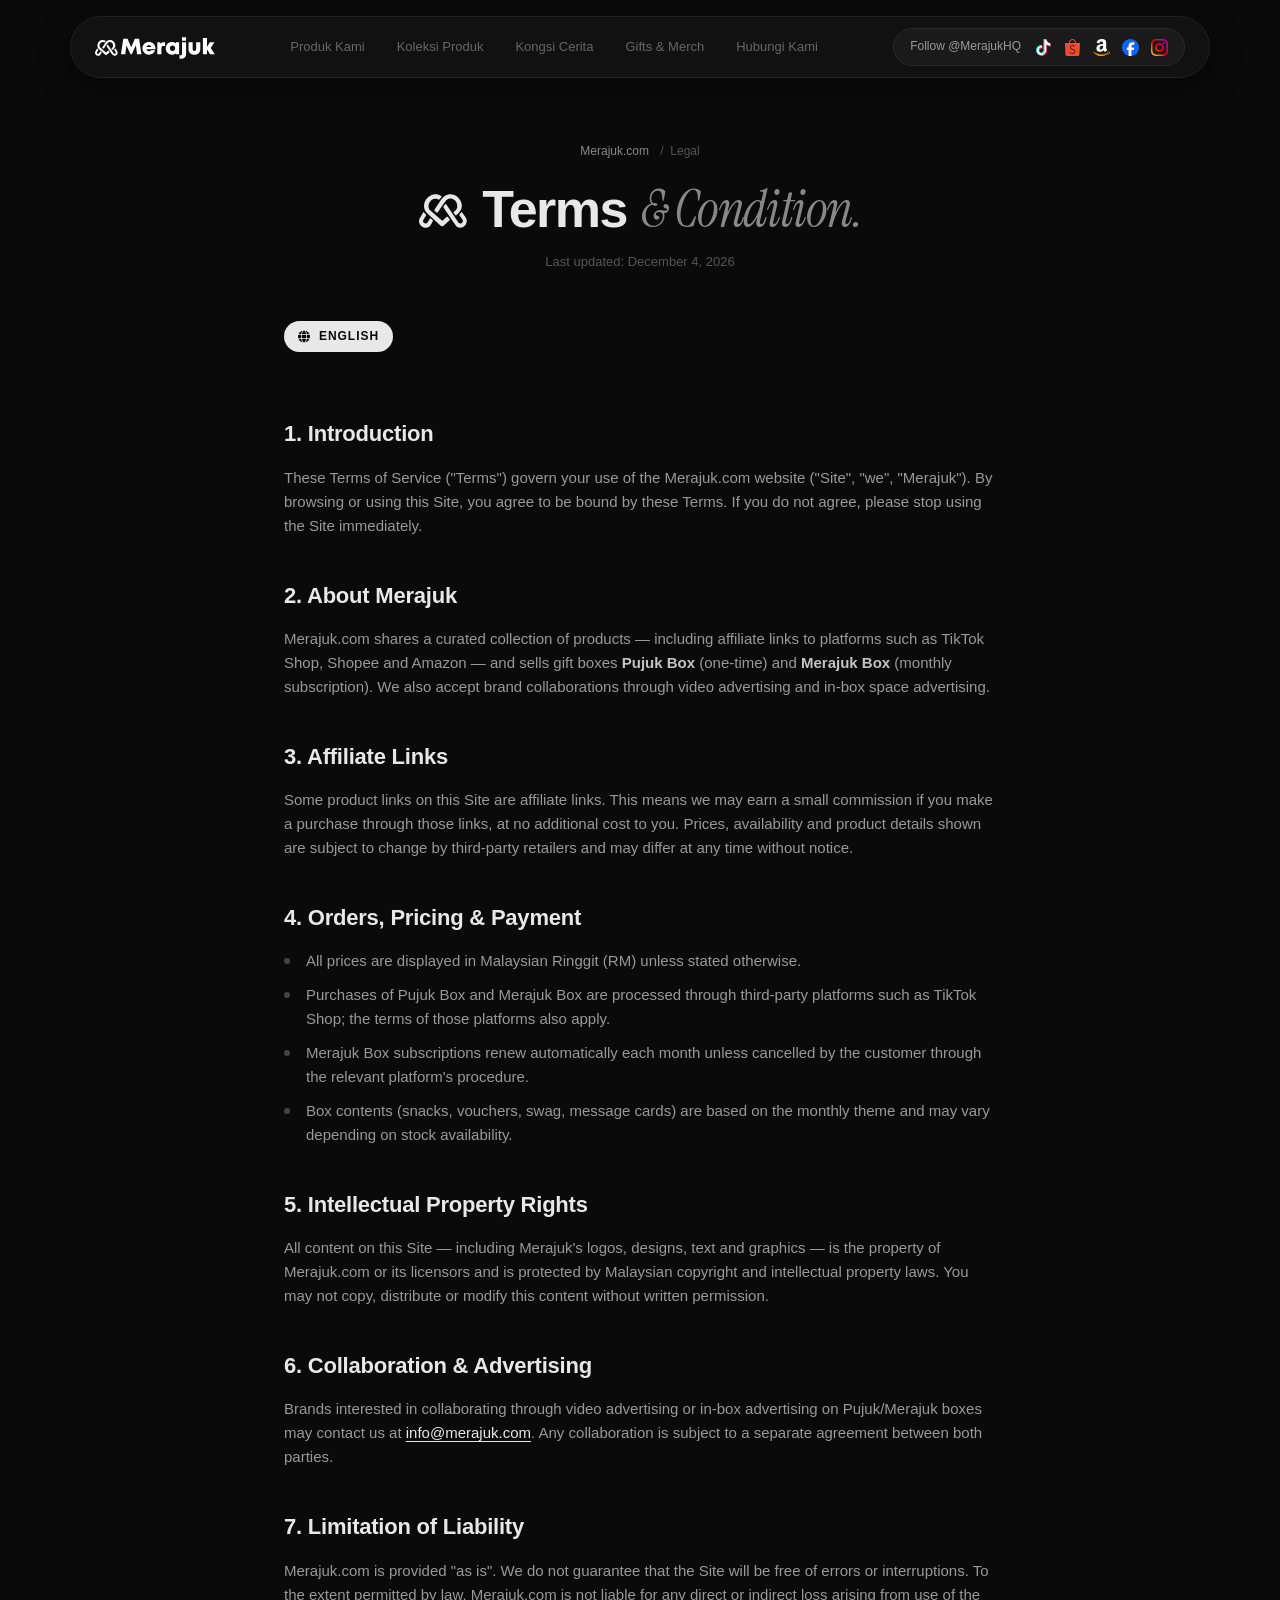
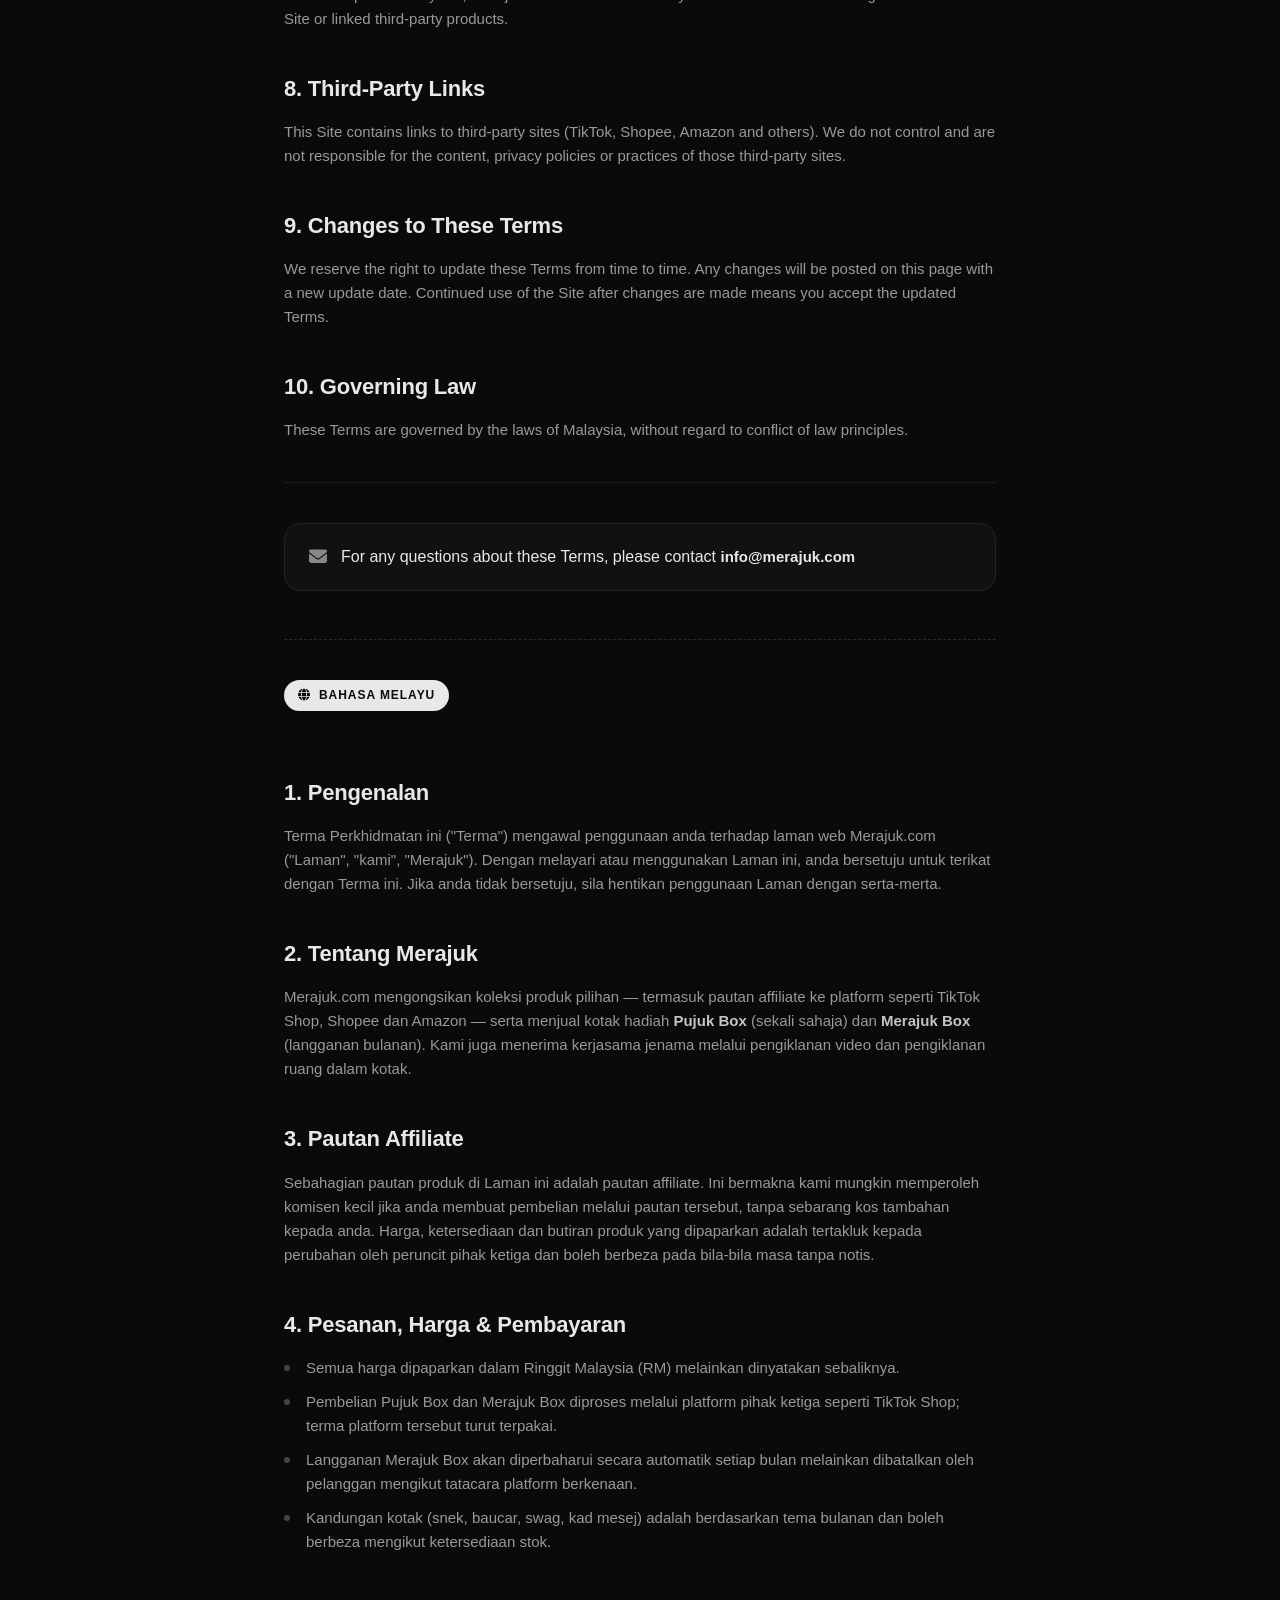
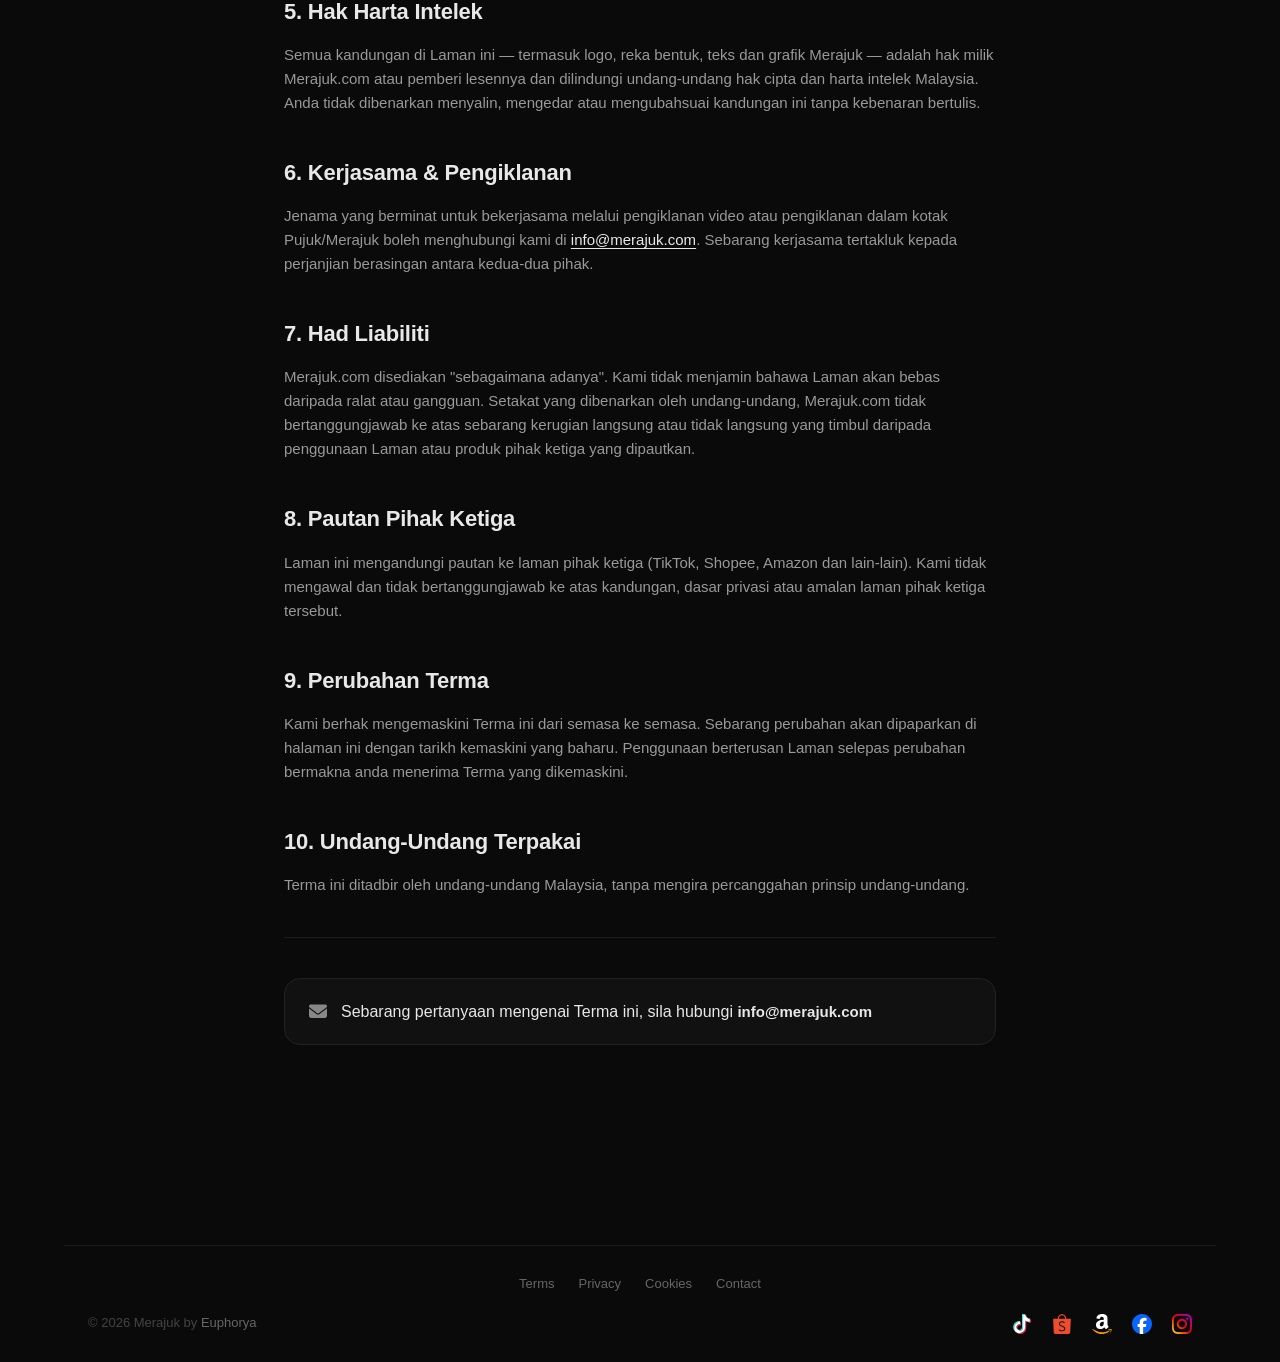
<file: terms.html>
<!DOCTYPE html>
<html lang="ms">
<head>
  <meta charset="UTF-8">
  <meta name="viewport" content="width=device-width, initial-scale=1.0">
  <link rel="stylesheet" href="https://cdnjs.cloudflare.com/ajax/libs/font-awesome/6.5.1/css/all.min.css" referrerpolicy="no-referrer">
  <link rel="preconnect" href="https://fonts.googleapis.com">
  <link rel="preconnect" href="https://fonts.gstatic.com" crossorigin>
  <link href="https://fonts.googleapis.com/css2?family=Instrument+Serif:ital@0;1&display=swap" rel="stylesheet">
  <link rel="shortcut icon" type="image/png" href="images/favicon.png"/>
  <meta name="robots" content="index, follow" />
  <meta name="author" content="Merajuk.com" />
  <meta name="theme-color" content="#0a0a0a" />
  <meta property="og:locale" content="ms_MY" />
  <meta property="og:site_name" content="Merajuk.com" />
  <title>Terms &amp; Condition | Merajuk.com</title>
  <meta name="description" content="Terma Perkhidmatan rasmi Merajuk.com — peraturan penggunaan laman, pautan affiliate, pembelian Pujuk Box & Merajuk Box, dan kerjasama jenama." />
  <meta property="og:type" content="website" />
  <meta property="og:url" content="https://merajuk.com/terms.html" />
  <meta property="og:title" content="Terms &amp; Condition | Merajuk.com" />
  <meta property="og:description" content="Terma Perkhidmatan rasmi Merajuk.com — peraturan penggunaan laman, pautan affiliate, pembelian Pujuk Box & Merajuk Box, dan kerjasama jenama." />
  <link rel="canonical" href="https://merajuk.com/terms.html" />
  <style>

    * { margin: 0; padding: 0; box-sizing: border-box; }

    body {
      font-family: -apple-system, BlinkMacSystemFont, 'Segoe UI', 'Helvetica Neue', Arial, sans-serif;
      background-color: #0a0a0a;
      color: #e8e8e8;
      line-height: 1.6;
    }

    a { color: inherit; }

    @keyframes fadeInDown {
      from { opacity: 0; transform: translateY(-20px); }
      to   { opacity: 1; transform: translateY(0); }
    }
    @keyframes fadeInUp {
      from { opacity: 0; transform: translateY(24px); }
      to   { opacity: 1; transform: translateY(0); }
    }

    .page-wrap { max-width: 1200px; margin: 0 auto; padding: 0 24px; }

    /* ── NAVBAR ── */
    .navbar {
      position: sticky;
      top: 16px;
      z-index: 100;
      max-width: 1140px;
      margin: 16px auto 0;
      background: rgba(20,20,20,0.75);
      backdrop-filter: blur(16px);
      -webkit-backdrop-filter: blur(16px);
      border: 1px solid #222;
      border-radius: 999px;
      box-shadow: 0 8px 32px rgba(0,0,0,0.4);
      animation: fadeInDown 0.5s ease both;
      transition: border-radius 0.2s;
    }

    .navbar:has(.nav-mobile-menu.open) { border-radius: 28px; }

    .navbar-inner {
      max-width: 1200px;
      margin: 0 auto;
      padding: 0 24px;
      height: 60px;
      display: flex;
      align-items: center;
      justify-content: space-between;
      gap: 32px;
    }

    .nav-logo { display: flex; align-items: center; flex-shrink: 0; }

    .nav-links {
      display: flex;
      align-items: center;
      gap: 4px;
      flex: 1;
      justify-content: center;
    }

    .nav-link {
      font-size: 13px;
      color: #666;
      text-decoration: none;
      padding: 6px 14px;
      border-radius: 6px;
      transition: color 0.2s, background 0.2s;
      white-space: nowrap;
    }

    .nav-link:hover, .nav-link.active { color: #e8e8e8; background: #181818; }

    .nav-mobile-toggle {
      display: none;
      background: transparent;
      border: none;
      color: #888;
      font-size: 18px;
      padding: 8px;
      cursor: pointer;
      border-radius: 6px;
    }

    .nav-social {
      display: flex;
      align-items: center;
      gap: 14px;
      flex-shrink: 0;
      padding: 8px 16px;
      background: #1a1a1a;
      border: 1px solid #2a2a2a;
      border-radius: 999px;
    }

    .nav-social-label { font-size: 12px; color: #999; white-space: nowrap; }
    .nav-social-icons { display: flex; align-items: center; gap: 12px; }
    .nav-social-link { display: flex; align-items: center; transition: opacity 0.2s, transform 0.2s; }
    .nav-social-link:hover { opacity: 0.7; transform: translateY(-1px); }
    .nav-social-link svg { width: 17px; height: 17px; flex-shrink: 0; }

    .nav-mobile-menu {
      display: none;
      flex-direction: column;
      padding: 8px 16px 16px;
      border-top: 1px solid #262626;
      gap: 2px;
      background: rgba(14,14,14,0.97);
    }

    .nav-mobile-menu.open {
      display: flex;
      border-bottom-left-radius: 24px;
      border-bottom-right-radius: 24px;
    }

    .nav-mobile-link {
      font-size: 15px;
      color: #aaa;
      text-decoration: none;
      padding: 10px 12px;
      border-radius: 6px;
      transition: color 0.2s, background 0.2s;
    }

    .nav-mobile-link:hover { color: #fff; background: #1c1c1c; }

    .nav-mobile-social {
      display: flex;
      flex-direction: column;
      align-items: center;
      gap: 10px;
      margin-top: 8px;
      padding: 12px 16px;
      background: #1e1e1e;
      border: 1px solid #2e2e2e;
      border-radius: 10px;
    }

    .nav-mobile-social-label { font-size: 14px; font-weight: 500; color: #fff; }
    .nav-mobile-social-icons { display: flex; align-items: center; gap: 18px; }
    .nav-mobile-social-icons a { display: flex; align-items: center; transition: opacity 0.2s; }
    .nav-mobile-social-icons a:hover { opacity: 0.7; }
    .nav-mobile-social-icons svg { width: 22px; height: 22px; }

    @media (max-width: 860px) {
      .navbar { margin: 16px 16px 0; }
      .nav-links { display: none; }
    }
    @media (max-width: 640px) {
      .navbar-inner { padding: 0 16px; height: 56px; }
      .nav-social-label { display: none; }
      .nav-social { padding: 8px 12px; gap: 10px; }
      .nav-mobile-toggle { display: block; }
    }

    .hero-accent {
      color: #888;
      font-family: 'Instrument Serif', serif;
      font-style: italic;
      font-weight: 400;
      display: inline-block;
    }

    .section-icon { width: 26px; height: auto; color: #e8e8e8; flex-shrink: 0; }
    .page-title .section-icon, .collab-title .section-icon { width: 0.95em; height: auto; }

    /* ── PAGE HERO ── */
    .page-hero {
      max-width: 800px;
      margin: 0 auto;
      padding: 64px 24px 24px;
      text-align: center;
      animation: fadeInUp 0.6s ease both;
    }

    .page-eyebrow {
      display: flex;
      align-items: center;
      justify-content: center;
      gap: 8px;
      font-size: 12px;
      color: #555;
      margin-bottom: 20px;
    }

    .page-eyebrow a { color: #888; text-decoration: none; }
    .page-eyebrow a:hover { color: #e8e8e8; }

    .page-title {
      font-size: clamp(32px, 5vw, 52px);
      font-weight: 700;
      letter-spacing: -0.03em;
      line-height: 1.1;
      margin-bottom: 14px;
      display: flex;
      align-items: center;
      justify-content: center;
      gap: 14px;
    }

    .page-meta { font-size: 13px; color: #555; }

    /* ── LEGAL CONTENT ── */
    .legal-content {
      max-width: 760px;
      margin: 0 auto;
      padding: 24px 24px 100px;
      animation: fadeInUp 0.7s 0.1s ease both;
    }

    .legal-content h2 {
      font-size: 22px;
      font-weight: 700;
      letter-spacing: -0.01em;
      color: #e8e8e8;
      margin: 40px 0 14px;
    }

    .legal-content h2:first-child { margin-top: 0; }

    .legal-content p {
      font-size: 15px;
      color: #999;
      margin-bottom: 14px;
    }

    .legal-content ul {
      list-style: none;
      margin-bottom: 14px;
    }

    .legal-content ul li {
      font-size: 15px;
      color: #999;
      padding-left: 22px;
      position: relative;
      margin-bottom: 10px;
    }

    .legal-content ul li::before {
      content: "";
      position: absolute;
      left: 0;
      top: 9px;
      width: 6px;
      height: 6px;
      border-radius: 50%;
      background: #444;
    }

    .legal-content strong { color: #c4c4c4; font-weight: 600; }

    .legal-content a.inline-link { color: #e8e8e8; text-decoration: underline; text-underline-offset: 3px; }
    .legal-content a.inline-link:hover { color: #fff; }

    .legal-divider { border: none; border-top: 1px solid #1c1c1c; margin: 40px 0; }

    .lang-section + .lang-section { margin-top: 48px; }
    .lang-label {
      display: inline-flex;
      align-items: center;
      gap: 8px;
      font-size: 12px;
      font-weight: 700;
      letter-spacing: 0.08em;
      text-transform: uppercase;
      color: #0a0a0a;
      background: #e8e8e8;
      padding: 6px 14px;
      border-radius: 999px;
      margin-bottom: 24px;
    }
    .lang-divider { border: none; border-top: 1px dashed #2a2a2a; margin: 48px 0 40px; }

    .legal-email-box {
      margin-top: 32px;
      padding: 20px 24px;
      background: #111;
      border: 1px solid #222;
      border-radius: 16px;
      display: flex;
      align-items: center;
      gap: 14px;
      flex-wrap: wrap;
    }

    .legal-email-box i { color: #888; font-size: 18px; }
    .legal-email-box a { font-size: 15px; color: #e8e8e8; text-decoration: none; font-weight: 600; }
    .legal-email-box a:hover { text-decoration: underline; }

    /* ── CONTACT PAGE ── */
    .contact-hero {
      max-width: 980px;
      margin: 0 auto;
      padding: 64px 24px 0;
      display: grid;
      grid-template-columns: 1fr 1fr;
      gap: 48px;
      align-items: center;
      animation: fadeInUp 0.6s ease both;
    }

    .contact-card {
      background: #111;
      border: 1px solid #222;
      border-radius: 24px;
      padding: 40px;
    }

    .contact-logo { margin-bottom: 28px; }
    .contact-logo svg { width: 150px; height: auto; }

    .contact-tagline {
      font-size: 15px;
      color: #888;
      margin-bottom: 28px;
      line-height: 1.6;
    }

    .contact-email-btn {
      display: inline-flex;
      align-items: center;
      gap: 10px;
      padding: 14px 24px;
      background: #e8e8e8;
      color: #0a0a0a;
      border-radius: 999px;
      text-decoration: none;
      font-size: 14px;
      font-weight: 600;
      margin-bottom: 32px;
      transition: transform 0.2s ease;
    }
    .contact-email-btn:hover { transform: translateY(-2px); }

    .contact-social-label {
      font-size: 11px;
      font-weight: 600;
      letter-spacing: 0.06em;
      text-transform: uppercase;
      color: #555;
      margin-bottom: 14px;
    }

    .contact-social-grid { display: flex; flex-direction: column; gap: 10px; }

    .contact-social-item {
      display: flex;
      align-items: center;
      gap: 14px;
      padding: 12px 16px;
      background: #161616;
      border: 1px solid #232323;
      border-radius: 14px;
      text-decoration: none;
      transition: border-color 0.2s ease, transform 0.2s ease;
    }

    .contact-social-item:hover { border-color: #3a3a3a; transform: translateX(2px); }

    .contact-social-item .icon-wrap {
      width: 26px;
      height: 26px;
      flex-shrink: 0;
      display: flex;
      align-items: center;
      justify-content: center;
    }

    .contact-social-item .icon-wrap svg { width: 100%; height: 100%; }

    .contact-social-item .label { display: flex; flex-direction: column; gap: 2px; }
    .contact-social-item .label .platform { font-size: 13px; color: #e8e8e8; font-weight: 600; }
    .contact-social-item .label .handle { font-size: 12px; color: #666; }

    .contact-right-art {
      display: flex;
      align-items: center;
      justify-content: center;
    }

    .contact-right-art .section-icon { width: 220px; height: auto; color: #161616; }

    @media (max-width: 768px) {
      .contact-hero { grid-template-columns: 1fr; }
      .contact-right-art { display: none; }
    }

    /* ── COLLAB / PRICING (reuses pricing-card pattern) ── */
    .collab-section {
      max-width: 1140px;
      margin: 96px auto 0;
      padding: 0 24px;
      text-align: center;
      animation: fadeInUp 0.6s ease both;
    }

    .collab-title {
      display: inline-flex;
      align-items: center;
      gap: 14px;
      font-size: clamp(28px, 4vw, 44px);
      font-weight: 700;
      letter-spacing: -0.03em;
      margin-bottom: 10px;
    }

    .collab-sub { font-size: 15px; color: #555; margin-bottom: 48px; }

    .pricing-grid {
      display: grid;
      grid-template-columns: 1fr 1fr;
      gap: 24px;
      max-width: 880px;
      margin: 0 auto;
    }

    .pricing-card {
      background: #111;
      border: 1px solid #222;
      border-radius: 20px;
      overflow: hidden;
      display: flex;
      flex-direction: column;
      transition: border-color 0.25s ease, transform 0.25s ease;
      text-align: left;
    }

    .pricing-card:hover { border-color: #333; transform: translateY(-4px); }
    .pricing-card.featured { border-color: #e8e8e8; }

    .pricing-icon-banner {
      aspect-ratio: 16 / 9;
      background: #0a0a0a;
      display: flex;
      align-items: center;
      justify-content: center;
    }

    .pricing-icon-banner i { font-size: 40px; color: #2a2a2a; }

    .pricing-body { padding: 28px 28px 32px; display: flex; flex-direction: column; flex: 1; }

    .pricing-badge {
      display: inline-block;
      align-self: flex-start;
      padding: 4px 12px;
      border-radius: 999px;
      background: #1c1c1c;
      border: 1px solid #2a2a2a;
      font-size: 11px;
      font-weight: 600;
      letter-spacing: 0.04em;
      text-transform: uppercase;
      color: #aaa;
      margin-bottom: 14px;
    }

    .pricing-card.featured .pricing-badge { background: #e8e8e8; color: #0a0a0a; border-color: #e8e8e8; }

    .pricing-title {
      display: flex;
      align-items: center;
      gap: 10px;
      font-size: 24px;
      font-weight: 700;
      letter-spacing: -0.02em;
      color: #e8e8e8;
      margin-bottom: 8px;
    }

    .pricing-desc { font-size: 14px; color: #888; line-height: 1.6; margin-bottom: 20px; }

    .pricing-features-label {
      font-size: 12px;
      font-weight: 600;
      letter-spacing: 0.04em;
      text-transform: uppercase;
      color: #555;
      margin-bottom: 12px;
    }

    .pricing-features { list-style: none; display: flex; flex-direction: column; gap: 10px; margin-bottom: 28px; }
    .pricing-features li { display: flex; align-items: center; gap: 10px; font-size: 14px; color: #bbb; }
    .pricing-features li i {
      width: 18px; height: 18px; flex-shrink: 0;
      display: flex; align-items: center; justify-content: center;
      border-radius: 50%; background: #1c1c1c; color: #e8e8e8; font-size: 9px;
    }

    .pricing-cta {
      margin-top: auto;
      display: inline-flex;
      align-items: center;
      justify-content: center;
      gap: 8px;
      padding: 14px 28px;
      background: transparent;
      color: #e8e8e8;
      border: 1px solid #2a2a2a;
      border-radius: 999px;
      font-size: 15px;
      font-weight: 600;
      text-decoration: none;
      transition: transform 0.2s ease, background 0.2s ease, color 0.2s ease;
    }

    .pricing-card.featured .pricing-cta { background: #e8e8e8; color: #0a0a0a; border-color: #e8e8e8; }
    .pricing-cta:hover { transform: translateY(-2px); background: #e8e8e8; color: #0a0a0a; }

    .collab-note { max-width: 560px; margin: 32px auto 0; font-size: 13px; color: #555; }
    .collab-note a { color: #888; text-decoration: underline; text-underline-offset: 3px; }

    @media (max-width: 768px) {
      .pricing-grid { grid-template-columns: 1fr; max-width: 420px; }
    }

    /* ── FOOTER ── */
    footer {
      max-width: 1200px;
      margin: 100px auto 0;
      padding: 28px 24px;
      border-top: 1px solid #1a1a1a;
      display: flex;
      flex-direction: column;
      gap: 18px;
    }

    .footer-links {
      display: flex;
      justify-content: center;
      gap: 24px;
      flex-wrap: wrap;
    }

    .footer-links a {
      font-size: 13px;
      color: #666;
      text-decoration: none;
      transition: color 0.2s;
    }
    .footer-links a:hover { color: #e8e8e8; }

    .footer-bottom {
      display: flex;
      align-items: center;
      justify-content: space-between;
      flex-wrap: wrap;
      gap: 12px;
    }

    .footer-left { font-size: 13px; color: #444; }
    .footer-brand-link { color: #666; text-decoration: none; }
    .footer-brand-link:hover { color: #e8e8e8; }
    .footer-right { display: flex; gap: 20px; }

    .social-link { display: flex; align-items: center; transition: opacity 0.2s; }
    .social-link:hover { opacity: 0.7; }
    .social-svg { width: 20px; height: 20px; }

    @media (max-width: 640px) {
      .footer-bottom { flex-direction: column; text-align: center; justify-content: center; }
      .footer-right { justify-content: center; }
    }

  </style>
</head>
<body>
  <div class="page-wrap">
  <nav class="navbar">
    <div class="navbar-inner">
      <a href="index.html" class="nav-logo" aria-label="Merajuk Home">
        <svg width="120" height="27" viewBox="0 0 1383 308" fill="none" xmlns="http://www.w3.org/2000/svg"><path d="M534.811 232H485.179L471.435 129.429L424.095 232.509H409.587L362.501 129.683L348.757 232H298.871L325.85 53.8362H374.972L416.968 150.808L459.218 53.8362H508.086L534.811 232ZM696.58 162.007C696.58 166.334 696.325 170.406 695.816 174.733H593.754C596.808 190.513 606.734 198.658 621.751 198.658C632.695 198.658 642.112 193.822 646.439 185.677H693.78C684.108 216.983 656.111 236.581 621.751 236.581C578.737 236.581 547.177 205.275 547.177 163.28C547.177 121.284 578.483 90.2325 621.751 90.2325C666.037 90.2325 696.58 121.793 696.58 162.007ZM621.751 127.392C608.007 127.392 598.335 134.773 594.517 148.518H650.003C645.93 134.773 636.004 127.392 621.751 127.392ZM794.983 94.0503H807.709V137.319H789.129C772.586 137.319 765.459 144.7 765.459 162.262V232H718.118V94.5594H749.933L757.314 109.831C766.986 98.6317 778.694 94.0503 794.983 94.0503ZM934.227 94.5594H969.606V232H932.955L928.883 222.328C917.684 231.491 903.431 236.581 887.396 236.581C845.4 236.581 815.367 206.039 815.367 163.28C815.367 120.775 845.4 90.487 887.396 90.487C903.685 90.487 918.193 95.832 929.392 105.249L934.227 94.5594ZM893.759 194.84C911.575 194.84 924.556 181.351 924.556 163.28C924.556 145.463 911.575 132.228 893.759 132.228C875.942 132.228 862.962 145.463 862.962 163.28C862.962 181.351 875.942 194.84 893.759 194.84ZM1002.79 77.5065V37.2924H1049.62V77.5065H1002.79ZM973.776 284.431V242.69H985.483C996.682 242.69 1002.54 236.327 1002.54 224.619V94.5594H1049.88V228.437C1049.88 263.56 1028.24 284.431 991.592 284.431H973.776ZM1145.69 236.581C1105.22 236.581 1077.98 211.638 1077.98 173.206V94.5594H1125.32V171.17C1125.32 185.677 1133.21 194.077 1145.69 194.077C1158.41 194.077 1166.05 185.423 1166.05 171.17V94.5594H1213.39V173.206C1213.39 211.638 1186.41 236.581 1145.69 236.581ZM1381.06 232H1325.06L1290.7 173.97V232H1243.36V44.928H1290.7V148.518L1323.54 94.5594H1376.73L1333.72 160.225L1381.06 232Z" fill="white"/><path d="M74.71 216.663C71.7774 221.71 71.24 222.931 70.539 224.018C67.0982 229.381 63.9787 235.474 59.8661 240.34C53.5745 247.776 42.0954 251.001 32.6609 249.815C22.5488 248.542 13.2604 242.647 7.21411 234.533C-0.0764284 224.742 -2.76364 210.348 3.51043 199.389C7.44779 192.513 11.4611 185.678 15.4393 178.826C16.3098 177.324 17.2912 175.642 18.3135 173.895L22.0873 167.44C24.0735 164.291 26.5796 165.407 28.5658 167.954C32.5324 172.505 33.5839 173.743 37.79 177.698C40.5064 180.508 39.8404 180.824 38.123 183.575L35.757 187.273L24.1319 206.171C14.417 221.891 37.6848 236.274 47.3997 220.554L57.4534 203.829C59.3637 200.417 61.5193 197.257 64.224 199.535L73.7987 208.344C78.0282 211.534 75.7674 214.192 74.71 216.663Z" fill="white"/><path d="M222.588 176.53C220.456 179.62 219.779 180.677 221.817 183.616L223.582 186.397L237.135 205.534C247.708 220.402 225.807 236.134 215.234 221.266L150.653 124.871C148.526 121.95 146.406 117.148 143.064 121.95L135.16 132.459C131.836 137.77 133.005 137.951 135.902 142.034C148.012 159.764 189.343 221.57 192.766 226.226C196.493 231.291 199.957 237.097 204.315 241.625C210.981 248.553 222.46 250.972 231.643 249.178C241.487 247.256 250.22 240.824 255.624 232.418C262.143 222.277 263.826 207.894 256.95 197.49C252.633 190.965 248.24 184.486 243.888 177.984L238.046 169.888C235.248 165.845 233.653 163.584 229.429 168.544C229.429 168.544 223.786 174.801 222.588 176.53Z" fill="white"/><path d="M121.088 83.92L117.279 88.8096L112.127 94.8616C108.318 99.1495 107.704 96.4973 100.799 93.1091C100.665 93.0624 100.525 93.0098 100.391 92.9631C64.3467 80.3974 34.6004 133.254 63.8736 156.726L123.693 208.876L127.578 212.258L130.739 209.355L150.32 191.374C151.862 189.942 155.005 187.991 157.774 191.076L166.724 202.993C169.096 205.657 169.405 208.408 165.929 211.066L134.384 238.663C128.53 242.746 124.581 243.43 118.593 238.663L50.2856 176.436C43.3105 170.659 37.3285 163.625 33.2802 155.499C27.5669 144.026 26.1298 130.882 28.8287 118.381C31.4634 106.183 37.79 94.8616 46.4826 85.9412C55.181 77.015 66.3797 70.4313 78.6416 67.9135C90.699 65.4366 105.298 66.7627 116.549 73.5625C117.308 74.024 120.264 76.0803 120.264 76.0803C123.834 79.0713 123.559 80.7537 121.088 83.92Z" fill="white"/><path d="M203.989 181.262C214.376 172.809 223.419 164.665 229.214 152.228C233.046 144.003 235.038 133.505 233.91 124.503C231.79 107.579 223.395 92.6828 210.684 81.7412C198.13 70.9339 181.516 64.8292 164.902 67.2068C139.653 70.8287 124.599 91.088 111.642 110.909C103.797 122.908 93.7487 138.243 85.3949 151.013C83.3328 154.29 83.5197 156.311 85.9908 158.73L94.4497 165.98C99.643 170.075 102.476 165.413 103.925 163.462L105.759 160.891C117.04 142.934 128.998 127.161 141.756 109.075C149.608 97.9463 158.925 90.1183 173.349 90.7725C185.529 91.3217 194.689 97.9462 201.518 106.948C208.09 115.618 209.743 127.377 209.112 136.035C208.399 145.837 202.663 151.317 195.84 158.701C194.671 159.968 193.193 161.207 191.815 162.264C188.596 164.881 187.731 165.606 191.16 170.671L197.645 180.251C200.688 184.276 202.458 182.08 203.989 181.262Z" fill="white"/></svg>
      </a>
      <nav class="nav-links" aria-label="Navigasi">
        <a href="index.html#merajuk-products" class="nav-link">Produk Kami</a>
        <a href="index.html#products" class="nav-link">Koleksi Produk</a>
        <a href="index.html#cerita" class="nav-link">Kongsi Cerita</a>
        <a href="corporate.html" class="nav-link">Gifts & Merch</a>
        <a href="contact.html" class="nav-link">Hubungi Kami</a>
      </nav>
      <div class="nav-social">
        <span class="nav-social-label">Follow @MerajukHQ</span>
        <div class="nav-social-icons">
          <a href="https://merajuk.com/tiktok" target="_blank" rel="noopener noreferrer" class="nav-social-link" aria-label="TikTok @MerajukHQ"><svg viewBox="0 0 346 392" fill="none" xmlns="http://www.w3.org/2000/svg"><path d="M134.652 154.464V138.819C129.33 138.05 124.008 137.729 118.686 137.665C53.2194 137.665 0 190.884 0 256.351C0 295.079 18.9153 331.371 50.6546 353.556C30.9057 332.333 19.1718 303.928 19.1718 272.701C19.0436 208.453 70.4035 155.939 134.652 154.464Z" fill="#25F4EE"/><path d="M137.409 327.331C166.583 327.331 190.756 303.735 191.846 274.817L192.103 16.7353H238.91L238.846 16.3505C237.82 10.9645 237.307 5.45018 237.307 0H172.867L172.739 258.467C171.713 288.347 146.642 311.686 116.826 310.66C108.683 310.404 100.732 308.288 93.4867 304.441C103.361 318.034 119.391 327.331 137.409 327.331Z" fill="#25F4EE"/><path d="M327.075 104.836V89.7036C309.699 89.7036 292.707 84.6382 278.216 75.1484C290.783 89.5754 307.775 100.668 327.075 104.836Z" fill="#25F4EE"/><path d="M278.216 75.1483C263.981 58.8619 256.159 37.9589 256.159 16.2864H238.59C243.142 40.9084 258.018 62.0038 278.216 75.1483Z" fill="#FE2C55"/><path d="M118.622 201.657C88.7418 201.657 64.0557 226.471 64.0557 256.351C64.0557 277.19 76.2384 295.272 93.4866 304.312C75.9819 280.075 81.4321 246.284 105.605 228.715C114.839 222.047 125.995 218.456 137.409 218.456C142.859 218.456 148.245 219.29 153.439 220.957V155.234C148.117 154.465 142.795 154.08 137.409 154.08C136.447 154.08 135.549 154.144 134.587 154.144H134.331L134.203 204.029C129.201 202.426 123.944 201.657 118.622 201.657Z" fill="#FE2C55"/><path d="M327.075 104.066L326.754 104.002V153.823C294.502 153.759 263.084 143.564 236.923 124.649V256.415C236.987 321.689 184.152 374.716 118.814 374.78C118.75 374.78 118.686 374.78 118.558 374.78C93.2303 374.78 69.8265 367.15 50.5265 353.62C72.9043 377.794 104.387 391.515 137.345 391.451C202.811 391.451 256.094 338.232 256.094 272.765V141.705C282.255 160.492 313.61 170.623 345.798 170.559V106.054C339.578 106.054 333.295 105.349 327.075 104.066Z" fill="#FE2C55"/><path d="M237.371 256.415V125.29C263.532 144.077 294.887 154.208 327.075 154.144V104.002C308.096 99.8987 290.911 89.7678 278.216 75.0844C257.633 61.6833 243.399 40.3956 238.846 16.2224H191.654L191.59 274.817C190.564 304.697 165.493 328.037 135.613 327.011C118.814 326.434 103.297 318.098 93.5508 304.441C67.0052 290.591 56.8101 257.826 70.66 231.28C80.0215 213.391 98.488 202.234 118.686 202.234C124.136 202.234 129.522 203.067 134.716 204.735V154.144C70.5318 155.619 18.7871 208.261 18.7871 272.766C18.7871 302.774 30.1363 331.692 50.6546 353.621C70.5959 367.663 94.3202 375.165 118.686 375.165C184.088 375.101 237.371 321.881 237.371 256.415Z" fill="white"/></svg></a>
          <a href="https://merajuk.com/shopee" target="_blank" rel="noopener noreferrer" class="nav-social-link" aria-label="Shopee"><svg viewBox="0 0 364 411" fill="none" xmlns="http://www.w3.org/2000/svg"><path d="M248.174 307.015C245.891 326.659 233.982 342.563 215.539 350.426C205.205 354.783 191.403 357.171 180.333 356.461C163.302 355.751 147.336 351.532 132.434 344.039C127.279 341.202 119.335 335.882 113.275 330.915C111.78 329.495 111.53 328.785 112.614 327.317C113.09 326.456 114.154 324.88 116.336 321.69C119.662 316.987 120.018 316.365 120.372 315.762C121.436 314.236 123.057 314.097 124.751 315.303C124.983 315.539 124.983 315.539 125.112 315.654C125.337 315.901 125.337 315.901 125.945 316.364C126.572 316.845 127.027 317.074 127.139 317.345C143.108 329.846 161.696 336.943 180.461 337.653C206.508 337.301 225.226 325.59 228.675 307.492C232.225 287.795 216.702 270.6 186.346 261.012C176.782 258.175 152.715 248.562 148.272 245.888C127.467 233.702 117.702 217.707 119.121 197.871C121.251 170.458 146.718 150.055 178.904 149.876C193.191 149.876 207.592 152.854 221.254 158.602C226.182 160.698 234.976 165.462 237.901 167.739C239.656 169.04 240.03 170.458 238.948 172.047C238.588 173.017 237.529 174.461 235.7 177.556C233.033 181.623 232.934 181.792 232.45 182.687C231.5 184.18 230.143 184.299 228.336 183.23C213.733 173.299 197.262 168.329 179.266 167.974C156.913 168.329 140.106 181.652 139.024 199.908C138.801 216.307 151.049 228.253 177.572 237.249C231.517 254.629 252.095 274.933 248.174 307.015ZM181.655 24.0227C216.704 24.0227 245.337 57.2778 246.755 98.9669H116.639C117.891 57.2778 146.608 24.0227 181.655 24.0227ZM363.312 106.865C363.312 102.515 359.944 98.9669 355.647 98.9669H355.366H271.254C269.126 43.9636 229.781 0 181.655 0C133.5 0 94.2576 43.9636 92.1587 98.9669H7.69363C3.45755 99.0631 0.0961714 102.533 0.0961714 106.865C0.0961714 107.115 0.0961714 107.225 0.0961714 107.476H0L11.9969 372.781C11.9969 373.498 12.1373 374.222 12.1373 375.084C12.1373 375.252 12.1602 375.304 12.1602 375.62V376.026L12.2487 376.166C14.0546 394.663 27.4177 409.409 45.6809 410.131V410.272H313.598C313.738 410.272 313.821 410.272 313.96 410.272C314.167 410.272 314.167 410.272 314.32 410.272H314.875V410.131C333.398 409.681 348.564 394.663 350.01 375.963L350.091 375.62C350.091 375.444 350.091 375.254 350.091 375.084C350.091 374.544 350.231 374.2 350.231 373.639L363.312 107.225C363.312 107.128 363.312 106.977 363.312 106.865Z" fill="#EE4D2D"/></svg></a>
          <a href="https://merajuk.com/amazon" target="_blank" rel="noopener noreferrer" class="nav-social-link" aria-label="Amazon"><svg viewBox="0 0 427 440" fill="none" xmlns="http://www.w3.org/2000/svg"><path d="M374.404 362.106C192.847 448.512 80.171 376.219 8.04337 332.309C3.58014 329.542 -4.00579 332.956 2.57604 340.516C26.6054 369.652 105.354 439.879 208.145 439.879C311.006 439.879 372.199 383.753 379.854 373.962C387.457 364.254 382.087 358.899 374.402 362.106H374.404ZM425.394 333.947C420.518 327.598 395.747 326.414 380.158 328.329C364.544 330.189 341.108 339.731 343.146 345.461C344.191 347.607 346.326 346.644 357.052 345.68C367.807 344.607 397.937 340.804 404.215 349.011C410.522 357.275 394.605 396.642 391.698 402.991C388.889 409.34 392.771 410.977 398.047 406.749C403.25 402.522 412.67 391.575 418.992 376.084C425.27 360.509 429.1 338.781 425.394 333.947Z" fill="#FF9900"/><path fill-rule="evenodd" clip-rule="evenodd" d="M252.327 185.796C252.327 208.467 252.9 227.374 241.441 247.508C232.192 263.879 217.541 273.946 201.172 273.946C178.826 273.946 165.813 256.921 165.813 231.795C165.813 182.194 210.255 173.191 252.327 173.191V185.796ZM311.012 327.639C307.164 331.076 301.599 331.323 297.261 329.03C277.945 312.988 274.507 305.54 263.867 290.234C231.947 322.81 209.356 332.549 167.942 332.549C118.996 332.549 80.8542 302.347 80.8542 241.861C80.8542 194.636 106.474 162.469 142.894 146.755C174.489 132.839 218.605 130.384 252.327 126.539V119.008C252.327 105.175 253.39 88.8056 245.288 76.8565C238.166 66.1341 224.58 61.714 212.629 61.714C190.449 61.714 170.642 73.0903 165.813 96.6624C164.829 101.902 160.984 107.059 155.746 107.304L99.2696 101.248C94.5234 100.182 89.2856 96.3364 90.595 89.0506C103.609 20.6271 165.402 0 220.731 0C249.051 0 286.045 7.53073 308.391 28.9756C336.711 55.4116 334.009 90.6879 334.009 129.075V219.763C334.009 247.018 345.304 258.967 355.944 273.701C359.708 278.939 360.528 285.243 355.78 289.17C343.912 299.072 322.795 317.49 311.174 327.803L311.01 327.639" fill="white"/></svg></a>
          <a href="https://merajuk.com/facebook" target="_blank" rel="noopener noreferrer" class="nav-social-link" aria-label="Facebook"><svg viewBox="0 0 666.66668 666.66717" xmlns="http://www.w3.org/2000/svg"><defs id="defs13n"><clipPath clipPathUnits="userSpaceOnUse" id="clipPath25n"><path d="M 0,700 H 700 V 0 H 0 Z" id="path23n" /></clipPath></defs><g id="g17n" transform="matrix(1.3333333,0,0,-1.3333333,-133.33333,799.99999)"><g id="g19n"><g id="g21n" clip-path="url(#clipPath25n)"><g id="g27n" transform="translate(600,350)"><path d="m 0,0 c 0,138.071 -111.929,250 -250,250 -138.071,0 -250,-111.929 -250,-250 0,-117.245 80.715,-215.622 189.606,-242.638 v 166.242 h -51.552 V 0 h 51.552 v 32.919 c 0,85.092 38.508,124.532 122.048,124.532 15.838,0 43.167,-3.105 54.347,-6.211 V 81.986 c -5.901,0.621 -16.149,0.932 -28.882,0.932 -40.993,0 -56.832,-15.528 -56.832,-55.9 V 0 h 81.659 l -14.028,-76.396 h -67.631 V -248.169 C -95.927,-233.218 0,-127.818 0,0" style="fill:#0866ff;fill-opacity:1;fill-rule:nonzero;stroke:none" id="path29n" /></g><g id="g31n" transform="translate(447.9175,273.6036)"><path d="M 0,0 14.029,76.396 H -67.63 v 27.019 c 0,40.372 15.838,55.899 56.831,55.899 12.733,0 22.981,-0.31 28.882,-0.931 v 69.253 c -11.18,3.106 -38.509,6.212 -54.347,6.212 -83.539,0 -122.048,-39.441 -122.048,-124.533 V 76.396 h -51.552 V 0 h 51.552 v -166.242 c 19.343,-4.798 39.568,-7.362 60.394,-7.362 10.254,0 20.358,0.632 30.288,1.831 L -67.63,0 Z" style="fill:#ffffff;fill-opacity:1;fill-rule:nonzero;stroke:none" id="path33n" /></g></g></g></g></svg></a>
          <a href="https://merajuk.com/instagram" target="_blank" rel="noopener noreferrer" class="nav-social-link" aria-label="Instagram"><svg viewBox="0 0 534 534" xmlns="http://www.w3.org/2000/svg"><path d="M441.028 124.329C441.028 106.604 426.662 92.2913 409.003 92.2913C391.343 92.2913 376.965 106.604 376.965 124.329C376.965 141.989 391.343 156.301 409.003 156.301C426.662 156.301 441.028 141.989 441.028 124.329Z" fill="url(#navpaint0)"/><path d="M483.701 374.409C482.515 400.412 478.166 414.539 474.556 423.922C469.705 436.363 463.92 445.259 454.537 454.589C445.259 463.92 436.363 469.692 423.922 474.489C414.539 478.153 400.359 482.515 374.357 483.754C346.247 484.993 337.918 485.257 266.634 485.257C195.416 485.257 187.02 484.993 158.91 483.754C132.909 482.515 118.794 478.153 109.41 474.489C96.9037 469.692 88.0743 463.92 78.7437 454.589C69.3469 445.259 63.5617 436.363 58.7778 423.922C55.1661 414.539 50.7519 400.412 49.631 374.409C48.2611 346.299 48.0101 337.838 48.0101 266.699C48.0101 195.415 48.2611 187.02 49.631 158.909C50.7519 132.908 55.1661 118.794 58.7778 109.331C63.5617 96.9034 69.3469 88.0601 78.7437 78.7295C88.0743 69.4128 96.9037 63.6266 109.41 58.7775C118.794 55.1006 132.909 50.804 158.91 49.5655C187.02 48.326 195.416 48.0097 266.634 48.0097C337.918 48.0097 346.247 48.326 374.357 49.5655C400.359 50.804 414.539 55.1006 423.922 58.7775C436.363 63.6266 445.259 69.4128 454.537 78.7295C463.92 88.0601 469.705 96.9034 474.556 109.331C478.166 118.794 482.515 132.908 483.701 158.909C485.006 187.02 485.322 195.415 485.322 266.699C485.322 337.838 485.006 346.299 483.701 374.409ZM531.712 156.722C530.408 128.308 525.926 108.896 519.271 91.988C512.498 74.4467 503.417 59.581 488.551 44.7153C473.752 29.9159 458.886 20.8354 441.345 13.9827C424.371 7.39299 405.024 2.85913 376.597 1.62066C348.17 0.249731 339.091 -0.000351726 266.634 -0.000351726C194.242 -0.000351726 185.097 0.249731 156.67 1.62066C128.309 2.85913 108.975 7.39299 91.9222 13.9827C74.4471 20.8354 59.5814 29.9159 44.7819 44.7153C29.9162 59.581 20.8357 74.4467 13.9959 91.988C7.40616 108.896 2.92569 128.308 1.55477 156.722C0.316291 185.149 0 194.242 0 266.699C0 339.091 0.316291 348.17 1.55477 376.597C2.92569 404.958 7.40616 424.357 13.9959 441.345C20.8357 458.82 29.9162 473.752 44.7819 488.551C59.5814 503.351 74.4471 512.497 91.9222 519.337C108.975 525.926 128.309 530.407 156.67 531.712C185.097 533.017 194.242 533.333 266.634 533.333C339.091 533.333 348.17 533.017 376.597 531.712C405.024 530.407 424.371 525.926 441.345 519.337C458.886 512.497 473.752 503.351 488.551 488.551C503.417 473.752 512.498 458.82 519.271 441.345C525.926 424.357 530.408 404.958 531.712 376.597C533.017 348.17 533.333 339.091 533.333 266.699C533.333 194.242 533.017 185.149 531.712 156.722Z" fill="url(#navpaint1)"/><path d="M266.634 355.512C217.569 355.512 177.756 315.764 177.756 266.699C177.756 217.555 217.569 177.756 266.634 177.756C315.713 177.756 355.578 217.555 355.578 266.699C355.578 315.764 315.713 355.512 266.634 355.512ZM266.634 129.68C191.001 129.68 129.746 191.066 129.746 266.699C129.746 342.267 191.001 403.588 266.634 403.588C342.267 403.588 403.588 342.267 403.588 266.699C403.588 191.066 342.267 129.68 266.634 129.68Z" fill="url(#navpaint2)"/><defs><linearGradient id="navpaint0" x1="4.80935" y1="527.819" x2="488.911" y2="43.7191" gradientUnits="userSpaceOnUse"><stop stop-color="#FFD521"/><stop offset="0.05" stop-color="#FFD521"/><stop offset="0.501119" stop-color="#F50000"/><stop offset="0.95" stop-color="#B900B4"/><stop offset="0.950079" stop-color="#B900B4"/><stop offset="1" stop-color="#B900B4"/></linearGradient><linearGradient id="navpaint1" x1="4.81059" y1="528.483" x2="489.31" y2="43.984" gradientUnits="userSpaceOnUse"><stop stop-color="#FFD521"/><stop offset="0.05" stop-color="#FFD521"/><stop offset="0.501119" stop-color="#F50000"/><stop offset="0.95" stop-color="#B900B4"/><stop offset="0.950079" stop-color="#B900B4"/><stop offset="1" stop-color="#B900B4"/></linearGradient><linearGradient id="navpaint2" x1="4.93664" y1="528.496" x2="489.319" y2="44.1138" gradientUnits="userSpaceOnUse"><stop stop-color="#FFD521"/><stop offset="0.05" stop-color="#FFD521"/><stop offset="0.501119" stop-color="#F50000"/><stop offset="0.95" stop-color="#B900B4"/><stop offset="0.950079" stop-color="#B900B4"/><stop offset="1" stop-color="#B900B4"/></linearGradient></defs></svg></a>
        </div>
      </div>
      <button class="nav-mobile-toggle" onclick="toggleMobileMenu()" aria-label="Menu">
        <i class="fas fa-bars"></i>
      </button>
    </div>
    <div class="nav-mobile-menu" id="mobileMenu">
      <a href="index.html#merajuk-products" class="nav-mobile-link">Produk Kami</a>
      <a href="index.html#products" class="nav-mobile-link">Koleksi Produk</a>
      <a href="index.html#cerita" class="nav-mobile-link">Kongsi Cerita</a>
      <a href="corporate.html" class="nav-mobile-link">Gifts & Merch</a>
      <a href="contact.html" class="nav-mobile-link">Hubungi Kami</a>
      <div class="nav-mobile-social">
        <span class="nav-mobile-social-label">Follow @MerajukHQ</span>
        <div class="nav-mobile-social-icons">
          <a href="https://merajuk.com/tiktok" target="_blank" rel="noopener noreferrer" aria-label="TikTok @MerajukHQ"><svg viewBox="0 0 346 392" fill="none" xmlns="http://www.w3.org/2000/svg"><path d="M134.652 154.464V138.819C129.33 138.05 124.008 137.729 118.686 137.665C53.2194 137.665 0 190.884 0 256.351C0 295.079 18.9153 331.371 50.6546 353.556C30.9057 332.333 19.1718 303.928 19.1718 272.701C19.0436 208.453 70.4035 155.939 134.652 154.464Z" fill="#25F4EE"/><path d="M137.409 327.331C166.583 327.331 190.756 303.735 191.846 274.817L192.103 16.7353H238.91L238.846 16.3505C237.82 10.9645 237.307 5.45018 237.307 0H172.867L172.739 258.467C171.713 288.347 146.642 311.686 116.826 310.66C108.683 310.404 100.732 308.288 93.4867 304.441C103.361 318.034 119.391 327.331 137.409 327.331Z" fill="#25F4EE"/><path d="M327.075 104.836V89.7036C309.699 89.7036 292.707 84.6382 278.216 75.1484C290.783 89.5754 307.775 100.668 327.075 104.836Z" fill="#25F4EE"/><path d="M278.216 75.1483C263.981 58.8619 256.159 37.9589 256.159 16.2864H238.59C243.142 40.9084 258.018 62.0038 278.216 75.1483Z" fill="#FE2C55"/><path d="M118.622 201.657C88.7418 201.657 64.0557 226.471 64.0557 256.351C64.0557 277.19 76.2384 295.272 93.4866 304.312C75.9819 280.075 81.4321 246.284 105.605 228.715C114.839 222.047 125.995 218.456 137.409 218.456C142.859 218.456 148.245 219.29 153.439 220.957V155.234C148.117 154.465 142.795 154.08 137.409 154.08C136.447 154.08 135.549 154.144 134.587 154.144H134.331L134.203 204.029C129.201 202.426 123.944 201.657 118.622 201.657Z" fill="#FE2C55"/><path d="M327.075 104.066L326.754 104.002V153.823C294.502 153.759 263.084 143.564 236.923 124.649V256.415C236.987 321.689 184.152 374.716 118.814 374.78C118.75 374.78 118.686 374.78 118.558 374.78C93.2303 374.78 69.8265 367.15 50.5265 353.62C72.9043 377.794 104.387 391.515 137.345 391.451C202.811 391.451 256.094 338.232 256.094 272.765V141.705C282.255 160.492 313.61 170.623 345.798 170.559V106.054C339.578 106.054 333.295 105.349 327.075 104.066Z" fill="#FE2C55"/><path d="M237.371 256.415V125.29C263.532 144.077 294.887 154.208 327.075 154.144V104.002C308.096 99.8987 290.911 89.7678 278.216 75.0844C257.633 61.6833 243.399 40.3956 238.846 16.2224H191.654L191.59 274.817C190.564 304.697 165.493 328.037 135.613 327.011C118.814 326.434 103.297 318.098 93.5508 304.441C67.0052 290.591 56.8101 257.826 70.66 231.28C80.0215 213.391 98.488 202.234 118.686 202.234C124.136 202.234 129.522 203.067 134.716 204.735V154.144C70.5318 155.619 18.7871 208.261 18.7871 272.766C18.7871 302.774 30.1363 331.692 50.6546 353.621C70.5959 367.663 94.3202 375.165 118.686 375.165C184.088 375.101 237.371 321.881 237.371 256.415Z" fill="white"/></svg></a>
          <a href="https://merajuk.com/shopee" target="_blank" rel="noopener noreferrer" aria-label="Shopee"><svg viewBox="0 0 364 411" fill="none" xmlns="http://www.w3.org/2000/svg"><path d="M248.174 307.015C245.891 326.659 233.982 342.563 215.539 350.426C205.205 354.783 191.403 357.171 180.333 356.461C163.302 355.751 147.336 351.532 132.434 344.039C127.279 341.202 119.335 335.882 113.275 330.915C111.78 329.495 111.53 328.785 112.614 327.317C113.09 326.456 114.154 324.88 116.336 321.69C119.662 316.987 120.018 316.365 120.372 315.762C121.436 314.236 123.057 314.097 124.751 315.303C124.983 315.539 124.983 315.539 125.112 315.654C125.337 315.901 125.337 315.901 125.945 316.364C126.572 316.845 127.027 317.074 127.139 317.345C143.108 329.846 161.696 336.943 180.461 337.653C206.508 337.301 225.226 325.59 228.675 307.492C232.225 287.795 216.702 270.6 186.346 261.012C176.782 258.175 152.715 248.562 148.272 245.888C127.467 233.702 117.702 217.707 119.121 197.871C121.251 170.458 146.718 150.055 178.904 149.876C193.191 149.876 207.592 152.854 221.254 158.602C226.182 160.698 234.976 165.462 237.901 167.739C239.656 169.04 240.03 170.458 238.948 172.047C238.588 173.017 237.529 174.461 235.7 177.556C233.033 181.623 232.934 181.792 232.45 182.687C231.5 184.18 230.143 184.299 228.336 183.23C213.733 173.299 197.262 168.329 179.266 167.974C156.913 168.329 140.106 181.652 139.024 199.908C138.801 216.307 151.049 228.253 177.572 237.249C231.517 254.629 252.095 274.933 248.174 307.015ZM181.655 24.0227C216.704 24.0227 245.337 57.2778 246.755 98.9669H116.639C117.891 57.2778 146.608 24.0227 181.655 24.0227ZM363.312 106.865C363.312 102.515 359.944 98.9669 355.647 98.9669H355.366H271.254C269.126 43.9636 229.781 0 181.655 0C133.5 0 94.2576 43.9636 92.1587 98.9669H7.69363C3.45755 99.0631 0.0961714 102.533 0.0961714 106.865C0.0961714 107.115 0.0961714 107.225 0.0961714 107.476H0L11.9969 372.781C11.9969 373.498 12.1373 374.222 12.1373 375.084C12.1373 375.252 12.1602 375.304 12.1602 375.62V376.026L12.2487 376.166C14.0546 394.663 27.4177 409.409 45.6809 410.131V410.272H313.598C313.738 410.272 313.821 410.272 313.96 410.272C314.167 410.272 314.167 410.272 314.32 410.272H314.875V410.131C333.398 409.681 348.564 394.663 350.01 375.963L350.091 375.62C350.091 375.444 350.091 375.254 350.091 375.084C350.091 374.544 350.231 374.2 350.231 373.639L363.312 107.225C363.312 107.128 363.312 106.977 363.312 106.865Z" fill="#EE4D2D"/></svg></a>
          <a href="https://merajuk.com/amazon" target="_blank" rel="noopener noreferrer" aria-label="Amazon"><svg viewBox="0 0 427 440" fill="none" xmlns="http://www.w3.org/2000/svg"><path d="M374.404 362.106C192.847 448.512 80.171 376.219 8.04337 332.309C3.58014 329.542 -4.00579 332.956 2.57604 340.516C26.6054 369.652 105.354 439.879 208.145 439.879C311.006 439.879 372.199 383.753 379.854 373.962C387.457 364.254 382.087 358.899 374.402 362.106H374.404ZM425.394 333.947C420.518 327.598 395.747 326.414 380.158 328.329C364.544 330.189 341.108 339.731 343.146 345.461C344.191 347.607 346.326 346.644 357.052 345.68C367.807 344.607 397.937 340.804 404.215 349.011C410.522 357.275 394.605 396.642 391.698 402.991C388.889 409.34 392.771 410.977 398.047 406.749C403.25 402.522 412.67 391.575 418.992 376.084C425.27 360.509 429.1 338.781 425.394 333.947Z" fill="#FF9900"/><path fill-rule="evenodd" clip-rule="evenodd" d="M252.327 185.796C252.327 208.467 252.9 227.374 241.441 247.508C232.192 263.879 217.541 273.946 201.172 273.946C178.826 273.946 165.813 256.921 165.813 231.795C165.813 182.194 210.255 173.191 252.327 173.191V185.796ZM311.012 327.639C307.164 331.076 301.599 331.323 297.261 329.03C277.945 312.988 274.507 305.54 263.867 290.234C231.947 322.81 209.356 332.549 167.942 332.549C118.996 332.549 80.8542 302.347 80.8542 241.861C80.8542 194.636 106.474 162.469 142.894 146.755C174.489 132.839 218.605 130.384 252.327 126.539V119.008C252.327 105.175 253.39 88.8056 245.288 76.8565C238.166 66.1341 224.58 61.714 212.629 61.714C190.449 61.714 170.642 73.0903 165.813 96.6624C164.829 101.902 160.984 107.059 155.746 107.304L99.2696 101.248C94.5234 100.182 89.2856 96.3364 90.595 89.0506C103.609 20.6271 165.402 0 220.731 0C249.051 0 286.045 7.53073 308.391 28.9756C336.711 55.4116 334.009 90.6879 334.009 129.075V219.763C334.009 247.018 345.304 258.967 355.944 273.701C359.708 278.939 360.528 285.243 355.78 289.17C343.912 299.072 322.795 317.49 311.174 327.803L311.01 327.639" fill="white"/></svg></a>
          <a href="https://merajuk.com/facebook" target="_blank" rel="noopener noreferrer" aria-label="Facebook"><svg viewBox="0 0 666.66668 666.66717" xmlns="http://www.w3.org/2000/svg"><defs id="defs13m"><clipPath clipPathUnits="userSpaceOnUse" id="clipPath25m"><path d="M 0,700 H 700 V 0 H 0 Z" id="path23m" /></clipPath></defs><g id="g17m" transform="matrix(1.3333333,0,0,-1.3333333,-133.33333,799.99999)"><g id="g19m"><g id="g21m" clip-path="url(#clipPath25m)"><g id="g27m" transform="translate(600,350)"><path d="m 0,0 c 0,138.071 -111.929,250 -250,250 -138.071,0 -250,-111.929 -250,-250 0,-117.245 80.715,-215.622 189.606,-242.638 v 166.242 h -51.552 V 0 h 51.552 v 32.919 c 0,85.092 38.508,124.532 122.048,124.532 15.838,0 43.167,-3.105 54.347,-6.211 V 81.986 c -5.901,0.621 -16.149,0.932 -28.882,0.932 -40.993,0 -56.832,-15.528 -56.832,-55.9 V 0 h 81.659 l -14.028,-76.396 h -67.631 V -248.169 C -95.927,-233.218 0,-127.818 0,0" style="fill:#0866ff;fill-opacity:1;fill-rule:nonzero;stroke:none" id="path29m" /></g><g id="g31m" transform="translate(447.9175,273.6036)"><path d="M 0,0 14.029,76.396 H -67.63 v 27.019 c 0,40.372 15.838,55.899 56.831,55.899 12.733,0 22.981,-0.31 28.882,-0.931 v 69.253 c -11.18,3.106 -38.509,6.212 -54.347,6.212 -83.539,0 -122.048,-39.441 -122.048,-124.533 V 76.396 h -51.552 V 0 h 51.552 v -166.242 c 19.343,-4.798 39.568,-7.362 60.394,-7.362 10.254,0 20.358,0.632 30.288,1.831 L -67.63,0 Z" style="fill:#ffffff;fill-opacity:1;fill-rule:nonzero;stroke:none" id="path33m" /></g></g></g></g></svg></a>
          <a href="https://merajuk.com/instagram" target="_blank" rel="noopener noreferrer" aria-label="Instagram"><svg viewBox="0 0 534 534" xmlns="http://www.w3.org/2000/svg"><path d="M441.028 124.329C441.028 106.604 426.662 92.2913 409.003 92.2913C391.343 92.2913 376.965 106.604 376.965 124.329C376.965 141.989 391.343 156.301 409.003 156.301C426.662 156.301 441.028 141.989 441.028 124.329Z" fill="url(#mpaint0)"/><path d="M483.701 374.409C482.515 400.412 478.166 414.539 474.556 423.922C469.705 436.363 463.92 445.259 454.537 454.589C445.259 463.92 436.363 469.692 423.922 474.489C414.539 478.153 400.359 482.515 374.357 483.754C346.247 484.993 337.918 485.257 266.634 485.257C195.416 485.257 187.02 484.993 158.91 483.754C132.909 482.515 118.794 478.153 109.41 474.489C96.9037 469.692 88.0743 463.92 78.7437 454.589C69.3469 445.259 63.5617 436.363 58.7778 423.922C55.1661 414.539 50.7519 400.412 49.631 374.409C48.2611 346.299 48.0101 337.838 48.0101 266.699C48.0101 195.415 48.2611 187.02 49.631 158.909C50.7519 132.908 55.1661 118.794 58.7778 109.331C63.5617 96.9034 69.3469 88.0601 78.7437 78.7295C88.0743 69.4128 96.9037 63.6266 109.41 58.7775C118.794 55.1006 132.909 50.804 158.91 49.5655C187.02 48.326 195.416 48.0097 266.634 48.0097C337.918 48.0097 346.247 48.326 374.357 49.5655C400.359 50.804 414.539 55.1006 423.922 58.7775C436.363 63.6266 445.259 69.4128 454.537 78.7295C463.92 88.0601 469.705 96.9034 474.556 109.331C478.166 118.794 482.515 132.908 483.701 158.909C485.006 187.02 485.322 195.415 485.322 266.699C485.322 337.838 485.006 346.299 483.701 374.409ZM531.712 156.722C530.408 128.308 525.926 108.896 519.271 91.988C512.498 74.4467 503.417 59.581 488.551 44.7153C473.752 29.9159 458.886 20.8354 441.345 13.9827C424.371 7.39299 405.024 2.85913 376.597 1.62066C348.17 0.249731 339.091 -0.000351726 266.634 -0.000351726C194.242 -0.000351726 185.097 0.249731 156.67 1.62066C128.309 2.85913 108.975 7.39299 91.9222 13.9827C74.4471 20.8354 59.5814 29.9159 44.7819 44.7153C29.9162 59.581 20.8357 74.4467 13.9959 91.988C7.40616 108.896 2.92569 128.308 1.55477 156.722C0.316291 185.149 0 194.242 0 266.699C0 339.091 0.316291 348.17 1.55477 376.597C2.92569 404.958 7.40616 424.357 13.9959 441.345C20.8357 458.82 29.9162 473.752 44.7819 488.551C59.5814 503.351 74.4471 512.497 91.9222 519.337C108.975 525.926 128.309 530.407 156.67 531.712C185.097 533.017 194.242 533.333 266.634 533.333C339.091 533.333 348.17 533.017 376.597 531.712C405.024 530.407 424.371 525.926 441.345 519.337C458.886 512.497 473.752 503.351 488.551 488.551C503.417 473.752 512.498 458.82 519.271 441.345C525.926 424.357 530.408 404.958 531.712 376.597C533.017 348.17 533.333 339.091 533.333 266.699C533.333 194.242 533.017 185.149 531.712 156.722Z" fill="url(#mpaint1)"/><path d="M266.634 355.512C217.569 355.512 177.756 315.764 177.756 266.699C177.756 217.555 217.569 177.756 266.634 177.756C315.713 177.756 355.578 217.555 355.578 266.699C355.578 315.764 315.713 355.512 266.634 355.512ZM266.634 129.68C191.001 129.68 129.746 191.066 129.746 266.699C129.746 342.267 191.001 403.588 266.634 403.588C342.267 403.588 403.588 342.267 403.588 266.699C403.588 191.066 342.267 129.68 266.634 129.68Z" fill="url(#mpaint2)"/><defs><linearGradient id="mpaint0" x1="4.80935" y1="527.819" x2="488.911" y2="43.7191" gradientUnits="userSpaceOnUse"><stop stop-color="#FFD521"/><stop offset="0.05" stop-color="#FFD521"/><stop offset="0.501119" stop-color="#F50000"/><stop offset="0.95" stop-color="#B900B4"/><stop offset="0.950079" stop-color="#B900B4"/><stop offset="1" stop-color="#B900B4"/></linearGradient><linearGradient id="mpaint1" x1="4.81059" y1="528.483" x2="489.31" y2="43.984" gradientUnits="userSpaceOnUse"><stop stop-color="#FFD521"/><stop offset="0.05" stop-color="#FFD521"/><stop offset="0.501119" stop-color="#F50000"/><stop offset="0.95" stop-color="#B900B4"/><stop offset="0.950079" stop-color="#B900B4"/><stop offset="1" stop-color="#B900B4"/></linearGradient><linearGradient id="mpaint2" x1="4.93664" y1="528.496" x2="489.319" y2="44.1138" gradientUnits="userSpaceOnUse"><stop stop-color="#FFD521"/><stop offset="0.05" stop-color="#FFD521"/><stop offset="0.501119" stop-color="#F50000"/><stop offset="0.95" stop-color="#B900B4"/><stop offset="0.950079" stop-color="#B900B4"/><stop offset="1" stop-color="#B900B4"/></linearGradient></defs></svg></a>
        </div>
      </div>
    </div>
  </nav>

    <section class="page-hero">
      <p class="page-eyebrow"><a href="index.html">Merajuk.com</a> &nbsp;/&nbsp; Legal</p>
      <h1 class="page-title"><svg class="section-icon" viewBox="0 0 270 308" fill="none" xmlns="http://www.w3.org/2000/svg"><path d="M74.71 216.663C71.7774 221.71 71.24 222.931 70.539 224.018C67.0982 229.381 63.9787 235.474 59.8661 240.34C53.5745 247.776 42.0954 251.001 32.6609 249.815C22.5488 248.542 13.2604 242.647 7.21411 234.533C-0.0764284 224.742 -2.76364 210.348 3.51043 199.389C7.44779 192.513 11.4611 185.678 15.4393 178.826C16.3098 177.324 17.2912 175.642 18.3135 173.895L22.0873 167.44C24.0735 164.291 26.5796 165.407 28.5658 167.954C32.5324 172.505 33.5839 173.743 37.79 177.698C40.5064 180.508 39.8404 180.824 38.123 183.575L35.757 187.273L24.1319 206.171C14.417 221.891 37.6848 236.274 47.3997 220.554L57.4534 203.829C59.3637 200.417 61.5193 197.257 64.224 199.535L73.7987 208.344C78.0282 211.534 75.7674 214.192 74.71 216.663Z" fill="currentColor"/><path d="M222.588 176.53C220.456 179.62 219.779 180.677 221.817 183.616L223.582 186.397L237.135 205.534C247.708 220.402 225.807 236.134 215.234 221.266L150.653 124.871C148.526 121.95 146.406 117.148 143.064 121.95L135.16 132.459C131.836 137.77 133.005 137.951 135.902 142.034C148.012 159.764 189.343 221.57 192.766 226.226C196.493 231.291 199.957 237.097 204.315 241.625C210.981 248.553 222.46 250.972 231.643 249.178C241.487 247.256 250.22 240.824 255.624 232.418C262.143 222.277 263.826 207.894 256.95 197.49C252.633 190.965 248.24 184.486 243.888 177.984L238.046 169.888C235.248 165.845 233.653 163.584 229.429 168.544C229.429 168.544 223.786 174.801 222.588 176.53Z" fill="currentColor"/><path d="M121.088 83.92L117.279 88.8096L112.127 94.8616C108.318 99.1495 107.704 96.4973 100.799 93.1091C100.665 93.0624 100.525 93.0098 100.391 92.9631C64.3467 80.3974 34.6004 133.254 63.8736 156.726L123.693 208.876L127.578 212.258L130.739 209.355L150.32 191.374C151.862 189.942 155.005 187.991 157.774 191.076L166.724 202.993C169.096 205.657 169.405 208.408 165.929 211.066L134.384 238.663C128.53 242.746 124.581 243.43 118.593 238.663L50.2856 176.436C43.3105 170.659 37.3285 163.625 33.2802 155.499C27.5669 144.026 26.1298 130.882 28.8287 118.381C31.4634 106.183 37.79 94.8616 46.4826 85.9412C55.181 77.015 66.3797 70.4313 78.6416 67.9135C90.699 65.4366 105.298 66.7627 116.549 73.5625C117.308 74.024 120.264 76.0803 120.264 76.0803C123.834 79.0713 123.559 80.7537 121.088 83.92Z" fill="currentColor"/><path d="M203.989 181.262C214.376 172.809 223.419 164.665 229.214 152.228C233.046 144.003 235.038 133.505 233.91 124.503C231.79 107.579 223.395 92.6828 210.684 81.7412C198.13 70.9339 181.516 64.8292 164.902 67.2068C139.653 70.8287 124.599 91.088 111.642 110.909C103.797 122.908 93.7487 138.243 85.3949 151.013C83.3328 154.29 83.5197 156.311 85.9908 158.73L94.4497 165.98C99.643 170.075 102.476 165.413 103.925 163.462L105.759 160.891C117.04 142.934 128.998 127.161 141.756 109.075C149.608 97.9463 158.925 90.1183 173.349 90.7725C185.529 91.3217 194.689 97.9462 201.518 106.948C208.09 115.618 209.743 127.377 209.112 136.035C208.399 145.837 202.663 151.317 195.84 158.701C194.671 159.968 193.193 161.207 191.815 162.264C188.596 164.881 187.731 165.606 191.16 170.671L197.645 180.251C200.688 184.276 202.458 182.08 203.989 181.262Z" fill="currentColor"/></svg>Terms <span class="hero-accent">&amp; Condition.</span></h1>
      <p class="page-meta">Last updated: <span id="lastUpdated"></span></p>
    </section>

    <section class="legal-content">

      <div class="lang-section" id="lang-en">
        <span class="lang-label"><i class="fas fa-globe"></i> English</span>

        <h2>1. Introduction</h2>
        <p>These Terms of Service ("Terms") govern your use of the Merajuk.com website ("Site", "we", "Merajuk"). By browsing or using this Site, you agree to be bound by these Terms. If you do not agree, please stop using the Site immediately.</p>

        <h2>2. About Merajuk</h2>
        <p>Merajuk.com shares a curated collection of products — including affiliate links to platforms such as TikTok Shop, Shopee and Amazon — and sells gift boxes <strong>Pujuk Box</strong> (one-time) and <strong>Merajuk Box</strong> (monthly subscription). We also accept brand collaborations through video advertising and in-box space advertising.</p>

        <h2>3. Affiliate Links</h2>
        <p>Some product links on this Site are affiliate links. This means we may earn a small commission if you make a purchase through those links, at no additional cost to you. Prices, availability and product details shown are subject to change by third-party retailers and may differ at any time without notice.</p>

        <h2>4. Orders, Pricing &amp; Payment</h2>
        <ul>
          <li>All prices are displayed in Malaysian Ringgit (RM) unless stated otherwise.</li>
          <li>Purchases of Pujuk Box and Merajuk Box are processed through third-party platforms such as TikTok Shop; the terms of those platforms also apply.</li>
          <li>Merajuk Box subscriptions renew automatically each month unless cancelled by the customer through the relevant platform's procedure.</li>
          <li>Box contents (snacks, vouchers, swag, message cards) are based on the monthly theme and may vary depending on stock availability.</li>
        </ul>

        <h2>5. Intellectual Property Rights</h2>
        <p>All content on this Site — including Merajuk's logos, designs, text and graphics — is the property of Merajuk.com or its licensors and is protected by Malaysian copyright and intellectual property laws. You may not copy, distribute or modify this content without written permission.</p>

        <h2>6. Collaboration &amp; Advertising</h2>
        <p>Brands interested in collaborating through video advertising or in-box advertising on Pujuk/Merajuk boxes may contact us at <a href="mailto:info@merajuk.com" class="inline-link">info@merajuk.com</a>. Any collaboration is subject to a separate agreement between both parties.</p>

        <h2>7. Limitation of Liability</h2>
        <p>Merajuk.com is provided "as is". We do not guarantee that the Site will be free of errors or interruptions. To the extent permitted by law, Merajuk.com is not liable for any direct or indirect loss arising from use of the Site or linked third-party products.</p>

        <h2>8. Third-Party Links</h2>
        <p>This Site contains links to third-party sites (TikTok, Shopee, Amazon and others). We do not control and are not responsible for the content, privacy policies or practices of those third-party sites.</p>

        <h2>9. Changes to These Terms</h2>
        <p>We reserve the right to update these Terms from time to time. Any changes will be posted on this page with a new update date. Continued use of the Site after changes are made means you accept the updated Terms.</p>

        <h2>10. Governing Law</h2>
        <p>These Terms are governed by the laws of Malaysia, without regard to conflict of law principles.</p>

        <hr class="legal-divider">

        <div class="legal-email-box">
          <i class="fas fa-envelope"></i>
          <span>For any questions about these Terms, please contact <a href="mailto:info@merajuk.com">info@merajuk.com</a></span>
        </div>
      </div>

      <hr class="lang-divider">

      <div class="lang-section" id="lang-ms">
        <span class="lang-label"><i class="fas fa-globe"></i> Bahasa Melayu</span>

      <h2>1. Pengenalan</h2>
      <p>Terma Perkhidmatan ini ("Terma") mengawal penggunaan anda terhadap laman web Merajuk.com ("Laman", "kami", "Merajuk"). Dengan melayari atau menggunakan Laman ini, anda bersetuju untuk terikat dengan Terma ini. Jika anda tidak bersetuju, sila hentikan penggunaan Laman dengan serta-merta.</p>

      <h2>2. Tentang Merajuk</h2>
      <p>Merajuk.com mengongsikan koleksi produk pilihan — termasuk pautan affiliate ke platform seperti TikTok Shop, Shopee dan Amazon — serta menjual kotak hadiah <strong>Pujuk Box</strong> (sekali sahaja) dan <strong>Merajuk Box</strong> (langganan bulanan). Kami juga menerima kerjasama jenama melalui pengiklanan video dan pengiklanan ruang dalam kotak.</p>

      <h2>3. Pautan Affiliate</h2>
      <p>Sebahagian pautan produk di Laman ini adalah pautan affiliate. Ini bermakna kami mungkin memperoleh komisen kecil jika anda membuat pembelian melalui pautan tersebut, tanpa sebarang kos tambahan kepada anda. Harga, ketersediaan dan butiran produk yang dipaparkan adalah tertakluk kepada perubahan oleh peruncit pihak ketiga dan boleh berbeza pada bila-bila masa tanpa notis.</p>

      <h2>4. Pesanan, Harga &amp; Pembayaran</h2>
      <ul>
        <li>Semua harga dipaparkan dalam Ringgit Malaysia (RM) melainkan dinyatakan sebaliknya.</li>
        <li>Pembelian Pujuk Box dan Merajuk Box diproses melalui platform pihak ketiga seperti TikTok Shop; terma platform tersebut turut terpakai.</li>
        <li>Langganan Merajuk Box akan diperbaharui secara automatik setiap bulan melainkan dibatalkan oleh pelanggan mengikut tatacara platform berkenaan.</li>
        <li>Kandungan kotak (snek, baucar, swag, kad mesej) adalah berdasarkan tema bulanan dan boleh berbeza mengikut ketersediaan stok.</li>
      </ul>

      <h2>5. Hak Harta Intelek</h2>
      <p>Semua kandungan di Laman ini — termasuk logo, reka bentuk, teks dan grafik Merajuk — adalah hak milik Merajuk.com atau pemberi lesennya dan dilindungi undang-undang hak cipta dan harta intelek Malaysia. Anda tidak dibenarkan menyalin, mengedar atau mengubahsuai kandungan ini tanpa kebenaran bertulis.</p>

      <h2>6. Kerjasama &amp; Pengiklanan</h2>
      <p>Jenama yang berminat untuk bekerjasama melalui pengiklanan video atau pengiklanan dalam kotak Pujuk/Merajuk boleh menghubungi kami di <a href="mailto:info@merajuk.com" class="inline-link">info@merajuk.com</a>. Sebarang kerjasama tertakluk kepada perjanjian berasingan antara kedua-dua pihak.</p>

      <h2>7. Had Liabiliti</h2>
      <p>Merajuk.com disediakan "sebagaimana adanya". Kami tidak menjamin bahawa Laman akan bebas daripada ralat atau gangguan. Setakat yang dibenarkan oleh undang-undang, Merajuk.com tidak bertanggungjawab ke atas sebarang kerugian langsung atau tidak langsung yang timbul daripada penggunaan Laman atau produk pihak ketiga yang dipautkan.</p>

      <h2>8. Pautan Pihak Ketiga</h2>
      <p>Laman ini mengandungi pautan ke laman pihak ketiga (TikTok, Shopee, Amazon dan lain-lain). Kami tidak mengawal dan tidak bertanggungjawab ke atas kandungan, dasar privasi atau amalan laman pihak ketiga tersebut.</p>

      <h2>9. Perubahan Terma</h2>
      <p>Kami berhak mengemaskini Terma ini dari semasa ke semasa. Sebarang perubahan akan dipaparkan di halaman ini dengan tarikh kemaskini yang baharu. Penggunaan berterusan Laman selepas perubahan bermakna anda menerima Terma yang dikemaskini.</p>

      <h2>10. Undang-Undang Terpakai</h2>
      <p>Terma ini ditadbir oleh undang-undang Malaysia, tanpa mengira percanggahan prinsip undang-undang.</p>

      <hr class="legal-divider">

      <div class="legal-email-box">
        <i class="fas fa-envelope"></i>
        <span>Sebarang pertanyaan mengenai Terma ini, sila hubungi <a href="mailto:info@merajuk.com">info@merajuk.com</a></span>
      </div>
      </div>
    </section>

  <footer>
    <div class="footer-links">
      <a href="terms.html">Terms</a>
      <a href="privacy.html">Privacy</a>
      <a href="cookies.html">Cookies</a>
      <a href="contact.html">Contact</a>
    </div>
    <div class="footer-bottom">
      <div class="footer-left">
        &copy; <script>document.write(new Date().getFullYear());</script> Merajuk by <a href="https://euphorya.co/" target="_blank" rel="noopener noreferrer" class="footer-brand-link">Euphorya</a>
      </div>
      <div class="footer-right">
        <a href="https://merajuk.com/tiktok" class="social-link" target="_blank" rel="noopener noreferrer" aria-label="TikTok @MerajukHQ"><svg class="social-svg" viewBox="0 0 346 392" fill="none" xmlns="http://www.w3.org/2000/svg"><path d="M134.652 154.464V138.819C129.33 138.05 124.008 137.729 118.686 137.665C53.2194 137.665 0 190.884 0 256.351C0 295.079 18.9153 331.371 50.6546 353.556C30.9057 332.333 19.1718 303.928 19.1718 272.701C19.0436 208.453 70.4035 155.939 134.652 154.464Z" fill="#25F4EE"/><path d="M137.409 327.331C166.583 327.331 190.756 303.735 191.846 274.817L192.103 16.7353H238.91L238.846 16.3505C237.82 10.9645 237.307 5.45018 237.307 0H172.867L172.739 258.467C171.713 288.347 146.642 311.686 116.826 310.66C108.683 310.404 100.732 308.288 93.4867 304.441C103.361 318.034 119.391 327.331 137.409 327.331Z" fill="#25F4EE"/><path d="M327.075 104.836V89.7036C309.699 89.7036 292.707 84.6382 278.216 75.1484C290.783 89.5754 307.775 100.668 327.075 104.836Z" fill="#25F4EE"/><path d="M278.216 75.1483C263.981 58.8619 256.159 37.9589 256.159 16.2864H238.59C243.142 40.9084 258.018 62.0038 278.216 75.1483Z" fill="#FE2C55"/><path d="M118.622 201.657C88.7418 201.657 64.0557 226.471 64.0557 256.351C64.0557 277.19 76.2384 295.272 93.4866 304.312C75.9819 280.075 81.4321 246.284 105.605 228.715C114.839 222.047 125.995 218.456 137.409 218.456C142.859 218.456 148.245 219.29 153.439 220.957V155.234C148.117 154.465 142.795 154.08 137.409 154.08C136.447 154.08 135.549 154.144 134.587 154.144H134.331L134.203 204.029C129.201 202.426 123.944 201.657 118.622 201.657Z" fill="#FE2C55"/><path d="M327.075 104.066L326.754 104.002V153.823C294.502 153.759 263.084 143.564 236.923 124.649V256.415C236.987 321.689 184.152 374.716 118.814 374.78C118.75 374.78 118.686 374.78 118.558 374.78C93.2303 374.78 69.8265 367.15 50.5265 353.62C72.9043 377.794 104.387 391.515 137.345 391.451C202.811 391.451 256.094 338.232 256.094 272.765V141.705C282.255 160.492 313.61 170.623 345.798 170.559V106.054C339.578 106.054 333.295 105.349 327.075 104.066Z" fill="#FE2C55"/><path d="M237.371 256.415V125.29C263.532 144.077 294.887 154.208 327.075 154.144V104.002C308.096 99.8987 290.911 89.7678 278.216 75.0844C257.633 61.6833 243.399 40.3956 238.846 16.2224H191.654L191.59 274.817C190.564 304.697 165.493 328.037 135.613 327.011C118.814 326.434 103.297 318.098 93.5508 304.441C67.0052 290.591 56.8101 257.826 70.66 231.28C80.0215 213.391 98.488 202.234 118.686 202.234C124.136 202.234 129.522 203.067 134.716 204.735V154.144C70.5318 155.619 18.7871 208.261 18.7871 272.766C18.7871 302.774 30.1363 331.692 50.6546 353.621C70.5959 367.663 94.3202 375.165 118.686 375.165C184.088 375.101 237.371 321.881 237.371 256.415Z" fill="white"/></svg></a>
        <a href="https://merajuk.com/shopee" class="social-link" target="_blank" rel="noopener noreferrer" aria-label="Shopee"><svg class="social-svg" viewBox="0 0 364 411" fill="none" xmlns="http://www.w3.org/2000/svg"><path d="M248.174 307.015C245.891 326.659 233.982 342.563 215.539 350.426C205.205 354.783 191.403 357.171 180.333 356.461C163.302 355.751 147.336 351.532 132.434 344.039C127.279 341.202 119.335 335.882 113.275 330.915C111.78 329.495 111.53 328.785 112.614 327.317C113.09 326.456 114.154 324.88 116.336 321.69C119.662 316.987 120.018 316.365 120.372 315.762C121.436 314.236 123.057 314.097 124.751 315.303C124.983 315.539 124.983 315.539 125.112 315.654C125.337 315.901 125.337 315.901 125.945 316.364C126.572 316.845 127.027 317.074 127.139 317.345C143.108 329.846 161.696 336.943 180.461 337.653C206.508 337.301 225.226 325.59 228.675 307.492C232.225 287.795 216.702 270.6 186.346 261.012C176.782 258.175 152.715 248.562 148.272 245.888C127.467 233.702 117.702 217.707 119.121 197.871C121.251 170.458 146.718 150.055 178.904 149.876C193.191 149.876 207.592 152.854 221.254 158.602C226.182 160.698 234.976 165.462 237.901 167.739C239.656 169.04 240.03 170.458 238.948 172.047C238.588 173.017 237.529 174.461 235.7 177.556C233.033 181.623 232.934 181.792 232.45 182.687C231.5 184.18 230.143 184.299 228.336 183.23C213.733 173.299 197.262 168.329 179.266 167.974C156.913 168.329 140.106 181.652 139.024 199.908C138.801 216.307 151.049 228.253 177.572 237.249C231.517 254.629 252.095 274.933 248.174 307.015ZM181.655 24.0227C216.704 24.0227 245.337 57.2778 246.755 98.9669H116.639C117.891 57.2778 146.608 24.0227 181.655 24.0227ZM363.312 106.865C363.312 102.515 359.944 98.9669 355.647 98.9669H355.366H271.254C269.126 43.9636 229.781 0 181.655 0C133.5 0 94.2576 43.9636 92.1587 98.9669H7.69363C3.45755 99.0631 0.0961714 102.533 0.0961714 106.865C0.0961714 107.115 0.0961714 107.225 0.0961714 107.476H0L11.9969 372.781C11.9969 373.498 12.1373 374.222 12.1373 375.084C12.1373 375.252 12.1602 375.304 12.1602 375.62V376.026L12.2487 376.166C14.0546 394.663 27.4177 409.409 45.6809 410.131V410.272H313.598C313.738 410.272 313.821 410.272 313.96 410.272C314.167 410.272 314.167 410.272 314.32 410.272H314.875V410.131C333.398 409.681 348.564 394.663 350.01 375.963L350.091 375.62C350.091 375.444 350.091 375.254 350.091 375.084C350.091 374.544 350.231 374.2 350.231 373.639L363.312 107.225C363.312 107.128 363.312 106.977 363.312 106.865Z" fill="#EE4D2D"/></svg></a>
        <a href="https://merajuk.com/amazon" class="social-link" target="_blank" rel="noopener noreferrer" aria-label="Amazon"><svg class="social-svg" viewBox="0 0 427 440" fill="none" xmlns="http://www.w3.org/2000/svg"><path d="M374.404 362.106C192.847 448.512 80.171 376.219 8.04337 332.309C3.58014 329.542 -4.00579 332.956 2.57604 340.516C26.6054 369.652 105.354 439.879 208.145 439.879C311.006 439.879 372.199 383.753 379.854 373.962C387.457 364.254 382.087 358.899 374.402 362.106H374.404ZM425.394 333.947C420.518 327.598 395.747 326.414 380.158 328.329C364.544 330.189 341.108 339.731 343.146 345.461C344.191 347.607 346.326 346.644 357.052 345.68C367.807 344.607 397.937 340.804 404.215 349.011C410.522 357.275 394.605 396.642 391.698 402.991C388.889 409.34 392.771 410.977 398.047 406.749C403.25 402.522 412.67 391.575 418.992 376.084C425.27 360.509 429.1 338.781 425.394 333.947Z" fill="#FF9900"/><path fill-rule="evenodd" clip-rule="evenodd" d="M252.327 185.796C252.327 208.467 252.9 227.374 241.441 247.508C232.192 263.879 217.541 273.946 201.172 273.946C178.826 273.946 165.813 256.921 165.813 231.795C165.813 182.194 210.255 173.191 252.327 173.191V185.796ZM311.012 327.639C307.164 331.076 301.599 331.323 297.261 329.03C277.945 312.988 274.507 305.54 263.867 290.234C231.947 322.81 209.356 332.549 167.942 332.549C118.996 332.549 80.8542 302.347 80.8542 241.861C80.8542 194.636 106.474 162.469 142.894 146.755C174.489 132.839 218.605 130.384 252.327 126.539V119.008C252.327 105.175 253.39 88.8056 245.288 76.8565C238.166 66.1341 224.58 61.714 212.629 61.714C190.449 61.714 170.642 73.0903 165.813 96.6624C164.829 101.902 160.984 107.059 155.746 107.304L99.2696 101.248C94.5234 100.182 89.2856 96.3364 90.595 89.0506C103.609 20.6271 165.402 0 220.731 0C249.051 0 286.045 7.53073 308.391 28.9756C336.711 55.4116 334.009 90.6879 334.009 129.075V219.763C334.009 247.018 345.304 258.967 355.944 273.701C359.708 278.939 360.528 285.243 355.78 289.17C343.912 299.072 322.795 317.49 311.174 327.803L311.01 327.639" fill="white"/></svg></a>
          <a href="https://merajuk.com/facebook" class="social-link" target="_blank" rel="noopener noreferrer" aria-label="Facebook">
            <svg class="social-svg" viewBox="0 0 666.66668 666.66717" xmlns="http://www.w3.org/2000/svg"><defs
     id="defs13">
    <clipPath
       clipPathUnits="userSpaceOnUse"
       id="clipPath25">
      <path
         d="M 0,700 H 700 V 0 H 0 Z"
         id="path23" />
    </clipPath>
  </defs>
  <g
     id="g17"
     transform="matrix(1.3333333,0,0,-1.3333333,-133.33333,799.99999)">
    <g
       id="g19">
      <g
         id="g21"
         clip-path="url(#clipPath25)">
        <g
           id="g27"
           transform="translate(600,350)">
          <path
             d="m 0,0 c 0,138.071 -111.929,250 -250,250 -138.071,0 -250,-111.929 -250,-250 0,-117.245 80.715,-215.622 189.606,-242.638 v 166.242 h -51.552 V 0 h 51.552 v 32.919 c 0,85.092 38.508,124.532 122.048,124.532 15.838,0 43.167,-3.105 54.347,-6.211 V 81.986 c -5.901,0.621 -16.149,0.932 -28.882,0.932 -40.993,0 -56.832,-15.528 -56.832,-55.9 V 0 h 81.659 l -14.028,-76.396 h -67.631 V -248.169 C -95.927,-233.218 0,-127.818 0,0"
             style="fill:#0866ff;fill-opacity:1;fill-rule:nonzero;stroke:none"
             id="path29" />
        </g>
        <g
           id="g31"
           transform="translate(447.9175,273.6036)">
          <path
             d="M 0,0 14.029,76.396 H -67.63 v 27.019 c 0,40.372 15.838,55.899 56.831,55.899 12.733,0 22.981,-0.31 28.882,-0.931 v 69.253 c -11.18,3.106 -38.509,6.212 -54.347,6.212 -83.539,0 -122.048,-39.441 -122.048,-124.533 V 76.396 h -51.552 V 0 h 51.552 v -166.242 c 19.343,-4.798 39.568,-7.362 60.394,-7.362 10.254,0 20.358,0.632 30.288,1.831 L -67.63,0 Z"
             style="fill:#ffffff;fill-opacity:1;fill-rule:nonzero;stroke:none"
             id="path33" />
        </g>
      </g>
    </g>
  </g></svg>
          </a>
          <a href="https://merajuk.com/instagram" class="social-link" target="_blank" rel="noopener noreferrer" aria-label="Instagram">
            <svg class="social-svg" viewBox="0 0 534 534" xmlns="http://www.w3.org/2000/svg"><path d="M441.028 124.329C441.028 106.604 426.662 92.2913 409.003 92.2913C391.343 92.2913 376.965 106.604 376.965 124.329C376.965 141.989 391.343 156.301 409.003 156.301C426.662 156.301 441.028 141.989 441.028 124.329Z" fill="url(#paint0_linear_666_5)"/>
<path d="M483.701 374.409C482.515 400.412 478.166 414.539 474.556 423.922C469.705 436.363 463.92 445.259 454.537 454.589C445.259 463.92 436.363 469.692 423.922 474.489C414.539 478.153 400.359 482.515 374.357 483.754C346.247 484.993 337.918 485.257 266.634 485.257C195.416 485.257 187.02 484.993 158.91 483.754C132.909 482.515 118.794 478.153 109.41 474.489C96.9037 469.692 88.0743 463.92 78.7437 454.589C69.3469 445.259 63.5617 436.363 58.7778 423.922C55.1661 414.539 50.7519 400.412 49.631 374.409C48.2611 346.299 48.0101 337.838 48.0101 266.699C48.0101 195.415 48.2611 187.02 49.631 158.909C50.7519 132.908 55.1661 118.794 58.7778 109.331C63.5617 96.9034 69.3469 88.0601 78.7437 78.7295C88.0743 69.4128 96.9037 63.6266 109.41 58.7775C118.794 55.1006 132.909 50.804 158.91 49.5655C187.02 48.326 195.416 48.0097 266.634 48.0097C337.918 48.0097 346.247 48.326 374.357 49.5655C400.359 50.804 414.539 55.1006 423.922 58.7775C436.363 63.6266 445.259 69.4128 454.537 78.7295C463.92 88.0601 469.705 96.9034 474.556 109.331C478.166 118.794 482.515 132.908 483.701 158.909C485.006 187.02 485.322 195.415 485.322 266.699C485.322 337.838 485.006 346.299 483.701 374.409ZM531.712 156.722C530.408 128.308 525.926 108.896 519.271 91.988C512.498 74.4467 503.417 59.581 488.551 44.7153C473.752 29.9159 458.886 20.8354 441.345 13.9827C424.371 7.39299 405.024 2.85913 376.597 1.62066C348.17 0.249731 339.091 -0.000351726 266.634 -0.000351726C194.242 -0.000351726 185.097 0.249731 156.67 1.62066C128.309 2.85913 108.975 7.39299 91.9222 13.9827C74.4471 20.8354 59.5814 29.9159 44.7819 44.7153C29.9162 59.581 20.8357 74.4467 13.9959 91.988C7.40616 108.896 2.92569 128.308 1.55477 156.722C0.316291 185.149 0 194.242 0 266.699C0 339.091 0.316291 348.17 1.55477 376.597C2.92569 404.958 7.40616 424.357 13.9959 441.345C20.8357 458.82 29.9162 473.752 44.7819 488.551C59.5814 503.351 74.4471 512.497 91.9222 519.337C108.975 525.926 128.309 530.407 156.67 531.712C185.097 533.017 194.242 533.333 266.634 533.333C339.091 533.333 348.17 533.017 376.597 531.712C405.024 530.407 424.371 525.926 441.345 519.337C458.886 512.497 473.752 503.351 488.551 488.551C503.417 473.752 512.498 458.82 519.271 441.345C525.926 424.357 530.408 404.958 531.712 376.597C533.017 348.17 533.333 339.091 533.333 266.699C533.333 194.242 533.017 185.149 531.712 156.722Z" fill="url(#paint1_linear_666_5)"/>
<path d="M266.634 355.512C217.569 355.512 177.756 315.764 177.756 266.699C177.756 217.555 217.569 177.756 266.634 177.756C315.713 177.756 355.578 217.555 355.578 266.699C355.578 315.764 315.713 355.512 266.634 355.512ZM266.634 129.68C191.001 129.68 129.746 191.066 129.746 266.699C129.746 342.267 191.001 403.588 266.634 403.588C342.267 403.588 403.588 342.267 403.588 266.699C403.588 191.066 342.267 129.68 266.634 129.68Z" fill="url(#paint2_linear_666_5)"/>
<defs>
<linearGradient id="paint0_linear_666_5" x1="4.80935" y1="527.819" x2="488.911" y2="43.7191" gradientUnits="userSpaceOnUse">
<stop stop-color="#FFD521"/>
<stop offset="0.05" stop-color="#FFD521"/>
<stop offset="0.501119" stop-color="#F50000"/>
<stop offset="0.95" stop-color="#B900B4"/>
<stop offset="0.950079" stop-color="#B900B4"/>
<stop offset="1" stop-color="#B900B4"/>
</linearGradient>
<linearGradient id="paint1_linear_666_5" x1="4.81059" y1="528.483" x2="489.31" y2="43.984" gradientUnits="userSpaceOnUse">
<stop stop-color="#FFD521"/>
<stop offset="0.05" stop-color="#FFD521"/>
<stop offset="0.501119" stop-color="#F50000"/>
<stop offset="0.95" stop-color="#B900B4"/>
<stop offset="0.950079" stop-color="#B900B4"/>
<stop offset="1" stop-color="#B900B4"/>
</linearGradient>
<linearGradient id="paint2_linear_666_5" x1="4.93664" y1="528.496" x2="489.319" y2="44.1138" gradientUnits="userSpaceOnUse">
<stop stop-color="#FFD521"/>
<stop offset="0.05" stop-color="#FFD521"/>
<stop offset="0.501119" stop-color="#F50000"/>
<stop offset="0.95" stop-color="#B900B4"/>
<stop offset="0.950079" stop-color="#B900B4"/>
<stop offset="1" stop-color="#B900B4"/>
</linearGradient>
</defs></svg>
          </a>
      </div>
    </div>
  </footer>

  </div>
  <script>
    function toggleMobileMenu() { document.getElementById('mobileMenu').classList.toggle('open'); }
    window.addEventListener('resize', () => { if (window.innerWidth > 860) document.getElementById('mobileMenu').classList.remove('open'); });
  </script>

  <script>
    (function () {
      var months = ['January','February','March','April','May','June','July','August','September','October','November','December'];
      var d = new Date();
      var el = document.getElementById('lastUpdated');
      if (el) el.textContent = months[d.getMonth()] + ' ' + d.getDate() + ', ' + d.getFullYear();
    })();
  </script>
</body>
</html>
</file>
